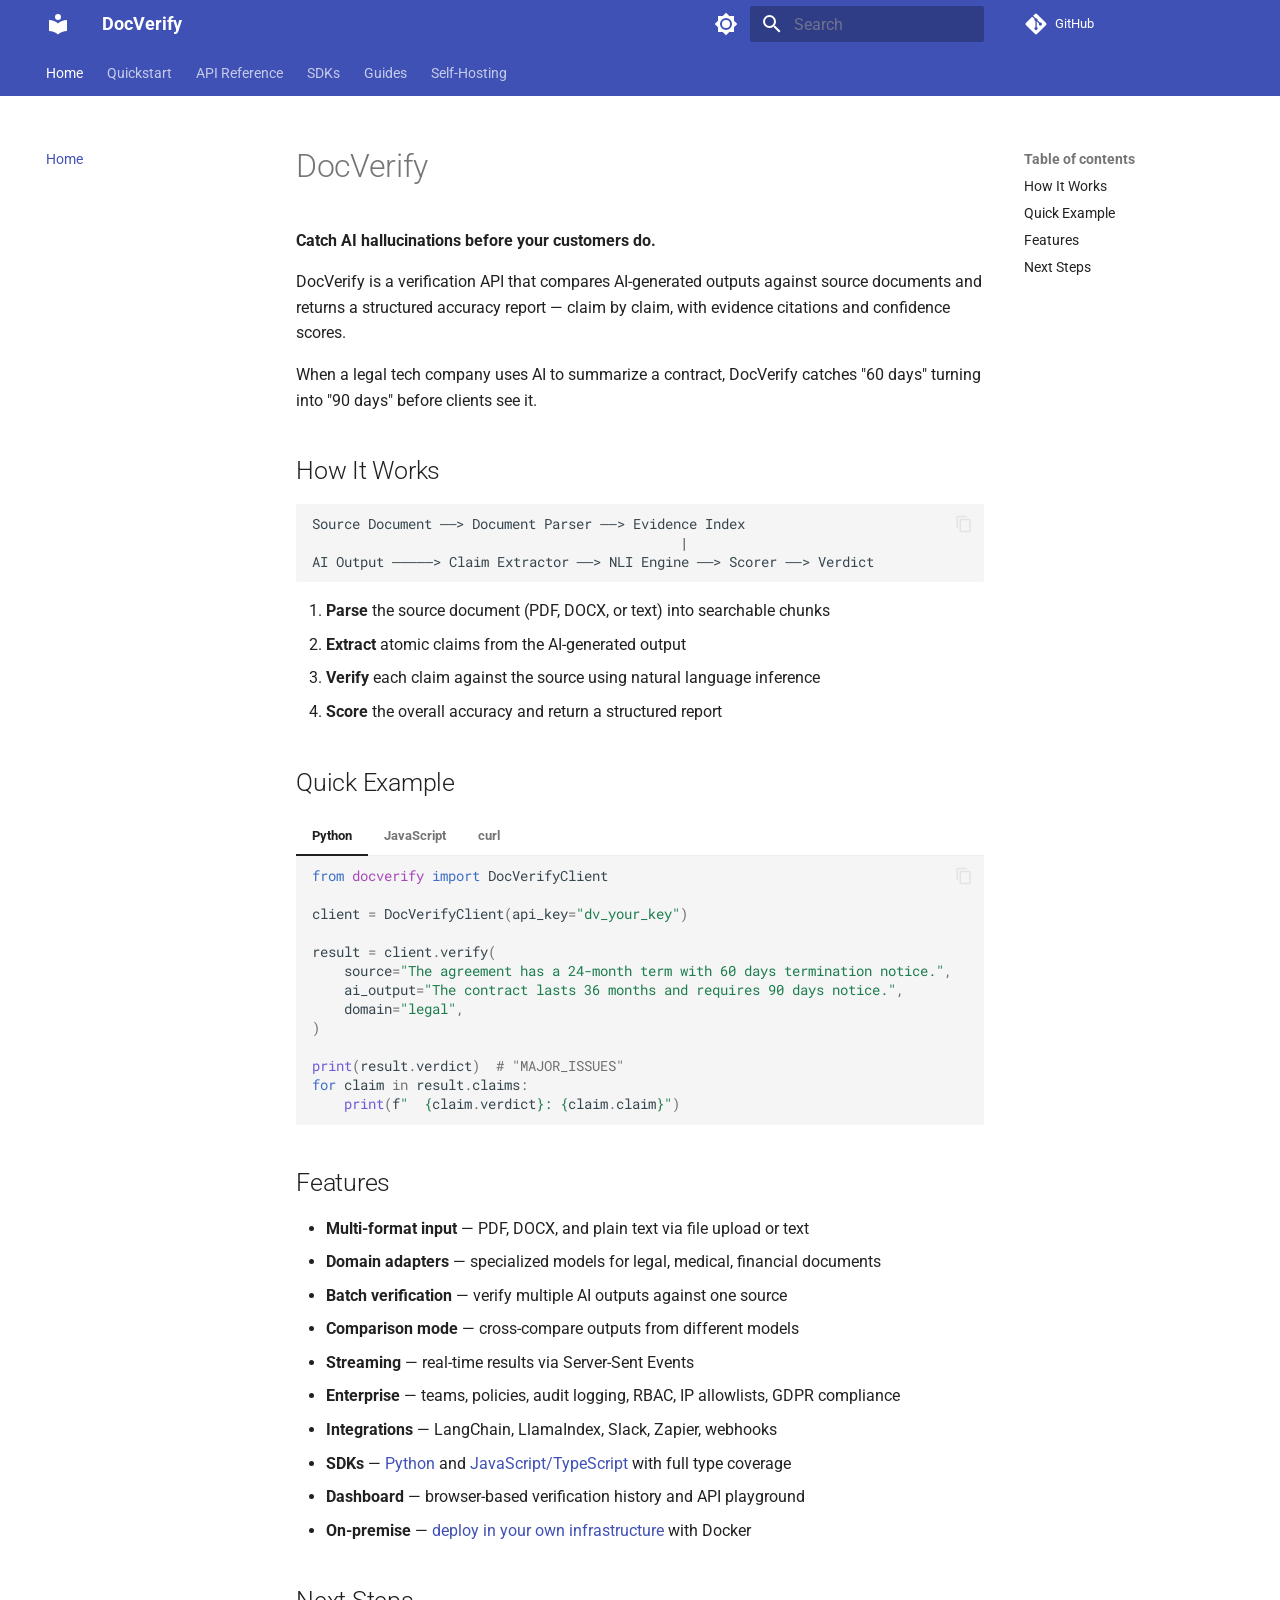
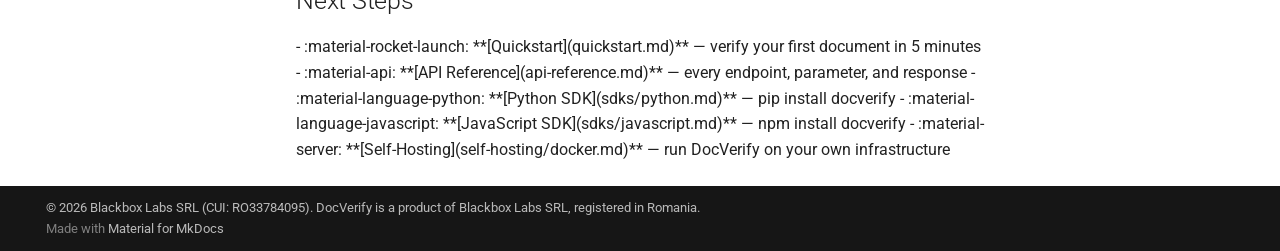
<file: index.html>
<!doctype html>
<html lang="en" class="no-js">
  <head>
    
      <meta charset="utf-8">
      <meta name="viewport" content="width=device-width,initial-scale=1">
      
        <meta name="description" content="Catch AI hallucinations before your customers do">
      
      
      
        <link rel="canonical" href="https://docs.docverify.dev/">
      
      
      
        <link rel="next" href="quickstart/">
      
      
      <link rel="icon" href="assets/images/favicon.png">
      <meta name="generator" content="mkdocs-1.6.1, mkdocs-material-9.6.4">
    
    
      
        <title>DocVerify</title>
      
    
    
      <link rel="stylesheet" href="assets/stylesheets/main.8608ea7d.min.css">
      
        
        <link rel="stylesheet" href="assets/stylesheets/palette.06af60db.min.css">
      
      


    
    
      
    
    
      
        
        
        <link rel="preconnect" href="https://fonts.gstatic.com" crossorigin>
        <link rel="stylesheet" href="https://fonts.googleapis.com/css?family=Roboto:300,300i,400,400i,700,700i%7CRoboto+Mono:400,400i,700,700i&display=fallback">
        <style>:root{--md-text-font:"Roboto";--md-code-font:"Roboto Mono"}</style>
      
    
    
      <link rel="stylesheet" href="assets/stylesheets/extra.css">
    
    <script>__md_scope=new URL(".",location),__md_hash=e=>[...e].reduce(((e,_)=>(e<<5)-e+_.charCodeAt(0)),0),__md_get=(e,_=localStorage,t=__md_scope)=>JSON.parse(_.getItem(t.pathname+"."+e)),__md_set=(e,_,t=localStorage,a=__md_scope)=>{try{t.setItem(a.pathname+"."+e,JSON.stringify(_))}catch(e){}}</script>
    
      

    
    
    
  </head>
  
  
    
    
      
    
    
    
    
    <body dir="ltr" data-md-color-scheme="default" data-md-color-primary="indigo" data-md-color-accent="indigo">
  
    
    <input class="md-toggle" data-md-toggle="drawer" type="checkbox" id="__drawer" autocomplete="off">
    <input class="md-toggle" data-md-toggle="search" type="checkbox" id="__search" autocomplete="off">
    <label class="md-overlay" for="__drawer"></label>
    <div data-md-component="skip">
      
        
        <a href="#docverify" class="md-skip">
          Skip to content
        </a>
      
    </div>
    <div data-md-component="announce">
      
    </div>
    
    
      

<header class="md-header" data-md-component="header">
  <nav class="md-header__inner md-grid" aria-label="Header">
    <a href="." title="DocVerify" class="md-header__button md-logo" aria-label="DocVerify" data-md-component="logo">
      
  
  <svg xmlns="http://www.w3.org/2000/svg" viewBox="0 0 24 24"><path d="M12 8a3 3 0 0 0 3-3 3 3 0 0 0-3-3 3 3 0 0 0-3 3 3 3 0 0 0 3 3m0 3.54C9.64 9.35 6.5 8 3 8v11c3.5 0 6.64 1.35 9 3.54 2.36-2.19 5.5-3.54 9-3.54V8c-3.5 0-6.64 1.35-9 3.54"/></svg>

    </a>
    <label class="md-header__button md-icon" for="__drawer">
      
      <svg xmlns="http://www.w3.org/2000/svg" viewBox="0 0 24 24"><path d="M3 6h18v2H3zm0 5h18v2H3zm0 5h18v2H3z"/></svg>
    </label>
    <div class="md-header__title" data-md-component="header-title">
      <div class="md-header__ellipsis">
        <div class="md-header__topic">
          <span class="md-ellipsis">
            DocVerify
          </span>
        </div>
        <div class="md-header__topic" data-md-component="header-topic">
          <span class="md-ellipsis">
            
              Home
            
          </span>
        </div>
      </div>
    </div>
    
      
        <form class="md-header__option" data-md-component="palette">
  
    
    
    
    <input class="md-option" data-md-color-media="" data-md-color-scheme="default" data-md-color-primary="indigo" data-md-color-accent="indigo"  aria-label="Switch to dark mode"  type="radio" name="__palette" id="__palette_0">
    
      <label class="md-header__button md-icon" title="Switch to dark mode" for="__palette_1" hidden>
        <svg xmlns="http://www.w3.org/2000/svg" viewBox="0 0 24 24"><path d="M12 8a4 4 0 0 0-4 4 4 4 0 0 0 4 4 4 4 0 0 0 4-4 4 4 0 0 0-4-4m0 10a6 6 0 0 1-6-6 6 6 0 0 1 6-6 6 6 0 0 1 6 6 6 6 0 0 1-6 6m8-9.31V4h-4.69L12 .69 8.69 4H4v4.69L.69 12 4 15.31V20h4.69L12 23.31 15.31 20H20v-4.69L23.31 12z"/></svg>
      </label>
    
  
    
    
    
    <input class="md-option" data-md-color-media="" data-md-color-scheme="slate" data-md-color-primary="indigo" data-md-color-accent="indigo"  aria-label="Switch to light mode"  type="radio" name="__palette" id="__palette_1">
    
      <label class="md-header__button md-icon" title="Switch to light mode" for="__palette_0" hidden>
        <svg xmlns="http://www.w3.org/2000/svg" viewBox="0 0 24 24"><path d="M12 18c-.89 0-1.74-.2-2.5-.55C11.56 16.5 13 14.42 13 12s-1.44-4.5-3.5-5.45C10.26 6.2 11.11 6 12 6a6 6 0 0 1 6 6 6 6 0 0 1-6 6m8-9.31V4h-4.69L12 .69 8.69 4H4v4.69L.69 12 4 15.31V20h4.69L12 23.31 15.31 20H20v-4.69L23.31 12z"/></svg>
      </label>
    
  
</form>
      
    
    
      <script>var palette=__md_get("__palette");if(palette&&palette.color){if("(prefers-color-scheme)"===palette.color.media){var media=matchMedia("(prefers-color-scheme: light)"),input=document.querySelector(media.matches?"[data-md-color-media='(prefers-color-scheme: light)']":"[data-md-color-media='(prefers-color-scheme: dark)']");palette.color.media=input.getAttribute("data-md-color-media"),palette.color.scheme=input.getAttribute("data-md-color-scheme"),palette.color.primary=input.getAttribute("data-md-color-primary"),palette.color.accent=input.getAttribute("data-md-color-accent")}for(var[key,value]of Object.entries(palette.color))document.body.setAttribute("data-md-color-"+key,value)}</script>
    
    
    
      <label class="md-header__button md-icon" for="__search">
        
        <svg xmlns="http://www.w3.org/2000/svg" viewBox="0 0 24 24"><path d="M9.5 3A6.5 6.5 0 0 1 16 9.5c0 1.61-.59 3.09-1.56 4.23l.27.27h.79l5 5-1.5 1.5-5-5v-.79l-.27-.27A6.52 6.52 0 0 1 9.5 16 6.5 6.5 0 0 1 3 9.5 6.5 6.5 0 0 1 9.5 3m0 2C7 5 5 7 5 9.5S7 14 9.5 14 14 12 14 9.5 12 5 9.5 5"/></svg>
      </label>
      <div class="md-search" data-md-component="search" role="dialog">
  <label class="md-search__overlay" for="__search"></label>
  <div class="md-search__inner" role="search">
    <form class="md-search__form" name="search">
      <input type="text" class="md-search__input" name="query" aria-label="Search" placeholder="Search" autocapitalize="off" autocorrect="off" autocomplete="off" spellcheck="false" data-md-component="search-query" required>
      <label class="md-search__icon md-icon" for="__search">
        
        <svg xmlns="http://www.w3.org/2000/svg" viewBox="0 0 24 24"><path d="M9.5 3A6.5 6.5 0 0 1 16 9.5c0 1.61-.59 3.09-1.56 4.23l.27.27h.79l5 5-1.5 1.5-5-5v-.79l-.27-.27A6.52 6.52 0 0 1 9.5 16 6.5 6.5 0 0 1 3 9.5 6.5 6.5 0 0 1 9.5 3m0 2C7 5 5 7 5 9.5S7 14 9.5 14 14 12 14 9.5 12 5 9.5 5"/></svg>
        
        <svg xmlns="http://www.w3.org/2000/svg" viewBox="0 0 24 24"><path d="M20 11v2H8l5.5 5.5-1.42 1.42L4.16 12l7.92-7.92L13.5 5.5 8 11z"/></svg>
      </label>
      <nav class="md-search__options" aria-label="Search">
        
        <button type="reset" class="md-search__icon md-icon" title="Clear" aria-label="Clear" tabindex="-1">
          
          <svg xmlns="http://www.w3.org/2000/svg" viewBox="0 0 24 24"><path d="M19 6.41 17.59 5 12 10.59 6.41 5 5 6.41 10.59 12 5 17.59 6.41 19 12 13.41 17.59 19 19 17.59 13.41 12z"/></svg>
        </button>
      </nav>
      
        <div class="md-search__suggest" data-md-component="search-suggest"></div>
      
    </form>
    <div class="md-search__output">
      <div class="md-search__scrollwrap" tabindex="0" data-md-scrollfix>
        <div class="md-search-result" data-md-component="search-result">
          <div class="md-search-result__meta">
            Initializing search
          </div>
          <ol class="md-search-result__list" role="presentation"></ol>
        </div>
      </div>
    </div>
  </div>
</div>
    
    
      <div class="md-header__source">
        <a href="https://github.com/docverifyai/docs" title="Go to repository" class="md-source" data-md-component="source">
  <div class="md-source__icon md-icon">
    
    <svg xmlns="http://www.w3.org/2000/svg" viewBox="0 0 448 512"><!--! Font Awesome Free 6.7.2 by @fontawesome - https://fontawesome.com License - https://fontawesome.com/license/free (Icons: CC BY 4.0, Fonts: SIL OFL 1.1, Code: MIT License) Copyright 2024 Fonticons, Inc.--><path d="M439.55 236.05 244 40.45a28.87 28.87 0 0 0-40.81 0l-40.66 40.63 51.52 51.52c27.06-9.14 52.68 16.77 43.39 43.68l49.66 49.66c34.23-11.8 61.18 31 35.47 56.69-26.49 26.49-70.21-2.87-56-37.34L240.22 199v121.85c25.3 12.54 22.26 41.85 9.08 55a34.34 34.34 0 0 1-48.55 0c-17.57-17.6-11.07-46.91 11.25-56v-123c-20.8-8.51-24.6-30.74-18.64-45L142.57 101 8.45 235.14a28.86 28.86 0 0 0 0 40.81l195.61 195.6a28.86 28.86 0 0 0 40.8 0l194.69-194.69a28.86 28.86 0 0 0 0-40.81"/></svg>
  </div>
  <div class="md-source__repository">
    GitHub
  </div>
</a>
      </div>
    
  </nav>
  
</header>
    
    <div class="md-container" data-md-component="container">
      
      
        
          
            
<nav class="md-tabs" aria-label="Tabs" data-md-component="tabs">
  <div class="md-grid">
    <ul class="md-tabs__list">
      
        
  
  
    
  
  
    <li class="md-tabs__item md-tabs__item--active">
      <a href="." class="md-tabs__link">
        
  
    
  
  Home

      </a>
    </li>
  

      
        
  
  
  
    <li class="md-tabs__item">
      <a href="quickstart/" class="md-tabs__link">
        
  
    
  
  Quickstart

      </a>
    </li>
  

      
        
  
  
  
    <li class="md-tabs__item">
      <a href="api-reference/" class="md-tabs__link">
        
  
    
  
  API Reference

      </a>
    </li>
  

      
        
  
  
  
    
    
      <li class="md-tabs__item">
        <a href="sdks/python/" class="md-tabs__link">
          
  
  SDKs

        </a>
      </li>
    
  

      
        
  
  
  
    
    
      <li class="md-tabs__item">
        <a href="guides/file-upload/" class="md-tabs__link">
          
  
  Guides

        </a>
      </li>
    
  

      
        
  
  
  
    
    
      <li class="md-tabs__item">
        <a href="self-hosting/docker/" class="md-tabs__link">
          
  
  Self-Hosting

        </a>
      </li>
    
  

      
    </ul>
  </div>
</nav>
          
        
      
      <main class="md-main" data-md-component="main">
        <div class="md-main__inner md-grid">
          
            
              
              <div class="md-sidebar md-sidebar--primary" data-md-component="sidebar" data-md-type="navigation" >
                <div class="md-sidebar__scrollwrap">
                  <div class="md-sidebar__inner">
                    


  


<nav class="md-nav md-nav--primary md-nav--lifted" aria-label="Navigation" data-md-level="0">
  <label class="md-nav__title" for="__drawer">
    <a href="." title="DocVerify" class="md-nav__button md-logo" aria-label="DocVerify" data-md-component="logo">
      
  
  <svg xmlns="http://www.w3.org/2000/svg" viewBox="0 0 24 24"><path d="M12 8a3 3 0 0 0 3-3 3 3 0 0 0-3-3 3 3 0 0 0-3 3 3 3 0 0 0 3 3m0 3.54C9.64 9.35 6.5 8 3 8v11c3.5 0 6.64 1.35 9 3.54 2.36-2.19 5.5-3.54 9-3.54V8c-3.5 0-6.64 1.35-9 3.54"/></svg>

    </a>
    DocVerify
  </label>
  
    <div class="md-nav__source">
      <a href="https://github.com/docverifyai/docs" title="Go to repository" class="md-source" data-md-component="source">
  <div class="md-source__icon md-icon">
    
    <svg xmlns="http://www.w3.org/2000/svg" viewBox="0 0 448 512"><!--! Font Awesome Free 6.7.2 by @fontawesome - https://fontawesome.com License - https://fontawesome.com/license/free (Icons: CC BY 4.0, Fonts: SIL OFL 1.1, Code: MIT License) Copyright 2024 Fonticons, Inc.--><path d="M439.55 236.05 244 40.45a28.87 28.87 0 0 0-40.81 0l-40.66 40.63 51.52 51.52c27.06-9.14 52.68 16.77 43.39 43.68l49.66 49.66c34.23-11.8 61.18 31 35.47 56.69-26.49 26.49-70.21-2.87-56-37.34L240.22 199v121.85c25.3 12.54 22.26 41.85 9.08 55a34.34 34.34 0 0 1-48.55 0c-17.57-17.6-11.07-46.91 11.25-56v-123c-20.8-8.51-24.6-30.74-18.64-45L142.57 101 8.45 235.14a28.86 28.86 0 0 0 0 40.81l195.61 195.6a28.86 28.86 0 0 0 40.8 0l194.69-194.69a28.86 28.86 0 0 0 0-40.81"/></svg>
  </div>
  <div class="md-source__repository">
    GitHub
  </div>
</a>
    </div>
  
  <ul class="md-nav__list" data-md-scrollfix>
    
      
      
  
  
    
  
  
  
    <li class="md-nav__item md-nav__item--active">
      
      <input class="md-nav__toggle md-toggle" type="checkbox" id="__toc">
      
      
        
      
      
        <label class="md-nav__link md-nav__link--active" for="__toc">
          
  
  <span class="md-ellipsis">
    Home
    
  </span>
  

          <span class="md-nav__icon md-icon"></span>
        </label>
      
      <a href="." class="md-nav__link md-nav__link--active">
        
  
  <span class="md-ellipsis">
    Home
    
  </span>
  

      </a>
      
        

<nav class="md-nav md-nav--secondary" aria-label="Table of contents">
  
  
  
    
  
  
    <label class="md-nav__title" for="__toc">
      <span class="md-nav__icon md-icon"></span>
      Table of contents
    </label>
    <ul class="md-nav__list" data-md-component="toc" data-md-scrollfix>
      
        <li class="md-nav__item">
  <a href="#how-it-works" class="md-nav__link">
    <span class="md-ellipsis">
      How It Works
    </span>
  </a>
  
</li>
      
        <li class="md-nav__item">
  <a href="#quick-example" class="md-nav__link">
    <span class="md-ellipsis">
      Quick Example
    </span>
  </a>
  
</li>
      
        <li class="md-nav__item">
  <a href="#features" class="md-nav__link">
    <span class="md-ellipsis">
      Features
    </span>
  </a>
  
</li>
      
        <li class="md-nav__item">
  <a href="#next-steps" class="md-nav__link">
    <span class="md-ellipsis">
      Next Steps
    </span>
  </a>
  
</li>
      
    </ul>
  
</nav>
      
    </li>
  

    
      
      
  
  
  
  
    <li class="md-nav__item">
      <a href="quickstart/" class="md-nav__link">
        
  
  <span class="md-ellipsis">
    Quickstart
    
  </span>
  

      </a>
    </li>
  

    
      
      
  
  
  
  
    <li class="md-nav__item">
      <a href="api-reference/" class="md-nav__link">
        
  
  <span class="md-ellipsis">
    API Reference
    
  </span>
  

      </a>
    </li>
  

    
      
      
  
  
  
  
    
    
    
      
      
        
      
    
    
    <li class="md-nav__item md-nav__item--nested">
      
        
        
          
        
        <input class="md-nav__toggle md-toggle md-toggle--indeterminate" type="checkbox" id="__nav_4" >
        
          
          <label class="md-nav__link" for="__nav_4" id="__nav_4_label" tabindex="0">
            
  
  <span class="md-ellipsis">
    SDKs
    
  </span>
  

            <span class="md-nav__icon md-icon"></span>
          </label>
        
        <nav class="md-nav" data-md-level="1" aria-labelledby="__nav_4_label" aria-expanded="false">
          <label class="md-nav__title" for="__nav_4">
            <span class="md-nav__icon md-icon"></span>
            SDKs
          </label>
          <ul class="md-nav__list" data-md-scrollfix>
            
              
                
  
  
  
  
    <li class="md-nav__item">
      <a href="sdks/python/" class="md-nav__link">
        
  
  <span class="md-ellipsis">
    Python
    
  </span>
  

      </a>
    </li>
  

              
            
              
                
  
  
  
  
    <li class="md-nav__item">
      <a href="sdks/javascript/" class="md-nav__link">
        
  
  <span class="md-ellipsis">
    JavaScript
    
  </span>
  

      </a>
    </li>
  

              
            
          </ul>
        </nav>
      
    </li>
  

    
      
      
  
  
  
  
    
    
    
      
      
        
      
    
    
    <li class="md-nav__item md-nav__item--nested">
      
        
        
          
        
        <input class="md-nav__toggle md-toggle md-toggle--indeterminate" type="checkbox" id="__nav_5" >
        
          
          <label class="md-nav__link" for="__nav_5" id="__nav_5_label" tabindex="0">
            
  
  <span class="md-ellipsis">
    Guides
    
  </span>
  

            <span class="md-nav__icon md-icon"></span>
          </label>
        
        <nav class="md-nav" data-md-level="1" aria-labelledby="__nav_5_label" aria-expanded="false">
          <label class="md-nav__title" for="__nav_5">
            <span class="md-nav__icon md-icon"></span>
            Guides
          </label>
          <ul class="md-nav__list" data-md-scrollfix>
            
              
                
  
  
  
  
    <li class="md-nav__item">
      <a href="guides/file-upload/" class="md-nav__link">
        
  
  <span class="md-ellipsis">
    File Upload
    
  </span>
  

      </a>
    </li>
  

              
            
              
                
  
  
  
  
    <li class="md-nav__item">
      <a href="guides/batch-verify/" class="md-nav__link">
        
  
  <span class="md-ellipsis">
    Batch & Compare
    
  </span>
  

      </a>
    </li>
  

              
            
              
                
  
  
  
  
    <li class="md-nav__item">
      <a href="guides/streaming/" class="md-nav__link">
        
  
  <span class="md-ellipsis">
    Streaming
    
  </span>
  

      </a>
    </li>
  

              
            
              
                
  
  
  
  
    <li class="md-nav__item">
      <a href="guides/enterprise/" class="md-nav__link">
        
  
  <span class="md-ellipsis">
    Enterprise
    
  </span>
  

      </a>
    </li>
  

              
            
          </ul>
        </nav>
      
    </li>
  

    
      
      
  
  
  
  
    
    
    
      
      
        
      
    
    
    <li class="md-nav__item md-nav__item--nested">
      
        
        
          
        
        <input class="md-nav__toggle md-toggle md-toggle--indeterminate" type="checkbox" id="__nav_6" >
        
          
          <label class="md-nav__link" for="__nav_6" id="__nav_6_label" tabindex="0">
            
  
  <span class="md-ellipsis">
    Self-Hosting
    
  </span>
  

            <span class="md-nav__icon md-icon"></span>
          </label>
        
        <nav class="md-nav" data-md-level="1" aria-labelledby="__nav_6_label" aria-expanded="false">
          <label class="md-nav__title" for="__nav_6">
            <span class="md-nav__icon md-icon"></span>
            Self-Hosting
          </label>
          <ul class="md-nav__list" data-md-scrollfix>
            
              
                
  
  
  
  
    <li class="md-nav__item">
      <a href="self-hosting/docker/" class="md-nav__link">
        
  
  <span class="md-ellipsis">
    Docker
    
  </span>
  

      </a>
    </li>
  

              
            
              
                
  
  
  
  
    <li class="md-nav__item">
      <a href="self-hosting/on-premise/" class="md-nav__link">
        
  
  <span class="md-ellipsis">
    On-Premise
    
  </span>
  

      </a>
    </li>
  

              
            
              
                
  
  
  
  
    <li class="md-nav__item">
      <a href="self-hosting/operations/" class="md-nav__link">
        
  
  <span class="md-ellipsis">
    Operations
    
  </span>
  

      </a>
    </li>
  

              
            
          </ul>
        </nav>
      
    </li>
  

    
  </ul>
</nav>
                  </div>
                </div>
              </div>
            
            
              
              <div class="md-sidebar md-sidebar--secondary" data-md-component="sidebar" data-md-type="toc" >
                <div class="md-sidebar__scrollwrap">
                  <div class="md-sidebar__inner">
                    

<nav class="md-nav md-nav--secondary" aria-label="Table of contents">
  
  
  
    
  
  
    <label class="md-nav__title" for="__toc">
      <span class="md-nav__icon md-icon"></span>
      Table of contents
    </label>
    <ul class="md-nav__list" data-md-component="toc" data-md-scrollfix>
      
        <li class="md-nav__item">
  <a href="#how-it-works" class="md-nav__link">
    <span class="md-ellipsis">
      How It Works
    </span>
  </a>
  
</li>
      
        <li class="md-nav__item">
  <a href="#quick-example" class="md-nav__link">
    <span class="md-ellipsis">
      Quick Example
    </span>
  </a>
  
</li>
      
        <li class="md-nav__item">
  <a href="#features" class="md-nav__link">
    <span class="md-ellipsis">
      Features
    </span>
  </a>
  
</li>
      
        <li class="md-nav__item">
  <a href="#next-steps" class="md-nav__link">
    <span class="md-ellipsis">
      Next Steps
    </span>
  </a>
  
</li>
      
    </ul>
  
</nav>
                  </div>
                </div>
              </div>
            
          
          
            <div class="md-content" data-md-component="content">
              <article class="md-content__inner md-typeset">
                
                  


  
  


<h1 id="docverify">DocVerify</h1>
<p><strong>Catch AI hallucinations before your customers do.</strong></p>
<p>DocVerify is a verification API that compares AI-generated outputs against source documents and returns a structured accuracy report — claim by claim, with evidence citations and confidence scores.</p>
<p>When a legal tech company uses AI to summarize a contract, DocVerify catches "60 days" turning into "90 days" before clients see it.</p>
<h2 id="how-it-works">How It Works</h2>
<div class="highlight"><pre><span></span><code><a id="__codelineno-0-1" name="__codelineno-0-1" href="#__codelineno-0-1"></a>Source Document ──&gt; Document Parser ──&gt; Evidence Index
<a id="__codelineno-0-2" name="__codelineno-0-2" href="#__codelineno-0-2"></a>                                              |
<a id="__codelineno-0-3" name="__codelineno-0-3" href="#__codelineno-0-3"></a>AI Output ─────&gt; Claim Extractor ──&gt; NLI Engine ──&gt; Scorer ──&gt; Verdict
</code></pre></div>
<ol>
<li><strong>Parse</strong> the source document (PDF, DOCX, or text) into searchable chunks</li>
<li><strong>Extract</strong> atomic claims from the AI-generated output</li>
<li><strong>Verify</strong> each claim against the source using natural language inference</li>
<li><strong>Score</strong> the overall accuracy and return a structured report</li>
</ol>
<h2 id="quick-example">Quick Example</h2>
<div class="tabbed-set tabbed-alternate" data-tabs="1:3"><input checked="checked" id="__tabbed_1_1" name="__tabbed_1" type="radio" /><input id="__tabbed_1_2" name="__tabbed_1" type="radio" /><input id="__tabbed_1_3" name="__tabbed_1" type="radio" /><div class="tabbed-labels"><label for="__tabbed_1_1">Python</label><label for="__tabbed_1_2">JavaScript</label><label for="__tabbed_1_3">curl</label></div>
<div class="tabbed-content">
<div class="tabbed-block">
<div class="highlight"><pre><span></span><code><a id="__codelineno-1-1" name="__codelineno-1-1" href="#__codelineno-1-1"></a><span class="kn">from</span><span class="w"> </span><span class="nn">docverify</span><span class="w"> </span><span class="kn">import</span> <span class="n">DocVerifyClient</span>
<a id="__codelineno-1-2" name="__codelineno-1-2" href="#__codelineno-1-2"></a>
<a id="__codelineno-1-3" name="__codelineno-1-3" href="#__codelineno-1-3"></a><span class="n">client</span> <span class="o">=</span> <span class="n">DocVerifyClient</span><span class="p">(</span><span class="n">api_key</span><span class="o">=</span><span class="s2">&quot;dv_your_key&quot;</span><span class="p">)</span>
<a id="__codelineno-1-4" name="__codelineno-1-4" href="#__codelineno-1-4"></a>
<a id="__codelineno-1-5" name="__codelineno-1-5" href="#__codelineno-1-5"></a><span class="n">result</span> <span class="o">=</span> <span class="n">client</span><span class="o">.</span><span class="n">verify</span><span class="p">(</span>
<a id="__codelineno-1-6" name="__codelineno-1-6" href="#__codelineno-1-6"></a>    <span class="n">source</span><span class="o">=</span><span class="s2">&quot;The agreement has a 24-month term with 60 days termination notice.&quot;</span><span class="p">,</span>
<a id="__codelineno-1-7" name="__codelineno-1-7" href="#__codelineno-1-7"></a>    <span class="n">ai_output</span><span class="o">=</span><span class="s2">&quot;The contract lasts 36 months and requires 90 days notice.&quot;</span><span class="p">,</span>
<a id="__codelineno-1-8" name="__codelineno-1-8" href="#__codelineno-1-8"></a>    <span class="n">domain</span><span class="o">=</span><span class="s2">&quot;legal&quot;</span><span class="p">,</span>
<a id="__codelineno-1-9" name="__codelineno-1-9" href="#__codelineno-1-9"></a><span class="p">)</span>
<a id="__codelineno-1-10" name="__codelineno-1-10" href="#__codelineno-1-10"></a>
<a id="__codelineno-1-11" name="__codelineno-1-11" href="#__codelineno-1-11"></a><span class="nb">print</span><span class="p">(</span><span class="n">result</span><span class="o">.</span><span class="n">verdict</span><span class="p">)</span>  <span class="c1"># &quot;MAJOR_ISSUES&quot;</span>
<a id="__codelineno-1-12" name="__codelineno-1-12" href="#__codelineno-1-12"></a><span class="k">for</span> <span class="n">claim</span> <span class="ow">in</span> <span class="n">result</span><span class="o">.</span><span class="n">claims</span><span class="p">:</span>
<a id="__codelineno-1-13" name="__codelineno-1-13" href="#__codelineno-1-13"></a>    <span class="nb">print</span><span class="p">(</span><span class="sa">f</span><span class="s2">&quot;  </span><span class="si">{</span><span class="n">claim</span><span class="o">.</span><span class="n">verdict</span><span class="si">}</span><span class="s2">: </span><span class="si">{</span><span class="n">claim</span><span class="o">.</span><span class="n">claim</span><span class="si">}</span><span class="s2">&quot;</span><span class="p">)</span>
</code></pre></div>
</div>
<div class="tabbed-block">
<div class="highlight"><pre><span></span><code><a id="__codelineno-2-1" name="__codelineno-2-1" href="#__codelineno-2-1"></a><span class="k">import</span><span class="w"> </span><span class="p">{</span><span class="w"> </span><span class="nx">DocVerifyClient</span><span class="w"> </span><span class="p">}</span><span class="w"> </span><span class="kr">from</span><span class="w"> </span><span class="s2">&quot;docverify&quot;</span><span class="p">;</span>
<a id="__codelineno-2-2" name="__codelineno-2-2" href="#__codelineno-2-2"></a>
<a id="__codelineno-2-3" name="__codelineno-2-3" href="#__codelineno-2-3"></a><span class="kd">const</span><span class="w"> </span><span class="nx">client</span><span class="w"> </span><span class="o">=</span><span class="w"> </span><span class="ow">new</span><span class="w"> </span><span class="nx">DocVerifyClient</span><span class="p">({</span><span class="w"> </span><span class="nx">apiKey</span><span class="o">:</span><span class="w"> </span><span class="s2">&quot;dv_your_key&quot;</span><span class="w"> </span><span class="p">});</span>
<a id="__codelineno-2-4" name="__codelineno-2-4" href="#__codelineno-2-4"></a><span class="kd">const</span><span class="w"> </span><span class="nx">result</span><span class="w"> </span><span class="o">=</span><span class="w"> </span><span class="k">await</span><span class="w"> </span><span class="nx">client</span><span class="p">.</span><span class="nx">verify</span><span class="p">({</span>
<a id="__codelineno-2-5" name="__codelineno-2-5" href="#__codelineno-2-5"></a><span class="w">  </span><span class="nx">source</span><span class="o">:</span><span class="w"> </span><span class="s2">&quot;The agreement has a 24-month term with 60 days termination notice.&quot;</span><span class="p">,</span>
<a id="__codelineno-2-6" name="__codelineno-2-6" href="#__codelineno-2-6"></a><span class="w">  </span><span class="nx">ai_output</span><span class="o">:</span><span class="w"> </span><span class="s2">&quot;The contract lasts 36 months and requires 90 days notice.&quot;</span><span class="p">,</span>
<a id="__codelineno-2-7" name="__codelineno-2-7" href="#__codelineno-2-7"></a><span class="w">  </span><span class="nx">domain</span><span class="o">:</span><span class="w"> </span><span class="s2">&quot;legal&quot;</span><span class="p">,</span>
<a id="__codelineno-2-8" name="__codelineno-2-8" href="#__codelineno-2-8"></a><span class="p">});</span>
<a id="__codelineno-2-9" name="__codelineno-2-9" href="#__codelineno-2-9"></a><span class="nx">console</span><span class="p">.</span><span class="nx">log</span><span class="p">(</span><span class="nx">result</span><span class="p">.</span><span class="nx">verdict</span><span class="p">);</span><span class="w"> </span><span class="c1">// &quot;MAJOR_ISSUES&quot;</span>
</code></pre></div>
</div>
<div class="tabbed-block">
<div class="highlight"><pre><span></span><code><a id="__codelineno-3-1" name="__codelineno-3-1" href="#__codelineno-3-1"></a>curl<span class="w"> </span>-X<span class="w"> </span>POST<span class="w"> </span>https://api.docverify.dev/v1/verify<span class="w"> </span><span class="se">\</span>
<a id="__codelineno-3-2" name="__codelineno-3-2" href="#__codelineno-3-2"></a><span class="w">  </span>-H<span class="w"> </span><span class="s2">&quot;Authorization: Bearer dv_your_key&quot;</span><span class="w"> </span><span class="se">\</span>
<a id="__codelineno-3-3" name="__codelineno-3-3" href="#__codelineno-3-3"></a><span class="w">  </span>-H<span class="w"> </span><span class="s2">&quot;Content-Type: application/json&quot;</span><span class="w"> </span><span class="se">\</span>
<a id="__codelineno-3-4" name="__codelineno-3-4" href="#__codelineno-3-4"></a><span class="w">  </span>-d<span class="w"> </span><span class="s1">&#39;{</span>
<a id="__codelineno-3-5" name="__codelineno-3-5" href="#__codelineno-3-5"></a><span class="s1">    &quot;source&quot;: &quot;The agreement has a 24-month term with 60 days termination notice.&quot;,</span>
<a id="__codelineno-3-6" name="__codelineno-3-6" href="#__codelineno-3-6"></a><span class="s1">    &quot;ai_output&quot;: &quot;The contract lasts 36 months and requires 90 days notice.&quot;,</span>
<a id="__codelineno-3-7" name="__codelineno-3-7" href="#__codelineno-3-7"></a><span class="s1">    &quot;domain&quot;: &quot;legal&quot;</span>
<a id="__codelineno-3-8" name="__codelineno-3-8" href="#__codelineno-3-8"></a><span class="s1">  }&#39;</span>
</code></pre></div>
</div>
</div>
</div>
<h2 id="features">Features</h2>
<ul>
<li><strong>Multi-format input</strong> — PDF, DOCX, and plain text via file upload or text</li>
<li><strong>Domain adapters</strong> — specialized models for legal, medical, financial documents</li>
<li><strong>Batch verification</strong> — verify multiple AI outputs against one source</li>
<li><strong>Comparison mode</strong> — cross-compare outputs from different models</li>
<li><strong>Streaming</strong> — real-time results via Server-Sent Events</li>
<li><strong>Enterprise</strong> — teams, policies, audit logging, RBAC, IP allowlists, GDPR compliance</li>
<li><strong>Integrations</strong> — LangChain, LlamaIndex, Slack, Zapier, webhooks</li>
<li><strong>SDKs</strong> — <a href="sdks/python/">Python</a> and <a href="sdks/javascript/">JavaScript/TypeScript</a> with full type coverage</li>
<li><strong>Dashboard</strong> — browser-based verification history and API playground</li>
<li><strong>On-premise</strong> — <a href="self-hosting/docker/">deploy in your own infrastructure</a> with Docker</li>
</ul>
<h2 id="next-steps">Next Steps</h2>
<div class="grid cards" markdown>

- :material-rocket-launch: **[Quickstart](quickstart.md)** — verify your first document in 5 minutes
- :material-api: **[API Reference](api-reference.md)** — every endpoint, parameter, and response
- :material-language-python: **[Python SDK](sdks/python.md)** — pip install docverify
- :material-language-javascript: **[JavaScript SDK](sdks/javascript.md)** — npm install docverify
- :material-server: **[Self-Hosting](self-hosting/docker.md)** — run DocVerify on your own infrastructure

</div>












                
              </article>
            </div>
          
          
<script>var target=document.getElementById(location.hash.slice(1));target&&target.name&&(target.checked=target.name.startsWith("__tabbed_"))</script>
        </div>
        
      </main>
      
        <footer class="md-footer">
  
  <div class="md-footer-meta md-typeset">
    <div class="md-footer-meta__inner md-grid">
      <div class="md-copyright">
  
    <div class="md-copyright__highlight">
      &copy; 2026 Blackbox Labs SRL (CUI: RO33784095). DocVerify is a product of Blackbox Labs SRL, registered in Romania.
    </div>
  
  
    Made with
    <a href="https://squidfunk.github.io/mkdocs-material/" target="_blank" rel="noopener">
      Material for MkDocs
    </a>
  
</div>
      
    </div>
  </div>
</footer>
      
    </div>
    <div class="md-dialog" data-md-component="dialog">
      <div class="md-dialog__inner md-typeset"></div>
    </div>
    
    
    <script id="__config" type="application/json">{"base": ".", "features": ["navigation.tabs", "navigation.sections", "navigation.expand", "content.code.copy", "search.suggest", "search.highlight"], "search": "assets/javascripts/workers/search.f8cc74c7.min.js", "translations": {"clipboard.copied": "Copied to clipboard", "clipboard.copy": "Copy to clipboard", "search.result.more.one": "1 more on this page", "search.result.more.other": "# more on this page", "search.result.none": "No matching documents", "search.result.one": "1 matching document", "search.result.other": "# matching documents", "search.result.placeholder": "Type to start searching", "search.result.term.missing": "Missing", "select.version": "Select version"}}</script>
    
    
      <script src="assets/javascripts/bundle.f1b6f286.min.js"></script>
      
    
  </body>
</html>
</file>
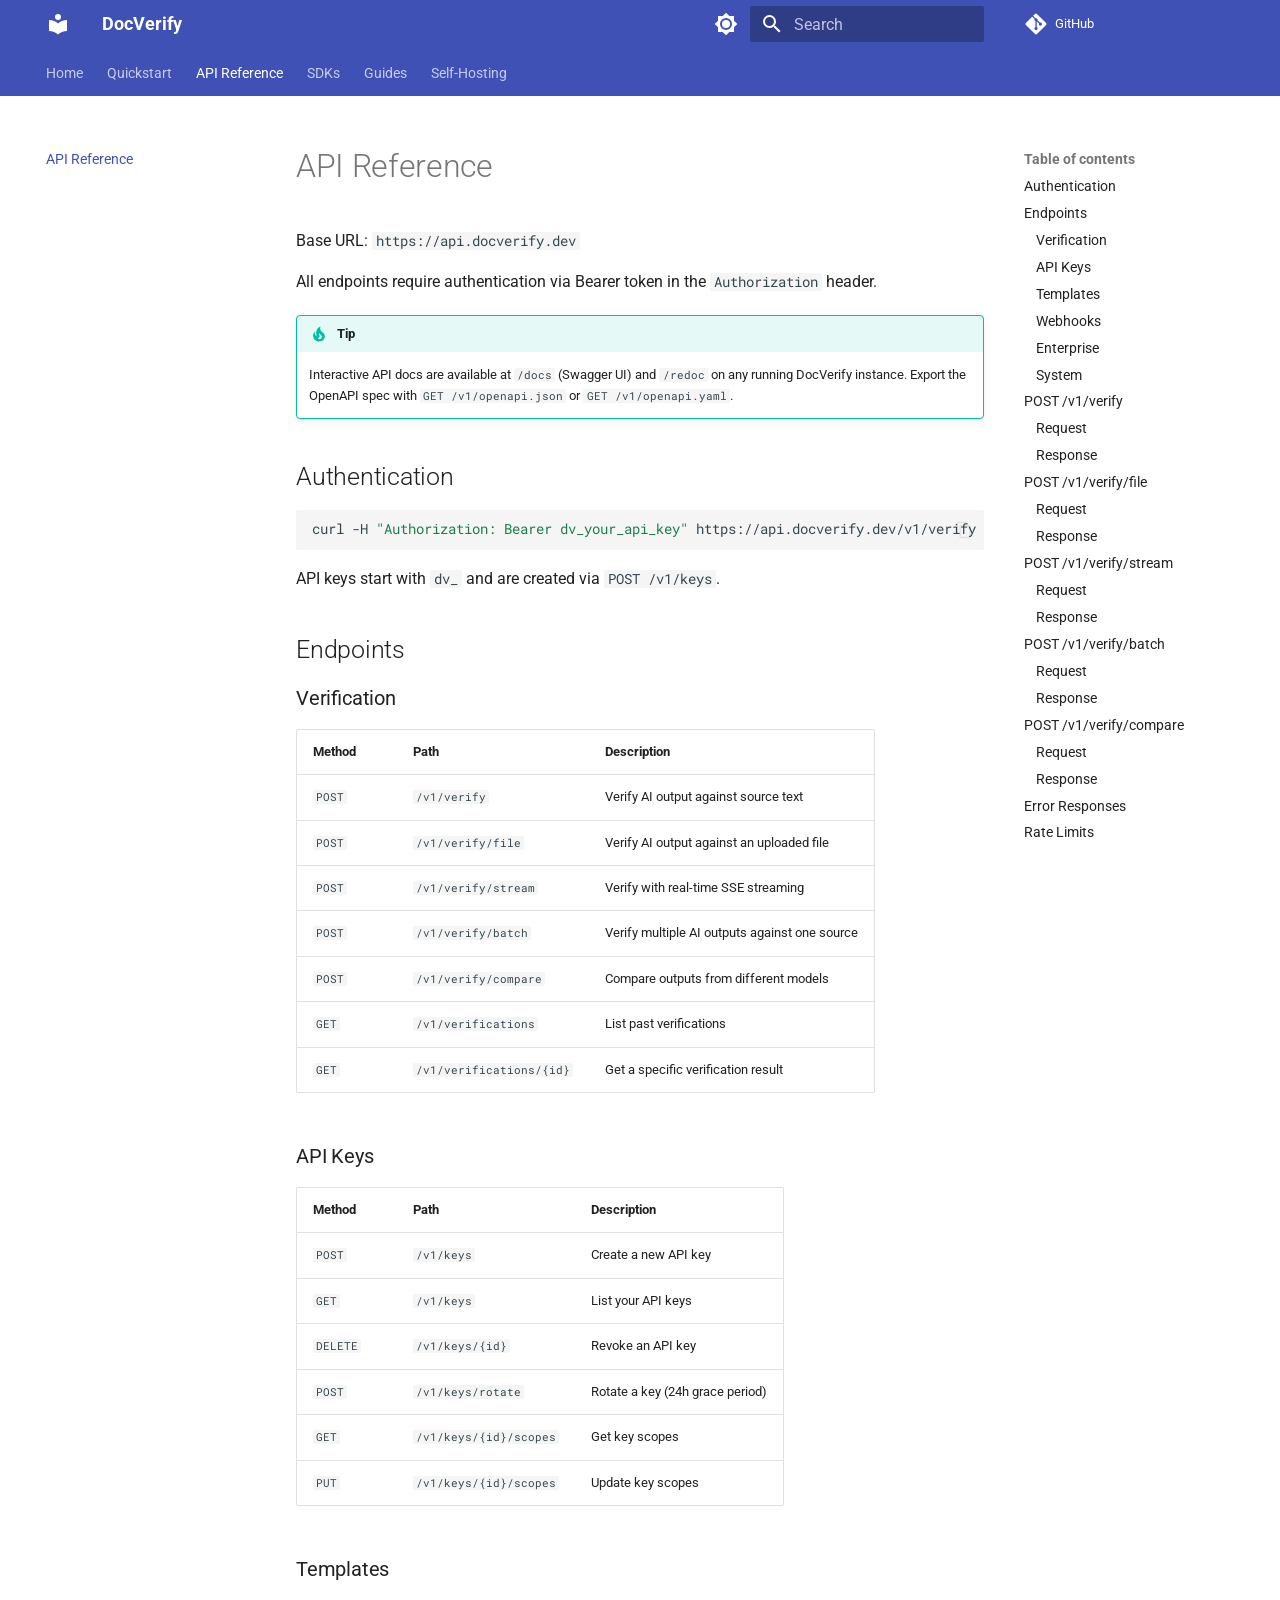
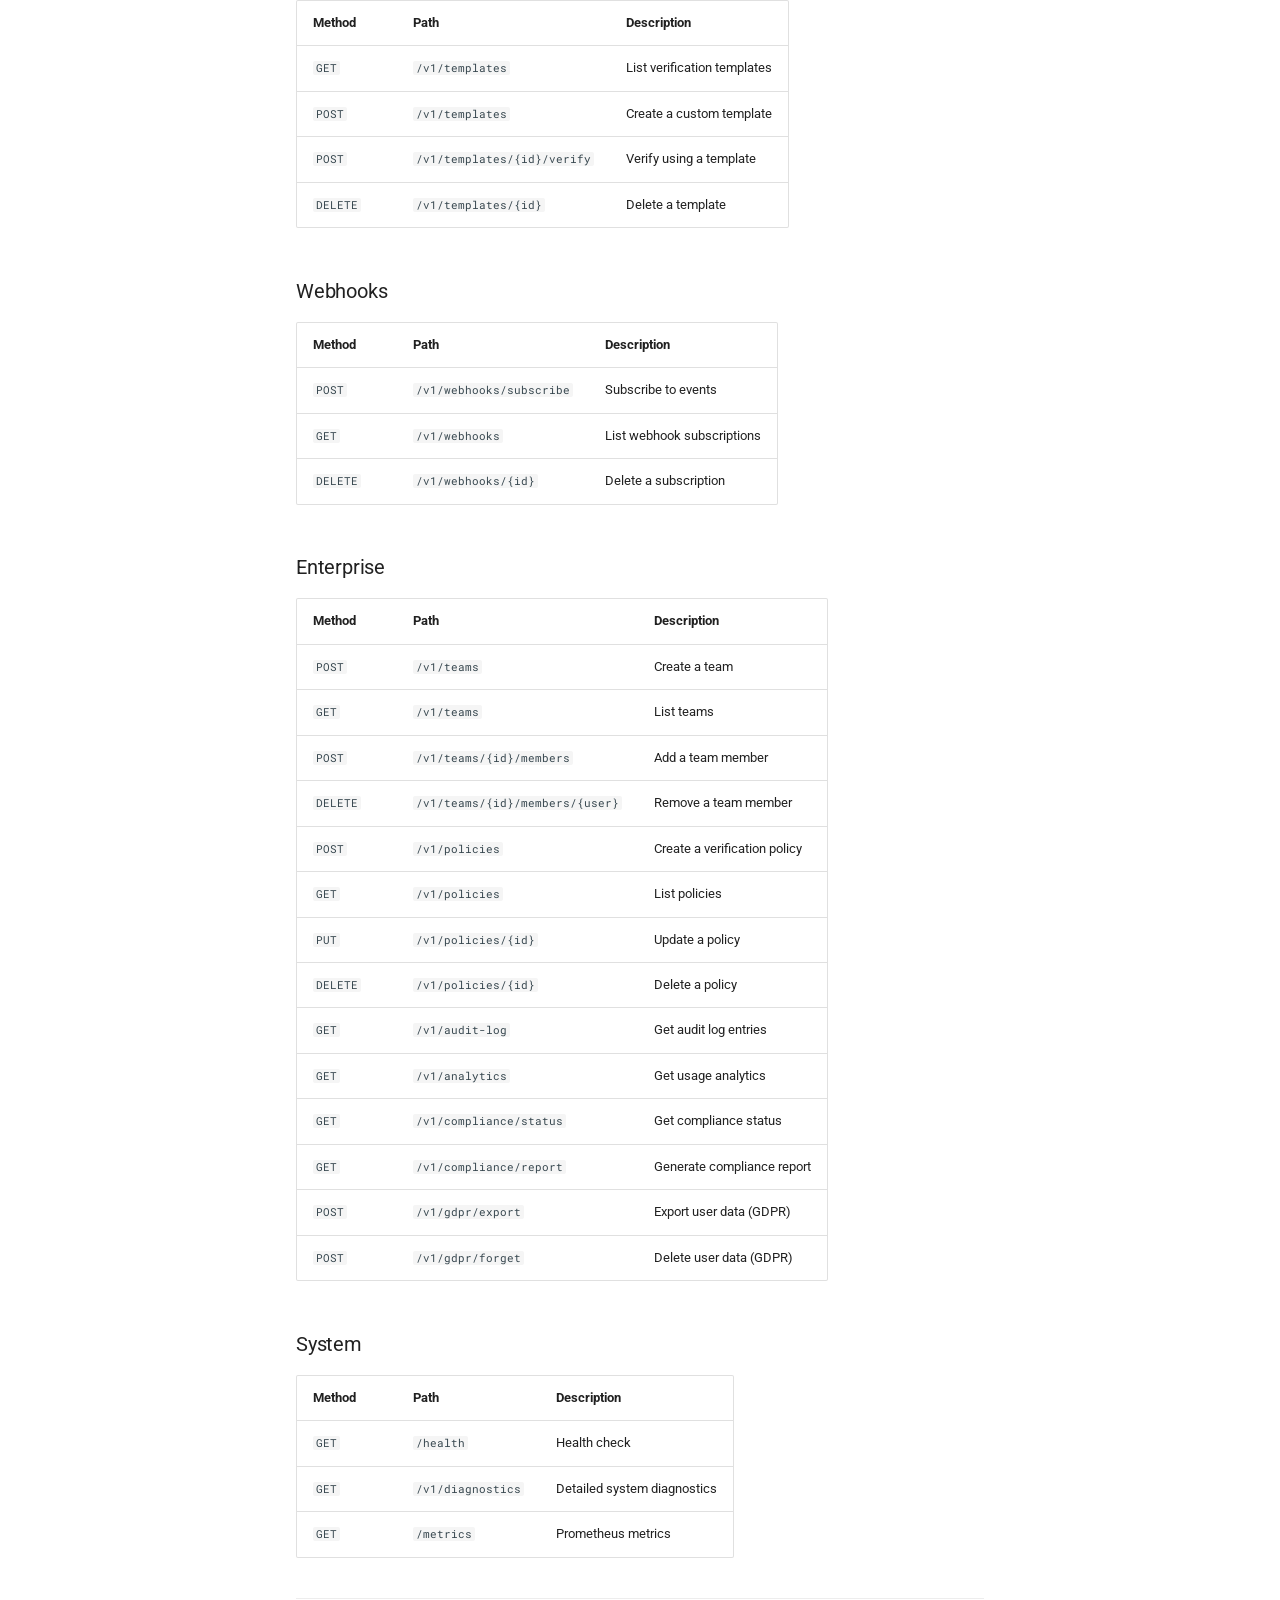
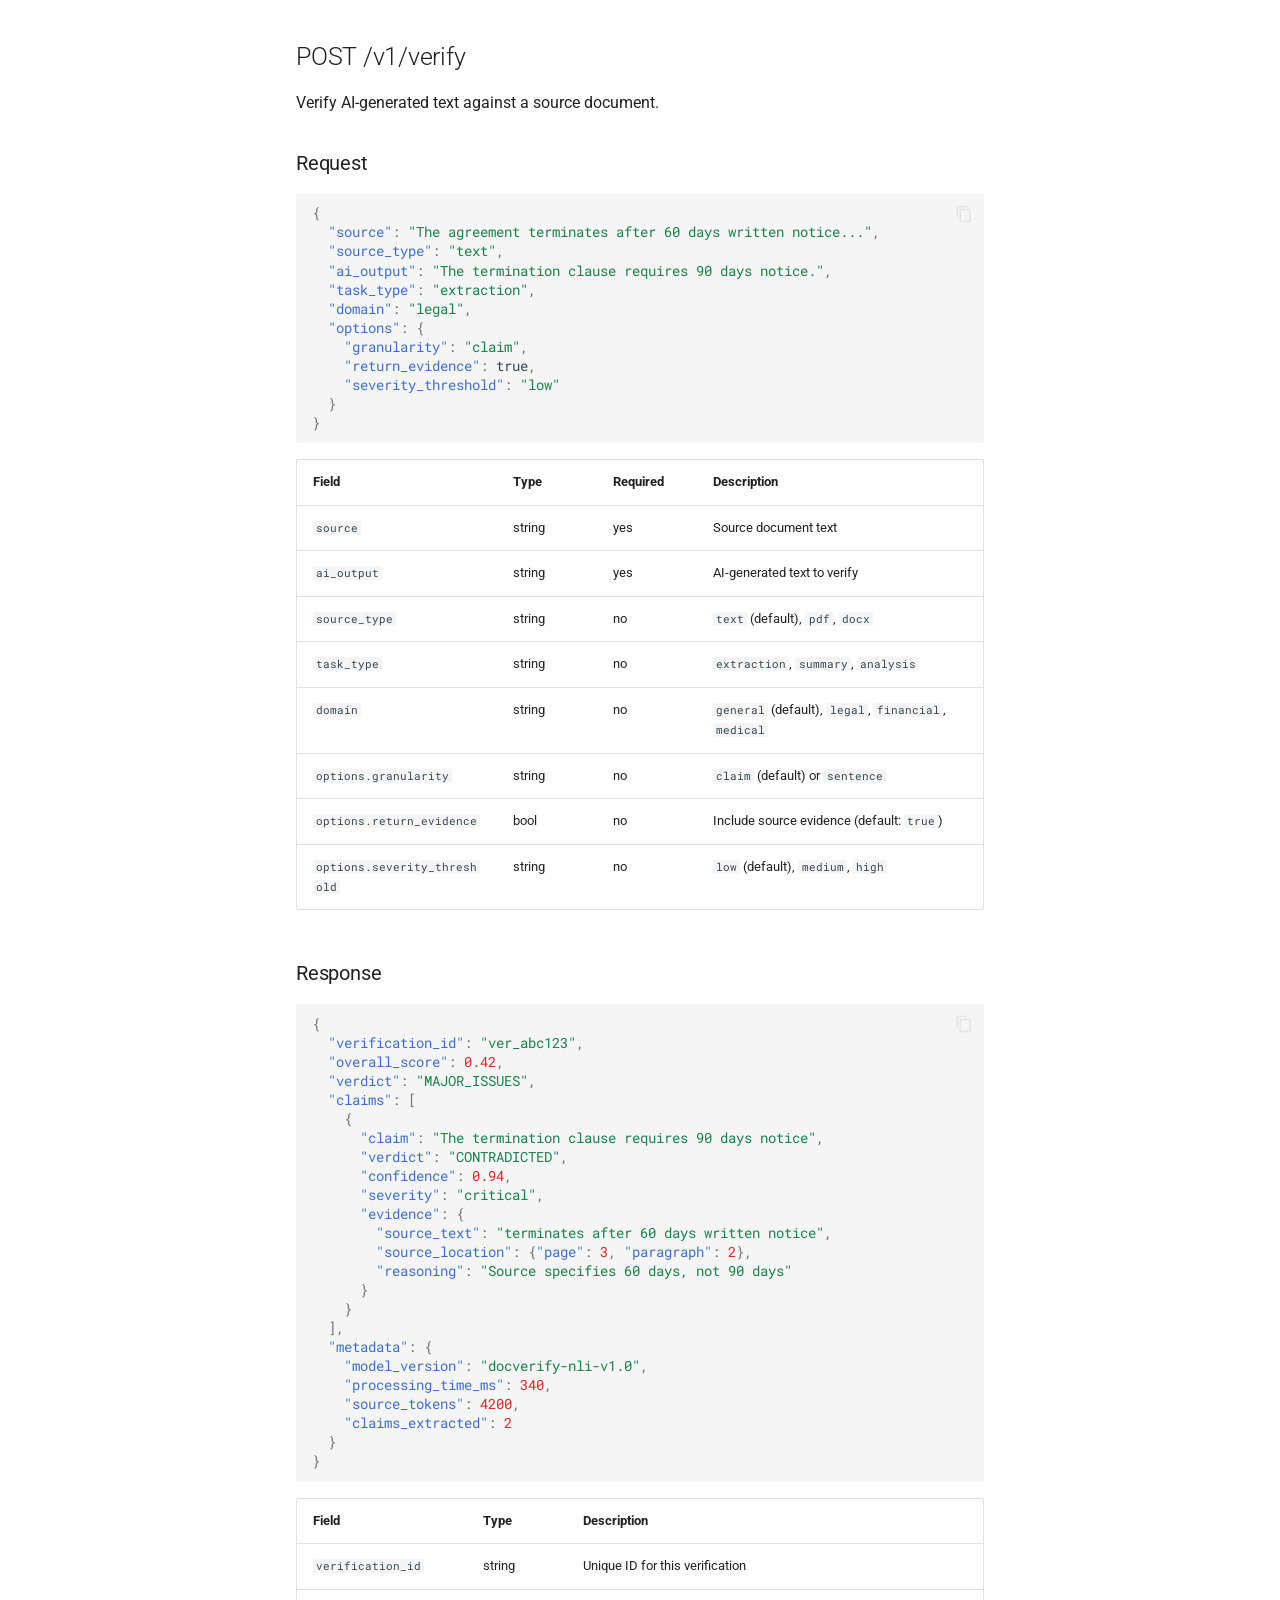
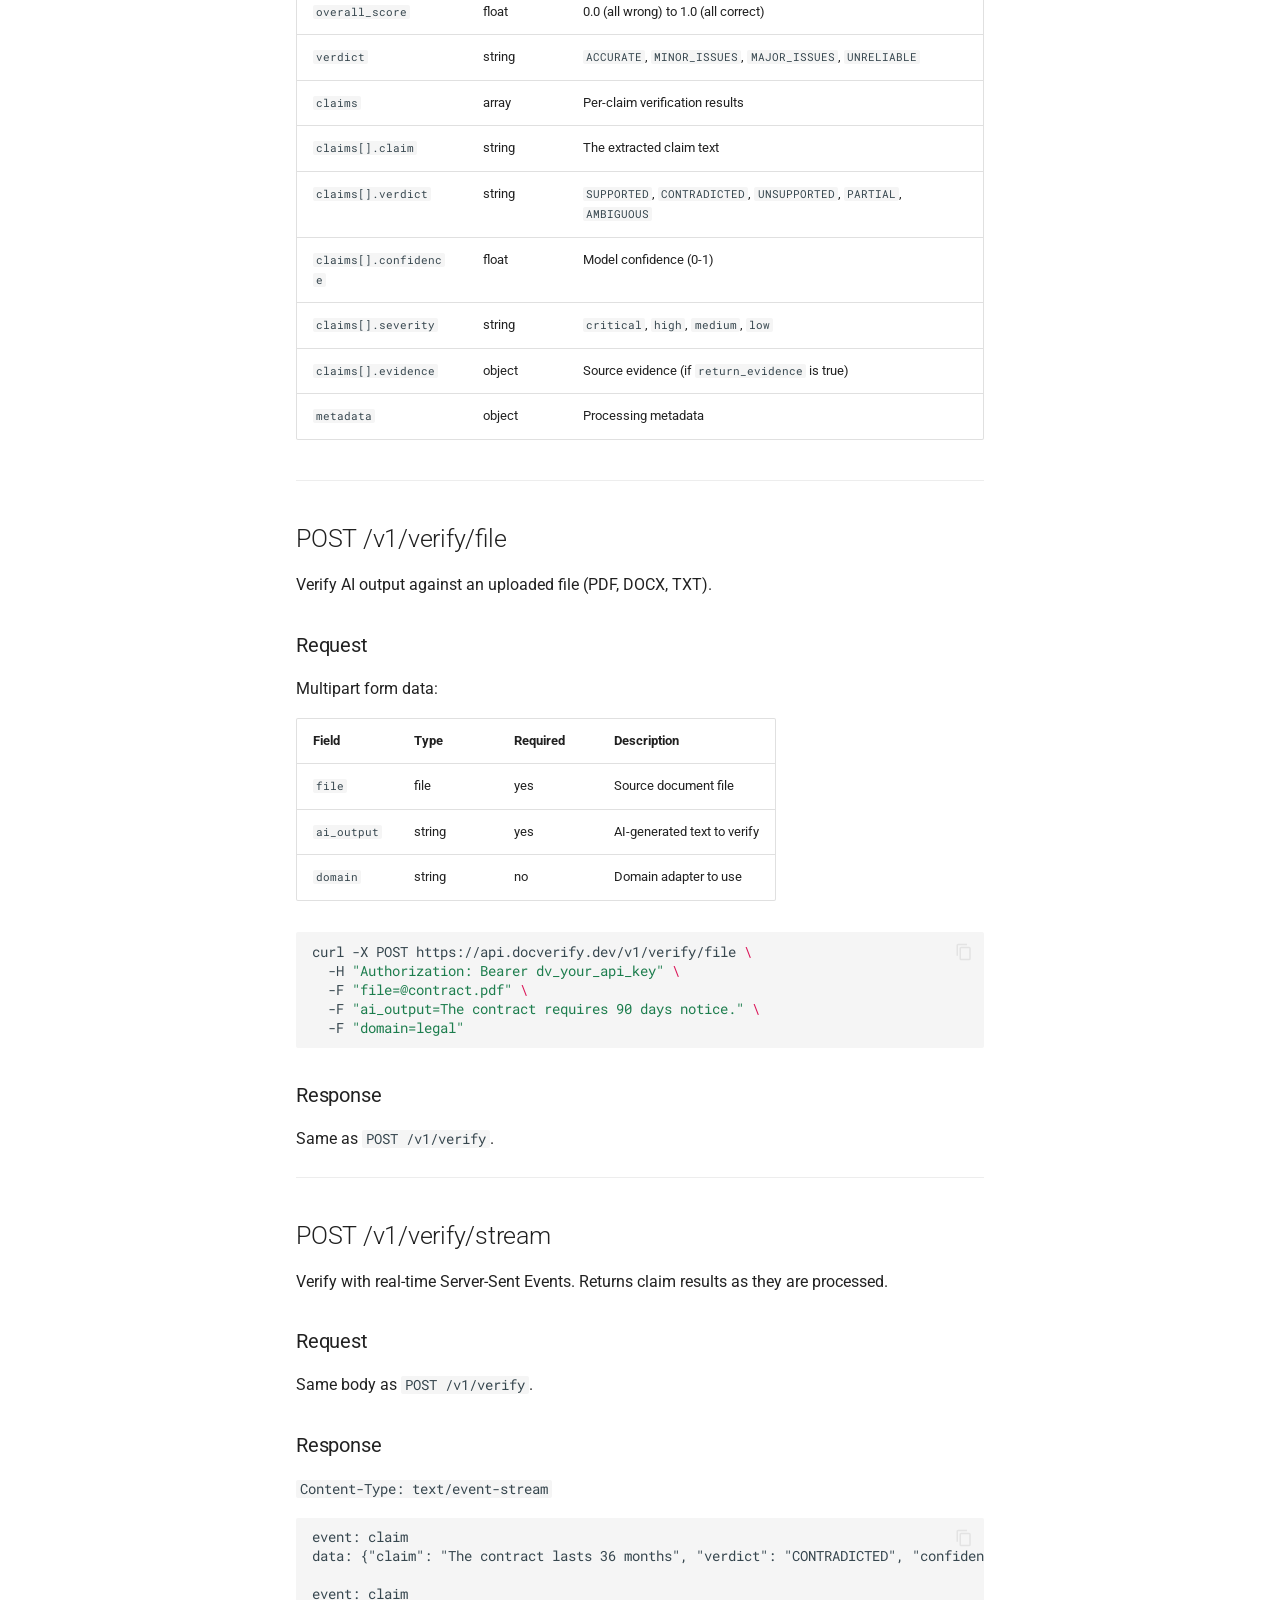
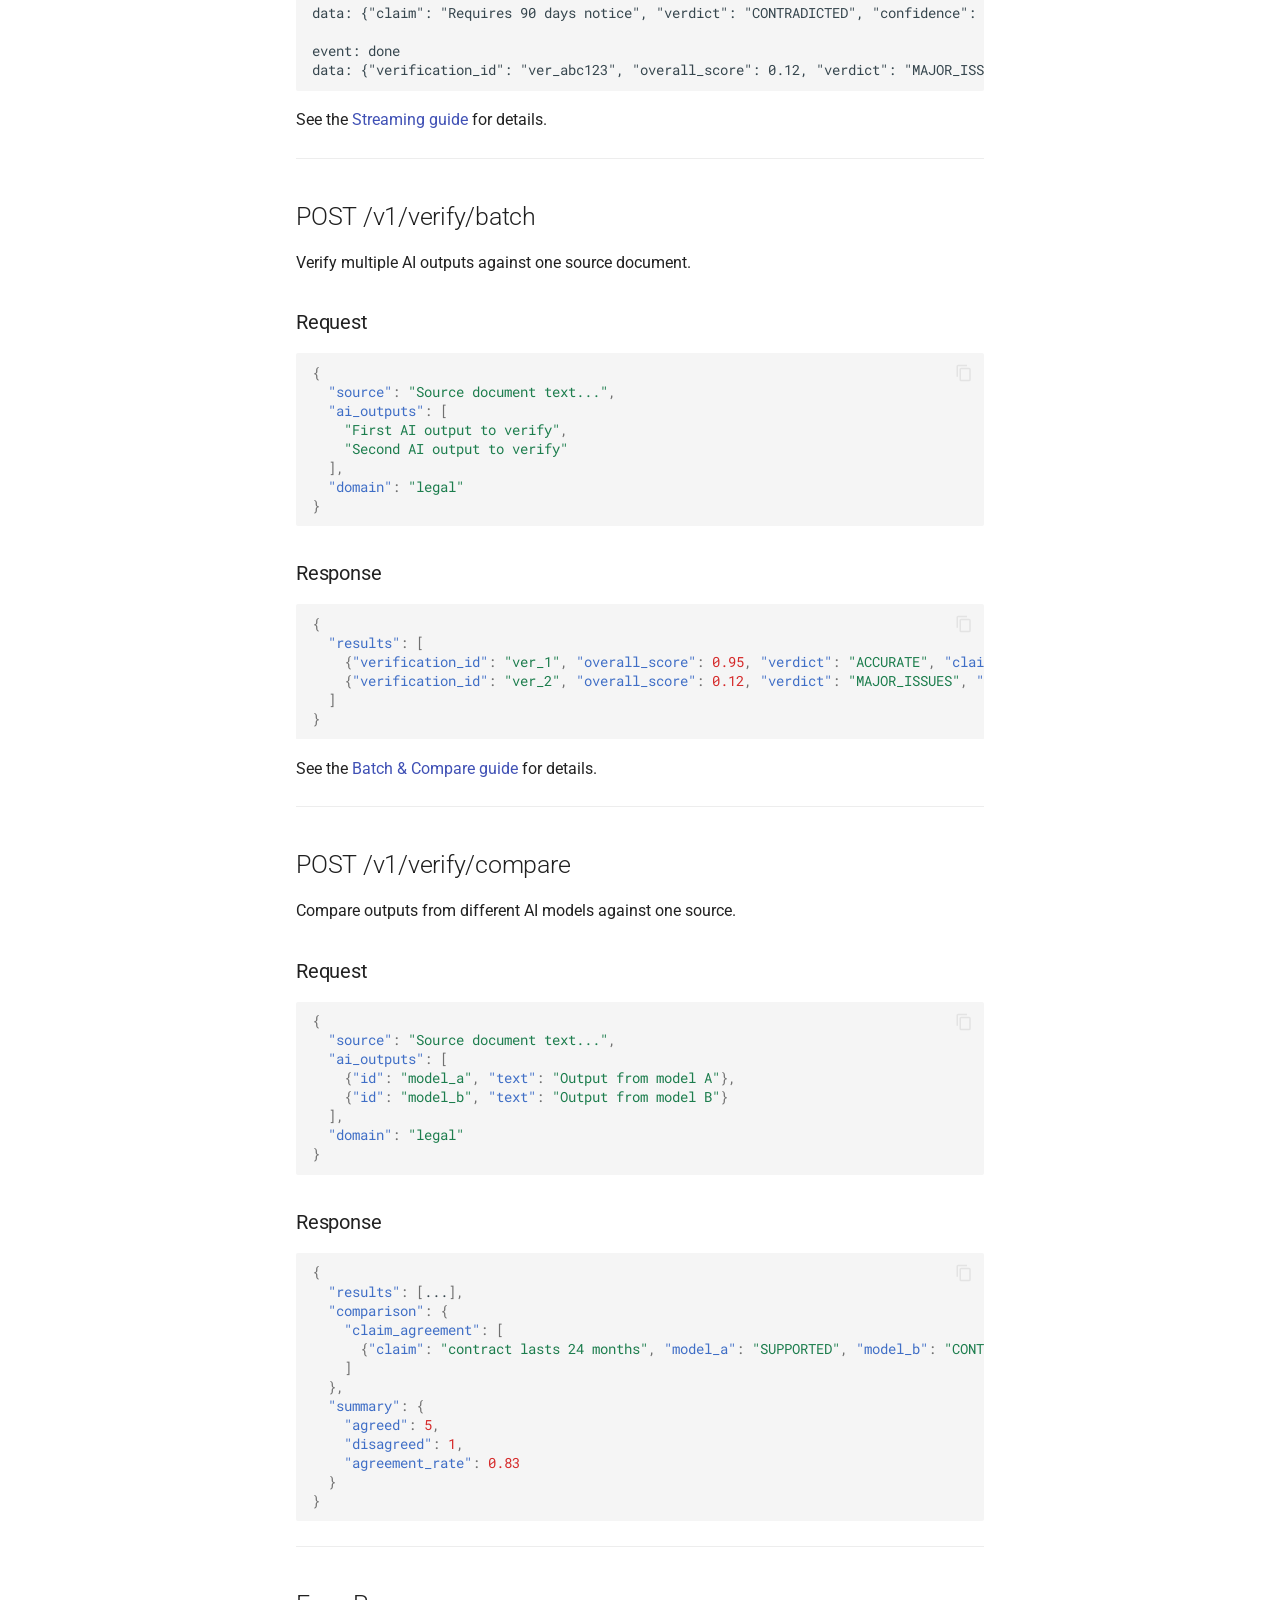
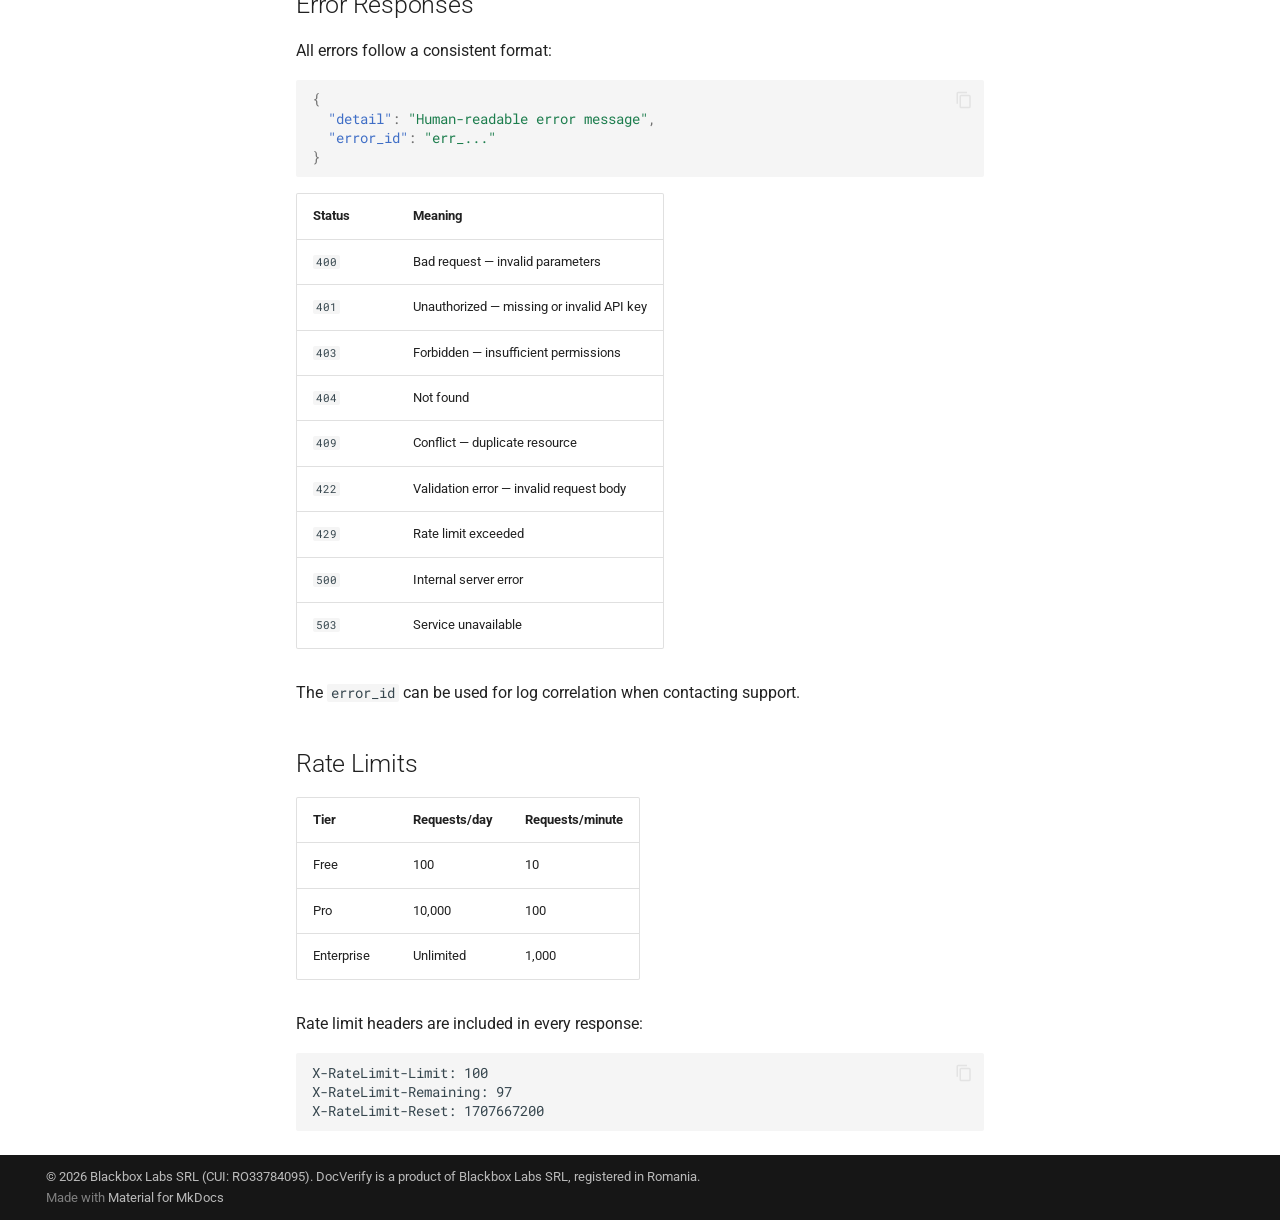
<file: api-reference/index.html>
<!doctype html>
<html lang="en" class="no-js">
  <head>
    
      <meta charset="utf-8">
      <meta name="viewport" content="width=device-width,initial-scale=1">
      
        <meta name="description" content="Catch AI hallucinations before your customers do">
      
      
      
        <link rel="canonical" href="https://docs.docverify.dev/api-reference/">
      
      
        <link rel="prev" href="../quickstart/">
      
      
        <link rel="next" href="../sdks/python/">
      
      
      <link rel="icon" href="../assets/images/favicon.png">
      <meta name="generator" content="mkdocs-1.6.1, mkdocs-material-9.6.4">
    
    
      
        <title>API Reference - DocVerify</title>
      
    
    
      <link rel="stylesheet" href="../assets/stylesheets/main.8608ea7d.min.css">
      
        
        <link rel="stylesheet" href="../assets/stylesheets/palette.06af60db.min.css">
      
      


    
    
      
    
    
      
        
        
        <link rel="preconnect" href="https://fonts.gstatic.com" crossorigin>
        <link rel="stylesheet" href="https://fonts.googleapis.com/css?family=Roboto:300,300i,400,400i,700,700i%7CRoboto+Mono:400,400i,700,700i&display=fallback">
        <style>:root{--md-text-font:"Roboto";--md-code-font:"Roboto Mono"}</style>
      
    
    
      <link rel="stylesheet" href="../assets/stylesheets/extra.css">
    
    <script>__md_scope=new URL("..",location),__md_hash=e=>[...e].reduce(((e,_)=>(e<<5)-e+_.charCodeAt(0)),0),__md_get=(e,_=localStorage,t=__md_scope)=>JSON.parse(_.getItem(t.pathname+"."+e)),__md_set=(e,_,t=localStorage,a=__md_scope)=>{try{t.setItem(a.pathname+"."+e,JSON.stringify(_))}catch(e){}}</script>
    
      

    
    
    
  </head>
  
  
    
    
      
    
    
    
    
    <body dir="ltr" data-md-color-scheme="default" data-md-color-primary="indigo" data-md-color-accent="indigo">
  
    
    <input class="md-toggle" data-md-toggle="drawer" type="checkbox" id="__drawer" autocomplete="off">
    <input class="md-toggle" data-md-toggle="search" type="checkbox" id="__search" autocomplete="off">
    <label class="md-overlay" for="__drawer"></label>
    <div data-md-component="skip">
      
        
        <a href="#api-reference" class="md-skip">
          Skip to content
        </a>
      
    </div>
    <div data-md-component="announce">
      
    </div>
    
    
      

<header class="md-header" data-md-component="header">
  <nav class="md-header__inner md-grid" aria-label="Header">
    <a href=".." title="DocVerify" class="md-header__button md-logo" aria-label="DocVerify" data-md-component="logo">
      
  
  <svg xmlns="http://www.w3.org/2000/svg" viewBox="0 0 24 24"><path d="M12 8a3 3 0 0 0 3-3 3 3 0 0 0-3-3 3 3 0 0 0-3 3 3 3 0 0 0 3 3m0 3.54C9.64 9.35 6.5 8 3 8v11c3.5 0 6.64 1.35 9 3.54 2.36-2.19 5.5-3.54 9-3.54V8c-3.5 0-6.64 1.35-9 3.54"/></svg>

    </a>
    <label class="md-header__button md-icon" for="__drawer">
      
      <svg xmlns="http://www.w3.org/2000/svg" viewBox="0 0 24 24"><path d="M3 6h18v2H3zm0 5h18v2H3zm0 5h18v2H3z"/></svg>
    </label>
    <div class="md-header__title" data-md-component="header-title">
      <div class="md-header__ellipsis">
        <div class="md-header__topic">
          <span class="md-ellipsis">
            DocVerify
          </span>
        </div>
        <div class="md-header__topic" data-md-component="header-topic">
          <span class="md-ellipsis">
            
              API Reference
            
          </span>
        </div>
      </div>
    </div>
    
      
        <form class="md-header__option" data-md-component="palette">
  
    
    
    
    <input class="md-option" data-md-color-media="" data-md-color-scheme="default" data-md-color-primary="indigo" data-md-color-accent="indigo"  aria-label="Switch to dark mode"  type="radio" name="__palette" id="__palette_0">
    
      <label class="md-header__button md-icon" title="Switch to dark mode" for="__palette_1" hidden>
        <svg xmlns="http://www.w3.org/2000/svg" viewBox="0 0 24 24"><path d="M12 8a4 4 0 0 0-4 4 4 4 0 0 0 4 4 4 4 0 0 0 4-4 4 4 0 0 0-4-4m0 10a6 6 0 0 1-6-6 6 6 0 0 1 6-6 6 6 0 0 1 6 6 6 6 0 0 1-6 6m8-9.31V4h-4.69L12 .69 8.69 4H4v4.69L.69 12 4 15.31V20h4.69L12 23.31 15.31 20H20v-4.69L23.31 12z"/></svg>
      </label>
    
  
    
    
    
    <input class="md-option" data-md-color-media="" data-md-color-scheme="slate" data-md-color-primary="indigo" data-md-color-accent="indigo"  aria-label="Switch to light mode"  type="radio" name="__palette" id="__palette_1">
    
      <label class="md-header__button md-icon" title="Switch to light mode" for="__palette_0" hidden>
        <svg xmlns="http://www.w3.org/2000/svg" viewBox="0 0 24 24"><path d="M12 18c-.89 0-1.74-.2-2.5-.55C11.56 16.5 13 14.42 13 12s-1.44-4.5-3.5-5.45C10.26 6.2 11.11 6 12 6a6 6 0 0 1 6 6 6 6 0 0 1-6 6m8-9.31V4h-4.69L12 .69 8.69 4H4v4.69L.69 12 4 15.31V20h4.69L12 23.31 15.31 20H20v-4.69L23.31 12z"/></svg>
      </label>
    
  
</form>
      
    
    
      <script>var palette=__md_get("__palette");if(palette&&palette.color){if("(prefers-color-scheme)"===palette.color.media){var media=matchMedia("(prefers-color-scheme: light)"),input=document.querySelector(media.matches?"[data-md-color-media='(prefers-color-scheme: light)']":"[data-md-color-media='(prefers-color-scheme: dark)']");palette.color.media=input.getAttribute("data-md-color-media"),palette.color.scheme=input.getAttribute("data-md-color-scheme"),palette.color.primary=input.getAttribute("data-md-color-primary"),palette.color.accent=input.getAttribute("data-md-color-accent")}for(var[key,value]of Object.entries(palette.color))document.body.setAttribute("data-md-color-"+key,value)}</script>
    
    
    
      <label class="md-header__button md-icon" for="__search">
        
        <svg xmlns="http://www.w3.org/2000/svg" viewBox="0 0 24 24"><path d="M9.5 3A6.5 6.5 0 0 1 16 9.5c0 1.61-.59 3.09-1.56 4.23l.27.27h.79l5 5-1.5 1.5-5-5v-.79l-.27-.27A6.52 6.52 0 0 1 9.5 16 6.5 6.5 0 0 1 3 9.5 6.5 6.5 0 0 1 9.5 3m0 2C7 5 5 7 5 9.5S7 14 9.5 14 14 12 14 9.5 12 5 9.5 5"/></svg>
      </label>
      <div class="md-search" data-md-component="search" role="dialog">
  <label class="md-search__overlay" for="__search"></label>
  <div class="md-search__inner" role="search">
    <form class="md-search__form" name="search">
      <input type="text" class="md-search__input" name="query" aria-label="Search" placeholder="Search" autocapitalize="off" autocorrect="off" autocomplete="off" spellcheck="false" data-md-component="search-query" required>
      <label class="md-search__icon md-icon" for="__search">
        
        <svg xmlns="http://www.w3.org/2000/svg" viewBox="0 0 24 24"><path d="M9.5 3A6.5 6.5 0 0 1 16 9.5c0 1.61-.59 3.09-1.56 4.23l.27.27h.79l5 5-1.5 1.5-5-5v-.79l-.27-.27A6.52 6.52 0 0 1 9.5 16 6.5 6.5 0 0 1 3 9.5 6.5 6.5 0 0 1 9.5 3m0 2C7 5 5 7 5 9.5S7 14 9.5 14 14 12 14 9.5 12 5 9.5 5"/></svg>
        
        <svg xmlns="http://www.w3.org/2000/svg" viewBox="0 0 24 24"><path d="M20 11v2H8l5.5 5.5-1.42 1.42L4.16 12l7.92-7.92L13.5 5.5 8 11z"/></svg>
      </label>
      <nav class="md-search__options" aria-label="Search">
        
        <button type="reset" class="md-search__icon md-icon" title="Clear" aria-label="Clear" tabindex="-1">
          
          <svg xmlns="http://www.w3.org/2000/svg" viewBox="0 0 24 24"><path d="M19 6.41 17.59 5 12 10.59 6.41 5 5 6.41 10.59 12 5 17.59 6.41 19 12 13.41 17.59 19 19 17.59 13.41 12z"/></svg>
        </button>
      </nav>
      
        <div class="md-search__suggest" data-md-component="search-suggest"></div>
      
    </form>
    <div class="md-search__output">
      <div class="md-search__scrollwrap" tabindex="0" data-md-scrollfix>
        <div class="md-search-result" data-md-component="search-result">
          <div class="md-search-result__meta">
            Initializing search
          </div>
          <ol class="md-search-result__list" role="presentation"></ol>
        </div>
      </div>
    </div>
  </div>
</div>
    
    
      <div class="md-header__source">
        <a href="https://github.com/docverifyai/docs" title="Go to repository" class="md-source" data-md-component="source">
  <div class="md-source__icon md-icon">
    
    <svg xmlns="http://www.w3.org/2000/svg" viewBox="0 0 448 512"><!--! Font Awesome Free 6.7.2 by @fontawesome - https://fontawesome.com License - https://fontawesome.com/license/free (Icons: CC BY 4.0, Fonts: SIL OFL 1.1, Code: MIT License) Copyright 2024 Fonticons, Inc.--><path d="M439.55 236.05 244 40.45a28.87 28.87 0 0 0-40.81 0l-40.66 40.63 51.52 51.52c27.06-9.14 52.68 16.77 43.39 43.68l49.66 49.66c34.23-11.8 61.18 31 35.47 56.69-26.49 26.49-70.21-2.87-56-37.34L240.22 199v121.85c25.3 12.54 22.26 41.85 9.08 55a34.34 34.34 0 0 1-48.55 0c-17.57-17.6-11.07-46.91 11.25-56v-123c-20.8-8.51-24.6-30.74-18.64-45L142.57 101 8.45 235.14a28.86 28.86 0 0 0 0 40.81l195.61 195.6a28.86 28.86 0 0 0 40.8 0l194.69-194.69a28.86 28.86 0 0 0 0-40.81"/></svg>
  </div>
  <div class="md-source__repository">
    GitHub
  </div>
</a>
      </div>
    
  </nav>
  
</header>
    
    <div class="md-container" data-md-component="container">
      
      
        
          
            
<nav class="md-tabs" aria-label="Tabs" data-md-component="tabs">
  <div class="md-grid">
    <ul class="md-tabs__list">
      
        
  
  
  
    <li class="md-tabs__item">
      <a href=".." class="md-tabs__link">
        
  
    
  
  Home

      </a>
    </li>
  

      
        
  
  
  
    <li class="md-tabs__item">
      <a href="../quickstart/" class="md-tabs__link">
        
  
    
  
  Quickstart

      </a>
    </li>
  

      
        
  
  
    
  
  
    <li class="md-tabs__item md-tabs__item--active">
      <a href="./" class="md-tabs__link">
        
  
    
  
  API Reference

      </a>
    </li>
  

      
        
  
  
  
    
    
      <li class="md-tabs__item">
        <a href="../sdks/python/" class="md-tabs__link">
          
  
  SDKs

        </a>
      </li>
    
  

      
        
  
  
  
    
    
      <li class="md-tabs__item">
        <a href="../guides/file-upload/" class="md-tabs__link">
          
  
  Guides

        </a>
      </li>
    
  

      
        
  
  
  
    
    
      <li class="md-tabs__item">
        <a href="../self-hosting/docker/" class="md-tabs__link">
          
  
  Self-Hosting

        </a>
      </li>
    
  

      
    </ul>
  </div>
</nav>
          
        
      
      <main class="md-main" data-md-component="main">
        <div class="md-main__inner md-grid">
          
            
              
              <div class="md-sidebar md-sidebar--primary" data-md-component="sidebar" data-md-type="navigation" >
                <div class="md-sidebar__scrollwrap">
                  <div class="md-sidebar__inner">
                    


  


<nav class="md-nav md-nav--primary md-nav--lifted" aria-label="Navigation" data-md-level="0">
  <label class="md-nav__title" for="__drawer">
    <a href=".." title="DocVerify" class="md-nav__button md-logo" aria-label="DocVerify" data-md-component="logo">
      
  
  <svg xmlns="http://www.w3.org/2000/svg" viewBox="0 0 24 24"><path d="M12 8a3 3 0 0 0 3-3 3 3 0 0 0-3-3 3 3 0 0 0-3 3 3 3 0 0 0 3 3m0 3.54C9.64 9.35 6.5 8 3 8v11c3.5 0 6.64 1.35 9 3.54 2.36-2.19 5.5-3.54 9-3.54V8c-3.5 0-6.64 1.35-9 3.54"/></svg>

    </a>
    DocVerify
  </label>
  
    <div class="md-nav__source">
      <a href="https://github.com/docverifyai/docs" title="Go to repository" class="md-source" data-md-component="source">
  <div class="md-source__icon md-icon">
    
    <svg xmlns="http://www.w3.org/2000/svg" viewBox="0 0 448 512"><!--! Font Awesome Free 6.7.2 by @fontawesome - https://fontawesome.com License - https://fontawesome.com/license/free (Icons: CC BY 4.0, Fonts: SIL OFL 1.1, Code: MIT License) Copyright 2024 Fonticons, Inc.--><path d="M439.55 236.05 244 40.45a28.87 28.87 0 0 0-40.81 0l-40.66 40.63 51.52 51.52c27.06-9.14 52.68 16.77 43.39 43.68l49.66 49.66c34.23-11.8 61.18 31 35.47 56.69-26.49 26.49-70.21-2.87-56-37.34L240.22 199v121.85c25.3 12.54 22.26 41.85 9.08 55a34.34 34.34 0 0 1-48.55 0c-17.57-17.6-11.07-46.91 11.25-56v-123c-20.8-8.51-24.6-30.74-18.64-45L142.57 101 8.45 235.14a28.86 28.86 0 0 0 0 40.81l195.61 195.6a28.86 28.86 0 0 0 40.8 0l194.69-194.69a28.86 28.86 0 0 0 0-40.81"/></svg>
  </div>
  <div class="md-source__repository">
    GitHub
  </div>
</a>
    </div>
  
  <ul class="md-nav__list" data-md-scrollfix>
    
      
      
  
  
  
  
    <li class="md-nav__item">
      <a href=".." class="md-nav__link">
        
  
  <span class="md-ellipsis">
    Home
    
  </span>
  

      </a>
    </li>
  

    
      
      
  
  
  
  
    <li class="md-nav__item">
      <a href="../quickstart/" class="md-nav__link">
        
  
  <span class="md-ellipsis">
    Quickstart
    
  </span>
  

      </a>
    </li>
  

    
      
      
  
  
    
  
  
  
    <li class="md-nav__item md-nav__item--active">
      
      <input class="md-nav__toggle md-toggle" type="checkbox" id="__toc">
      
      
        
      
      
        <label class="md-nav__link md-nav__link--active" for="__toc">
          
  
  <span class="md-ellipsis">
    API Reference
    
  </span>
  

          <span class="md-nav__icon md-icon"></span>
        </label>
      
      <a href="./" class="md-nav__link md-nav__link--active">
        
  
  <span class="md-ellipsis">
    API Reference
    
  </span>
  

      </a>
      
        

<nav class="md-nav md-nav--secondary" aria-label="Table of contents">
  
  
  
    
  
  
    <label class="md-nav__title" for="__toc">
      <span class="md-nav__icon md-icon"></span>
      Table of contents
    </label>
    <ul class="md-nav__list" data-md-component="toc" data-md-scrollfix>
      
        <li class="md-nav__item">
  <a href="#authentication" class="md-nav__link">
    <span class="md-ellipsis">
      Authentication
    </span>
  </a>
  
</li>
      
        <li class="md-nav__item">
  <a href="#endpoints" class="md-nav__link">
    <span class="md-ellipsis">
      Endpoints
    </span>
  </a>
  
    <nav class="md-nav" aria-label="Endpoints">
      <ul class="md-nav__list">
        
          <li class="md-nav__item">
  <a href="#verification" class="md-nav__link">
    <span class="md-ellipsis">
      Verification
    </span>
  </a>
  
</li>
        
          <li class="md-nav__item">
  <a href="#api-keys" class="md-nav__link">
    <span class="md-ellipsis">
      API Keys
    </span>
  </a>
  
</li>
        
          <li class="md-nav__item">
  <a href="#templates" class="md-nav__link">
    <span class="md-ellipsis">
      Templates
    </span>
  </a>
  
</li>
        
          <li class="md-nav__item">
  <a href="#webhooks" class="md-nav__link">
    <span class="md-ellipsis">
      Webhooks
    </span>
  </a>
  
</li>
        
          <li class="md-nav__item">
  <a href="#enterprise" class="md-nav__link">
    <span class="md-ellipsis">
      Enterprise
    </span>
  </a>
  
</li>
        
          <li class="md-nav__item">
  <a href="#system" class="md-nav__link">
    <span class="md-ellipsis">
      System
    </span>
  </a>
  
</li>
        
      </ul>
    </nav>
  
</li>
      
        <li class="md-nav__item">
  <a href="#post-v1verify" class="md-nav__link">
    <span class="md-ellipsis">
      POST /v1/verify
    </span>
  </a>
  
    <nav class="md-nav" aria-label="POST /v1/verify">
      <ul class="md-nav__list">
        
          <li class="md-nav__item">
  <a href="#request" class="md-nav__link">
    <span class="md-ellipsis">
      Request
    </span>
  </a>
  
</li>
        
          <li class="md-nav__item">
  <a href="#response" class="md-nav__link">
    <span class="md-ellipsis">
      Response
    </span>
  </a>
  
</li>
        
      </ul>
    </nav>
  
</li>
      
        <li class="md-nav__item">
  <a href="#post-v1verifyfile" class="md-nav__link">
    <span class="md-ellipsis">
      POST /v1/verify/file
    </span>
  </a>
  
    <nav class="md-nav" aria-label="POST /v1/verify/file">
      <ul class="md-nav__list">
        
          <li class="md-nav__item">
  <a href="#request_1" class="md-nav__link">
    <span class="md-ellipsis">
      Request
    </span>
  </a>
  
</li>
        
          <li class="md-nav__item">
  <a href="#response_1" class="md-nav__link">
    <span class="md-ellipsis">
      Response
    </span>
  </a>
  
</li>
        
      </ul>
    </nav>
  
</li>
      
        <li class="md-nav__item">
  <a href="#post-v1verifystream" class="md-nav__link">
    <span class="md-ellipsis">
      POST /v1/verify/stream
    </span>
  </a>
  
    <nav class="md-nav" aria-label="POST /v1/verify/stream">
      <ul class="md-nav__list">
        
          <li class="md-nav__item">
  <a href="#request_2" class="md-nav__link">
    <span class="md-ellipsis">
      Request
    </span>
  </a>
  
</li>
        
          <li class="md-nav__item">
  <a href="#response_2" class="md-nav__link">
    <span class="md-ellipsis">
      Response
    </span>
  </a>
  
</li>
        
      </ul>
    </nav>
  
</li>
      
        <li class="md-nav__item">
  <a href="#post-v1verifybatch" class="md-nav__link">
    <span class="md-ellipsis">
      POST /v1/verify/batch
    </span>
  </a>
  
    <nav class="md-nav" aria-label="POST /v1/verify/batch">
      <ul class="md-nav__list">
        
          <li class="md-nav__item">
  <a href="#request_3" class="md-nav__link">
    <span class="md-ellipsis">
      Request
    </span>
  </a>
  
</li>
        
          <li class="md-nav__item">
  <a href="#response_3" class="md-nav__link">
    <span class="md-ellipsis">
      Response
    </span>
  </a>
  
</li>
        
      </ul>
    </nav>
  
</li>
      
        <li class="md-nav__item">
  <a href="#post-v1verifycompare" class="md-nav__link">
    <span class="md-ellipsis">
      POST /v1/verify/compare
    </span>
  </a>
  
    <nav class="md-nav" aria-label="POST /v1/verify/compare">
      <ul class="md-nav__list">
        
          <li class="md-nav__item">
  <a href="#request_4" class="md-nav__link">
    <span class="md-ellipsis">
      Request
    </span>
  </a>
  
</li>
        
          <li class="md-nav__item">
  <a href="#response_4" class="md-nav__link">
    <span class="md-ellipsis">
      Response
    </span>
  </a>
  
</li>
        
      </ul>
    </nav>
  
</li>
      
        <li class="md-nav__item">
  <a href="#error-responses" class="md-nav__link">
    <span class="md-ellipsis">
      Error Responses
    </span>
  </a>
  
</li>
      
        <li class="md-nav__item">
  <a href="#rate-limits" class="md-nav__link">
    <span class="md-ellipsis">
      Rate Limits
    </span>
  </a>
  
</li>
      
    </ul>
  
</nav>
      
    </li>
  

    
      
      
  
  
  
  
    
    
    
      
      
        
      
    
    
    <li class="md-nav__item md-nav__item--nested">
      
        
        
          
        
        <input class="md-nav__toggle md-toggle md-toggle--indeterminate" type="checkbox" id="__nav_4" >
        
          
          <label class="md-nav__link" for="__nav_4" id="__nav_4_label" tabindex="0">
            
  
  <span class="md-ellipsis">
    SDKs
    
  </span>
  

            <span class="md-nav__icon md-icon"></span>
          </label>
        
        <nav class="md-nav" data-md-level="1" aria-labelledby="__nav_4_label" aria-expanded="false">
          <label class="md-nav__title" for="__nav_4">
            <span class="md-nav__icon md-icon"></span>
            SDKs
          </label>
          <ul class="md-nav__list" data-md-scrollfix>
            
              
                
  
  
  
  
    <li class="md-nav__item">
      <a href="../sdks/python/" class="md-nav__link">
        
  
  <span class="md-ellipsis">
    Python
    
  </span>
  

      </a>
    </li>
  

              
            
              
                
  
  
  
  
    <li class="md-nav__item">
      <a href="../sdks/javascript/" class="md-nav__link">
        
  
  <span class="md-ellipsis">
    JavaScript
    
  </span>
  

      </a>
    </li>
  

              
            
          </ul>
        </nav>
      
    </li>
  

    
      
      
  
  
  
  
    
    
    
      
      
        
      
    
    
    <li class="md-nav__item md-nav__item--nested">
      
        
        
          
        
        <input class="md-nav__toggle md-toggle md-toggle--indeterminate" type="checkbox" id="__nav_5" >
        
          
          <label class="md-nav__link" for="__nav_5" id="__nav_5_label" tabindex="0">
            
  
  <span class="md-ellipsis">
    Guides
    
  </span>
  

            <span class="md-nav__icon md-icon"></span>
          </label>
        
        <nav class="md-nav" data-md-level="1" aria-labelledby="__nav_5_label" aria-expanded="false">
          <label class="md-nav__title" for="__nav_5">
            <span class="md-nav__icon md-icon"></span>
            Guides
          </label>
          <ul class="md-nav__list" data-md-scrollfix>
            
              
                
  
  
  
  
    <li class="md-nav__item">
      <a href="../guides/file-upload/" class="md-nav__link">
        
  
  <span class="md-ellipsis">
    File Upload
    
  </span>
  

      </a>
    </li>
  

              
            
              
                
  
  
  
  
    <li class="md-nav__item">
      <a href="../guides/batch-verify/" class="md-nav__link">
        
  
  <span class="md-ellipsis">
    Batch & Compare
    
  </span>
  

      </a>
    </li>
  

              
            
              
                
  
  
  
  
    <li class="md-nav__item">
      <a href="../guides/streaming/" class="md-nav__link">
        
  
  <span class="md-ellipsis">
    Streaming
    
  </span>
  

      </a>
    </li>
  

              
            
              
                
  
  
  
  
    <li class="md-nav__item">
      <a href="../guides/enterprise/" class="md-nav__link">
        
  
  <span class="md-ellipsis">
    Enterprise
    
  </span>
  

      </a>
    </li>
  

              
            
          </ul>
        </nav>
      
    </li>
  

    
      
      
  
  
  
  
    
    
    
      
      
        
      
    
    
    <li class="md-nav__item md-nav__item--nested">
      
        
        
          
        
        <input class="md-nav__toggle md-toggle md-toggle--indeterminate" type="checkbox" id="__nav_6" >
        
          
          <label class="md-nav__link" for="__nav_6" id="__nav_6_label" tabindex="0">
            
  
  <span class="md-ellipsis">
    Self-Hosting
    
  </span>
  

            <span class="md-nav__icon md-icon"></span>
          </label>
        
        <nav class="md-nav" data-md-level="1" aria-labelledby="__nav_6_label" aria-expanded="false">
          <label class="md-nav__title" for="__nav_6">
            <span class="md-nav__icon md-icon"></span>
            Self-Hosting
          </label>
          <ul class="md-nav__list" data-md-scrollfix>
            
              
                
  
  
  
  
    <li class="md-nav__item">
      <a href="../self-hosting/docker/" class="md-nav__link">
        
  
  <span class="md-ellipsis">
    Docker
    
  </span>
  

      </a>
    </li>
  

              
            
              
                
  
  
  
  
    <li class="md-nav__item">
      <a href="../self-hosting/on-premise/" class="md-nav__link">
        
  
  <span class="md-ellipsis">
    On-Premise
    
  </span>
  

      </a>
    </li>
  

              
            
              
                
  
  
  
  
    <li class="md-nav__item">
      <a href="../self-hosting/operations/" class="md-nav__link">
        
  
  <span class="md-ellipsis">
    Operations
    
  </span>
  

      </a>
    </li>
  

              
            
          </ul>
        </nav>
      
    </li>
  

    
  </ul>
</nav>
                  </div>
                </div>
              </div>
            
            
              
              <div class="md-sidebar md-sidebar--secondary" data-md-component="sidebar" data-md-type="toc" >
                <div class="md-sidebar__scrollwrap">
                  <div class="md-sidebar__inner">
                    

<nav class="md-nav md-nav--secondary" aria-label="Table of contents">
  
  
  
    
  
  
    <label class="md-nav__title" for="__toc">
      <span class="md-nav__icon md-icon"></span>
      Table of contents
    </label>
    <ul class="md-nav__list" data-md-component="toc" data-md-scrollfix>
      
        <li class="md-nav__item">
  <a href="#authentication" class="md-nav__link">
    <span class="md-ellipsis">
      Authentication
    </span>
  </a>
  
</li>
      
        <li class="md-nav__item">
  <a href="#endpoints" class="md-nav__link">
    <span class="md-ellipsis">
      Endpoints
    </span>
  </a>
  
    <nav class="md-nav" aria-label="Endpoints">
      <ul class="md-nav__list">
        
          <li class="md-nav__item">
  <a href="#verification" class="md-nav__link">
    <span class="md-ellipsis">
      Verification
    </span>
  </a>
  
</li>
        
          <li class="md-nav__item">
  <a href="#api-keys" class="md-nav__link">
    <span class="md-ellipsis">
      API Keys
    </span>
  </a>
  
</li>
        
          <li class="md-nav__item">
  <a href="#templates" class="md-nav__link">
    <span class="md-ellipsis">
      Templates
    </span>
  </a>
  
</li>
        
          <li class="md-nav__item">
  <a href="#webhooks" class="md-nav__link">
    <span class="md-ellipsis">
      Webhooks
    </span>
  </a>
  
</li>
        
          <li class="md-nav__item">
  <a href="#enterprise" class="md-nav__link">
    <span class="md-ellipsis">
      Enterprise
    </span>
  </a>
  
</li>
        
          <li class="md-nav__item">
  <a href="#system" class="md-nav__link">
    <span class="md-ellipsis">
      System
    </span>
  </a>
  
</li>
        
      </ul>
    </nav>
  
</li>
      
        <li class="md-nav__item">
  <a href="#post-v1verify" class="md-nav__link">
    <span class="md-ellipsis">
      POST /v1/verify
    </span>
  </a>
  
    <nav class="md-nav" aria-label="POST /v1/verify">
      <ul class="md-nav__list">
        
          <li class="md-nav__item">
  <a href="#request" class="md-nav__link">
    <span class="md-ellipsis">
      Request
    </span>
  </a>
  
</li>
        
          <li class="md-nav__item">
  <a href="#response" class="md-nav__link">
    <span class="md-ellipsis">
      Response
    </span>
  </a>
  
</li>
        
      </ul>
    </nav>
  
</li>
      
        <li class="md-nav__item">
  <a href="#post-v1verifyfile" class="md-nav__link">
    <span class="md-ellipsis">
      POST /v1/verify/file
    </span>
  </a>
  
    <nav class="md-nav" aria-label="POST /v1/verify/file">
      <ul class="md-nav__list">
        
          <li class="md-nav__item">
  <a href="#request_1" class="md-nav__link">
    <span class="md-ellipsis">
      Request
    </span>
  </a>
  
</li>
        
          <li class="md-nav__item">
  <a href="#response_1" class="md-nav__link">
    <span class="md-ellipsis">
      Response
    </span>
  </a>
  
</li>
        
      </ul>
    </nav>
  
</li>
      
        <li class="md-nav__item">
  <a href="#post-v1verifystream" class="md-nav__link">
    <span class="md-ellipsis">
      POST /v1/verify/stream
    </span>
  </a>
  
    <nav class="md-nav" aria-label="POST /v1/verify/stream">
      <ul class="md-nav__list">
        
          <li class="md-nav__item">
  <a href="#request_2" class="md-nav__link">
    <span class="md-ellipsis">
      Request
    </span>
  </a>
  
</li>
        
          <li class="md-nav__item">
  <a href="#response_2" class="md-nav__link">
    <span class="md-ellipsis">
      Response
    </span>
  </a>
  
</li>
        
      </ul>
    </nav>
  
</li>
      
        <li class="md-nav__item">
  <a href="#post-v1verifybatch" class="md-nav__link">
    <span class="md-ellipsis">
      POST /v1/verify/batch
    </span>
  </a>
  
    <nav class="md-nav" aria-label="POST /v1/verify/batch">
      <ul class="md-nav__list">
        
          <li class="md-nav__item">
  <a href="#request_3" class="md-nav__link">
    <span class="md-ellipsis">
      Request
    </span>
  </a>
  
</li>
        
          <li class="md-nav__item">
  <a href="#response_3" class="md-nav__link">
    <span class="md-ellipsis">
      Response
    </span>
  </a>
  
</li>
        
      </ul>
    </nav>
  
</li>
      
        <li class="md-nav__item">
  <a href="#post-v1verifycompare" class="md-nav__link">
    <span class="md-ellipsis">
      POST /v1/verify/compare
    </span>
  </a>
  
    <nav class="md-nav" aria-label="POST /v1/verify/compare">
      <ul class="md-nav__list">
        
          <li class="md-nav__item">
  <a href="#request_4" class="md-nav__link">
    <span class="md-ellipsis">
      Request
    </span>
  </a>
  
</li>
        
          <li class="md-nav__item">
  <a href="#response_4" class="md-nav__link">
    <span class="md-ellipsis">
      Response
    </span>
  </a>
  
</li>
        
      </ul>
    </nav>
  
</li>
      
        <li class="md-nav__item">
  <a href="#error-responses" class="md-nav__link">
    <span class="md-ellipsis">
      Error Responses
    </span>
  </a>
  
</li>
      
        <li class="md-nav__item">
  <a href="#rate-limits" class="md-nav__link">
    <span class="md-ellipsis">
      Rate Limits
    </span>
  </a>
  
</li>
      
    </ul>
  
</nav>
                  </div>
                </div>
              </div>
            
          
          
            <div class="md-content" data-md-component="content">
              <article class="md-content__inner md-typeset">
                
                  


  
  


<h1 id="api-reference">API Reference</h1>
<p>Base URL: <code>https://api.docverify.dev</code></p>
<p>All endpoints require authentication via Bearer token in the <code>Authorization</code> header.</p>
<div class="admonition tip">
<p class="admonition-title">Tip</p>
<p>Interactive API docs are available at <code>/docs</code> (Swagger UI) and <code>/redoc</code> on any running DocVerify instance. Export the OpenAPI spec with <code>GET /v1/openapi.json</code> or <code>GET /v1/openapi.yaml</code>.</p>
</div>
<h2 id="authentication">Authentication</h2>
<div class="highlight"><pre><span></span><code><a id="__codelineno-0-1" name="__codelineno-0-1" href="#__codelineno-0-1"></a>curl<span class="w"> </span>-H<span class="w"> </span><span class="s2">&quot;Authorization: Bearer dv_your_api_key&quot;</span><span class="w"> </span>https://api.docverify.dev/v1/verify
</code></pre></div>
<p>API keys start with <code>dv_</code> and are created via <code>POST /v1/keys</code>.</p>
<h2 id="endpoints">Endpoints</h2>
<h3 id="verification">Verification</h3>
<table>
<thead>
<tr>
<th>Method</th>
<th>Path</th>
<th>Description</th>
</tr>
</thead>
<tbody>
<tr>
<td><code>POST</code></td>
<td><code>/v1/verify</code></td>
<td>Verify AI output against source text</td>
</tr>
<tr>
<td><code>POST</code></td>
<td><code>/v1/verify/file</code></td>
<td>Verify AI output against an uploaded file</td>
</tr>
<tr>
<td><code>POST</code></td>
<td><code>/v1/verify/stream</code></td>
<td>Verify with real-time SSE streaming</td>
</tr>
<tr>
<td><code>POST</code></td>
<td><code>/v1/verify/batch</code></td>
<td>Verify multiple AI outputs against one source</td>
</tr>
<tr>
<td><code>POST</code></td>
<td><code>/v1/verify/compare</code></td>
<td>Compare outputs from different models</td>
</tr>
<tr>
<td><code>GET</code></td>
<td><code>/v1/verifications</code></td>
<td>List past verifications</td>
</tr>
<tr>
<td><code>GET</code></td>
<td><code>/v1/verifications/{id}</code></td>
<td>Get a specific verification result</td>
</tr>
</tbody>
</table>
<h3 id="api-keys">API Keys</h3>
<table>
<thead>
<tr>
<th>Method</th>
<th>Path</th>
<th>Description</th>
</tr>
</thead>
<tbody>
<tr>
<td><code>POST</code></td>
<td><code>/v1/keys</code></td>
<td>Create a new API key</td>
</tr>
<tr>
<td><code>GET</code></td>
<td><code>/v1/keys</code></td>
<td>List your API keys</td>
</tr>
<tr>
<td><code>DELETE</code></td>
<td><code>/v1/keys/{id}</code></td>
<td>Revoke an API key</td>
</tr>
<tr>
<td><code>POST</code></td>
<td><code>/v1/keys/rotate</code></td>
<td>Rotate a key (24h grace period)</td>
</tr>
<tr>
<td><code>GET</code></td>
<td><code>/v1/keys/{id}/scopes</code></td>
<td>Get key scopes</td>
</tr>
<tr>
<td><code>PUT</code></td>
<td><code>/v1/keys/{id}/scopes</code></td>
<td>Update key scopes</td>
</tr>
</tbody>
</table>
<h3 id="templates">Templates</h3>
<table>
<thead>
<tr>
<th>Method</th>
<th>Path</th>
<th>Description</th>
</tr>
</thead>
<tbody>
<tr>
<td><code>GET</code></td>
<td><code>/v1/templates</code></td>
<td>List verification templates</td>
</tr>
<tr>
<td><code>POST</code></td>
<td><code>/v1/templates</code></td>
<td>Create a custom template</td>
</tr>
<tr>
<td><code>POST</code></td>
<td><code>/v1/templates/{id}/verify</code></td>
<td>Verify using a template</td>
</tr>
<tr>
<td><code>DELETE</code></td>
<td><code>/v1/templates/{id}</code></td>
<td>Delete a template</td>
</tr>
</tbody>
</table>
<h3 id="webhooks">Webhooks</h3>
<table>
<thead>
<tr>
<th>Method</th>
<th>Path</th>
<th>Description</th>
</tr>
</thead>
<tbody>
<tr>
<td><code>POST</code></td>
<td><code>/v1/webhooks/subscribe</code></td>
<td>Subscribe to events</td>
</tr>
<tr>
<td><code>GET</code></td>
<td><code>/v1/webhooks</code></td>
<td>List webhook subscriptions</td>
</tr>
<tr>
<td><code>DELETE</code></td>
<td><code>/v1/webhooks/{id}</code></td>
<td>Delete a subscription</td>
</tr>
</tbody>
</table>
<h3 id="enterprise">Enterprise</h3>
<table>
<thead>
<tr>
<th>Method</th>
<th>Path</th>
<th>Description</th>
</tr>
</thead>
<tbody>
<tr>
<td><code>POST</code></td>
<td><code>/v1/teams</code></td>
<td>Create a team</td>
</tr>
<tr>
<td><code>GET</code></td>
<td><code>/v1/teams</code></td>
<td>List teams</td>
</tr>
<tr>
<td><code>POST</code></td>
<td><code>/v1/teams/{id}/members</code></td>
<td>Add a team member</td>
</tr>
<tr>
<td><code>DELETE</code></td>
<td><code>/v1/teams/{id}/members/{user}</code></td>
<td>Remove a team member</td>
</tr>
<tr>
<td><code>POST</code></td>
<td><code>/v1/policies</code></td>
<td>Create a verification policy</td>
</tr>
<tr>
<td><code>GET</code></td>
<td><code>/v1/policies</code></td>
<td>List policies</td>
</tr>
<tr>
<td><code>PUT</code></td>
<td><code>/v1/policies/{id}</code></td>
<td>Update a policy</td>
</tr>
<tr>
<td><code>DELETE</code></td>
<td><code>/v1/policies/{id}</code></td>
<td>Delete a policy</td>
</tr>
<tr>
<td><code>GET</code></td>
<td><code>/v1/audit-log</code></td>
<td>Get audit log entries</td>
</tr>
<tr>
<td><code>GET</code></td>
<td><code>/v1/analytics</code></td>
<td>Get usage analytics</td>
</tr>
<tr>
<td><code>GET</code></td>
<td><code>/v1/compliance/status</code></td>
<td>Get compliance status</td>
</tr>
<tr>
<td><code>GET</code></td>
<td><code>/v1/compliance/report</code></td>
<td>Generate compliance report</td>
</tr>
<tr>
<td><code>POST</code></td>
<td><code>/v1/gdpr/export</code></td>
<td>Export user data (GDPR)</td>
</tr>
<tr>
<td><code>POST</code></td>
<td><code>/v1/gdpr/forget</code></td>
<td>Delete user data (GDPR)</td>
</tr>
</tbody>
</table>
<h3 id="system">System</h3>
<table>
<thead>
<tr>
<th>Method</th>
<th>Path</th>
<th>Description</th>
</tr>
</thead>
<tbody>
<tr>
<td><code>GET</code></td>
<td><code>/health</code></td>
<td>Health check</td>
</tr>
<tr>
<td><code>GET</code></td>
<td><code>/v1/diagnostics</code></td>
<td>Detailed system diagnostics</td>
</tr>
<tr>
<td><code>GET</code></td>
<td><code>/metrics</code></td>
<td>Prometheus metrics</td>
</tr>
</tbody>
</table>
<hr />
<h2 id="post-v1verify">POST /v1/verify</h2>
<p>Verify AI-generated text against a source document.</p>
<h3 id="request">Request</h3>
<div class="highlight"><pre><span></span><code><a id="__codelineno-1-1" name="__codelineno-1-1" href="#__codelineno-1-1"></a><span class="p">{</span>
<a id="__codelineno-1-2" name="__codelineno-1-2" href="#__codelineno-1-2"></a><span class="w">  </span><span class="nt">&quot;source&quot;</span><span class="p">:</span><span class="w"> </span><span class="s2">&quot;The agreement terminates after 60 days written notice...&quot;</span><span class="p">,</span>
<a id="__codelineno-1-3" name="__codelineno-1-3" href="#__codelineno-1-3"></a><span class="w">  </span><span class="nt">&quot;source_type&quot;</span><span class="p">:</span><span class="w"> </span><span class="s2">&quot;text&quot;</span><span class="p">,</span>
<a id="__codelineno-1-4" name="__codelineno-1-4" href="#__codelineno-1-4"></a><span class="w">  </span><span class="nt">&quot;ai_output&quot;</span><span class="p">:</span><span class="w"> </span><span class="s2">&quot;The termination clause requires 90 days notice.&quot;</span><span class="p">,</span>
<a id="__codelineno-1-5" name="__codelineno-1-5" href="#__codelineno-1-5"></a><span class="w">  </span><span class="nt">&quot;task_type&quot;</span><span class="p">:</span><span class="w"> </span><span class="s2">&quot;extraction&quot;</span><span class="p">,</span>
<a id="__codelineno-1-6" name="__codelineno-1-6" href="#__codelineno-1-6"></a><span class="w">  </span><span class="nt">&quot;domain&quot;</span><span class="p">:</span><span class="w"> </span><span class="s2">&quot;legal&quot;</span><span class="p">,</span>
<a id="__codelineno-1-7" name="__codelineno-1-7" href="#__codelineno-1-7"></a><span class="w">  </span><span class="nt">&quot;options&quot;</span><span class="p">:</span><span class="w"> </span><span class="p">{</span>
<a id="__codelineno-1-8" name="__codelineno-1-8" href="#__codelineno-1-8"></a><span class="w">    </span><span class="nt">&quot;granularity&quot;</span><span class="p">:</span><span class="w"> </span><span class="s2">&quot;claim&quot;</span><span class="p">,</span>
<a id="__codelineno-1-9" name="__codelineno-1-9" href="#__codelineno-1-9"></a><span class="w">    </span><span class="nt">&quot;return_evidence&quot;</span><span class="p">:</span><span class="w"> </span><span class="kc">true</span><span class="p">,</span>
<a id="__codelineno-1-10" name="__codelineno-1-10" href="#__codelineno-1-10"></a><span class="w">    </span><span class="nt">&quot;severity_threshold&quot;</span><span class="p">:</span><span class="w"> </span><span class="s2">&quot;low&quot;</span>
<a id="__codelineno-1-11" name="__codelineno-1-11" href="#__codelineno-1-11"></a><span class="w">  </span><span class="p">}</span>
<a id="__codelineno-1-12" name="__codelineno-1-12" href="#__codelineno-1-12"></a><span class="p">}</span>
</code></pre></div>
<table>
<thead>
<tr>
<th>Field</th>
<th>Type</th>
<th>Required</th>
<th>Description</th>
</tr>
</thead>
<tbody>
<tr>
<td><code>source</code></td>
<td>string</td>
<td>yes</td>
<td>Source document text</td>
</tr>
<tr>
<td><code>ai_output</code></td>
<td>string</td>
<td>yes</td>
<td>AI-generated text to verify</td>
</tr>
<tr>
<td><code>source_type</code></td>
<td>string</td>
<td>no</td>
<td><code>text</code> (default), <code>pdf</code>, <code>docx</code></td>
</tr>
<tr>
<td><code>task_type</code></td>
<td>string</td>
<td>no</td>
<td><code>extraction</code>, <code>summary</code>, <code>analysis</code></td>
</tr>
<tr>
<td><code>domain</code></td>
<td>string</td>
<td>no</td>
<td><code>general</code> (default), <code>legal</code>, <code>financial</code>, <code>medical</code></td>
</tr>
<tr>
<td><code>options.granularity</code></td>
<td>string</td>
<td>no</td>
<td><code>claim</code> (default) or <code>sentence</code></td>
</tr>
<tr>
<td><code>options.return_evidence</code></td>
<td>bool</td>
<td>no</td>
<td>Include source evidence (default: <code>true</code>)</td>
</tr>
<tr>
<td><code>options.severity_threshold</code></td>
<td>string</td>
<td>no</td>
<td><code>low</code> (default), <code>medium</code>, <code>high</code></td>
</tr>
</tbody>
</table>
<h3 id="response">Response</h3>
<div class="highlight"><pre><span></span><code><a id="__codelineno-2-1" name="__codelineno-2-1" href="#__codelineno-2-1"></a><span class="p">{</span>
<a id="__codelineno-2-2" name="__codelineno-2-2" href="#__codelineno-2-2"></a><span class="w">  </span><span class="nt">&quot;verification_id&quot;</span><span class="p">:</span><span class="w"> </span><span class="s2">&quot;ver_abc123&quot;</span><span class="p">,</span>
<a id="__codelineno-2-3" name="__codelineno-2-3" href="#__codelineno-2-3"></a><span class="w">  </span><span class="nt">&quot;overall_score&quot;</span><span class="p">:</span><span class="w"> </span><span class="mf">0.42</span><span class="p">,</span>
<a id="__codelineno-2-4" name="__codelineno-2-4" href="#__codelineno-2-4"></a><span class="w">  </span><span class="nt">&quot;verdict&quot;</span><span class="p">:</span><span class="w"> </span><span class="s2">&quot;MAJOR_ISSUES&quot;</span><span class="p">,</span>
<a id="__codelineno-2-5" name="__codelineno-2-5" href="#__codelineno-2-5"></a><span class="w">  </span><span class="nt">&quot;claims&quot;</span><span class="p">:</span><span class="w"> </span><span class="p">[</span>
<a id="__codelineno-2-6" name="__codelineno-2-6" href="#__codelineno-2-6"></a><span class="w">    </span><span class="p">{</span>
<a id="__codelineno-2-7" name="__codelineno-2-7" href="#__codelineno-2-7"></a><span class="w">      </span><span class="nt">&quot;claim&quot;</span><span class="p">:</span><span class="w"> </span><span class="s2">&quot;The termination clause requires 90 days notice&quot;</span><span class="p">,</span>
<a id="__codelineno-2-8" name="__codelineno-2-8" href="#__codelineno-2-8"></a><span class="w">      </span><span class="nt">&quot;verdict&quot;</span><span class="p">:</span><span class="w"> </span><span class="s2">&quot;CONTRADICTED&quot;</span><span class="p">,</span>
<a id="__codelineno-2-9" name="__codelineno-2-9" href="#__codelineno-2-9"></a><span class="w">      </span><span class="nt">&quot;confidence&quot;</span><span class="p">:</span><span class="w"> </span><span class="mf">0.94</span><span class="p">,</span>
<a id="__codelineno-2-10" name="__codelineno-2-10" href="#__codelineno-2-10"></a><span class="w">      </span><span class="nt">&quot;severity&quot;</span><span class="p">:</span><span class="w"> </span><span class="s2">&quot;critical&quot;</span><span class="p">,</span>
<a id="__codelineno-2-11" name="__codelineno-2-11" href="#__codelineno-2-11"></a><span class="w">      </span><span class="nt">&quot;evidence&quot;</span><span class="p">:</span><span class="w"> </span><span class="p">{</span>
<a id="__codelineno-2-12" name="__codelineno-2-12" href="#__codelineno-2-12"></a><span class="w">        </span><span class="nt">&quot;source_text&quot;</span><span class="p">:</span><span class="w"> </span><span class="s2">&quot;terminates after 60 days written notice&quot;</span><span class="p">,</span>
<a id="__codelineno-2-13" name="__codelineno-2-13" href="#__codelineno-2-13"></a><span class="w">        </span><span class="nt">&quot;source_location&quot;</span><span class="p">:</span><span class="w"> </span><span class="p">{</span><span class="nt">&quot;page&quot;</span><span class="p">:</span><span class="w"> </span><span class="mi">3</span><span class="p">,</span><span class="w"> </span><span class="nt">&quot;paragraph&quot;</span><span class="p">:</span><span class="w"> </span><span class="mi">2</span><span class="p">},</span>
<a id="__codelineno-2-14" name="__codelineno-2-14" href="#__codelineno-2-14"></a><span class="w">        </span><span class="nt">&quot;reasoning&quot;</span><span class="p">:</span><span class="w"> </span><span class="s2">&quot;Source specifies 60 days, not 90 days&quot;</span>
<a id="__codelineno-2-15" name="__codelineno-2-15" href="#__codelineno-2-15"></a><span class="w">      </span><span class="p">}</span>
<a id="__codelineno-2-16" name="__codelineno-2-16" href="#__codelineno-2-16"></a><span class="w">    </span><span class="p">}</span>
<a id="__codelineno-2-17" name="__codelineno-2-17" href="#__codelineno-2-17"></a><span class="w">  </span><span class="p">],</span>
<a id="__codelineno-2-18" name="__codelineno-2-18" href="#__codelineno-2-18"></a><span class="w">  </span><span class="nt">&quot;metadata&quot;</span><span class="p">:</span><span class="w"> </span><span class="p">{</span>
<a id="__codelineno-2-19" name="__codelineno-2-19" href="#__codelineno-2-19"></a><span class="w">    </span><span class="nt">&quot;model_version&quot;</span><span class="p">:</span><span class="w"> </span><span class="s2">&quot;docverify-nli-v1.0&quot;</span><span class="p">,</span>
<a id="__codelineno-2-20" name="__codelineno-2-20" href="#__codelineno-2-20"></a><span class="w">    </span><span class="nt">&quot;processing_time_ms&quot;</span><span class="p">:</span><span class="w"> </span><span class="mi">340</span><span class="p">,</span>
<a id="__codelineno-2-21" name="__codelineno-2-21" href="#__codelineno-2-21"></a><span class="w">    </span><span class="nt">&quot;source_tokens&quot;</span><span class="p">:</span><span class="w"> </span><span class="mi">4200</span><span class="p">,</span>
<a id="__codelineno-2-22" name="__codelineno-2-22" href="#__codelineno-2-22"></a><span class="w">    </span><span class="nt">&quot;claims_extracted&quot;</span><span class="p">:</span><span class="w"> </span><span class="mi">2</span>
<a id="__codelineno-2-23" name="__codelineno-2-23" href="#__codelineno-2-23"></a><span class="w">  </span><span class="p">}</span>
<a id="__codelineno-2-24" name="__codelineno-2-24" href="#__codelineno-2-24"></a><span class="p">}</span>
</code></pre></div>
<table>
<thead>
<tr>
<th>Field</th>
<th>Type</th>
<th>Description</th>
</tr>
</thead>
<tbody>
<tr>
<td><code>verification_id</code></td>
<td>string</td>
<td>Unique ID for this verification</td>
</tr>
<tr>
<td><code>overall_score</code></td>
<td>float</td>
<td>0.0 (all wrong) to 1.0 (all correct)</td>
</tr>
<tr>
<td><code>verdict</code></td>
<td>string</td>
<td><code>ACCURATE</code>, <code>MINOR_ISSUES</code>, <code>MAJOR_ISSUES</code>, <code>UNRELIABLE</code></td>
</tr>
<tr>
<td><code>claims</code></td>
<td>array</td>
<td>Per-claim verification results</td>
</tr>
<tr>
<td><code>claims[].claim</code></td>
<td>string</td>
<td>The extracted claim text</td>
</tr>
<tr>
<td><code>claims[].verdict</code></td>
<td>string</td>
<td><code>SUPPORTED</code>, <code>CONTRADICTED</code>, <code>UNSUPPORTED</code>, <code>PARTIAL</code>, <code>AMBIGUOUS</code></td>
</tr>
<tr>
<td><code>claims[].confidence</code></td>
<td>float</td>
<td>Model confidence (0-1)</td>
</tr>
<tr>
<td><code>claims[].severity</code></td>
<td>string</td>
<td><code>critical</code>, <code>high</code>, <code>medium</code>, <code>low</code></td>
</tr>
<tr>
<td><code>claims[].evidence</code></td>
<td>object</td>
<td>Source evidence (if <code>return_evidence</code> is true)</td>
</tr>
<tr>
<td><code>metadata</code></td>
<td>object</td>
<td>Processing metadata</td>
</tr>
</tbody>
</table>
<hr />
<h2 id="post-v1verifyfile">POST /v1/verify/file</h2>
<p>Verify AI output against an uploaded file (PDF, DOCX, TXT).</p>
<h3 id="request_1">Request</h3>
<p>Multipart form data:</p>
<table>
<thead>
<tr>
<th>Field</th>
<th>Type</th>
<th>Required</th>
<th>Description</th>
</tr>
</thead>
<tbody>
<tr>
<td><code>file</code></td>
<td>file</td>
<td>yes</td>
<td>Source document file</td>
</tr>
<tr>
<td><code>ai_output</code></td>
<td>string</td>
<td>yes</td>
<td>AI-generated text to verify</td>
</tr>
<tr>
<td><code>domain</code></td>
<td>string</td>
<td>no</td>
<td>Domain adapter to use</td>
</tr>
</tbody>
</table>
<div class="highlight"><pre><span></span><code><a id="__codelineno-3-1" name="__codelineno-3-1" href="#__codelineno-3-1"></a>curl<span class="w"> </span>-X<span class="w"> </span>POST<span class="w"> </span>https://api.docverify.dev/v1/verify/file<span class="w"> </span><span class="se">\</span>
<a id="__codelineno-3-2" name="__codelineno-3-2" href="#__codelineno-3-2"></a><span class="w">  </span>-H<span class="w"> </span><span class="s2">&quot;Authorization: Bearer dv_your_api_key&quot;</span><span class="w"> </span><span class="se">\</span>
<a id="__codelineno-3-3" name="__codelineno-3-3" href="#__codelineno-3-3"></a><span class="w">  </span>-F<span class="w"> </span><span class="s2">&quot;file=@contract.pdf&quot;</span><span class="w"> </span><span class="se">\</span>
<a id="__codelineno-3-4" name="__codelineno-3-4" href="#__codelineno-3-4"></a><span class="w">  </span>-F<span class="w"> </span><span class="s2">&quot;ai_output=The contract requires 90 days notice.&quot;</span><span class="w"> </span><span class="se">\</span>
<a id="__codelineno-3-5" name="__codelineno-3-5" href="#__codelineno-3-5"></a><span class="w">  </span>-F<span class="w"> </span><span class="s2">&quot;domain=legal&quot;</span>
</code></pre></div>
<h3 id="response_1">Response</h3>
<p>Same as <code>POST /v1/verify</code>.</p>
<hr />
<h2 id="post-v1verifystream">POST /v1/verify/stream</h2>
<p>Verify with real-time Server-Sent Events. Returns claim results as they are processed.</p>
<h3 id="request_2">Request</h3>
<p>Same body as <code>POST /v1/verify</code>.</p>
<h3 id="response_2">Response</h3>
<p><code>Content-Type: text/event-stream</code></p>
<div class="highlight"><pre><span></span><code><a id="__codelineno-4-1" name="__codelineno-4-1" href="#__codelineno-4-1"></a>event: claim
<a id="__codelineno-4-2" name="__codelineno-4-2" href="#__codelineno-4-2"></a>data: {&quot;claim&quot;: &quot;The contract lasts 36 months&quot;, &quot;verdict&quot;: &quot;CONTRADICTED&quot;, &quot;confidence&quot;: 0.94}
<a id="__codelineno-4-3" name="__codelineno-4-3" href="#__codelineno-4-3"></a>
<a id="__codelineno-4-4" name="__codelineno-4-4" href="#__codelineno-4-4"></a>event: claim
<a id="__codelineno-4-5" name="__codelineno-4-5" href="#__codelineno-4-5"></a>data: {&quot;claim&quot;: &quot;Requires 90 days notice&quot;, &quot;verdict&quot;: &quot;CONTRADICTED&quot;, &quot;confidence&quot;: 0.91}
<a id="__codelineno-4-6" name="__codelineno-4-6" href="#__codelineno-4-6"></a>
<a id="__codelineno-4-7" name="__codelineno-4-7" href="#__codelineno-4-7"></a>event: done
<a id="__codelineno-4-8" name="__codelineno-4-8" href="#__codelineno-4-8"></a>data: {&quot;verification_id&quot;: &quot;ver_abc123&quot;, &quot;overall_score&quot;: 0.12, &quot;verdict&quot;: &quot;MAJOR_ISSUES&quot;}
</code></pre></div>
<p>See the <a href="../guides/streaming/">Streaming guide</a> for details.</p>
<hr />
<h2 id="post-v1verifybatch">POST /v1/verify/batch</h2>
<p>Verify multiple AI outputs against one source document.</p>
<h3 id="request_3">Request</h3>
<div class="highlight"><pre><span></span><code><a id="__codelineno-5-1" name="__codelineno-5-1" href="#__codelineno-5-1"></a><span class="p">{</span>
<a id="__codelineno-5-2" name="__codelineno-5-2" href="#__codelineno-5-2"></a><span class="w">  </span><span class="nt">&quot;source&quot;</span><span class="p">:</span><span class="w"> </span><span class="s2">&quot;Source document text...&quot;</span><span class="p">,</span>
<a id="__codelineno-5-3" name="__codelineno-5-3" href="#__codelineno-5-3"></a><span class="w">  </span><span class="nt">&quot;ai_outputs&quot;</span><span class="p">:</span><span class="w"> </span><span class="p">[</span>
<a id="__codelineno-5-4" name="__codelineno-5-4" href="#__codelineno-5-4"></a><span class="w">    </span><span class="s2">&quot;First AI output to verify&quot;</span><span class="p">,</span>
<a id="__codelineno-5-5" name="__codelineno-5-5" href="#__codelineno-5-5"></a><span class="w">    </span><span class="s2">&quot;Second AI output to verify&quot;</span>
<a id="__codelineno-5-6" name="__codelineno-5-6" href="#__codelineno-5-6"></a><span class="w">  </span><span class="p">],</span>
<a id="__codelineno-5-7" name="__codelineno-5-7" href="#__codelineno-5-7"></a><span class="w">  </span><span class="nt">&quot;domain&quot;</span><span class="p">:</span><span class="w"> </span><span class="s2">&quot;legal&quot;</span>
<a id="__codelineno-5-8" name="__codelineno-5-8" href="#__codelineno-5-8"></a><span class="p">}</span>
</code></pre></div>
<h3 id="response_3">Response</h3>
<div class="highlight"><pre><span></span><code><a id="__codelineno-6-1" name="__codelineno-6-1" href="#__codelineno-6-1"></a><span class="p">{</span>
<a id="__codelineno-6-2" name="__codelineno-6-2" href="#__codelineno-6-2"></a><span class="w">  </span><span class="nt">&quot;results&quot;</span><span class="p">:</span><span class="w"> </span><span class="p">[</span>
<a id="__codelineno-6-3" name="__codelineno-6-3" href="#__codelineno-6-3"></a><span class="w">    </span><span class="p">{</span><span class="nt">&quot;verification_id&quot;</span><span class="p">:</span><span class="w"> </span><span class="s2">&quot;ver_1&quot;</span><span class="p">,</span><span class="w"> </span><span class="nt">&quot;overall_score&quot;</span><span class="p">:</span><span class="w"> </span><span class="mf">0.95</span><span class="p">,</span><span class="w"> </span><span class="nt">&quot;verdict&quot;</span><span class="p">:</span><span class="w"> </span><span class="s2">&quot;ACCURATE&quot;</span><span class="p">,</span><span class="w"> </span><span class="nt">&quot;claims&quot;</span><span class="p">:</span><span class="w"> </span><span class="p">[</span><span class="err">...</span><span class="p">]},</span>
<a id="__codelineno-6-4" name="__codelineno-6-4" href="#__codelineno-6-4"></a><span class="w">    </span><span class="p">{</span><span class="nt">&quot;verification_id&quot;</span><span class="p">:</span><span class="w"> </span><span class="s2">&quot;ver_2&quot;</span><span class="p">,</span><span class="w"> </span><span class="nt">&quot;overall_score&quot;</span><span class="p">:</span><span class="w"> </span><span class="mf">0.12</span><span class="p">,</span><span class="w"> </span><span class="nt">&quot;verdict&quot;</span><span class="p">:</span><span class="w"> </span><span class="s2">&quot;MAJOR_ISSUES&quot;</span><span class="p">,</span><span class="w"> </span><span class="nt">&quot;claims&quot;</span><span class="p">:</span><span class="w"> </span><span class="p">[</span><span class="err">...</span><span class="p">]}</span>
<a id="__codelineno-6-5" name="__codelineno-6-5" href="#__codelineno-6-5"></a><span class="w">  </span><span class="p">]</span>
<a id="__codelineno-6-6" name="__codelineno-6-6" href="#__codelineno-6-6"></a><span class="p">}</span>
</code></pre></div>
<p>See the <a href="../guides/batch-verify/">Batch &amp; Compare guide</a> for details.</p>
<hr />
<h2 id="post-v1verifycompare">POST /v1/verify/compare</h2>
<p>Compare outputs from different AI models against one source.</p>
<h3 id="request_4">Request</h3>
<div class="highlight"><pre><span></span><code><a id="__codelineno-7-1" name="__codelineno-7-1" href="#__codelineno-7-1"></a><span class="p">{</span>
<a id="__codelineno-7-2" name="__codelineno-7-2" href="#__codelineno-7-2"></a><span class="w">  </span><span class="nt">&quot;source&quot;</span><span class="p">:</span><span class="w"> </span><span class="s2">&quot;Source document text...&quot;</span><span class="p">,</span>
<a id="__codelineno-7-3" name="__codelineno-7-3" href="#__codelineno-7-3"></a><span class="w">  </span><span class="nt">&quot;ai_outputs&quot;</span><span class="p">:</span><span class="w"> </span><span class="p">[</span>
<a id="__codelineno-7-4" name="__codelineno-7-4" href="#__codelineno-7-4"></a><span class="w">    </span><span class="p">{</span><span class="nt">&quot;id&quot;</span><span class="p">:</span><span class="w"> </span><span class="s2">&quot;model_a&quot;</span><span class="p">,</span><span class="w"> </span><span class="nt">&quot;text&quot;</span><span class="p">:</span><span class="w"> </span><span class="s2">&quot;Output from model A&quot;</span><span class="p">},</span>
<a id="__codelineno-7-5" name="__codelineno-7-5" href="#__codelineno-7-5"></a><span class="w">    </span><span class="p">{</span><span class="nt">&quot;id&quot;</span><span class="p">:</span><span class="w"> </span><span class="s2">&quot;model_b&quot;</span><span class="p">,</span><span class="w"> </span><span class="nt">&quot;text&quot;</span><span class="p">:</span><span class="w"> </span><span class="s2">&quot;Output from model B&quot;</span><span class="p">}</span>
<a id="__codelineno-7-6" name="__codelineno-7-6" href="#__codelineno-7-6"></a><span class="w">  </span><span class="p">],</span>
<a id="__codelineno-7-7" name="__codelineno-7-7" href="#__codelineno-7-7"></a><span class="w">  </span><span class="nt">&quot;domain&quot;</span><span class="p">:</span><span class="w"> </span><span class="s2">&quot;legal&quot;</span>
<a id="__codelineno-7-8" name="__codelineno-7-8" href="#__codelineno-7-8"></a><span class="p">}</span>
</code></pre></div>
<h3 id="response_4">Response</h3>
<div class="highlight"><pre><span></span><code><a id="__codelineno-8-1" name="__codelineno-8-1" href="#__codelineno-8-1"></a><span class="p">{</span>
<a id="__codelineno-8-2" name="__codelineno-8-2" href="#__codelineno-8-2"></a><span class="w">  </span><span class="nt">&quot;results&quot;</span><span class="p">:</span><span class="w"> </span><span class="p">[</span><span class="err">...</span><span class="p">],</span>
<a id="__codelineno-8-3" name="__codelineno-8-3" href="#__codelineno-8-3"></a><span class="w">  </span><span class="nt">&quot;comparison&quot;</span><span class="p">:</span><span class="w"> </span><span class="p">{</span>
<a id="__codelineno-8-4" name="__codelineno-8-4" href="#__codelineno-8-4"></a><span class="w">    </span><span class="nt">&quot;claim_agreement&quot;</span><span class="p">:</span><span class="w"> </span><span class="p">[</span>
<a id="__codelineno-8-5" name="__codelineno-8-5" href="#__codelineno-8-5"></a><span class="w">      </span><span class="p">{</span><span class="nt">&quot;claim&quot;</span><span class="p">:</span><span class="w"> </span><span class="s2">&quot;contract lasts 24 months&quot;</span><span class="p">,</span><span class="w"> </span><span class="nt">&quot;model_a&quot;</span><span class="p">:</span><span class="w"> </span><span class="s2">&quot;SUPPORTED&quot;</span><span class="p">,</span><span class="w"> </span><span class="nt">&quot;model_b&quot;</span><span class="p">:</span><span class="w"> </span><span class="s2">&quot;CONTRADICTED&quot;</span><span class="p">}</span>
<a id="__codelineno-8-6" name="__codelineno-8-6" href="#__codelineno-8-6"></a><span class="w">    </span><span class="p">]</span>
<a id="__codelineno-8-7" name="__codelineno-8-7" href="#__codelineno-8-7"></a><span class="w">  </span><span class="p">},</span>
<a id="__codelineno-8-8" name="__codelineno-8-8" href="#__codelineno-8-8"></a><span class="w">  </span><span class="nt">&quot;summary&quot;</span><span class="p">:</span><span class="w"> </span><span class="p">{</span>
<a id="__codelineno-8-9" name="__codelineno-8-9" href="#__codelineno-8-9"></a><span class="w">    </span><span class="nt">&quot;agreed&quot;</span><span class="p">:</span><span class="w"> </span><span class="mi">5</span><span class="p">,</span>
<a id="__codelineno-8-10" name="__codelineno-8-10" href="#__codelineno-8-10"></a><span class="w">    </span><span class="nt">&quot;disagreed&quot;</span><span class="p">:</span><span class="w"> </span><span class="mi">1</span><span class="p">,</span>
<a id="__codelineno-8-11" name="__codelineno-8-11" href="#__codelineno-8-11"></a><span class="w">    </span><span class="nt">&quot;agreement_rate&quot;</span><span class="p">:</span><span class="w"> </span><span class="mf">0.83</span>
<a id="__codelineno-8-12" name="__codelineno-8-12" href="#__codelineno-8-12"></a><span class="w">  </span><span class="p">}</span>
<a id="__codelineno-8-13" name="__codelineno-8-13" href="#__codelineno-8-13"></a><span class="p">}</span>
</code></pre></div>
<hr />
<h2 id="error-responses">Error Responses</h2>
<p>All errors follow a consistent format:</p>
<div class="highlight"><pre><span></span><code><a id="__codelineno-9-1" name="__codelineno-9-1" href="#__codelineno-9-1"></a><span class="p">{</span>
<a id="__codelineno-9-2" name="__codelineno-9-2" href="#__codelineno-9-2"></a><span class="w">  </span><span class="nt">&quot;detail&quot;</span><span class="p">:</span><span class="w"> </span><span class="s2">&quot;Human-readable error message&quot;</span><span class="p">,</span>
<a id="__codelineno-9-3" name="__codelineno-9-3" href="#__codelineno-9-3"></a><span class="w">  </span><span class="nt">&quot;error_id&quot;</span><span class="p">:</span><span class="w"> </span><span class="s2">&quot;err_...&quot;</span>
<a id="__codelineno-9-4" name="__codelineno-9-4" href="#__codelineno-9-4"></a><span class="p">}</span>
</code></pre></div>
<table>
<thead>
<tr>
<th>Status</th>
<th>Meaning</th>
</tr>
</thead>
<tbody>
<tr>
<td><code>400</code></td>
<td>Bad request — invalid parameters</td>
</tr>
<tr>
<td><code>401</code></td>
<td>Unauthorized — missing or invalid API key</td>
</tr>
<tr>
<td><code>403</code></td>
<td>Forbidden — insufficient permissions</td>
</tr>
<tr>
<td><code>404</code></td>
<td>Not found</td>
</tr>
<tr>
<td><code>409</code></td>
<td>Conflict — duplicate resource</td>
</tr>
<tr>
<td><code>422</code></td>
<td>Validation error — invalid request body</td>
</tr>
<tr>
<td><code>429</code></td>
<td>Rate limit exceeded</td>
</tr>
<tr>
<td><code>500</code></td>
<td>Internal server error</td>
</tr>
<tr>
<td><code>503</code></td>
<td>Service unavailable</td>
</tr>
</tbody>
</table>
<p>The <code>error_id</code> can be used for log correlation when contacting support.</p>
<h2 id="rate-limits">Rate Limits</h2>
<table>
<thead>
<tr>
<th>Tier</th>
<th>Requests/day</th>
<th>Requests/minute</th>
</tr>
</thead>
<tbody>
<tr>
<td>Free</td>
<td>100</td>
<td>10</td>
</tr>
<tr>
<td>Pro</td>
<td>10,000</td>
<td>100</td>
</tr>
<tr>
<td>Enterprise</td>
<td>Unlimited</td>
<td>1,000</td>
</tr>
</tbody>
</table>
<p>Rate limit headers are included in every response:</p>
<div class="highlight"><pre><span></span><code><a id="__codelineno-10-1" name="__codelineno-10-1" href="#__codelineno-10-1"></a>X-RateLimit-Limit: 100
<a id="__codelineno-10-2" name="__codelineno-10-2" href="#__codelineno-10-2"></a>X-RateLimit-Remaining: 97
<a id="__codelineno-10-3" name="__codelineno-10-3" href="#__codelineno-10-3"></a>X-RateLimit-Reset: 1707667200
</code></pre></div>












                
              </article>
            </div>
          
          
<script>var target=document.getElementById(location.hash.slice(1));target&&target.name&&(target.checked=target.name.startsWith("__tabbed_"))</script>
        </div>
        
      </main>
      
        <footer class="md-footer">
  
  <div class="md-footer-meta md-typeset">
    <div class="md-footer-meta__inner md-grid">
      <div class="md-copyright">
  
    <div class="md-copyright__highlight">
      &copy; 2026 Blackbox Labs SRL (CUI: RO33784095). DocVerify is a product of Blackbox Labs SRL, registered in Romania.
    </div>
  
  
    Made with
    <a href="https://squidfunk.github.io/mkdocs-material/" target="_blank" rel="noopener">
      Material for MkDocs
    </a>
  
</div>
      
    </div>
  </div>
</footer>
      
    </div>
    <div class="md-dialog" data-md-component="dialog">
      <div class="md-dialog__inner md-typeset"></div>
    </div>
    
    
    <script id="__config" type="application/json">{"base": "..", "features": ["navigation.tabs", "navigation.sections", "navigation.expand", "content.code.copy", "search.suggest", "search.highlight"], "search": "../assets/javascripts/workers/search.f8cc74c7.min.js", "translations": {"clipboard.copied": "Copied to clipboard", "clipboard.copy": "Copy to clipboard", "search.result.more.one": "1 more on this page", "search.result.more.other": "# more on this page", "search.result.none": "No matching documents", "search.result.one": "1 matching document", "search.result.other": "# matching documents", "search.result.placeholder": "Type to start searching", "search.result.term.missing": "Missing", "select.version": "Select version"}}</script>
    
    
      <script src="../assets/javascripts/bundle.f1b6f286.min.js"></script>
      
    
  </body>
</html>
</file>
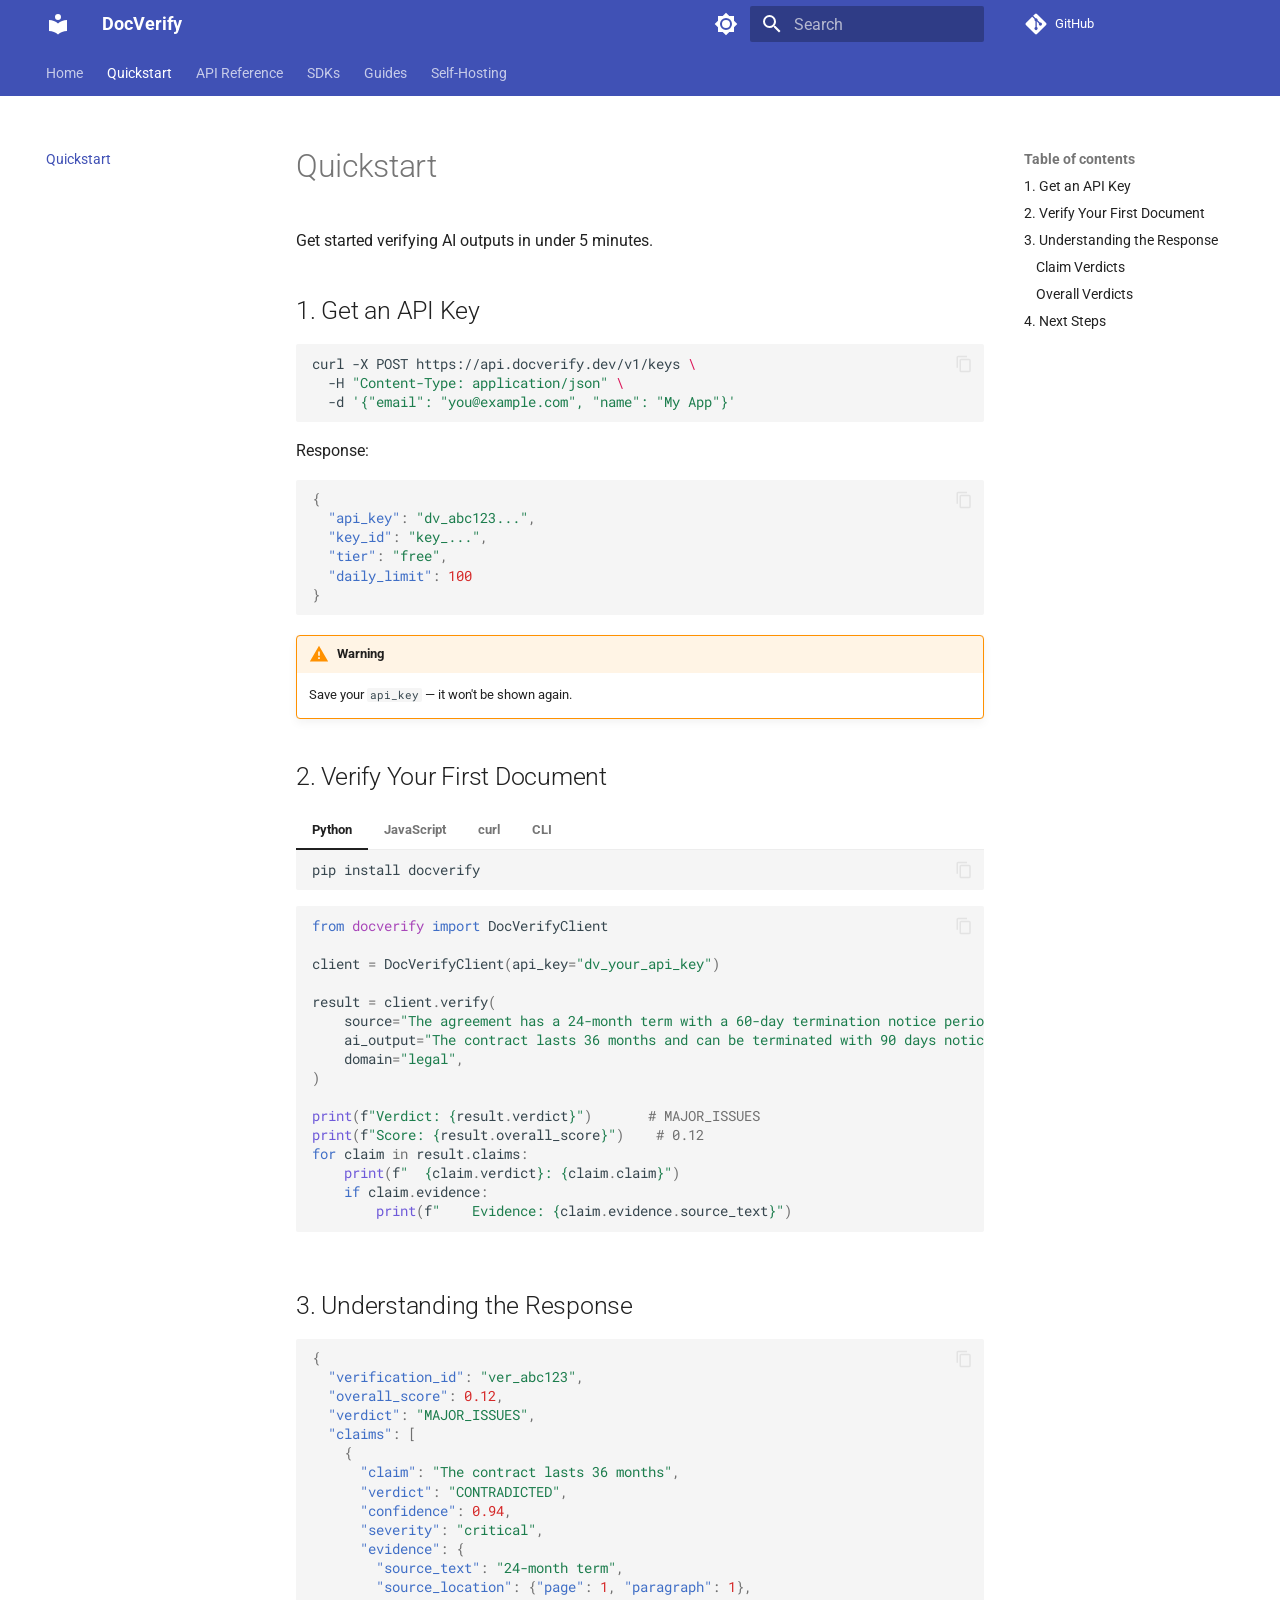
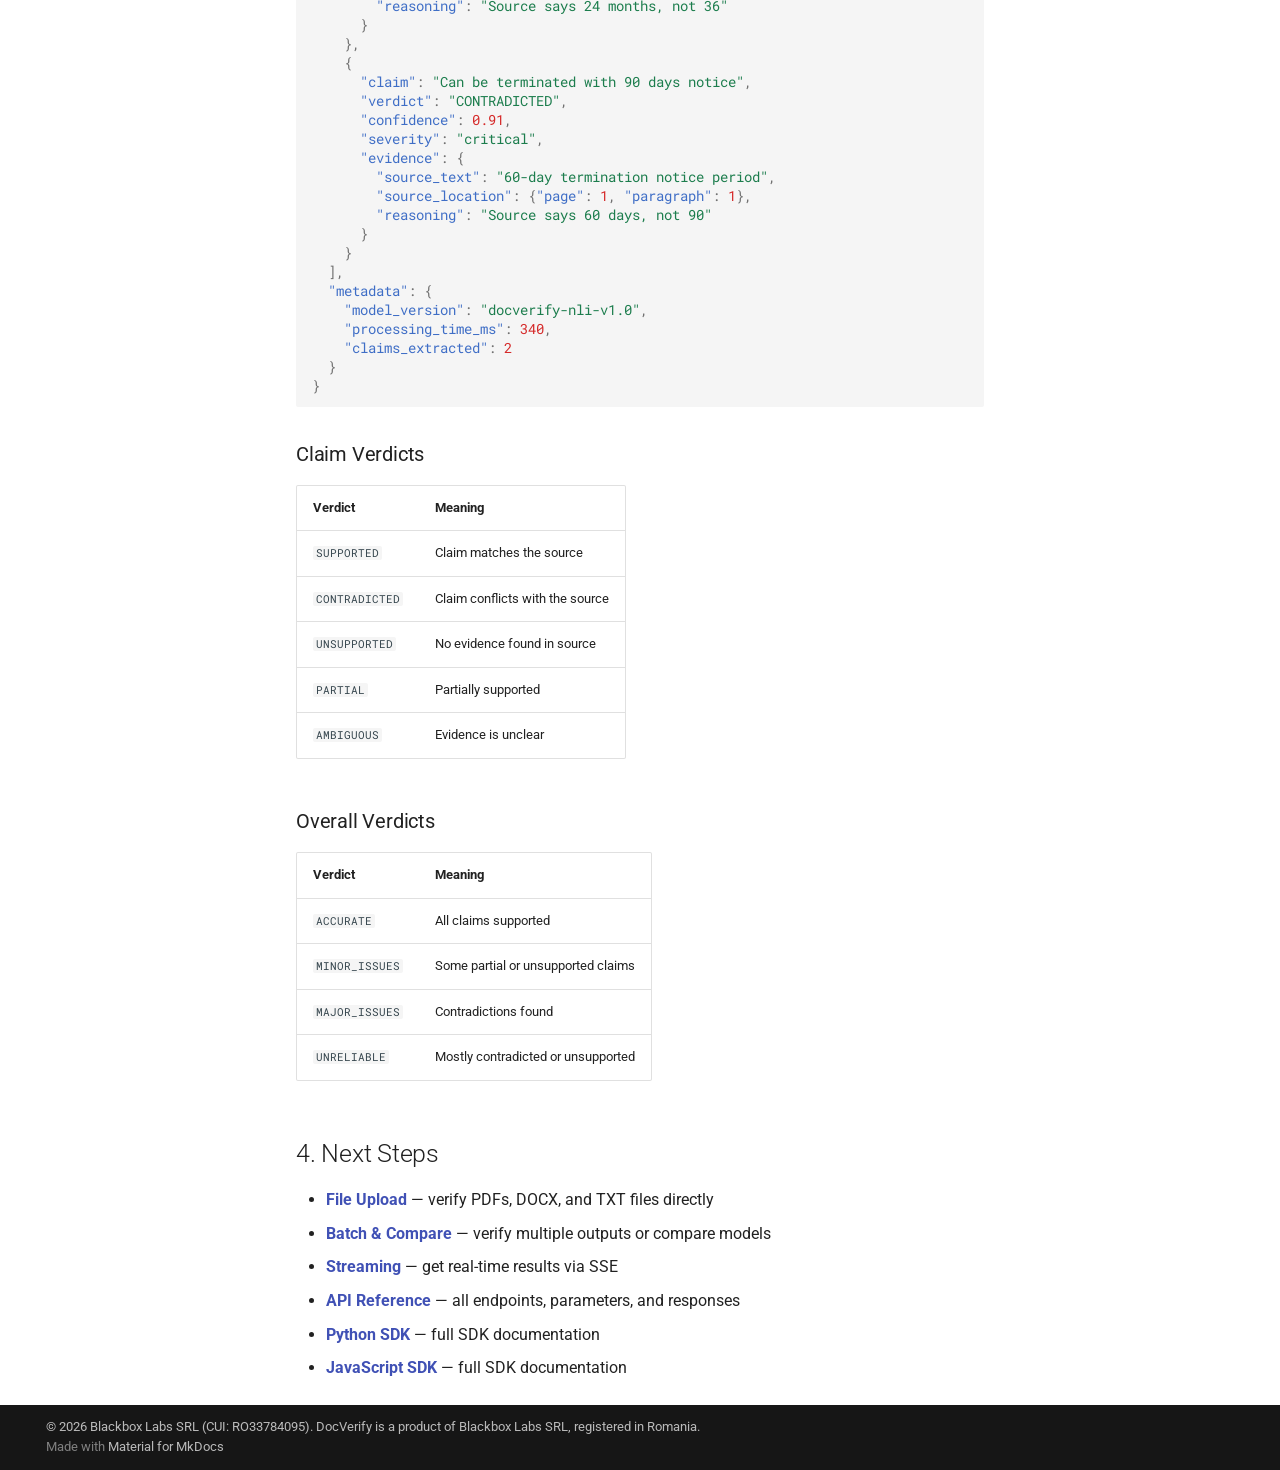
<file: quickstart/index.html>
<!doctype html>
<html lang="en" class="no-js">
  <head>
    
      <meta charset="utf-8">
      <meta name="viewport" content="width=device-width,initial-scale=1">
      
        <meta name="description" content="Catch AI hallucinations before your customers do">
      
      
      
        <link rel="canonical" href="https://docs.docverify.dev/quickstart/">
      
      
        <link rel="prev" href="..">
      
      
        <link rel="next" href="../api-reference/">
      
      
      <link rel="icon" href="../assets/images/favicon.png">
      <meta name="generator" content="mkdocs-1.6.1, mkdocs-material-9.6.4">
    
    
      
        <title>Quickstart - DocVerify</title>
      
    
    
      <link rel="stylesheet" href="../assets/stylesheets/main.8608ea7d.min.css">
      
        
        <link rel="stylesheet" href="../assets/stylesheets/palette.06af60db.min.css">
      
      


    
    
      
    
    
      
        
        
        <link rel="preconnect" href="https://fonts.gstatic.com" crossorigin>
        <link rel="stylesheet" href="https://fonts.googleapis.com/css?family=Roboto:300,300i,400,400i,700,700i%7CRoboto+Mono:400,400i,700,700i&display=fallback">
        <style>:root{--md-text-font:"Roboto";--md-code-font:"Roboto Mono"}</style>
      
    
    
      <link rel="stylesheet" href="../assets/stylesheets/extra.css">
    
    <script>__md_scope=new URL("..",location),__md_hash=e=>[...e].reduce(((e,_)=>(e<<5)-e+_.charCodeAt(0)),0),__md_get=(e,_=localStorage,t=__md_scope)=>JSON.parse(_.getItem(t.pathname+"."+e)),__md_set=(e,_,t=localStorage,a=__md_scope)=>{try{t.setItem(a.pathname+"."+e,JSON.stringify(_))}catch(e){}}</script>
    
      

    
    
    
  </head>
  
  
    
    
      
    
    
    
    
    <body dir="ltr" data-md-color-scheme="default" data-md-color-primary="indigo" data-md-color-accent="indigo">
  
    
    <input class="md-toggle" data-md-toggle="drawer" type="checkbox" id="__drawer" autocomplete="off">
    <input class="md-toggle" data-md-toggle="search" type="checkbox" id="__search" autocomplete="off">
    <label class="md-overlay" for="__drawer"></label>
    <div data-md-component="skip">
      
        
        <a href="#quickstart" class="md-skip">
          Skip to content
        </a>
      
    </div>
    <div data-md-component="announce">
      
    </div>
    
    
      

<header class="md-header" data-md-component="header">
  <nav class="md-header__inner md-grid" aria-label="Header">
    <a href=".." title="DocVerify" class="md-header__button md-logo" aria-label="DocVerify" data-md-component="logo">
      
  
  <svg xmlns="http://www.w3.org/2000/svg" viewBox="0 0 24 24"><path d="M12 8a3 3 0 0 0 3-3 3 3 0 0 0-3-3 3 3 0 0 0-3 3 3 3 0 0 0 3 3m0 3.54C9.64 9.35 6.5 8 3 8v11c3.5 0 6.64 1.35 9 3.54 2.36-2.19 5.5-3.54 9-3.54V8c-3.5 0-6.64 1.35-9 3.54"/></svg>

    </a>
    <label class="md-header__button md-icon" for="__drawer">
      
      <svg xmlns="http://www.w3.org/2000/svg" viewBox="0 0 24 24"><path d="M3 6h18v2H3zm0 5h18v2H3zm0 5h18v2H3z"/></svg>
    </label>
    <div class="md-header__title" data-md-component="header-title">
      <div class="md-header__ellipsis">
        <div class="md-header__topic">
          <span class="md-ellipsis">
            DocVerify
          </span>
        </div>
        <div class="md-header__topic" data-md-component="header-topic">
          <span class="md-ellipsis">
            
              Quickstart
            
          </span>
        </div>
      </div>
    </div>
    
      
        <form class="md-header__option" data-md-component="palette">
  
    
    
    
    <input class="md-option" data-md-color-media="" data-md-color-scheme="default" data-md-color-primary="indigo" data-md-color-accent="indigo"  aria-label="Switch to dark mode"  type="radio" name="__palette" id="__palette_0">
    
      <label class="md-header__button md-icon" title="Switch to dark mode" for="__palette_1" hidden>
        <svg xmlns="http://www.w3.org/2000/svg" viewBox="0 0 24 24"><path d="M12 8a4 4 0 0 0-4 4 4 4 0 0 0 4 4 4 4 0 0 0 4-4 4 4 0 0 0-4-4m0 10a6 6 0 0 1-6-6 6 6 0 0 1 6-6 6 6 0 0 1 6 6 6 6 0 0 1-6 6m8-9.31V4h-4.69L12 .69 8.69 4H4v4.69L.69 12 4 15.31V20h4.69L12 23.31 15.31 20H20v-4.69L23.31 12z"/></svg>
      </label>
    
  
    
    
    
    <input class="md-option" data-md-color-media="" data-md-color-scheme="slate" data-md-color-primary="indigo" data-md-color-accent="indigo"  aria-label="Switch to light mode"  type="radio" name="__palette" id="__palette_1">
    
      <label class="md-header__button md-icon" title="Switch to light mode" for="__palette_0" hidden>
        <svg xmlns="http://www.w3.org/2000/svg" viewBox="0 0 24 24"><path d="M12 18c-.89 0-1.74-.2-2.5-.55C11.56 16.5 13 14.42 13 12s-1.44-4.5-3.5-5.45C10.26 6.2 11.11 6 12 6a6 6 0 0 1 6 6 6 6 0 0 1-6 6m8-9.31V4h-4.69L12 .69 8.69 4H4v4.69L.69 12 4 15.31V20h4.69L12 23.31 15.31 20H20v-4.69L23.31 12z"/></svg>
      </label>
    
  
</form>
      
    
    
      <script>var palette=__md_get("__palette");if(palette&&palette.color){if("(prefers-color-scheme)"===palette.color.media){var media=matchMedia("(prefers-color-scheme: light)"),input=document.querySelector(media.matches?"[data-md-color-media='(prefers-color-scheme: light)']":"[data-md-color-media='(prefers-color-scheme: dark)']");palette.color.media=input.getAttribute("data-md-color-media"),palette.color.scheme=input.getAttribute("data-md-color-scheme"),palette.color.primary=input.getAttribute("data-md-color-primary"),palette.color.accent=input.getAttribute("data-md-color-accent")}for(var[key,value]of Object.entries(palette.color))document.body.setAttribute("data-md-color-"+key,value)}</script>
    
    
    
      <label class="md-header__button md-icon" for="__search">
        
        <svg xmlns="http://www.w3.org/2000/svg" viewBox="0 0 24 24"><path d="M9.5 3A6.5 6.5 0 0 1 16 9.5c0 1.61-.59 3.09-1.56 4.23l.27.27h.79l5 5-1.5 1.5-5-5v-.79l-.27-.27A6.52 6.52 0 0 1 9.5 16 6.5 6.5 0 0 1 3 9.5 6.5 6.5 0 0 1 9.5 3m0 2C7 5 5 7 5 9.5S7 14 9.5 14 14 12 14 9.5 12 5 9.5 5"/></svg>
      </label>
      <div class="md-search" data-md-component="search" role="dialog">
  <label class="md-search__overlay" for="__search"></label>
  <div class="md-search__inner" role="search">
    <form class="md-search__form" name="search">
      <input type="text" class="md-search__input" name="query" aria-label="Search" placeholder="Search" autocapitalize="off" autocorrect="off" autocomplete="off" spellcheck="false" data-md-component="search-query" required>
      <label class="md-search__icon md-icon" for="__search">
        
        <svg xmlns="http://www.w3.org/2000/svg" viewBox="0 0 24 24"><path d="M9.5 3A6.5 6.5 0 0 1 16 9.5c0 1.61-.59 3.09-1.56 4.23l.27.27h.79l5 5-1.5 1.5-5-5v-.79l-.27-.27A6.52 6.52 0 0 1 9.5 16 6.5 6.5 0 0 1 3 9.5 6.5 6.5 0 0 1 9.5 3m0 2C7 5 5 7 5 9.5S7 14 9.5 14 14 12 14 9.5 12 5 9.5 5"/></svg>
        
        <svg xmlns="http://www.w3.org/2000/svg" viewBox="0 0 24 24"><path d="M20 11v2H8l5.5 5.5-1.42 1.42L4.16 12l7.92-7.92L13.5 5.5 8 11z"/></svg>
      </label>
      <nav class="md-search__options" aria-label="Search">
        
        <button type="reset" class="md-search__icon md-icon" title="Clear" aria-label="Clear" tabindex="-1">
          
          <svg xmlns="http://www.w3.org/2000/svg" viewBox="0 0 24 24"><path d="M19 6.41 17.59 5 12 10.59 6.41 5 5 6.41 10.59 12 5 17.59 6.41 19 12 13.41 17.59 19 19 17.59 13.41 12z"/></svg>
        </button>
      </nav>
      
        <div class="md-search__suggest" data-md-component="search-suggest"></div>
      
    </form>
    <div class="md-search__output">
      <div class="md-search__scrollwrap" tabindex="0" data-md-scrollfix>
        <div class="md-search-result" data-md-component="search-result">
          <div class="md-search-result__meta">
            Initializing search
          </div>
          <ol class="md-search-result__list" role="presentation"></ol>
        </div>
      </div>
    </div>
  </div>
</div>
    
    
      <div class="md-header__source">
        <a href="https://github.com/docverifyai/docs" title="Go to repository" class="md-source" data-md-component="source">
  <div class="md-source__icon md-icon">
    
    <svg xmlns="http://www.w3.org/2000/svg" viewBox="0 0 448 512"><!--! Font Awesome Free 6.7.2 by @fontawesome - https://fontawesome.com License - https://fontawesome.com/license/free (Icons: CC BY 4.0, Fonts: SIL OFL 1.1, Code: MIT License) Copyright 2024 Fonticons, Inc.--><path d="M439.55 236.05 244 40.45a28.87 28.87 0 0 0-40.81 0l-40.66 40.63 51.52 51.52c27.06-9.14 52.68 16.77 43.39 43.68l49.66 49.66c34.23-11.8 61.18 31 35.47 56.69-26.49 26.49-70.21-2.87-56-37.34L240.22 199v121.85c25.3 12.54 22.26 41.85 9.08 55a34.34 34.34 0 0 1-48.55 0c-17.57-17.6-11.07-46.91 11.25-56v-123c-20.8-8.51-24.6-30.74-18.64-45L142.57 101 8.45 235.14a28.86 28.86 0 0 0 0 40.81l195.61 195.6a28.86 28.86 0 0 0 40.8 0l194.69-194.69a28.86 28.86 0 0 0 0-40.81"/></svg>
  </div>
  <div class="md-source__repository">
    GitHub
  </div>
</a>
      </div>
    
  </nav>
  
</header>
    
    <div class="md-container" data-md-component="container">
      
      
        
          
            
<nav class="md-tabs" aria-label="Tabs" data-md-component="tabs">
  <div class="md-grid">
    <ul class="md-tabs__list">
      
        
  
  
  
    <li class="md-tabs__item">
      <a href=".." class="md-tabs__link">
        
  
    
  
  Home

      </a>
    </li>
  

      
        
  
  
    
  
  
    <li class="md-tabs__item md-tabs__item--active">
      <a href="./" class="md-tabs__link">
        
  
    
  
  Quickstart

      </a>
    </li>
  

      
        
  
  
  
    <li class="md-tabs__item">
      <a href="../api-reference/" class="md-tabs__link">
        
  
    
  
  API Reference

      </a>
    </li>
  

      
        
  
  
  
    
    
      <li class="md-tabs__item">
        <a href="../sdks/python/" class="md-tabs__link">
          
  
  SDKs

        </a>
      </li>
    
  

      
        
  
  
  
    
    
      <li class="md-tabs__item">
        <a href="../guides/file-upload/" class="md-tabs__link">
          
  
  Guides

        </a>
      </li>
    
  

      
        
  
  
  
    
    
      <li class="md-tabs__item">
        <a href="../self-hosting/docker/" class="md-tabs__link">
          
  
  Self-Hosting

        </a>
      </li>
    
  

      
    </ul>
  </div>
</nav>
          
        
      
      <main class="md-main" data-md-component="main">
        <div class="md-main__inner md-grid">
          
            
              
              <div class="md-sidebar md-sidebar--primary" data-md-component="sidebar" data-md-type="navigation" >
                <div class="md-sidebar__scrollwrap">
                  <div class="md-sidebar__inner">
                    


  


<nav class="md-nav md-nav--primary md-nav--lifted" aria-label="Navigation" data-md-level="0">
  <label class="md-nav__title" for="__drawer">
    <a href=".." title="DocVerify" class="md-nav__button md-logo" aria-label="DocVerify" data-md-component="logo">
      
  
  <svg xmlns="http://www.w3.org/2000/svg" viewBox="0 0 24 24"><path d="M12 8a3 3 0 0 0 3-3 3 3 0 0 0-3-3 3 3 0 0 0-3 3 3 3 0 0 0 3 3m0 3.54C9.64 9.35 6.5 8 3 8v11c3.5 0 6.64 1.35 9 3.54 2.36-2.19 5.5-3.54 9-3.54V8c-3.5 0-6.64 1.35-9 3.54"/></svg>

    </a>
    DocVerify
  </label>
  
    <div class="md-nav__source">
      <a href="https://github.com/docverifyai/docs" title="Go to repository" class="md-source" data-md-component="source">
  <div class="md-source__icon md-icon">
    
    <svg xmlns="http://www.w3.org/2000/svg" viewBox="0 0 448 512"><!--! Font Awesome Free 6.7.2 by @fontawesome - https://fontawesome.com License - https://fontawesome.com/license/free (Icons: CC BY 4.0, Fonts: SIL OFL 1.1, Code: MIT License) Copyright 2024 Fonticons, Inc.--><path d="M439.55 236.05 244 40.45a28.87 28.87 0 0 0-40.81 0l-40.66 40.63 51.52 51.52c27.06-9.14 52.68 16.77 43.39 43.68l49.66 49.66c34.23-11.8 61.18 31 35.47 56.69-26.49 26.49-70.21-2.87-56-37.34L240.22 199v121.85c25.3 12.54 22.26 41.85 9.08 55a34.34 34.34 0 0 1-48.55 0c-17.57-17.6-11.07-46.91 11.25-56v-123c-20.8-8.51-24.6-30.74-18.64-45L142.57 101 8.45 235.14a28.86 28.86 0 0 0 0 40.81l195.61 195.6a28.86 28.86 0 0 0 40.8 0l194.69-194.69a28.86 28.86 0 0 0 0-40.81"/></svg>
  </div>
  <div class="md-source__repository">
    GitHub
  </div>
</a>
    </div>
  
  <ul class="md-nav__list" data-md-scrollfix>
    
      
      
  
  
  
  
    <li class="md-nav__item">
      <a href=".." class="md-nav__link">
        
  
  <span class="md-ellipsis">
    Home
    
  </span>
  

      </a>
    </li>
  

    
      
      
  
  
    
  
  
  
    <li class="md-nav__item md-nav__item--active">
      
      <input class="md-nav__toggle md-toggle" type="checkbox" id="__toc">
      
      
        
      
      
        <label class="md-nav__link md-nav__link--active" for="__toc">
          
  
  <span class="md-ellipsis">
    Quickstart
    
  </span>
  

          <span class="md-nav__icon md-icon"></span>
        </label>
      
      <a href="./" class="md-nav__link md-nav__link--active">
        
  
  <span class="md-ellipsis">
    Quickstart
    
  </span>
  

      </a>
      
        

<nav class="md-nav md-nav--secondary" aria-label="Table of contents">
  
  
  
    
  
  
    <label class="md-nav__title" for="__toc">
      <span class="md-nav__icon md-icon"></span>
      Table of contents
    </label>
    <ul class="md-nav__list" data-md-component="toc" data-md-scrollfix>
      
        <li class="md-nav__item">
  <a href="#1-get-an-api-key" class="md-nav__link">
    <span class="md-ellipsis">
      1. Get an API Key
    </span>
  </a>
  
</li>
      
        <li class="md-nav__item">
  <a href="#2-verify-your-first-document" class="md-nav__link">
    <span class="md-ellipsis">
      2. Verify Your First Document
    </span>
  </a>
  
</li>
      
        <li class="md-nav__item">
  <a href="#3-understanding-the-response" class="md-nav__link">
    <span class="md-ellipsis">
      3. Understanding the Response
    </span>
  </a>
  
    <nav class="md-nav" aria-label="3. Understanding the Response">
      <ul class="md-nav__list">
        
          <li class="md-nav__item">
  <a href="#claim-verdicts" class="md-nav__link">
    <span class="md-ellipsis">
      Claim Verdicts
    </span>
  </a>
  
</li>
        
          <li class="md-nav__item">
  <a href="#overall-verdicts" class="md-nav__link">
    <span class="md-ellipsis">
      Overall Verdicts
    </span>
  </a>
  
</li>
        
      </ul>
    </nav>
  
</li>
      
        <li class="md-nav__item">
  <a href="#4-next-steps" class="md-nav__link">
    <span class="md-ellipsis">
      4. Next Steps
    </span>
  </a>
  
</li>
      
    </ul>
  
</nav>
      
    </li>
  

    
      
      
  
  
  
  
    <li class="md-nav__item">
      <a href="../api-reference/" class="md-nav__link">
        
  
  <span class="md-ellipsis">
    API Reference
    
  </span>
  

      </a>
    </li>
  

    
      
      
  
  
  
  
    
    
    
      
      
        
      
    
    
    <li class="md-nav__item md-nav__item--nested">
      
        
        
          
        
        <input class="md-nav__toggle md-toggle md-toggle--indeterminate" type="checkbox" id="__nav_4" >
        
          
          <label class="md-nav__link" for="__nav_4" id="__nav_4_label" tabindex="0">
            
  
  <span class="md-ellipsis">
    SDKs
    
  </span>
  

            <span class="md-nav__icon md-icon"></span>
          </label>
        
        <nav class="md-nav" data-md-level="1" aria-labelledby="__nav_4_label" aria-expanded="false">
          <label class="md-nav__title" for="__nav_4">
            <span class="md-nav__icon md-icon"></span>
            SDKs
          </label>
          <ul class="md-nav__list" data-md-scrollfix>
            
              
                
  
  
  
  
    <li class="md-nav__item">
      <a href="../sdks/python/" class="md-nav__link">
        
  
  <span class="md-ellipsis">
    Python
    
  </span>
  

      </a>
    </li>
  

              
            
              
                
  
  
  
  
    <li class="md-nav__item">
      <a href="../sdks/javascript/" class="md-nav__link">
        
  
  <span class="md-ellipsis">
    JavaScript
    
  </span>
  

      </a>
    </li>
  

              
            
          </ul>
        </nav>
      
    </li>
  

    
      
      
  
  
  
  
    
    
    
      
      
        
      
    
    
    <li class="md-nav__item md-nav__item--nested">
      
        
        
          
        
        <input class="md-nav__toggle md-toggle md-toggle--indeterminate" type="checkbox" id="__nav_5" >
        
          
          <label class="md-nav__link" for="__nav_5" id="__nav_5_label" tabindex="0">
            
  
  <span class="md-ellipsis">
    Guides
    
  </span>
  

            <span class="md-nav__icon md-icon"></span>
          </label>
        
        <nav class="md-nav" data-md-level="1" aria-labelledby="__nav_5_label" aria-expanded="false">
          <label class="md-nav__title" for="__nav_5">
            <span class="md-nav__icon md-icon"></span>
            Guides
          </label>
          <ul class="md-nav__list" data-md-scrollfix>
            
              
                
  
  
  
  
    <li class="md-nav__item">
      <a href="../guides/file-upload/" class="md-nav__link">
        
  
  <span class="md-ellipsis">
    File Upload
    
  </span>
  

      </a>
    </li>
  

              
            
              
                
  
  
  
  
    <li class="md-nav__item">
      <a href="../guides/batch-verify/" class="md-nav__link">
        
  
  <span class="md-ellipsis">
    Batch & Compare
    
  </span>
  

      </a>
    </li>
  

              
            
              
                
  
  
  
  
    <li class="md-nav__item">
      <a href="../guides/streaming/" class="md-nav__link">
        
  
  <span class="md-ellipsis">
    Streaming
    
  </span>
  

      </a>
    </li>
  

              
            
              
                
  
  
  
  
    <li class="md-nav__item">
      <a href="../guides/enterprise/" class="md-nav__link">
        
  
  <span class="md-ellipsis">
    Enterprise
    
  </span>
  

      </a>
    </li>
  

              
            
          </ul>
        </nav>
      
    </li>
  

    
      
      
  
  
  
  
    
    
    
      
      
        
      
    
    
    <li class="md-nav__item md-nav__item--nested">
      
        
        
          
        
        <input class="md-nav__toggle md-toggle md-toggle--indeterminate" type="checkbox" id="__nav_6" >
        
          
          <label class="md-nav__link" for="__nav_6" id="__nav_6_label" tabindex="0">
            
  
  <span class="md-ellipsis">
    Self-Hosting
    
  </span>
  

            <span class="md-nav__icon md-icon"></span>
          </label>
        
        <nav class="md-nav" data-md-level="1" aria-labelledby="__nav_6_label" aria-expanded="false">
          <label class="md-nav__title" for="__nav_6">
            <span class="md-nav__icon md-icon"></span>
            Self-Hosting
          </label>
          <ul class="md-nav__list" data-md-scrollfix>
            
              
                
  
  
  
  
    <li class="md-nav__item">
      <a href="../self-hosting/docker/" class="md-nav__link">
        
  
  <span class="md-ellipsis">
    Docker
    
  </span>
  

      </a>
    </li>
  

              
            
              
                
  
  
  
  
    <li class="md-nav__item">
      <a href="../self-hosting/on-premise/" class="md-nav__link">
        
  
  <span class="md-ellipsis">
    On-Premise
    
  </span>
  

      </a>
    </li>
  

              
            
              
                
  
  
  
  
    <li class="md-nav__item">
      <a href="../self-hosting/operations/" class="md-nav__link">
        
  
  <span class="md-ellipsis">
    Operations
    
  </span>
  

      </a>
    </li>
  

              
            
          </ul>
        </nav>
      
    </li>
  

    
  </ul>
</nav>
                  </div>
                </div>
              </div>
            
            
              
              <div class="md-sidebar md-sidebar--secondary" data-md-component="sidebar" data-md-type="toc" >
                <div class="md-sidebar__scrollwrap">
                  <div class="md-sidebar__inner">
                    

<nav class="md-nav md-nav--secondary" aria-label="Table of contents">
  
  
  
    
  
  
    <label class="md-nav__title" for="__toc">
      <span class="md-nav__icon md-icon"></span>
      Table of contents
    </label>
    <ul class="md-nav__list" data-md-component="toc" data-md-scrollfix>
      
        <li class="md-nav__item">
  <a href="#1-get-an-api-key" class="md-nav__link">
    <span class="md-ellipsis">
      1. Get an API Key
    </span>
  </a>
  
</li>
      
        <li class="md-nav__item">
  <a href="#2-verify-your-first-document" class="md-nav__link">
    <span class="md-ellipsis">
      2. Verify Your First Document
    </span>
  </a>
  
</li>
      
        <li class="md-nav__item">
  <a href="#3-understanding-the-response" class="md-nav__link">
    <span class="md-ellipsis">
      3. Understanding the Response
    </span>
  </a>
  
    <nav class="md-nav" aria-label="3. Understanding the Response">
      <ul class="md-nav__list">
        
          <li class="md-nav__item">
  <a href="#claim-verdicts" class="md-nav__link">
    <span class="md-ellipsis">
      Claim Verdicts
    </span>
  </a>
  
</li>
        
          <li class="md-nav__item">
  <a href="#overall-verdicts" class="md-nav__link">
    <span class="md-ellipsis">
      Overall Verdicts
    </span>
  </a>
  
</li>
        
      </ul>
    </nav>
  
</li>
      
        <li class="md-nav__item">
  <a href="#4-next-steps" class="md-nav__link">
    <span class="md-ellipsis">
      4. Next Steps
    </span>
  </a>
  
</li>
      
    </ul>
  
</nav>
                  </div>
                </div>
              </div>
            
          
          
            <div class="md-content" data-md-component="content">
              <article class="md-content__inner md-typeset">
                
                  


  
  


<h1 id="quickstart">Quickstart</h1>
<p>Get started verifying AI outputs in under 5 minutes.</p>
<h2 id="1-get-an-api-key">1. Get an API Key</h2>
<div class="highlight"><pre><span></span><code><a id="__codelineno-0-1" name="__codelineno-0-1" href="#__codelineno-0-1"></a>curl<span class="w"> </span>-X<span class="w"> </span>POST<span class="w"> </span>https://api.docverify.dev/v1/keys<span class="w"> </span><span class="se">\</span>
<a id="__codelineno-0-2" name="__codelineno-0-2" href="#__codelineno-0-2"></a><span class="w">  </span>-H<span class="w"> </span><span class="s2">&quot;Content-Type: application/json&quot;</span><span class="w"> </span><span class="se">\</span>
<a id="__codelineno-0-3" name="__codelineno-0-3" href="#__codelineno-0-3"></a><span class="w">  </span>-d<span class="w"> </span><span class="s1">&#39;{&quot;email&quot;: &quot;you@example.com&quot;, &quot;name&quot;: &quot;My App&quot;}&#39;</span>
</code></pre></div>
<p>Response:
<div class="highlight"><pre><span></span><code><a id="__codelineno-1-1" name="__codelineno-1-1" href="#__codelineno-1-1"></a><span class="p">{</span>
<a id="__codelineno-1-2" name="__codelineno-1-2" href="#__codelineno-1-2"></a><span class="w">  </span><span class="nt">&quot;api_key&quot;</span><span class="p">:</span><span class="w"> </span><span class="s2">&quot;dv_abc123...&quot;</span><span class="p">,</span>
<a id="__codelineno-1-3" name="__codelineno-1-3" href="#__codelineno-1-3"></a><span class="w">  </span><span class="nt">&quot;key_id&quot;</span><span class="p">:</span><span class="w"> </span><span class="s2">&quot;key_...&quot;</span><span class="p">,</span>
<a id="__codelineno-1-4" name="__codelineno-1-4" href="#__codelineno-1-4"></a><span class="w">  </span><span class="nt">&quot;tier&quot;</span><span class="p">:</span><span class="w"> </span><span class="s2">&quot;free&quot;</span><span class="p">,</span>
<a id="__codelineno-1-5" name="__codelineno-1-5" href="#__codelineno-1-5"></a><span class="w">  </span><span class="nt">&quot;daily_limit&quot;</span><span class="p">:</span><span class="w"> </span><span class="mi">100</span>
<a id="__codelineno-1-6" name="__codelineno-1-6" href="#__codelineno-1-6"></a><span class="p">}</span>
</code></pre></div></p>
<div class="admonition warning">
<p class="admonition-title">Warning</p>
<p>Save your <code>api_key</code> — it won't be shown again.</p>
</div>
<h2 id="2-verify-your-first-document">2. Verify Your First Document</h2>
<div class="tabbed-set tabbed-alternate" data-tabs="1:4"><input checked="checked" id="__tabbed_1_1" name="__tabbed_1" type="radio" /><input id="__tabbed_1_2" name="__tabbed_1" type="radio" /><input id="__tabbed_1_3" name="__tabbed_1" type="radio" /><input id="__tabbed_1_4" name="__tabbed_1" type="radio" /><div class="tabbed-labels"><label for="__tabbed_1_1">Python</label><label for="__tabbed_1_2">JavaScript</label><label for="__tabbed_1_3">curl</label><label for="__tabbed_1_4">CLI</label></div>
<div class="tabbed-content">
<div class="tabbed-block">
<div class="highlight"><pre><span></span><code><a id="__codelineno-2-1" name="__codelineno-2-1" href="#__codelineno-2-1"></a>pip<span class="w"> </span>install<span class="w"> </span>docverify
</code></pre></div>
<div class="highlight"><pre><span></span><code><a id="__codelineno-3-1" name="__codelineno-3-1" href="#__codelineno-3-1"></a><span class="kn">from</span><span class="w"> </span><span class="nn">docverify</span><span class="w"> </span><span class="kn">import</span> <span class="n">DocVerifyClient</span>
<a id="__codelineno-3-2" name="__codelineno-3-2" href="#__codelineno-3-2"></a>
<a id="__codelineno-3-3" name="__codelineno-3-3" href="#__codelineno-3-3"></a><span class="n">client</span> <span class="o">=</span> <span class="n">DocVerifyClient</span><span class="p">(</span><span class="n">api_key</span><span class="o">=</span><span class="s2">&quot;dv_your_api_key&quot;</span><span class="p">)</span>
<a id="__codelineno-3-4" name="__codelineno-3-4" href="#__codelineno-3-4"></a>
<a id="__codelineno-3-5" name="__codelineno-3-5" href="#__codelineno-3-5"></a><span class="n">result</span> <span class="o">=</span> <span class="n">client</span><span class="o">.</span><span class="n">verify</span><span class="p">(</span>
<a id="__codelineno-3-6" name="__codelineno-3-6" href="#__codelineno-3-6"></a>    <span class="n">source</span><span class="o">=</span><span class="s2">&quot;The agreement has a 24-month term with a 60-day termination notice period.&quot;</span><span class="p">,</span>
<a id="__codelineno-3-7" name="__codelineno-3-7" href="#__codelineno-3-7"></a>    <span class="n">ai_output</span><span class="o">=</span><span class="s2">&quot;The contract lasts 36 months and can be terminated with 90 days notice.&quot;</span><span class="p">,</span>
<a id="__codelineno-3-8" name="__codelineno-3-8" href="#__codelineno-3-8"></a>    <span class="n">domain</span><span class="o">=</span><span class="s2">&quot;legal&quot;</span><span class="p">,</span>
<a id="__codelineno-3-9" name="__codelineno-3-9" href="#__codelineno-3-9"></a><span class="p">)</span>
<a id="__codelineno-3-10" name="__codelineno-3-10" href="#__codelineno-3-10"></a>
<a id="__codelineno-3-11" name="__codelineno-3-11" href="#__codelineno-3-11"></a><span class="nb">print</span><span class="p">(</span><span class="sa">f</span><span class="s2">&quot;Verdict: </span><span class="si">{</span><span class="n">result</span><span class="o">.</span><span class="n">verdict</span><span class="si">}</span><span class="s2">&quot;</span><span class="p">)</span>       <span class="c1"># MAJOR_ISSUES</span>
<a id="__codelineno-3-12" name="__codelineno-3-12" href="#__codelineno-3-12"></a><span class="nb">print</span><span class="p">(</span><span class="sa">f</span><span class="s2">&quot;Score: </span><span class="si">{</span><span class="n">result</span><span class="o">.</span><span class="n">overall_score</span><span class="si">}</span><span class="s2">&quot;</span><span class="p">)</span>    <span class="c1"># 0.12</span>
<a id="__codelineno-3-13" name="__codelineno-3-13" href="#__codelineno-3-13"></a><span class="k">for</span> <span class="n">claim</span> <span class="ow">in</span> <span class="n">result</span><span class="o">.</span><span class="n">claims</span><span class="p">:</span>
<a id="__codelineno-3-14" name="__codelineno-3-14" href="#__codelineno-3-14"></a>    <span class="nb">print</span><span class="p">(</span><span class="sa">f</span><span class="s2">&quot;  </span><span class="si">{</span><span class="n">claim</span><span class="o">.</span><span class="n">verdict</span><span class="si">}</span><span class="s2">: </span><span class="si">{</span><span class="n">claim</span><span class="o">.</span><span class="n">claim</span><span class="si">}</span><span class="s2">&quot;</span><span class="p">)</span>
<a id="__codelineno-3-15" name="__codelineno-3-15" href="#__codelineno-3-15"></a>    <span class="k">if</span> <span class="n">claim</span><span class="o">.</span><span class="n">evidence</span><span class="p">:</span>
<a id="__codelineno-3-16" name="__codelineno-3-16" href="#__codelineno-3-16"></a>        <span class="nb">print</span><span class="p">(</span><span class="sa">f</span><span class="s2">&quot;    Evidence: </span><span class="si">{</span><span class="n">claim</span><span class="o">.</span><span class="n">evidence</span><span class="o">.</span><span class="n">source_text</span><span class="si">}</span><span class="s2">&quot;</span><span class="p">)</span>
</code></pre></div>
</div>
<div class="tabbed-block">
<div class="highlight"><pre><span></span><code><a id="__codelineno-4-1" name="__codelineno-4-1" href="#__codelineno-4-1"></a>npm<span class="w"> </span>install<span class="w"> </span>docverify
</code></pre></div>
<div class="highlight"><pre><span></span><code><a id="__codelineno-5-1" name="__codelineno-5-1" href="#__codelineno-5-1"></a><span class="k">import</span><span class="w"> </span><span class="p">{</span><span class="w"> </span><span class="nx">DocVerifyClient</span><span class="w"> </span><span class="p">}</span><span class="w"> </span><span class="kr">from</span><span class="w"> </span><span class="s2">&quot;docverify&quot;</span><span class="p">;</span>
<a id="__codelineno-5-2" name="__codelineno-5-2" href="#__codelineno-5-2"></a>
<a id="__codelineno-5-3" name="__codelineno-5-3" href="#__codelineno-5-3"></a><span class="kd">const</span><span class="w"> </span><span class="nx">client</span><span class="w"> </span><span class="o">=</span><span class="w"> </span><span class="ow">new</span><span class="w"> </span><span class="nx">DocVerifyClient</span><span class="p">({</span>
<a id="__codelineno-5-4" name="__codelineno-5-4" href="#__codelineno-5-4"></a><span class="w">  </span><span class="nx">apiKey</span><span class="o">:</span><span class="w"> </span><span class="s2">&quot;dv_your_api_key&quot;</span><span class="p">,</span>
<a id="__codelineno-5-5" name="__codelineno-5-5" href="#__codelineno-5-5"></a><span class="p">});</span>
<a id="__codelineno-5-6" name="__codelineno-5-6" href="#__codelineno-5-6"></a>
<a id="__codelineno-5-7" name="__codelineno-5-7" href="#__codelineno-5-7"></a><span class="kd">const</span><span class="w"> </span><span class="nx">result</span><span class="w"> </span><span class="o">=</span><span class="w"> </span><span class="k">await</span><span class="w"> </span><span class="nx">client</span><span class="p">.</span><span class="nx">verify</span><span class="p">({</span>
<a id="__codelineno-5-8" name="__codelineno-5-8" href="#__codelineno-5-8"></a><span class="w">  </span><span class="nx">source</span><span class="o">:</span><span class="w"> </span><span class="s2">&quot;The agreement has a 24-month term with a 60-day termination notice period.&quot;</span><span class="p">,</span>
<a id="__codelineno-5-9" name="__codelineno-5-9" href="#__codelineno-5-9"></a><span class="w">  </span><span class="nx">ai_output</span><span class="o">:</span><span class="w"> </span><span class="s2">&quot;The contract lasts 36 months and can be terminated with 90 days notice.&quot;</span><span class="p">,</span>
<a id="__codelineno-5-10" name="__codelineno-5-10" href="#__codelineno-5-10"></a><span class="w">  </span><span class="nx">domain</span><span class="o">:</span><span class="w"> </span><span class="s2">&quot;legal&quot;</span><span class="p">,</span>
<a id="__codelineno-5-11" name="__codelineno-5-11" href="#__codelineno-5-11"></a><span class="p">});</span>
<a id="__codelineno-5-12" name="__codelineno-5-12" href="#__codelineno-5-12"></a>
<a id="__codelineno-5-13" name="__codelineno-5-13" href="#__codelineno-5-13"></a><span class="nx">console</span><span class="p">.</span><span class="nx">log</span><span class="p">(</span><span class="sb">`Verdict: </span><span class="si">${</span><span class="nx">result</span><span class="p">.</span><span class="nx">verdict</span><span class="si">}</span><span class="sb">`</span><span class="p">);</span>
<a id="__codelineno-5-14" name="__codelineno-5-14" href="#__codelineno-5-14"></a><span class="k">for</span><span class="w"> </span><span class="p">(</span><span class="kd">const</span><span class="w"> </span><span class="nx">claim</span><span class="w"> </span><span class="k">of</span><span class="w"> </span><span class="nx">result</span><span class="p">.</span><span class="nx">claims</span><span class="p">)</span><span class="w"> </span><span class="p">{</span>
<a id="__codelineno-5-15" name="__codelineno-5-15" href="#__codelineno-5-15"></a><span class="w">  </span><span class="nx">console</span><span class="p">.</span><span class="nx">log</span><span class="p">(</span><span class="sb">`  </span><span class="si">${</span><span class="nx">claim</span><span class="p">.</span><span class="nx">verdict</span><span class="si">}</span><span class="sb">: </span><span class="si">${</span><span class="nx">claim</span><span class="p">.</span><span class="nx">claim</span><span class="si">}</span><span class="sb">`</span><span class="p">);</span>
<a id="__codelineno-5-16" name="__codelineno-5-16" href="#__codelineno-5-16"></a><span class="p">}</span>
</code></pre></div>
</div>
<div class="tabbed-block">
<div class="highlight"><pre><span></span><code><a id="__codelineno-6-1" name="__codelineno-6-1" href="#__codelineno-6-1"></a>curl<span class="w"> </span>-X<span class="w"> </span>POST<span class="w"> </span>https://api.docverify.dev/v1/verify<span class="w"> </span><span class="se">\</span>
<a id="__codelineno-6-2" name="__codelineno-6-2" href="#__codelineno-6-2"></a><span class="w">  </span>-H<span class="w"> </span><span class="s2">&quot;Authorization: Bearer dv_your_api_key&quot;</span><span class="w"> </span><span class="se">\</span>
<a id="__codelineno-6-3" name="__codelineno-6-3" href="#__codelineno-6-3"></a><span class="w">  </span>-H<span class="w"> </span><span class="s2">&quot;Content-Type: application/json&quot;</span><span class="w"> </span><span class="se">\</span>
<a id="__codelineno-6-4" name="__codelineno-6-4" href="#__codelineno-6-4"></a><span class="w">  </span>-d<span class="w"> </span><span class="s1">&#39;{</span>
<a id="__codelineno-6-5" name="__codelineno-6-5" href="#__codelineno-6-5"></a><span class="s1">    &quot;source&quot;: &quot;The agreement has a 24-month term with a 60-day termination notice period.&quot;,</span>
<a id="__codelineno-6-6" name="__codelineno-6-6" href="#__codelineno-6-6"></a><span class="s1">    &quot;ai_output&quot;: &quot;The contract lasts 36 months and can be terminated with 90 days notice.&quot;,</span>
<a id="__codelineno-6-7" name="__codelineno-6-7" href="#__codelineno-6-7"></a><span class="s1">    &quot;domain&quot;: &quot;legal&quot;</span>
<a id="__codelineno-6-8" name="__codelineno-6-8" href="#__codelineno-6-8"></a><span class="s1">  }&#39;</span>
</code></pre></div>
</div>
<div class="tabbed-block">
<div class="highlight"><pre><span></span><code><a id="__codelineno-7-1" name="__codelineno-7-1" href="#__codelineno-7-1"></a>pip<span class="w"> </span>install<span class="w"> </span>docverify
<a id="__codelineno-7-2" name="__codelineno-7-2" href="#__codelineno-7-2"></a><span class="nb">export</span><span class="w"> </span><span class="nv">DOCVERIFY_API_KEY</span><span class="o">=</span>dv_your_api_key
<a id="__codelineno-7-3" name="__codelineno-7-3" href="#__codelineno-7-3"></a>
<a id="__codelineno-7-4" name="__codelineno-7-4" href="#__codelineno-7-4"></a>docverify<span class="w"> </span>verify<span class="w"> </span><span class="se">\</span>
<a id="__codelineno-7-5" name="__codelineno-7-5" href="#__codelineno-7-5"></a><span class="w">  </span>--source<span class="w"> </span><span class="s2">&quot;The agreement has a 24-month term.&quot;</span><span class="w"> </span><span class="se">\</span>
<a id="__codelineno-7-6" name="__codelineno-7-6" href="#__codelineno-7-6"></a><span class="w">  </span>--ai-output<span class="w"> </span><span class="s2">&quot;The contract lasts 36 months.&quot;</span>
</code></pre></div>
</div>
</div>
</div>
<h2 id="3-understanding-the-response">3. Understanding the Response</h2>
<div class="highlight"><pre><span></span><code><a id="__codelineno-8-1" name="__codelineno-8-1" href="#__codelineno-8-1"></a><span class="p">{</span>
<a id="__codelineno-8-2" name="__codelineno-8-2" href="#__codelineno-8-2"></a><span class="w">  </span><span class="nt">&quot;verification_id&quot;</span><span class="p">:</span><span class="w"> </span><span class="s2">&quot;ver_abc123&quot;</span><span class="p">,</span>
<a id="__codelineno-8-3" name="__codelineno-8-3" href="#__codelineno-8-3"></a><span class="w">  </span><span class="nt">&quot;overall_score&quot;</span><span class="p">:</span><span class="w"> </span><span class="mf">0.12</span><span class="p">,</span>
<a id="__codelineno-8-4" name="__codelineno-8-4" href="#__codelineno-8-4"></a><span class="w">  </span><span class="nt">&quot;verdict&quot;</span><span class="p">:</span><span class="w"> </span><span class="s2">&quot;MAJOR_ISSUES&quot;</span><span class="p">,</span>
<a id="__codelineno-8-5" name="__codelineno-8-5" href="#__codelineno-8-5"></a><span class="w">  </span><span class="nt">&quot;claims&quot;</span><span class="p">:</span><span class="w"> </span><span class="p">[</span>
<a id="__codelineno-8-6" name="__codelineno-8-6" href="#__codelineno-8-6"></a><span class="w">    </span><span class="p">{</span>
<a id="__codelineno-8-7" name="__codelineno-8-7" href="#__codelineno-8-7"></a><span class="w">      </span><span class="nt">&quot;claim&quot;</span><span class="p">:</span><span class="w"> </span><span class="s2">&quot;The contract lasts 36 months&quot;</span><span class="p">,</span>
<a id="__codelineno-8-8" name="__codelineno-8-8" href="#__codelineno-8-8"></a><span class="w">      </span><span class="nt">&quot;verdict&quot;</span><span class="p">:</span><span class="w"> </span><span class="s2">&quot;CONTRADICTED&quot;</span><span class="p">,</span>
<a id="__codelineno-8-9" name="__codelineno-8-9" href="#__codelineno-8-9"></a><span class="w">      </span><span class="nt">&quot;confidence&quot;</span><span class="p">:</span><span class="w"> </span><span class="mf">0.94</span><span class="p">,</span>
<a id="__codelineno-8-10" name="__codelineno-8-10" href="#__codelineno-8-10"></a><span class="w">      </span><span class="nt">&quot;severity&quot;</span><span class="p">:</span><span class="w"> </span><span class="s2">&quot;critical&quot;</span><span class="p">,</span>
<a id="__codelineno-8-11" name="__codelineno-8-11" href="#__codelineno-8-11"></a><span class="w">      </span><span class="nt">&quot;evidence&quot;</span><span class="p">:</span><span class="w"> </span><span class="p">{</span>
<a id="__codelineno-8-12" name="__codelineno-8-12" href="#__codelineno-8-12"></a><span class="w">        </span><span class="nt">&quot;source_text&quot;</span><span class="p">:</span><span class="w"> </span><span class="s2">&quot;24-month term&quot;</span><span class="p">,</span>
<a id="__codelineno-8-13" name="__codelineno-8-13" href="#__codelineno-8-13"></a><span class="w">        </span><span class="nt">&quot;source_location&quot;</span><span class="p">:</span><span class="w"> </span><span class="p">{</span><span class="nt">&quot;page&quot;</span><span class="p">:</span><span class="w"> </span><span class="mi">1</span><span class="p">,</span><span class="w"> </span><span class="nt">&quot;paragraph&quot;</span><span class="p">:</span><span class="w"> </span><span class="mi">1</span><span class="p">},</span>
<a id="__codelineno-8-14" name="__codelineno-8-14" href="#__codelineno-8-14"></a><span class="w">        </span><span class="nt">&quot;reasoning&quot;</span><span class="p">:</span><span class="w"> </span><span class="s2">&quot;Source says 24 months, not 36&quot;</span>
<a id="__codelineno-8-15" name="__codelineno-8-15" href="#__codelineno-8-15"></a><span class="w">      </span><span class="p">}</span>
<a id="__codelineno-8-16" name="__codelineno-8-16" href="#__codelineno-8-16"></a><span class="w">    </span><span class="p">},</span>
<a id="__codelineno-8-17" name="__codelineno-8-17" href="#__codelineno-8-17"></a><span class="w">    </span><span class="p">{</span>
<a id="__codelineno-8-18" name="__codelineno-8-18" href="#__codelineno-8-18"></a><span class="w">      </span><span class="nt">&quot;claim&quot;</span><span class="p">:</span><span class="w"> </span><span class="s2">&quot;Can be terminated with 90 days notice&quot;</span><span class="p">,</span>
<a id="__codelineno-8-19" name="__codelineno-8-19" href="#__codelineno-8-19"></a><span class="w">      </span><span class="nt">&quot;verdict&quot;</span><span class="p">:</span><span class="w"> </span><span class="s2">&quot;CONTRADICTED&quot;</span><span class="p">,</span>
<a id="__codelineno-8-20" name="__codelineno-8-20" href="#__codelineno-8-20"></a><span class="w">      </span><span class="nt">&quot;confidence&quot;</span><span class="p">:</span><span class="w"> </span><span class="mf">0.91</span><span class="p">,</span>
<a id="__codelineno-8-21" name="__codelineno-8-21" href="#__codelineno-8-21"></a><span class="w">      </span><span class="nt">&quot;severity&quot;</span><span class="p">:</span><span class="w"> </span><span class="s2">&quot;critical&quot;</span><span class="p">,</span>
<a id="__codelineno-8-22" name="__codelineno-8-22" href="#__codelineno-8-22"></a><span class="w">      </span><span class="nt">&quot;evidence&quot;</span><span class="p">:</span><span class="w"> </span><span class="p">{</span>
<a id="__codelineno-8-23" name="__codelineno-8-23" href="#__codelineno-8-23"></a><span class="w">        </span><span class="nt">&quot;source_text&quot;</span><span class="p">:</span><span class="w"> </span><span class="s2">&quot;60-day termination notice period&quot;</span><span class="p">,</span>
<a id="__codelineno-8-24" name="__codelineno-8-24" href="#__codelineno-8-24"></a><span class="w">        </span><span class="nt">&quot;source_location&quot;</span><span class="p">:</span><span class="w"> </span><span class="p">{</span><span class="nt">&quot;page&quot;</span><span class="p">:</span><span class="w"> </span><span class="mi">1</span><span class="p">,</span><span class="w"> </span><span class="nt">&quot;paragraph&quot;</span><span class="p">:</span><span class="w"> </span><span class="mi">1</span><span class="p">},</span>
<a id="__codelineno-8-25" name="__codelineno-8-25" href="#__codelineno-8-25"></a><span class="w">        </span><span class="nt">&quot;reasoning&quot;</span><span class="p">:</span><span class="w"> </span><span class="s2">&quot;Source says 60 days, not 90&quot;</span>
<a id="__codelineno-8-26" name="__codelineno-8-26" href="#__codelineno-8-26"></a><span class="w">      </span><span class="p">}</span>
<a id="__codelineno-8-27" name="__codelineno-8-27" href="#__codelineno-8-27"></a><span class="w">    </span><span class="p">}</span>
<a id="__codelineno-8-28" name="__codelineno-8-28" href="#__codelineno-8-28"></a><span class="w">  </span><span class="p">],</span>
<a id="__codelineno-8-29" name="__codelineno-8-29" href="#__codelineno-8-29"></a><span class="w">  </span><span class="nt">&quot;metadata&quot;</span><span class="p">:</span><span class="w"> </span><span class="p">{</span>
<a id="__codelineno-8-30" name="__codelineno-8-30" href="#__codelineno-8-30"></a><span class="w">    </span><span class="nt">&quot;model_version&quot;</span><span class="p">:</span><span class="w"> </span><span class="s2">&quot;docverify-nli-v1.0&quot;</span><span class="p">,</span>
<a id="__codelineno-8-31" name="__codelineno-8-31" href="#__codelineno-8-31"></a><span class="w">    </span><span class="nt">&quot;processing_time_ms&quot;</span><span class="p">:</span><span class="w"> </span><span class="mi">340</span><span class="p">,</span>
<a id="__codelineno-8-32" name="__codelineno-8-32" href="#__codelineno-8-32"></a><span class="w">    </span><span class="nt">&quot;claims_extracted&quot;</span><span class="p">:</span><span class="w"> </span><span class="mi">2</span>
<a id="__codelineno-8-33" name="__codelineno-8-33" href="#__codelineno-8-33"></a><span class="w">  </span><span class="p">}</span>
<a id="__codelineno-8-34" name="__codelineno-8-34" href="#__codelineno-8-34"></a><span class="p">}</span>
</code></pre></div>
<h3 id="claim-verdicts">Claim Verdicts</h3>
<table>
<thead>
<tr>
<th>Verdict</th>
<th>Meaning</th>
</tr>
</thead>
<tbody>
<tr>
<td><code>SUPPORTED</code></td>
<td>Claim matches the source</td>
</tr>
<tr>
<td><code>CONTRADICTED</code></td>
<td>Claim conflicts with the source</td>
</tr>
<tr>
<td><code>UNSUPPORTED</code></td>
<td>No evidence found in source</td>
</tr>
<tr>
<td><code>PARTIAL</code></td>
<td>Partially supported</td>
</tr>
<tr>
<td><code>AMBIGUOUS</code></td>
<td>Evidence is unclear</td>
</tr>
</tbody>
</table>
<h3 id="overall-verdicts">Overall Verdicts</h3>
<table>
<thead>
<tr>
<th>Verdict</th>
<th>Meaning</th>
</tr>
</thead>
<tbody>
<tr>
<td><code>ACCURATE</code></td>
<td>All claims supported</td>
</tr>
<tr>
<td><code>MINOR_ISSUES</code></td>
<td>Some partial or unsupported claims</td>
</tr>
<tr>
<td><code>MAJOR_ISSUES</code></td>
<td>Contradictions found</td>
</tr>
<tr>
<td><code>UNRELIABLE</code></td>
<td>Mostly contradicted or unsupported</td>
</tr>
</tbody>
</table>
<h2 id="4-next-steps">4. Next Steps</h2>
<ul>
<li><strong><a href="../guides/file-upload/">File Upload</a></strong> — verify PDFs, DOCX, and TXT files directly</li>
<li><strong><a href="../guides/batch-verify/">Batch &amp; Compare</a></strong> — verify multiple outputs or compare models</li>
<li><strong><a href="../guides/streaming/">Streaming</a></strong> — get real-time results via SSE</li>
<li><strong><a href="../api-reference/">API Reference</a></strong> — all endpoints, parameters, and responses</li>
<li><strong><a href="../sdks/python/">Python SDK</a></strong> — full SDK documentation</li>
<li><strong><a href="../sdks/javascript/">JavaScript SDK</a></strong> — full SDK documentation</li>
</ul>












                
              </article>
            </div>
          
          
<script>var target=document.getElementById(location.hash.slice(1));target&&target.name&&(target.checked=target.name.startsWith("__tabbed_"))</script>
        </div>
        
      </main>
      
        <footer class="md-footer">
  
  <div class="md-footer-meta md-typeset">
    <div class="md-footer-meta__inner md-grid">
      <div class="md-copyright">
  
    <div class="md-copyright__highlight">
      &copy; 2026 Blackbox Labs SRL (CUI: RO33784095). DocVerify is a product of Blackbox Labs SRL, registered in Romania.
    </div>
  
  
    Made with
    <a href="https://squidfunk.github.io/mkdocs-material/" target="_blank" rel="noopener">
      Material for MkDocs
    </a>
  
</div>
      
    </div>
  </div>
</footer>
      
    </div>
    <div class="md-dialog" data-md-component="dialog">
      <div class="md-dialog__inner md-typeset"></div>
    </div>
    
    
    <script id="__config" type="application/json">{"base": "..", "features": ["navigation.tabs", "navigation.sections", "navigation.expand", "content.code.copy", "search.suggest", "search.highlight"], "search": "../assets/javascripts/workers/search.f8cc74c7.min.js", "translations": {"clipboard.copied": "Copied to clipboard", "clipboard.copy": "Copy to clipboard", "search.result.more.one": "1 more on this page", "search.result.more.other": "# more on this page", "search.result.none": "No matching documents", "search.result.one": "1 matching document", "search.result.other": "# matching documents", "search.result.placeholder": "Type to start searching", "search.result.term.missing": "Missing", "select.version": "Select version"}}</script>
    
    
      <script src="../assets/javascripts/bundle.f1b6f286.min.js"></script>
      
    
  </body>
</html>
</file>
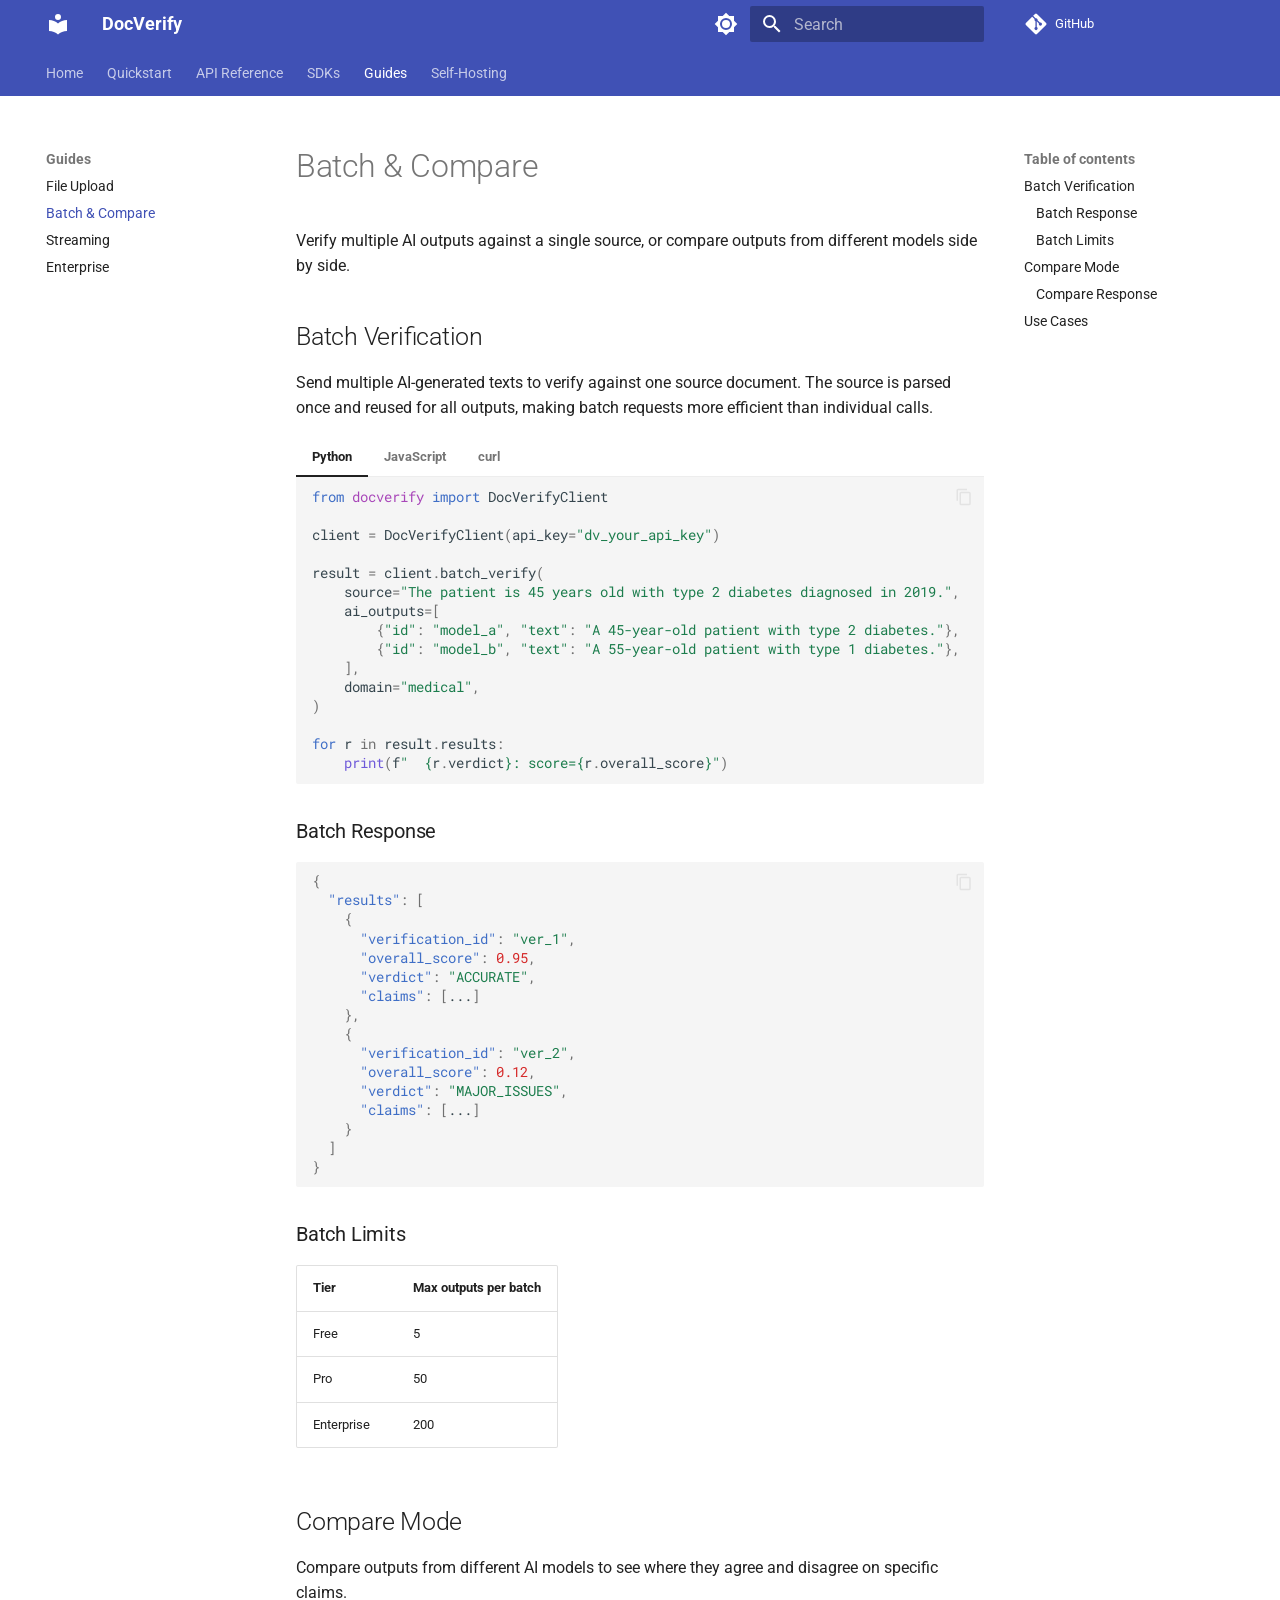
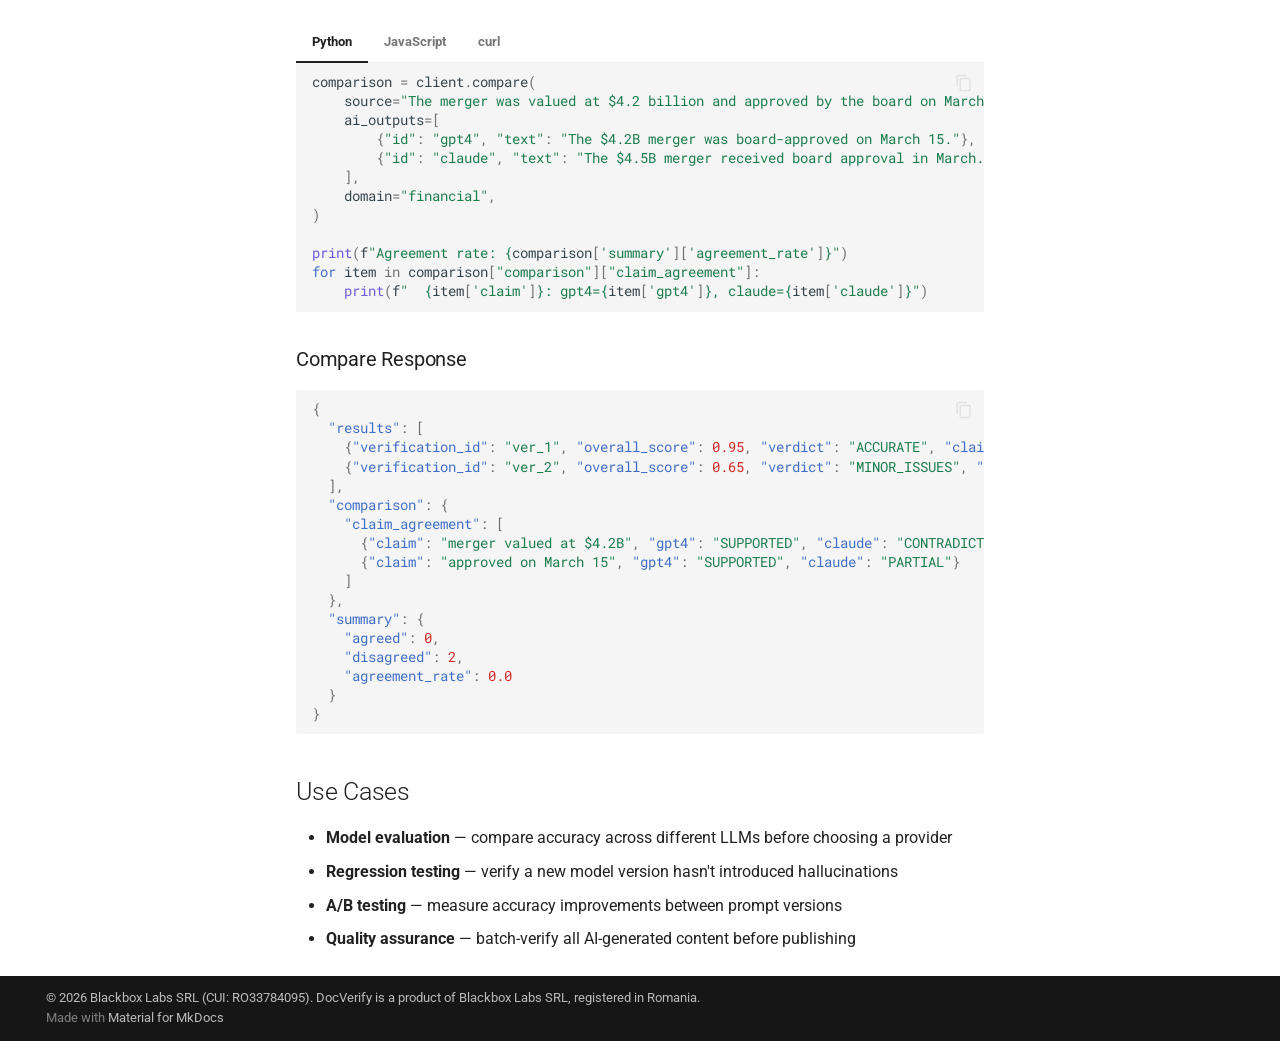
<file: guides/batch-verify/index.html>
<!doctype html>
<html lang="en" class="no-js">
  <head>
    
      <meta charset="utf-8">
      <meta name="viewport" content="width=device-width,initial-scale=1">
      
        <meta name="description" content="Catch AI hallucinations before your customers do">
      
      
      
        <link rel="canonical" href="https://docs.docverify.dev/guides/batch-verify/">
      
      
        <link rel="prev" href="../file-upload/">
      
      
        <link rel="next" href="../streaming/">
      
      
      <link rel="icon" href="../../assets/images/favicon.png">
      <meta name="generator" content="mkdocs-1.6.1, mkdocs-material-9.6.4">
    
    
      
        <title>Batch & Compare - DocVerify</title>
      
    
    
      <link rel="stylesheet" href="../../assets/stylesheets/main.8608ea7d.min.css">
      
        
        <link rel="stylesheet" href="../../assets/stylesheets/palette.06af60db.min.css">
      
      


    
    
      
    
    
      
        
        
        <link rel="preconnect" href="https://fonts.gstatic.com" crossorigin>
        <link rel="stylesheet" href="https://fonts.googleapis.com/css?family=Roboto:300,300i,400,400i,700,700i%7CRoboto+Mono:400,400i,700,700i&display=fallback">
        <style>:root{--md-text-font:"Roboto";--md-code-font:"Roboto Mono"}</style>
      
    
    
      <link rel="stylesheet" href="../../assets/stylesheets/extra.css">
    
    <script>__md_scope=new URL("../..",location),__md_hash=e=>[...e].reduce(((e,_)=>(e<<5)-e+_.charCodeAt(0)),0),__md_get=(e,_=localStorage,t=__md_scope)=>JSON.parse(_.getItem(t.pathname+"."+e)),__md_set=(e,_,t=localStorage,a=__md_scope)=>{try{t.setItem(a.pathname+"."+e,JSON.stringify(_))}catch(e){}}</script>
    
      

    
    
    
  </head>
  
  
    
    
      
    
    
    
    
    <body dir="ltr" data-md-color-scheme="default" data-md-color-primary="indigo" data-md-color-accent="indigo">
  
    
    <input class="md-toggle" data-md-toggle="drawer" type="checkbox" id="__drawer" autocomplete="off">
    <input class="md-toggle" data-md-toggle="search" type="checkbox" id="__search" autocomplete="off">
    <label class="md-overlay" for="__drawer"></label>
    <div data-md-component="skip">
      
        
        <a href="#batch-compare" class="md-skip">
          Skip to content
        </a>
      
    </div>
    <div data-md-component="announce">
      
    </div>
    
    
      

<header class="md-header" data-md-component="header">
  <nav class="md-header__inner md-grid" aria-label="Header">
    <a href="../.." title="DocVerify" class="md-header__button md-logo" aria-label="DocVerify" data-md-component="logo">
      
  
  <svg xmlns="http://www.w3.org/2000/svg" viewBox="0 0 24 24"><path d="M12 8a3 3 0 0 0 3-3 3 3 0 0 0-3-3 3 3 0 0 0-3 3 3 3 0 0 0 3 3m0 3.54C9.64 9.35 6.5 8 3 8v11c3.5 0 6.64 1.35 9 3.54 2.36-2.19 5.5-3.54 9-3.54V8c-3.5 0-6.64 1.35-9 3.54"/></svg>

    </a>
    <label class="md-header__button md-icon" for="__drawer">
      
      <svg xmlns="http://www.w3.org/2000/svg" viewBox="0 0 24 24"><path d="M3 6h18v2H3zm0 5h18v2H3zm0 5h18v2H3z"/></svg>
    </label>
    <div class="md-header__title" data-md-component="header-title">
      <div class="md-header__ellipsis">
        <div class="md-header__topic">
          <span class="md-ellipsis">
            DocVerify
          </span>
        </div>
        <div class="md-header__topic" data-md-component="header-topic">
          <span class="md-ellipsis">
            
              Batch & Compare
            
          </span>
        </div>
      </div>
    </div>
    
      
        <form class="md-header__option" data-md-component="palette">
  
    
    
    
    <input class="md-option" data-md-color-media="" data-md-color-scheme="default" data-md-color-primary="indigo" data-md-color-accent="indigo"  aria-label="Switch to dark mode"  type="radio" name="__palette" id="__palette_0">
    
      <label class="md-header__button md-icon" title="Switch to dark mode" for="__palette_1" hidden>
        <svg xmlns="http://www.w3.org/2000/svg" viewBox="0 0 24 24"><path d="M12 8a4 4 0 0 0-4 4 4 4 0 0 0 4 4 4 4 0 0 0 4-4 4 4 0 0 0-4-4m0 10a6 6 0 0 1-6-6 6 6 0 0 1 6-6 6 6 0 0 1 6 6 6 6 0 0 1-6 6m8-9.31V4h-4.69L12 .69 8.69 4H4v4.69L.69 12 4 15.31V20h4.69L12 23.31 15.31 20H20v-4.69L23.31 12z"/></svg>
      </label>
    
  
    
    
    
    <input class="md-option" data-md-color-media="" data-md-color-scheme="slate" data-md-color-primary="indigo" data-md-color-accent="indigo"  aria-label="Switch to light mode"  type="radio" name="__palette" id="__palette_1">
    
      <label class="md-header__button md-icon" title="Switch to light mode" for="__palette_0" hidden>
        <svg xmlns="http://www.w3.org/2000/svg" viewBox="0 0 24 24"><path d="M12 18c-.89 0-1.74-.2-2.5-.55C11.56 16.5 13 14.42 13 12s-1.44-4.5-3.5-5.45C10.26 6.2 11.11 6 12 6a6 6 0 0 1 6 6 6 6 0 0 1-6 6m8-9.31V4h-4.69L12 .69 8.69 4H4v4.69L.69 12 4 15.31V20h4.69L12 23.31 15.31 20H20v-4.69L23.31 12z"/></svg>
      </label>
    
  
</form>
      
    
    
      <script>var palette=__md_get("__palette");if(palette&&palette.color){if("(prefers-color-scheme)"===palette.color.media){var media=matchMedia("(prefers-color-scheme: light)"),input=document.querySelector(media.matches?"[data-md-color-media='(prefers-color-scheme: light)']":"[data-md-color-media='(prefers-color-scheme: dark)']");palette.color.media=input.getAttribute("data-md-color-media"),palette.color.scheme=input.getAttribute("data-md-color-scheme"),palette.color.primary=input.getAttribute("data-md-color-primary"),palette.color.accent=input.getAttribute("data-md-color-accent")}for(var[key,value]of Object.entries(palette.color))document.body.setAttribute("data-md-color-"+key,value)}</script>
    
    
    
      <label class="md-header__button md-icon" for="__search">
        
        <svg xmlns="http://www.w3.org/2000/svg" viewBox="0 0 24 24"><path d="M9.5 3A6.5 6.5 0 0 1 16 9.5c0 1.61-.59 3.09-1.56 4.23l.27.27h.79l5 5-1.5 1.5-5-5v-.79l-.27-.27A6.52 6.52 0 0 1 9.5 16 6.5 6.5 0 0 1 3 9.5 6.5 6.5 0 0 1 9.5 3m0 2C7 5 5 7 5 9.5S7 14 9.5 14 14 12 14 9.5 12 5 9.5 5"/></svg>
      </label>
      <div class="md-search" data-md-component="search" role="dialog">
  <label class="md-search__overlay" for="__search"></label>
  <div class="md-search__inner" role="search">
    <form class="md-search__form" name="search">
      <input type="text" class="md-search__input" name="query" aria-label="Search" placeholder="Search" autocapitalize="off" autocorrect="off" autocomplete="off" spellcheck="false" data-md-component="search-query" required>
      <label class="md-search__icon md-icon" for="__search">
        
        <svg xmlns="http://www.w3.org/2000/svg" viewBox="0 0 24 24"><path d="M9.5 3A6.5 6.5 0 0 1 16 9.5c0 1.61-.59 3.09-1.56 4.23l.27.27h.79l5 5-1.5 1.5-5-5v-.79l-.27-.27A6.52 6.52 0 0 1 9.5 16 6.5 6.5 0 0 1 3 9.5 6.5 6.5 0 0 1 9.5 3m0 2C7 5 5 7 5 9.5S7 14 9.5 14 14 12 14 9.5 12 5 9.5 5"/></svg>
        
        <svg xmlns="http://www.w3.org/2000/svg" viewBox="0 0 24 24"><path d="M20 11v2H8l5.5 5.5-1.42 1.42L4.16 12l7.92-7.92L13.5 5.5 8 11z"/></svg>
      </label>
      <nav class="md-search__options" aria-label="Search">
        
        <button type="reset" class="md-search__icon md-icon" title="Clear" aria-label="Clear" tabindex="-1">
          
          <svg xmlns="http://www.w3.org/2000/svg" viewBox="0 0 24 24"><path d="M19 6.41 17.59 5 12 10.59 6.41 5 5 6.41 10.59 12 5 17.59 6.41 19 12 13.41 17.59 19 19 17.59 13.41 12z"/></svg>
        </button>
      </nav>
      
        <div class="md-search__suggest" data-md-component="search-suggest"></div>
      
    </form>
    <div class="md-search__output">
      <div class="md-search__scrollwrap" tabindex="0" data-md-scrollfix>
        <div class="md-search-result" data-md-component="search-result">
          <div class="md-search-result__meta">
            Initializing search
          </div>
          <ol class="md-search-result__list" role="presentation"></ol>
        </div>
      </div>
    </div>
  </div>
</div>
    
    
      <div class="md-header__source">
        <a href="https://github.com/docverifyai/docs" title="Go to repository" class="md-source" data-md-component="source">
  <div class="md-source__icon md-icon">
    
    <svg xmlns="http://www.w3.org/2000/svg" viewBox="0 0 448 512"><!--! Font Awesome Free 6.7.2 by @fontawesome - https://fontawesome.com License - https://fontawesome.com/license/free (Icons: CC BY 4.0, Fonts: SIL OFL 1.1, Code: MIT License) Copyright 2024 Fonticons, Inc.--><path d="M439.55 236.05 244 40.45a28.87 28.87 0 0 0-40.81 0l-40.66 40.63 51.52 51.52c27.06-9.14 52.68 16.77 43.39 43.68l49.66 49.66c34.23-11.8 61.18 31 35.47 56.69-26.49 26.49-70.21-2.87-56-37.34L240.22 199v121.85c25.3 12.54 22.26 41.85 9.08 55a34.34 34.34 0 0 1-48.55 0c-17.57-17.6-11.07-46.91 11.25-56v-123c-20.8-8.51-24.6-30.74-18.64-45L142.57 101 8.45 235.14a28.86 28.86 0 0 0 0 40.81l195.61 195.6a28.86 28.86 0 0 0 40.8 0l194.69-194.69a28.86 28.86 0 0 0 0-40.81"/></svg>
  </div>
  <div class="md-source__repository">
    GitHub
  </div>
</a>
      </div>
    
  </nav>
  
</header>
    
    <div class="md-container" data-md-component="container">
      
      
        
          
            
<nav class="md-tabs" aria-label="Tabs" data-md-component="tabs">
  <div class="md-grid">
    <ul class="md-tabs__list">
      
        
  
  
  
    <li class="md-tabs__item">
      <a href="../.." class="md-tabs__link">
        
  
    
  
  Home

      </a>
    </li>
  

      
        
  
  
  
    <li class="md-tabs__item">
      <a href="../../quickstart/" class="md-tabs__link">
        
  
    
  
  Quickstart

      </a>
    </li>
  

      
        
  
  
  
    <li class="md-tabs__item">
      <a href="../../api-reference/" class="md-tabs__link">
        
  
    
  
  API Reference

      </a>
    </li>
  

      
        
  
  
  
    
    
      <li class="md-tabs__item">
        <a href="../../sdks/python/" class="md-tabs__link">
          
  
  SDKs

        </a>
      </li>
    
  

      
        
  
  
    
  
  
    
    
      <li class="md-tabs__item md-tabs__item--active">
        <a href="../file-upload/" class="md-tabs__link">
          
  
  Guides

        </a>
      </li>
    
  

      
        
  
  
  
    
    
      <li class="md-tabs__item">
        <a href="../../self-hosting/docker/" class="md-tabs__link">
          
  
  Self-Hosting

        </a>
      </li>
    
  

      
    </ul>
  </div>
</nav>
          
        
      
      <main class="md-main" data-md-component="main">
        <div class="md-main__inner md-grid">
          
            
              
              <div class="md-sidebar md-sidebar--primary" data-md-component="sidebar" data-md-type="navigation" >
                <div class="md-sidebar__scrollwrap">
                  <div class="md-sidebar__inner">
                    


  


<nav class="md-nav md-nav--primary md-nav--lifted" aria-label="Navigation" data-md-level="0">
  <label class="md-nav__title" for="__drawer">
    <a href="../.." title="DocVerify" class="md-nav__button md-logo" aria-label="DocVerify" data-md-component="logo">
      
  
  <svg xmlns="http://www.w3.org/2000/svg" viewBox="0 0 24 24"><path d="M12 8a3 3 0 0 0 3-3 3 3 0 0 0-3-3 3 3 0 0 0-3 3 3 3 0 0 0 3 3m0 3.54C9.64 9.35 6.5 8 3 8v11c3.5 0 6.64 1.35 9 3.54 2.36-2.19 5.5-3.54 9-3.54V8c-3.5 0-6.64 1.35-9 3.54"/></svg>

    </a>
    DocVerify
  </label>
  
    <div class="md-nav__source">
      <a href="https://github.com/docverifyai/docs" title="Go to repository" class="md-source" data-md-component="source">
  <div class="md-source__icon md-icon">
    
    <svg xmlns="http://www.w3.org/2000/svg" viewBox="0 0 448 512"><!--! Font Awesome Free 6.7.2 by @fontawesome - https://fontawesome.com License - https://fontawesome.com/license/free (Icons: CC BY 4.0, Fonts: SIL OFL 1.1, Code: MIT License) Copyright 2024 Fonticons, Inc.--><path d="M439.55 236.05 244 40.45a28.87 28.87 0 0 0-40.81 0l-40.66 40.63 51.52 51.52c27.06-9.14 52.68 16.77 43.39 43.68l49.66 49.66c34.23-11.8 61.18 31 35.47 56.69-26.49 26.49-70.21-2.87-56-37.34L240.22 199v121.85c25.3 12.54 22.26 41.85 9.08 55a34.34 34.34 0 0 1-48.55 0c-17.57-17.6-11.07-46.91 11.25-56v-123c-20.8-8.51-24.6-30.74-18.64-45L142.57 101 8.45 235.14a28.86 28.86 0 0 0 0 40.81l195.61 195.6a28.86 28.86 0 0 0 40.8 0l194.69-194.69a28.86 28.86 0 0 0 0-40.81"/></svg>
  </div>
  <div class="md-source__repository">
    GitHub
  </div>
</a>
    </div>
  
  <ul class="md-nav__list" data-md-scrollfix>
    
      
      
  
  
  
  
    <li class="md-nav__item">
      <a href="../.." class="md-nav__link">
        
  
  <span class="md-ellipsis">
    Home
    
  </span>
  

      </a>
    </li>
  

    
      
      
  
  
  
  
    <li class="md-nav__item">
      <a href="../../quickstart/" class="md-nav__link">
        
  
  <span class="md-ellipsis">
    Quickstart
    
  </span>
  

      </a>
    </li>
  

    
      
      
  
  
  
  
    <li class="md-nav__item">
      <a href="../../api-reference/" class="md-nav__link">
        
  
  <span class="md-ellipsis">
    API Reference
    
  </span>
  

      </a>
    </li>
  

    
      
      
  
  
  
  
    
    
    
      
      
        
      
    
    
    <li class="md-nav__item md-nav__item--nested">
      
        
        
          
        
        <input class="md-nav__toggle md-toggle md-toggle--indeterminate" type="checkbox" id="__nav_4" >
        
          
          <label class="md-nav__link" for="__nav_4" id="__nav_4_label" tabindex="0">
            
  
  <span class="md-ellipsis">
    SDKs
    
  </span>
  

            <span class="md-nav__icon md-icon"></span>
          </label>
        
        <nav class="md-nav" data-md-level="1" aria-labelledby="__nav_4_label" aria-expanded="false">
          <label class="md-nav__title" for="__nav_4">
            <span class="md-nav__icon md-icon"></span>
            SDKs
          </label>
          <ul class="md-nav__list" data-md-scrollfix>
            
              
                
  
  
  
  
    <li class="md-nav__item">
      <a href="../../sdks/python/" class="md-nav__link">
        
  
  <span class="md-ellipsis">
    Python
    
  </span>
  

      </a>
    </li>
  

              
            
              
                
  
  
  
  
    <li class="md-nav__item">
      <a href="../../sdks/javascript/" class="md-nav__link">
        
  
  <span class="md-ellipsis">
    JavaScript
    
  </span>
  

      </a>
    </li>
  

              
            
          </ul>
        </nav>
      
    </li>
  

    
      
      
  
  
    
  
  
  
    
    
    
      
        
        
      
      
        
      
    
    
    <li class="md-nav__item md-nav__item--active md-nav__item--section md-nav__item--nested">
      
        
        
        <input class="md-nav__toggle md-toggle " type="checkbox" id="__nav_5" checked>
        
          
          <label class="md-nav__link" for="__nav_5" id="__nav_5_label" tabindex="">
            
  
  <span class="md-ellipsis">
    Guides
    
  </span>
  

            <span class="md-nav__icon md-icon"></span>
          </label>
        
        <nav class="md-nav" data-md-level="1" aria-labelledby="__nav_5_label" aria-expanded="true">
          <label class="md-nav__title" for="__nav_5">
            <span class="md-nav__icon md-icon"></span>
            Guides
          </label>
          <ul class="md-nav__list" data-md-scrollfix>
            
              
                
  
  
  
  
    <li class="md-nav__item">
      <a href="../file-upload/" class="md-nav__link">
        
  
  <span class="md-ellipsis">
    File Upload
    
  </span>
  

      </a>
    </li>
  

              
            
              
                
  
  
    
  
  
  
    <li class="md-nav__item md-nav__item--active">
      
      <input class="md-nav__toggle md-toggle" type="checkbox" id="__toc">
      
      
        
      
      
        <label class="md-nav__link md-nav__link--active" for="__toc">
          
  
  <span class="md-ellipsis">
    Batch & Compare
    
  </span>
  

          <span class="md-nav__icon md-icon"></span>
        </label>
      
      <a href="./" class="md-nav__link md-nav__link--active">
        
  
  <span class="md-ellipsis">
    Batch & Compare
    
  </span>
  

      </a>
      
        

<nav class="md-nav md-nav--secondary" aria-label="Table of contents">
  
  
  
    
  
  
    <label class="md-nav__title" for="__toc">
      <span class="md-nav__icon md-icon"></span>
      Table of contents
    </label>
    <ul class="md-nav__list" data-md-component="toc" data-md-scrollfix>
      
        <li class="md-nav__item">
  <a href="#batch-verification" class="md-nav__link">
    <span class="md-ellipsis">
      Batch Verification
    </span>
  </a>
  
    <nav class="md-nav" aria-label="Batch Verification">
      <ul class="md-nav__list">
        
          <li class="md-nav__item">
  <a href="#batch-response" class="md-nav__link">
    <span class="md-ellipsis">
      Batch Response
    </span>
  </a>
  
</li>
        
          <li class="md-nav__item">
  <a href="#batch-limits" class="md-nav__link">
    <span class="md-ellipsis">
      Batch Limits
    </span>
  </a>
  
</li>
        
      </ul>
    </nav>
  
</li>
      
        <li class="md-nav__item">
  <a href="#compare-mode" class="md-nav__link">
    <span class="md-ellipsis">
      Compare Mode
    </span>
  </a>
  
    <nav class="md-nav" aria-label="Compare Mode">
      <ul class="md-nav__list">
        
          <li class="md-nav__item">
  <a href="#compare-response" class="md-nav__link">
    <span class="md-ellipsis">
      Compare Response
    </span>
  </a>
  
</li>
        
      </ul>
    </nav>
  
</li>
      
        <li class="md-nav__item">
  <a href="#use-cases" class="md-nav__link">
    <span class="md-ellipsis">
      Use Cases
    </span>
  </a>
  
</li>
      
    </ul>
  
</nav>
      
    </li>
  

              
            
              
                
  
  
  
  
    <li class="md-nav__item">
      <a href="../streaming/" class="md-nav__link">
        
  
  <span class="md-ellipsis">
    Streaming
    
  </span>
  

      </a>
    </li>
  

              
            
              
                
  
  
  
  
    <li class="md-nav__item">
      <a href="../enterprise/" class="md-nav__link">
        
  
  <span class="md-ellipsis">
    Enterprise
    
  </span>
  

      </a>
    </li>
  

              
            
          </ul>
        </nav>
      
    </li>
  

    
      
      
  
  
  
  
    
    
    
      
      
        
      
    
    
    <li class="md-nav__item md-nav__item--nested">
      
        
        
          
        
        <input class="md-nav__toggle md-toggle md-toggle--indeterminate" type="checkbox" id="__nav_6" >
        
          
          <label class="md-nav__link" for="__nav_6" id="__nav_6_label" tabindex="0">
            
  
  <span class="md-ellipsis">
    Self-Hosting
    
  </span>
  

            <span class="md-nav__icon md-icon"></span>
          </label>
        
        <nav class="md-nav" data-md-level="1" aria-labelledby="__nav_6_label" aria-expanded="false">
          <label class="md-nav__title" for="__nav_6">
            <span class="md-nav__icon md-icon"></span>
            Self-Hosting
          </label>
          <ul class="md-nav__list" data-md-scrollfix>
            
              
                
  
  
  
  
    <li class="md-nav__item">
      <a href="../../self-hosting/docker/" class="md-nav__link">
        
  
  <span class="md-ellipsis">
    Docker
    
  </span>
  

      </a>
    </li>
  

              
            
              
                
  
  
  
  
    <li class="md-nav__item">
      <a href="../../self-hosting/on-premise/" class="md-nav__link">
        
  
  <span class="md-ellipsis">
    On-Premise
    
  </span>
  

      </a>
    </li>
  

              
            
              
                
  
  
  
  
    <li class="md-nav__item">
      <a href="../../self-hosting/operations/" class="md-nav__link">
        
  
  <span class="md-ellipsis">
    Operations
    
  </span>
  

      </a>
    </li>
  

              
            
          </ul>
        </nav>
      
    </li>
  

    
  </ul>
</nav>
                  </div>
                </div>
              </div>
            
            
              
              <div class="md-sidebar md-sidebar--secondary" data-md-component="sidebar" data-md-type="toc" >
                <div class="md-sidebar__scrollwrap">
                  <div class="md-sidebar__inner">
                    

<nav class="md-nav md-nav--secondary" aria-label="Table of contents">
  
  
  
    
  
  
    <label class="md-nav__title" for="__toc">
      <span class="md-nav__icon md-icon"></span>
      Table of contents
    </label>
    <ul class="md-nav__list" data-md-component="toc" data-md-scrollfix>
      
        <li class="md-nav__item">
  <a href="#batch-verification" class="md-nav__link">
    <span class="md-ellipsis">
      Batch Verification
    </span>
  </a>
  
    <nav class="md-nav" aria-label="Batch Verification">
      <ul class="md-nav__list">
        
          <li class="md-nav__item">
  <a href="#batch-response" class="md-nav__link">
    <span class="md-ellipsis">
      Batch Response
    </span>
  </a>
  
</li>
        
          <li class="md-nav__item">
  <a href="#batch-limits" class="md-nav__link">
    <span class="md-ellipsis">
      Batch Limits
    </span>
  </a>
  
</li>
        
      </ul>
    </nav>
  
</li>
      
        <li class="md-nav__item">
  <a href="#compare-mode" class="md-nav__link">
    <span class="md-ellipsis">
      Compare Mode
    </span>
  </a>
  
    <nav class="md-nav" aria-label="Compare Mode">
      <ul class="md-nav__list">
        
          <li class="md-nav__item">
  <a href="#compare-response" class="md-nav__link">
    <span class="md-ellipsis">
      Compare Response
    </span>
  </a>
  
</li>
        
      </ul>
    </nav>
  
</li>
      
        <li class="md-nav__item">
  <a href="#use-cases" class="md-nav__link">
    <span class="md-ellipsis">
      Use Cases
    </span>
  </a>
  
</li>
      
    </ul>
  
</nav>
                  </div>
                </div>
              </div>
            
          
          
            <div class="md-content" data-md-component="content">
              <article class="md-content__inner md-typeset">
                
                  


  
  


<h1 id="batch-compare">Batch &amp; Compare</h1>
<p>Verify multiple AI outputs against a single source, or compare outputs from different models side by side.</p>
<h2 id="batch-verification">Batch Verification</h2>
<p>Send multiple AI-generated texts to verify against one source document. The source is parsed once and reused for all outputs, making batch requests more efficient than individual calls.</p>
<div class="tabbed-set tabbed-alternate" data-tabs="1:3"><input checked="checked" id="__tabbed_1_1" name="__tabbed_1" type="radio" /><input id="__tabbed_1_2" name="__tabbed_1" type="radio" /><input id="__tabbed_1_3" name="__tabbed_1" type="radio" /><div class="tabbed-labels"><label for="__tabbed_1_1">Python</label><label for="__tabbed_1_2">JavaScript</label><label for="__tabbed_1_3">curl</label></div>
<div class="tabbed-content">
<div class="tabbed-block">
<div class="highlight"><pre><span></span><code><a id="__codelineno-0-1" name="__codelineno-0-1" href="#__codelineno-0-1"></a><span class="kn">from</span><span class="w"> </span><span class="nn">docverify</span><span class="w"> </span><span class="kn">import</span> <span class="n">DocVerifyClient</span>
<a id="__codelineno-0-2" name="__codelineno-0-2" href="#__codelineno-0-2"></a>
<a id="__codelineno-0-3" name="__codelineno-0-3" href="#__codelineno-0-3"></a><span class="n">client</span> <span class="o">=</span> <span class="n">DocVerifyClient</span><span class="p">(</span><span class="n">api_key</span><span class="o">=</span><span class="s2">&quot;dv_your_api_key&quot;</span><span class="p">)</span>
<a id="__codelineno-0-4" name="__codelineno-0-4" href="#__codelineno-0-4"></a>
<a id="__codelineno-0-5" name="__codelineno-0-5" href="#__codelineno-0-5"></a><span class="n">result</span> <span class="o">=</span> <span class="n">client</span><span class="o">.</span><span class="n">batch_verify</span><span class="p">(</span>
<a id="__codelineno-0-6" name="__codelineno-0-6" href="#__codelineno-0-6"></a>    <span class="n">source</span><span class="o">=</span><span class="s2">&quot;The patient is 45 years old with type 2 diabetes diagnosed in 2019.&quot;</span><span class="p">,</span>
<a id="__codelineno-0-7" name="__codelineno-0-7" href="#__codelineno-0-7"></a>    <span class="n">ai_outputs</span><span class="o">=</span><span class="p">[</span>
<a id="__codelineno-0-8" name="__codelineno-0-8" href="#__codelineno-0-8"></a>        <span class="p">{</span><span class="s2">&quot;id&quot;</span><span class="p">:</span> <span class="s2">&quot;model_a&quot;</span><span class="p">,</span> <span class="s2">&quot;text&quot;</span><span class="p">:</span> <span class="s2">&quot;A 45-year-old patient with type 2 diabetes.&quot;</span><span class="p">},</span>
<a id="__codelineno-0-9" name="__codelineno-0-9" href="#__codelineno-0-9"></a>        <span class="p">{</span><span class="s2">&quot;id&quot;</span><span class="p">:</span> <span class="s2">&quot;model_b&quot;</span><span class="p">,</span> <span class="s2">&quot;text&quot;</span><span class="p">:</span> <span class="s2">&quot;A 55-year-old patient with type 1 diabetes.&quot;</span><span class="p">},</span>
<a id="__codelineno-0-10" name="__codelineno-0-10" href="#__codelineno-0-10"></a>    <span class="p">],</span>
<a id="__codelineno-0-11" name="__codelineno-0-11" href="#__codelineno-0-11"></a>    <span class="n">domain</span><span class="o">=</span><span class="s2">&quot;medical&quot;</span><span class="p">,</span>
<a id="__codelineno-0-12" name="__codelineno-0-12" href="#__codelineno-0-12"></a><span class="p">)</span>
<a id="__codelineno-0-13" name="__codelineno-0-13" href="#__codelineno-0-13"></a>
<a id="__codelineno-0-14" name="__codelineno-0-14" href="#__codelineno-0-14"></a><span class="k">for</span> <span class="n">r</span> <span class="ow">in</span> <span class="n">result</span><span class="o">.</span><span class="n">results</span><span class="p">:</span>
<a id="__codelineno-0-15" name="__codelineno-0-15" href="#__codelineno-0-15"></a>    <span class="nb">print</span><span class="p">(</span><span class="sa">f</span><span class="s2">&quot;  </span><span class="si">{</span><span class="n">r</span><span class="o">.</span><span class="n">verdict</span><span class="si">}</span><span class="s2">: score=</span><span class="si">{</span><span class="n">r</span><span class="o">.</span><span class="n">overall_score</span><span class="si">}</span><span class="s2">&quot;</span><span class="p">)</span>
</code></pre></div>
</div>
<div class="tabbed-block">
<div class="highlight"><pre><span></span><code><a id="__codelineno-1-1" name="__codelineno-1-1" href="#__codelineno-1-1"></a><span class="k">import</span><span class="w"> </span><span class="p">{</span><span class="w"> </span><span class="nx">DocVerifyClient</span><span class="w"> </span><span class="p">}</span><span class="w"> </span><span class="kr">from</span><span class="w"> </span><span class="s2">&quot;docverify&quot;</span><span class="p">;</span>
<a id="__codelineno-1-2" name="__codelineno-1-2" href="#__codelineno-1-2"></a>
<a id="__codelineno-1-3" name="__codelineno-1-3" href="#__codelineno-1-3"></a><span class="kd">const</span><span class="w"> </span><span class="nx">client</span><span class="w"> </span><span class="o">=</span><span class="w"> </span><span class="ow">new</span><span class="w"> </span><span class="nx">DocVerifyClient</span><span class="p">({</span><span class="w"> </span><span class="nx">apiKey</span><span class="o">:</span><span class="w"> </span><span class="s2">&quot;dv_your_api_key&quot;</span><span class="w"> </span><span class="p">});</span>
<a id="__codelineno-1-4" name="__codelineno-1-4" href="#__codelineno-1-4"></a>
<a id="__codelineno-1-5" name="__codelineno-1-5" href="#__codelineno-1-5"></a><span class="kd">const</span><span class="w"> </span><span class="nx">result</span><span class="w"> </span><span class="o">=</span><span class="w"> </span><span class="k">await</span><span class="w"> </span><span class="nx">client</span><span class="p">.</span><span class="nx">batchVerify</span><span class="p">({</span>
<a id="__codelineno-1-6" name="__codelineno-1-6" href="#__codelineno-1-6"></a><span class="w">  </span><span class="nx">source</span><span class="o">:</span><span class="w"> </span><span class="s2">&quot;The patient is 45 years old with type 2 diabetes diagnosed in 2019.&quot;</span><span class="p">,</span>
<a id="__codelineno-1-7" name="__codelineno-1-7" href="#__codelineno-1-7"></a><span class="w">  </span><span class="nx">ai_outputs</span><span class="o">:</span><span class="w"> </span><span class="p">[</span><span class="s2">&quot;A 45-year-old with type 2 diabetes.&quot;</span><span class="p">,</span><span class="w"> </span><span class="s2">&quot;A 55-year-old with type 1 diabetes.&quot;</span><span class="p">],</span>
<a id="__codelineno-1-8" name="__codelineno-1-8" href="#__codelineno-1-8"></a><span class="p">});</span>
<a id="__codelineno-1-9" name="__codelineno-1-9" href="#__codelineno-1-9"></a>
<a id="__codelineno-1-10" name="__codelineno-1-10" href="#__codelineno-1-10"></a><span class="k">for</span><span class="w"> </span><span class="p">(</span><span class="kd">const</span><span class="w"> </span><span class="nx">r</span><span class="w"> </span><span class="k">of</span><span class="w"> </span><span class="nx">result</span><span class="p">.</span><span class="nx">results</span><span class="p">)</span><span class="w"> </span><span class="p">{</span>
<a id="__codelineno-1-11" name="__codelineno-1-11" href="#__codelineno-1-11"></a><span class="w">  </span><span class="nx">console</span><span class="p">.</span><span class="nx">log</span><span class="p">(</span><span class="sb">`</span><span class="si">${</span><span class="nx">r</span><span class="p">.</span><span class="nx">verdict</span><span class="si">}</span><span class="sb">: score=</span><span class="si">${</span><span class="nx">r</span><span class="p">.</span><span class="nx">overall_score</span><span class="si">}</span><span class="sb">`</span><span class="p">);</span>
<a id="__codelineno-1-12" name="__codelineno-1-12" href="#__codelineno-1-12"></a><span class="p">}</span>
</code></pre></div>
</div>
<div class="tabbed-block">
<div class="highlight"><pre><span></span><code><a id="__codelineno-2-1" name="__codelineno-2-1" href="#__codelineno-2-1"></a>curl<span class="w"> </span>-X<span class="w"> </span>POST<span class="w"> </span>https://api.docverify.dev/v1/verify/batch<span class="w"> </span><span class="se">\</span>
<a id="__codelineno-2-2" name="__codelineno-2-2" href="#__codelineno-2-2"></a><span class="w">  </span>-H<span class="w"> </span><span class="s2">&quot;Authorization: Bearer dv_your_api_key&quot;</span><span class="w"> </span><span class="se">\</span>
<a id="__codelineno-2-3" name="__codelineno-2-3" href="#__codelineno-2-3"></a><span class="w">  </span>-H<span class="w"> </span><span class="s2">&quot;Content-Type: application/json&quot;</span><span class="w"> </span><span class="se">\</span>
<a id="__codelineno-2-4" name="__codelineno-2-4" href="#__codelineno-2-4"></a><span class="w">  </span>-d<span class="w"> </span><span class="s1">&#39;{</span>
<a id="__codelineno-2-5" name="__codelineno-2-5" href="#__codelineno-2-5"></a><span class="s1">    &quot;source&quot;: &quot;The patient is 45 years old with type 2 diabetes diagnosed in 2019.&quot;,</span>
<a id="__codelineno-2-6" name="__codelineno-2-6" href="#__codelineno-2-6"></a><span class="s1">    &quot;ai_outputs&quot;: [</span>
<a id="__codelineno-2-7" name="__codelineno-2-7" href="#__codelineno-2-7"></a><span class="s1">      &quot;A 45-year-old patient with type 2 diabetes.&quot;,</span>
<a id="__codelineno-2-8" name="__codelineno-2-8" href="#__codelineno-2-8"></a><span class="s1">      &quot;A 55-year-old patient with type 1 diabetes.&quot;</span>
<a id="__codelineno-2-9" name="__codelineno-2-9" href="#__codelineno-2-9"></a><span class="s1">    ],</span>
<a id="__codelineno-2-10" name="__codelineno-2-10" href="#__codelineno-2-10"></a><span class="s1">    &quot;domain&quot;: &quot;medical&quot;</span>
<a id="__codelineno-2-11" name="__codelineno-2-11" href="#__codelineno-2-11"></a><span class="s1">  }&#39;</span>
</code></pre></div>
</div>
</div>
</div>
<h3 id="batch-response">Batch Response</h3>
<div class="highlight"><pre><span></span><code><a id="__codelineno-3-1" name="__codelineno-3-1" href="#__codelineno-3-1"></a><span class="p">{</span>
<a id="__codelineno-3-2" name="__codelineno-3-2" href="#__codelineno-3-2"></a><span class="w">  </span><span class="nt">&quot;results&quot;</span><span class="p">:</span><span class="w"> </span><span class="p">[</span>
<a id="__codelineno-3-3" name="__codelineno-3-3" href="#__codelineno-3-3"></a><span class="w">    </span><span class="p">{</span>
<a id="__codelineno-3-4" name="__codelineno-3-4" href="#__codelineno-3-4"></a><span class="w">      </span><span class="nt">&quot;verification_id&quot;</span><span class="p">:</span><span class="w"> </span><span class="s2">&quot;ver_1&quot;</span><span class="p">,</span>
<a id="__codelineno-3-5" name="__codelineno-3-5" href="#__codelineno-3-5"></a><span class="w">      </span><span class="nt">&quot;overall_score&quot;</span><span class="p">:</span><span class="w"> </span><span class="mf">0.95</span><span class="p">,</span>
<a id="__codelineno-3-6" name="__codelineno-3-6" href="#__codelineno-3-6"></a><span class="w">      </span><span class="nt">&quot;verdict&quot;</span><span class="p">:</span><span class="w"> </span><span class="s2">&quot;ACCURATE&quot;</span><span class="p">,</span>
<a id="__codelineno-3-7" name="__codelineno-3-7" href="#__codelineno-3-7"></a><span class="w">      </span><span class="nt">&quot;claims&quot;</span><span class="p">:</span><span class="w"> </span><span class="p">[</span><span class="err">...</span><span class="p">]</span>
<a id="__codelineno-3-8" name="__codelineno-3-8" href="#__codelineno-3-8"></a><span class="w">    </span><span class="p">},</span>
<a id="__codelineno-3-9" name="__codelineno-3-9" href="#__codelineno-3-9"></a><span class="w">    </span><span class="p">{</span>
<a id="__codelineno-3-10" name="__codelineno-3-10" href="#__codelineno-3-10"></a><span class="w">      </span><span class="nt">&quot;verification_id&quot;</span><span class="p">:</span><span class="w"> </span><span class="s2">&quot;ver_2&quot;</span><span class="p">,</span>
<a id="__codelineno-3-11" name="__codelineno-3-11" href="#__codelineno-3-11"></a><span class="w">      </span><span class="nt">&quot;overall_score&quot;</span><span class="p">:</span><span class="w"> </span><span class="mf">0.12</span><span class="p">,</span>
<a id="__codelineno-3-12" name="__codelineno-3-12" href="#__codelineno-3-12"></a><span class="w">      </span><span class="nt">&quot;verdict&quot;</span><span class="p">:</span><span class="w"> </span><span class="s2">&quot;MAJOR_ISSUES&quot;</span><span class="p">,</span>
<a id="__codelineno-3-13" name="__codelineno-3-13" href="#__codelineno-3-13"></a><span class="w">      </span><span class="nt">&quot;claims&quot;</span><span class="p">:</span><span class="w"> </span><span class="p">[</span><span class="err">...</span><span class="p">]</span>
<a id="__codelineno-3-14" name="__codelineno-3-14" href="#__codelineno-3-14"></a><span class="w">    </span><span class="p">}</span>
<a id="__codelineno-3-15" name="__codelineno-3-15" href="#__codelineno-3-15"></a><span class="w">  </span><span class="p">]</span>
<a id="__codelineno-3-16" name="__codelineno-3-16" href="#__codelineno-3-16"></a><span class="p">}</span>
</code></pre></div>
<h3 id="batch-limits">Batch Limits</h3>
<table>
<thead>
<tr>
<th>Tier</th>
<th>Max outputs per batch</th>
</tr>
</thead>
<tbody>
<tr>
<td>Free</td>
<td>5</td>
</tr>
<tr>
<td>Pro</td>
<td>50</td>
</tr>
<tr>
<td>Enterprise</td>
<td>200</td>
</tr>
</tbody>
</table>
<h2 id="compare-mode">Compare Mode</h2>
<p>Compare outputs from different AI models to see where they agree and disagree on specific claims.</p>
<div class="tabbed-set tabbed-alternate" data-tabs="2:3"><input checked="checked" id="__tabbed_2_1" name="__tabbed_2" type="radio" /><input id="__tabbed_2_2" name="__tabbed_2" type="radio" /><input id="__tabbed_2_3" name="__tabbed_2" type="radio" /><div class="tabbed-labels"><label for="__tabbed_2_1">Python</label><label for="__tabbed_2_2">JavaScript</label><label for="__tabbed_2_3">curl</label></div>
<div class="tabbed-content">
<div class="tabbed-block">
<div class="highlight"><pre><span></span><code><a id="__codelineno-4-1" name="__codelineno-4-1" href="#__codelineno-4-1"></a><span class="n">comparison</span> <span class="o">=</span> <span class="n">client</span><span class="o">.</span><span class="n">compare</span><span class="p">(</span>
<a id="__codelineno-4-2" name="__codelineno-4-2" href="#__codelineno-4-2"></a>    <span class="n">source</span><span class="o">=</span><span class="s2">&quot;The merger was valued at $4.2 billion and approved by the board on March 15.&quot;</span><span class="p">,</span>
<a id="__codelineno-4-3" name="__codelineno-4-3" href="#__codelineno-4-3"></a>    <span class="n">ai_outputs</span><span class="o">=</span><span class="p">[</span>
<a id="__codelineno-4-4" name="__codelineno-4-4" href="#__codelineno-4-4"></a>        <span class="p">{</span><span class="s2">&quot;id&quot;</span><span class="p">:</span> <span class="s2">&quot;gpt4&quot;</span><span class="p">,</span> <span class="s2">&quot;text&quot;</span><span class="p">:</span> <span class="s2">&quot;The $4.2B merger was board-approved on March 15.&quot;</span><span class="p">},</span>
<a id="__codelineno-4-5" name="__codelineno-4-5" href="#__codelineno-4-5"></a>        <span class="p">{</span><span class="s2">&quot;id&quot;</span><span class="p">:</span> <span class="s2">&quot;claude&quot;</span><span class="p">,</span> <span class="s2">&quot;text&quot;</span><span class="p">:</span> <span class="s2">&quot;The $4.5B merger received board approval in March.&quot;</span><span class="p">},</span>
<a id="__codelineno-4-6" name="__codelineno-4-6" href="#__codelineno-4-6"></a>    <span class="p">],</span>
<a id="__codelineno-4-7" name="__codelineno-4-7" href="#__codelineno-4-7"></a>    <span class="n">domain</span><span class="o">=</span><span class="s2">&quot;financial&quot;</span><span class="p">,</span>
<a id="__codelineno-4-8" name="__codelineno-4-8" href="#__codelineno-4-8"></a><span class="p">)</span>
<a id="__codelineno-4-9" name="__codelineno-4-9" href="#__codelineno-4-9"></a>
<a id="__codelineno-4-10" name="__codelineno-4-10" href="#__codelineno-4-10"></a><span class="nb">print</span><span class="p">(</span><span class="sa">f</span><span class="s2">&quot;Agreement rate: </span><span class="si">{</span><span class="n">comparison</span><span class="p">[</span><span class="s1">&#39;summary&#39;</span><span class="p">][</span><span class="s1">&#39;agreement_rate&#39;</span><span class="p">]</span><span class="si">}</span><span class="s2">&quot;</span><span class="p">)</span>
<a id="__codelineno-4-11" name="__codelineno-4-11" href="#__codelineno-4-11"></a><span class="k">for</span> <span class="n">item</span> <span class="ow">in</span> <span class="n">comparison</span><span class="p">[</span><span class="s2">&quot;comparison&quot;</span><span class="p">][</span><span class="s2">&quot;claim_agreement&quot;</span><span class="p">]:</span>
<a id="__codelineno-4-12" name="__codelineno-4-12" href="#__codelineno-4-12"></a>    <span class="nb">print</span><span class="p">(</span><span class="sa">f</span><span class="s2">&quot;  </span><span class="si">{</span><span class="n">item</span><span class="p">[</span><span class="s1">&#39;claim&#39;</span><span class="p">]</span><span class="si">}</span><span class="s2">: gpt4=</span><span class="si">{</span><span class="n">item</span><span class="p">[</span><span class="s1">&#39;gpt4&#39;</span><span class="p">]</span><span class="si">}</span><span class="s2">, claude=</span><span class="si">{</span><span class="n">item</span><span class="p">[</span><span class="s1">&#39;claude&#39;</span><span class="p">]</span><span class="si">}</span><span class="s2">&quot;</span><span class="p">)</span>
</code></pre></div>
</div>
<div class="tabbed-block">
<div class="highlight"><pre><span></span><code><a id="__codelineno-5-1" name="__codelineno-5-1" href="#__codelineno-5-1"></a><span class="kd">const</span><span class="w"> </span><span class="nx">comparison</span><span class="w"> </span><span class="o">=</span><span class="w"> </span><span class="k">await</span><span class="w"> </span><span class="nx">client</span><span class="p">.</span><span class="nx">compare</span><span class="p">({</span>
<a id="__codelineno-5-2" name="__codelineno-5-2" href="#__codelineno-5-2"></a><span class="w">  </span><span class="nx">source</span><span class="o">:</span><span class="w"> </span><span class="s2">&quot;The merger was valued at $4.2 billion and approved by the board on March 15.&quot;</span><span class="p">,</span>
<a id="__codelineno-5-3" name="__codelineno-5-3" href="#__codelineno-5-3"></a><span class="w">  </span><span class="nx">ai_outputs</span><span class="o">:</span><span class="w"> </span><span class="p">[</span>
<a id="__codelineno-5-4" name="__codelineno-5-4" href="#__codelineno-5-4"></a><span class="w">    </span><span class="p">{</span><span class="w"> </span><span class="nx">id</span><span class="o">:</span><span class="w"> </span><span class="s2">&quot;gpt4&quot;</span><span class="p">,</span><span class="w"> </span><span class="nx">text</span><span class="o">:</span><span class="w"> </span><span class="s2">&quot;The $4.2B merger was board-approved on March 15.&quot;</span><span class="w"> </span><span class="p">},</span>
<a id="__codelineno-5-5" name="__codelineno-5-5" href="#__codelineno-5-5"></a><span class="w">    </span><span class="p">{</span><span class="w"> </span><span class="nx">id</span><span class="o">:</span><span class="w"> </span><span class="s2">&quot;claude&quot;</span><span class="p">,</span><span class="w"> </span><span class="nx">text</span><span class="o">:</span><span class="w"> </span><span class="s2">&quot;The $4.5B merger received board approval in March.&quot;</span><span class="w"> </span><span class="p">},</span>
<a id="__codelineno-5-6" name="__codelineno-5-6" href="#__codelineno-5-6"></a><span class="w">  </span><span class="p">],</span>
<a id="__codelineno-5-7" name="__codelineno-5-7" href="#__codelineno-5-7"></a><span class="w">  </span><span class="nx">domain</span><span class="o">:</span><span class="w"> </span><span class="s2">&quot;financial&quot;</span><span class="p">,</span>
<a id="__codelineno-5-8" name="__codelineno-5-8" href="#__codelineno-5-8"></a><span class="p">});</span>
<a id="__codelineno-5-9" name="__codelineno-5-9" href="#__codelineno-5-9"></a>
<a id="__codelineno-5-10" name="__codelineno-5-10" href="#__codelineno-5-10"></a><span class="nx">console</span><span class="p">.</span><span class="nx">log</span><span class="p">(</span><span class="sb">`Agreement rate: </span><span class="si">${</span><span class="nx">comparison</span><span class="p">.</span><span class="nx">summary</span><span class="p">.</span><span class="nx">agreement_rate</span><span class="si">}</span><span class="sb">`</span><span class="p">);</span>
</code></pre></div>
</div>
<div class="tabbed-block">
<div class="highlight"><pre><span></span><code><a id="__codelineno-6-1" name="__codelineno-6-1" href="#__codelineno-6-1"></a>curl<span class="w"> </span>-X<span class="w"> </span>POST<span class="w"> </span>https://api.docverify.dev/v1/verify/compare<span class="w"> </span><span class="se">\</span>
<a id="__codelineno-6-2" name="__codelineno-6-2" href="#__codelineno-6-2"></a><span class="w">  </span>-H<span class="w"> </span><span class="s2">&quot;Authorization: Bearer dv_your_api_key&quot;</span><span class="w"> </span><span class="se">\</span>
<a id="__codelineno-6-3" name="__codelineno-6-3" href="#__codelineno-6-3"></a><span class="w">  </span>-H<span class="w"> </span><span class="s2">&quot;Content-Type: application/json&quot;</span><span class="w"> </span><span class="se">\</span>
<a id="__codelineno-6-4" name="__codelineno-6-4" href="#__codelineno-6-4"></a><span class="w">  </span>-d<span class="w"> </span><span class="s1">&#39;{</span>
<a id="__codelineno-6-5" name="__codelineno-6-5" href="#__codelineno-6-5"></a><span class="s1">    &quot;source&quot;: &quot;The merger was valued at $4.2 billion and approved by the board on March 15.&quot;,</span>
<a id="__codelineno-6-6" name="__codelineno-6-6" href="#__codelineno-6-6"></a><span class="s1">    &quot;ai_outputs&quot;: [</span>
<a id="__codelineno-6-7" name="__codelineno-6-7" href="#__codelineno-6-7"></a><span class="s1">      {&quot;id&quot;: &quot;gpt4&quot;, &quot;text&quot;: &quot;The $4.2B merger was board-approved on March 15.&quot;},</span>
<a id="__codelineno-6-8" name="__codelineno-6-8" href="#__codelineno-6-8"></a><span class="s1">      {&quot;id&quot;: &quot;claude&quot;, &quot;text&quot;: &quot;The $4.5B merger received board approval in March.&quot;}</span>
<a id="__codelineno-6-9" name="__codelineno-6-9" href="#__codelineno-6-9"></a><span class="s1">    ],</span>
<a id="__codelineno-6-10" name="__codelineno-6-10" href="#__codelineno-6-10"></a><span class="s1">    &quot;domain&quot;: &quot;financial&quot;</span>
<a id="__codelineno-6-11" name="__codelineno-6-11" href="#__codelineno-6-11"></a><span class="s1">  }&#39;</span>
</code></pre></div>
</div>
</div>
</div>
<h3 id="compare-response">Compare Response</h3>
<div class="highlight"><pre><span></span><code><a id="__codelineno-7-1" name="__codelineno-7-1" href="#__codelineno-7-1"></a><span class="p">{</span>
<a id="__codelineno-7-2" name="__codelineno-7-2" href="#__codelineno-7-2"></a><span class="w">  </span><span class="nt">&quot;results&quot;</span><span class="p">:</span><span class="w"> </span><span class="p">[</span>
<a id="__codelineno-7-3" name="__codelineno-7-3" href="#__codelineno-7-3"></a><span class="w">    </span><span class="p">{</span><span class="nt">&quot;verification_id&quot;</span><span class="p">:</span><span class="w"> </span><span class="s2">&quot;ver_1&quot;</span><span class="p">,</span><span class="w"> </span><span class="nt">&quot;overall_score&quot;</span><span class="p">:</span><span class="w"> </span><span class="mf">0.95</span><span class="p">,</span><span class="w"> </span><span class="nt">&quot;verdict&quot;</span><span class="p">:</span><span class="w"> </span><span class="s2">&quot;ACCURATE&quot;</span><span class="p">,</span><span class="w"> </span><span class="nt">&quot;claims&quot;</span><span class="p">:</span><span class="w"> </span><span class="p">[</span><span class="err">...</span><span class="p">]},</span>
<a id="__codelineno-7-4" name="__codelineno-7-4" href="#__codelineno-7-4"></a><span class="w">    </span><span class="p">{</span><span class="nt">&quot;verification_id&quot;</span><span class="p">:</span><span class="w"> </span><span class="s2">&quot;ver_2&quot;</span><span class="p">,</span><span class="w"> </span><span class="nt">&quot;overall_score&quot;</span><span class="p">:</span><span class="w"> </span><span class="mf">0.65</span><span class="p">,</span><span class="w"> </span><span class="nt">&quot;verdict&quot;</span><span class="p">:</span><span class="w"> </span><span class="s2">&quot;MINOR_ISSUES&quot;</span><span class="p">,</span><span class="w"> </span><span class="nt">&quot;claims&quot;</span><span class="p">:</span><span class="w"> </span><span class="p">[</span><span class="err">...</span><span class="p">]}</span>
<a id="__codelineno-7-5" name="__codelineno-7-5" href="#__codelineno-7-5"></a><span class="w">  </span><span class="p">],</span>
<a id="__codelineno-7-6" name="__codelineno-7-6" href="#__codelineno-7-6"></a><span class="w">  </span><span class="nt">&quot;comparison&quot;</span><span class="p">:</span><span class="w"> </span><span class="p">{</span>
<a id="__codelineno-7-7" name="__codelineno-7-7" href="#__codelineno-7-7"></a><span class="w">    </span><span class="nt">&quot;claim_agreement&quot;</span><span class="p">:</span><span class="w"> </span><span class="p">[</span>
<a id="__codelineno-7-8" name="__codelineno-7-8" href="#__codelineno-7-8"></a><span class="w">      </span><span class="p">{</span><span class="nt">&quot;claim&quot;</span><span class="p">:</span><span class="w"> </span><span class="s2">&quot;merger valued at $4.2B&quot;</span><span class="p">,</span><span class="w"> </span><span class="nt">&quot;gpt4&quot;</span><span class="p">:</span><span class="w"> </span><span class="s2">&quot;SUPPORTED&quot;</span><span class="p">,</span><span class="w"> </span><span class="nt">&quot;claude&quot;</span><span class="p">:</span><span class="w"> </span><span class="s2">&quot;CONTRADICTED&quot;</span><span class="p">},</span>
<a id="__codelineno-7-9" name="__codelineno-7-9" href="#__codelineno-7-9"></a><span class="w">      </span><span class="p">{</span><span class="nt">&quot;claim&quot;</span><span class="p">:</span><span class="w"> </span><span class="s2">&quot;approved on March 15&quot;</span><span class="p">,</span><span class="w"> </span><span class="nt">&quot;gpt4&quot;</span><span class="p">:</span><span class="w"> </span><span class="s2">&quot;SUPPORTED&quot;</span><span class="p">,</span><span class="w"> </span><span class="nt">&quot;claude&quot;</span><span class="p">:</span><span class="w"> </span><span class="s2">&quot;PARTIAL&quot;</span><span class="p">}</span>
<a id="__codelineno-7-10" name="__codelineno-7-10" href="#__codelineno-7-10"></a><span class="w">    </span><span class="p">]</span>
<a id="__codelineno-7-11" name="__codelineno-7-11" href="#__codelineno-7-11"></a><span class="w">  </span><span class="p">},</span>
<a id="__codelineno-7-12" name="__codelineno-7-12" href="#__codelineno-7-12"></a><span class="w">  </span><span class="nt">&quot;summary&quot;</span><span class="p">:</span><span class="w"> </span><span class="p">{</span>
<a id="__codelineno-7-13" name="__codelineno-7-13" href="#__codelineno-7-13"></a><span class="w">    </span><span class="nt">&quot;agreed&quot;</span><span class="p">:</span><span class="w"> </span><span class="mi">0</span><span class="p">,</span>
<a id="__codelineno-7-14" name="__codelineno-7-14" href="#__codelineno-7-14"></a><span class="w">    </span><span class="nt">&quot;disagreed&quot;</span><span class="p">:</span><span class="w"> </span><span class="mi">2</span><span class="p">,</span>
<a id="__codelineno-7-15" name="__codelineno-7-15" href="#__codelineno-7-15"></a><span class="w">    </span><span class="nt">&quot;agreement_rate&quot;</span><span class="p">:</span><span class="w"> </span><span class="mf">0.0</span>
<a id="__codelineno-7-16" name="__codelineno-7-16" href="#__codelineno-7-16"></a><span class="w">  </span><span class="p">}</span>
<a id="__codelineno-7-17" name="__codelineno-7-17" href="#__codelineno-7-17"></a><span class="p">}</span>
</code></pre></div>
<h2 id="use-cases">Use Cases</h2>
<ul>
<li><strong>Model evaluation</strong> — compare accuracy across different LLMs before choosing a provider</li>
<li><strong>Regression testing</strong> — verify a new model version hasn't introduced hallucinations</li>
<li><strong>A/B testing</strong> — measure accuracy improvements between prompt versions</li>
<li><strong>Quality assurance</strong> — batch-verify all AI-generated content before publishing</li>
</ul>












                
              </article>
            </div>
          
          
<script>var target=document.getElementById(location.hash.slice(1));target&&target.name&&(target.checked=target.name.startsWith("__tabbed_"))</script>
        </div>
        
      </main>
      
        <footer class="md-footer">
  
  <div class="md-footer-meta md-typeset">
    <div class="md-footer-meta__inner md-grid">
      <div class="md-copyright">
  
    <div class="md-copyright__highlight">
      &copy; 2026 Blackbox Labs SRL (CUI: RO33784095). DocVerify is a product of Blackbox Labs SRL, registered in Romania.
    </div>
  
  
    Made with
    <a href="https://squidfunk.github.io/mkdocs-material/" target="_blank" rel="noopener">
      Material for MkDocs
    </a>
  
</div>
      
    </div>
  </div>
</footer>
      
    </div>
    <div class="md-dialog" data-md-component="dialog">
      <div class="md-dialog__inner md-typeset"></div>
    </div>
    
    
    <script id="__config" type="application/json">{"base": "../..", "features": ["navigation.tabs", "navigation.sections", "navigation.expand", "content.code.copy", "search.suggest", "search.highlight"], "search": "../../assets/javascripts/workers/search.f8cc74c7.min.js", "translations": {"clipboard.copied": "Copied to clipboard", "clipboard.copy": "Copy to clipboard", "search.result.more.one": "1 more on this page", "search.result.more.other": "# more on this page", "search.result.none": "No matching documents", "search.result.one": "1 matching document", "search.result.other": "# matching documents", "search.result.placeholder": "Type to start searching", "search.result.term.missing": "Missing", "select.version": "Select version"}}</script>
    
    
      <script src="../../assets/javascripts/bundle.f1b6f286.min.js"></script>
      
    
  </body>
</html>
</file>
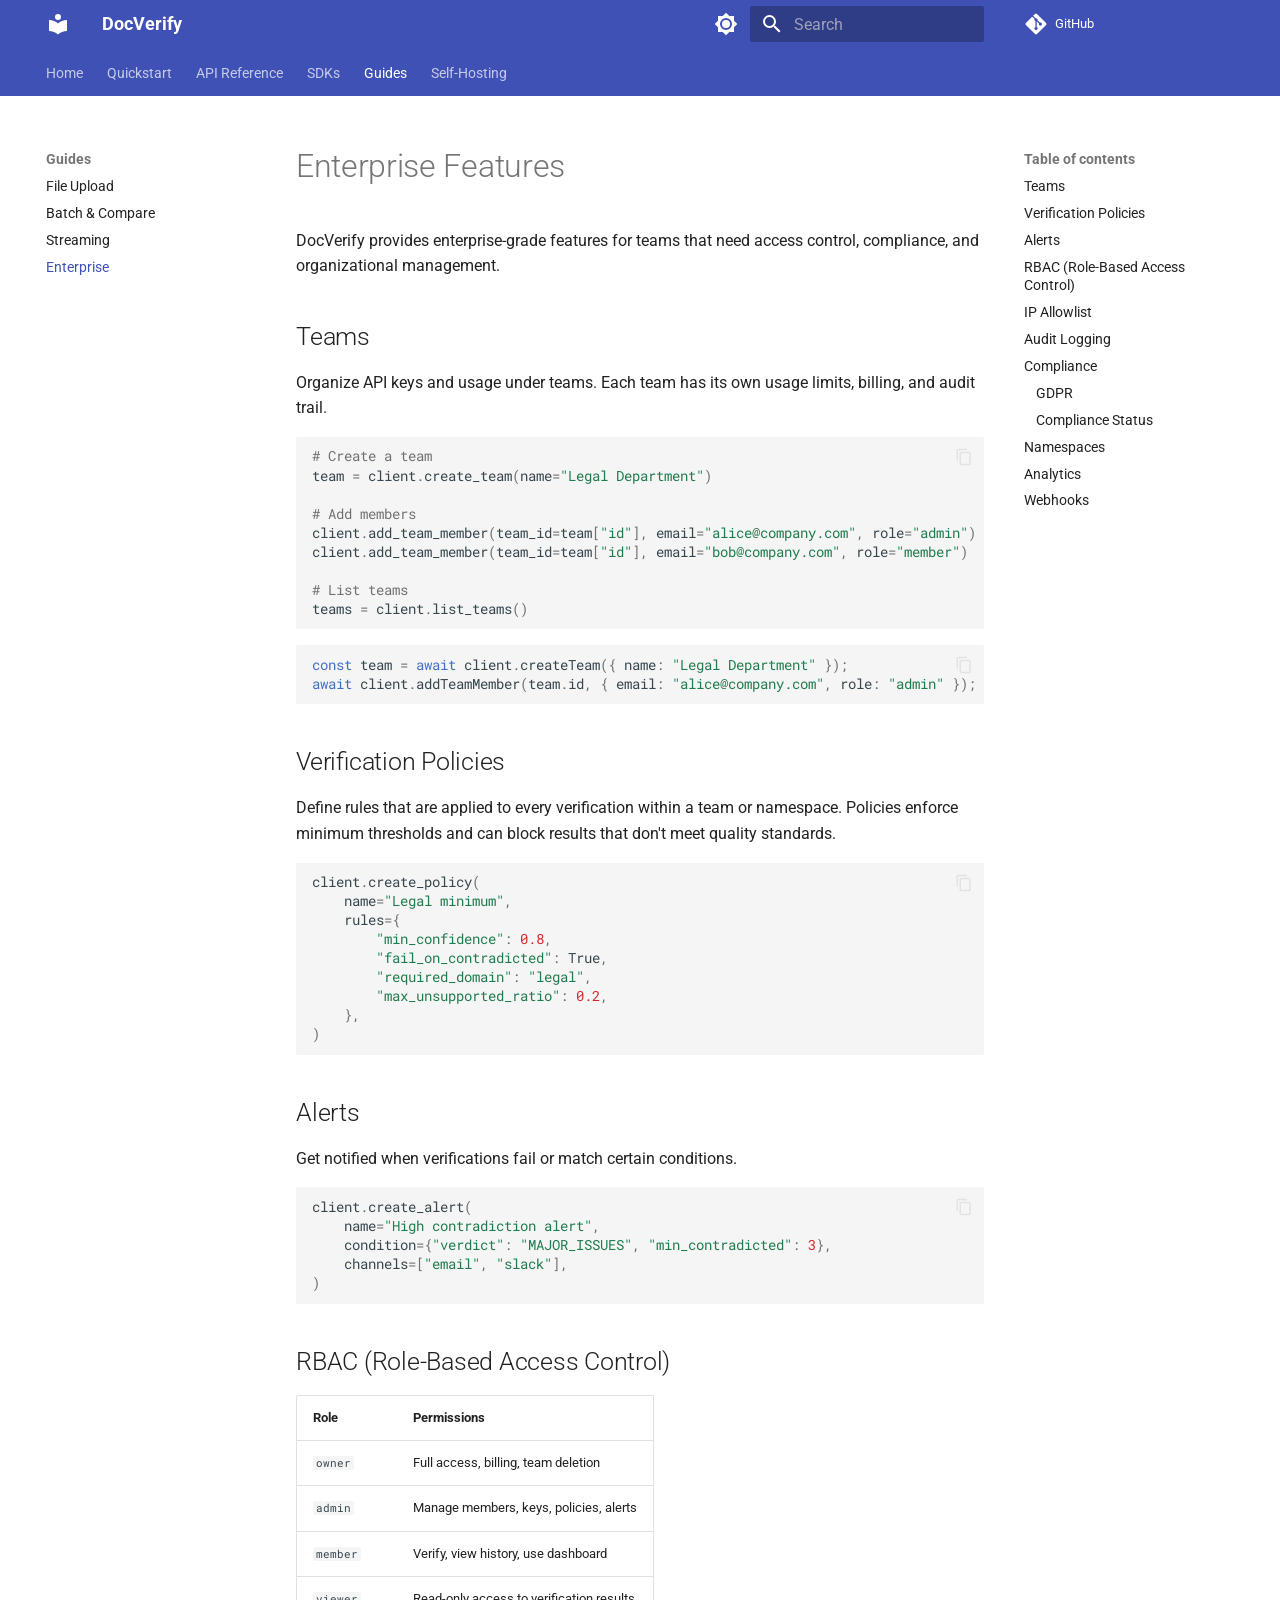
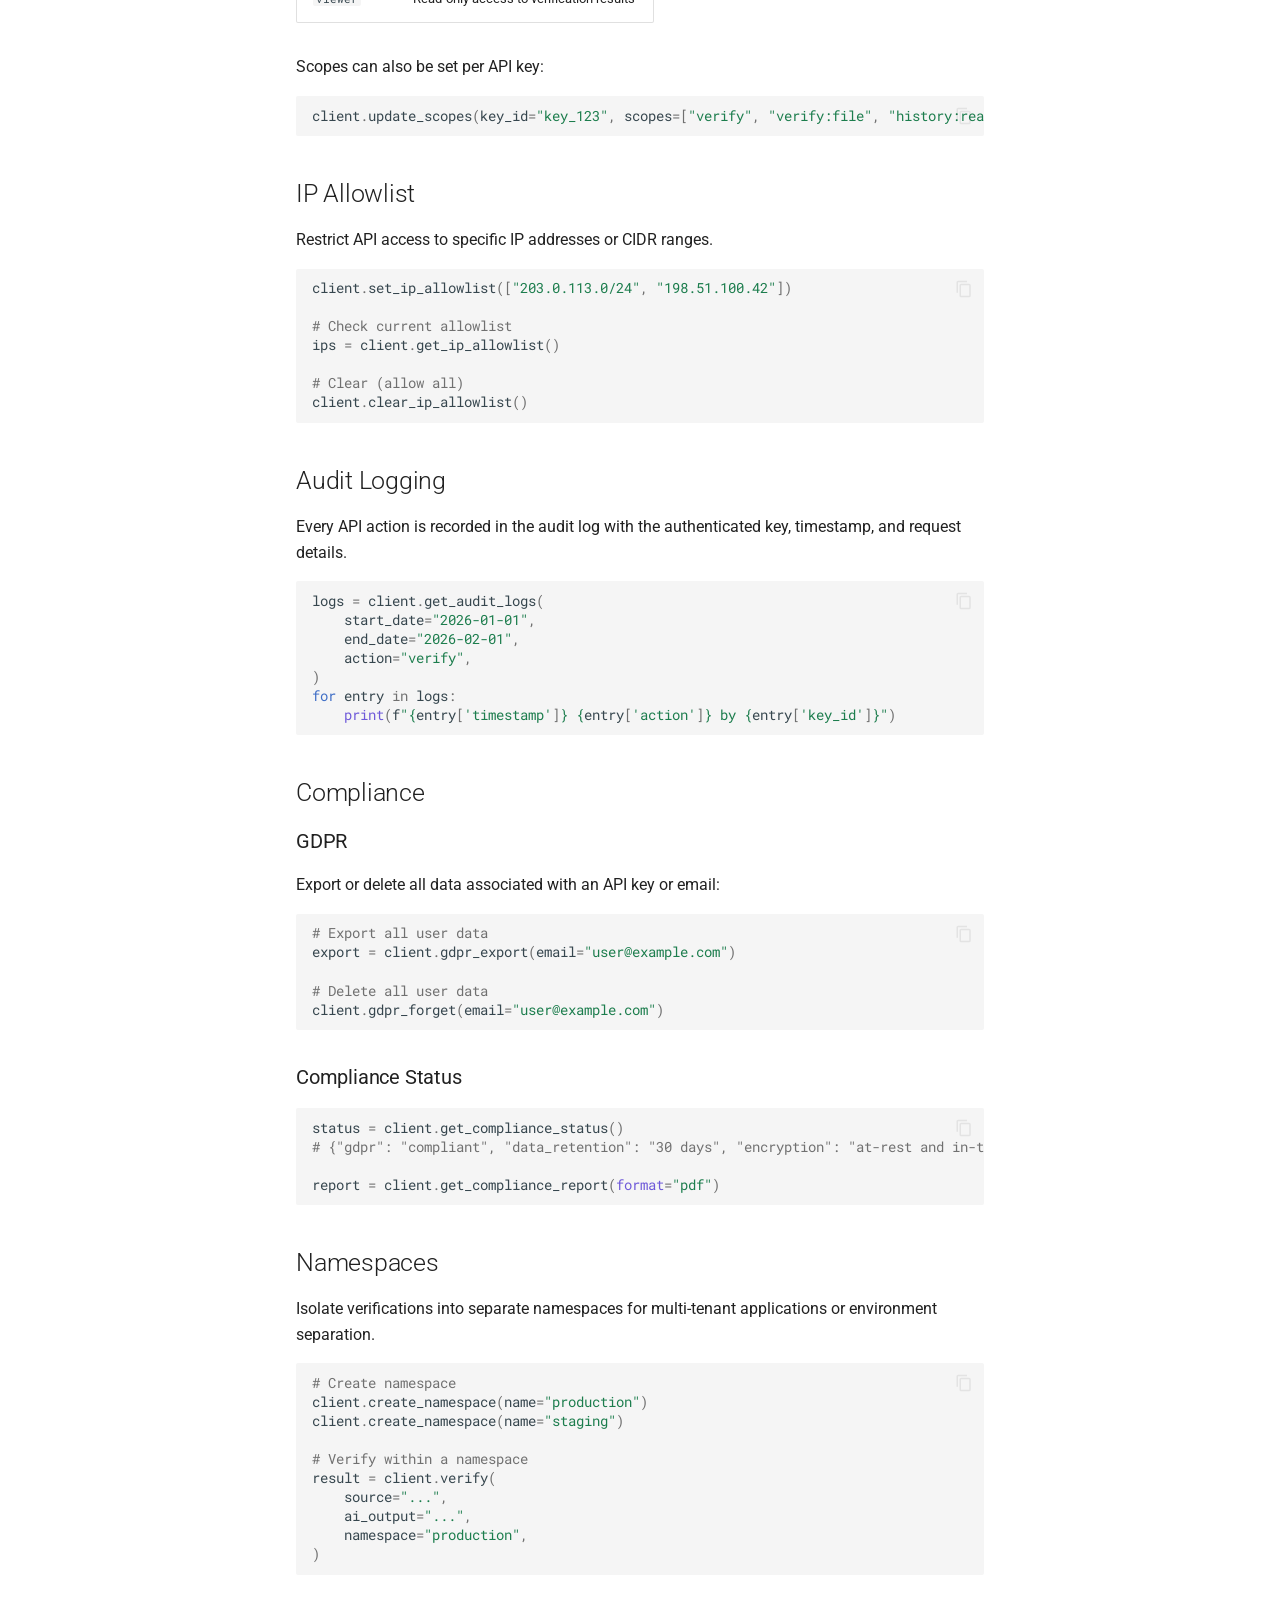
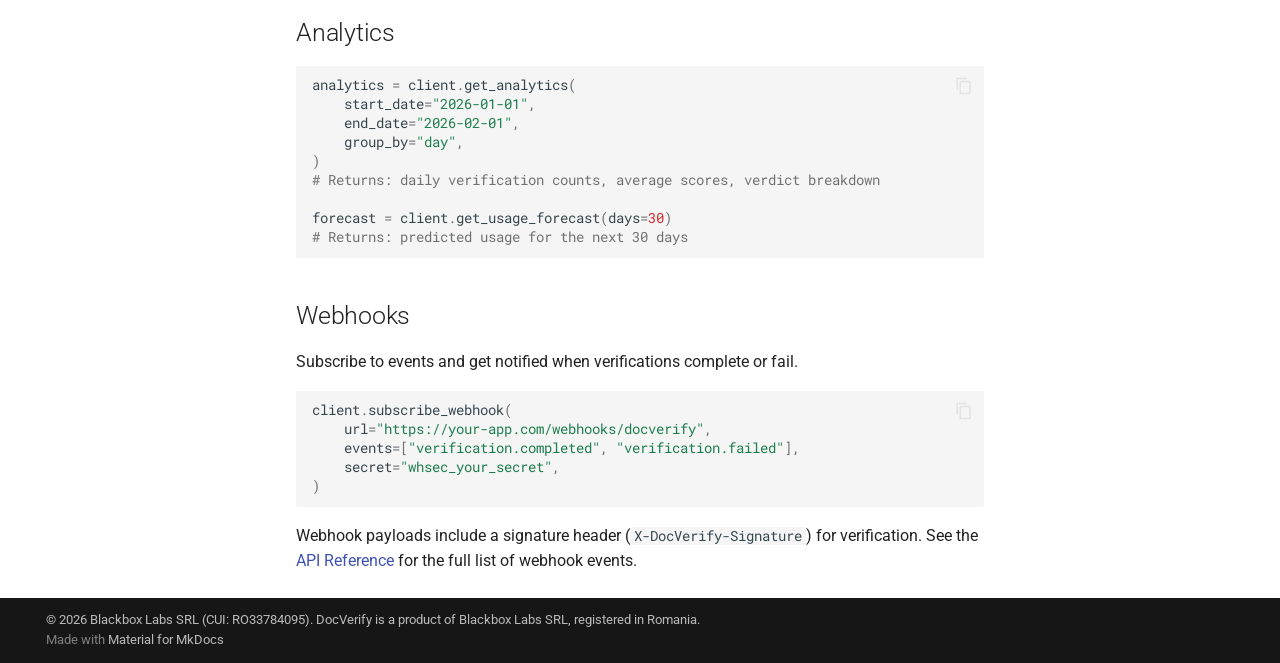
<file: guides/enterprise/index.html>
<!doctype html>
<html lang="en" class="no-js">
  <head>
    
      <meta charset="utf-8">
      <meta name="viewport" content="width=device-width,initial-scale=1">
      
        <meta name="description" content="Catch AI hallucinations before your customers do">
      
      
      
        <link rel="canonical" href="https://docs.docverify.dev/guides/enterprise/">
      
      
        <link rel="prev" href="../streaming/">
      
      
        <link rel="next" href="../../self-hosting/docker/">
      
      
      <link rel="icon" href="../../assets/images/favicon.png">
      <meta name="generator" content="mkdocs-1.6.1, mkdocs-material-9.6.4">
    
    
      
        <title>Enterprise - DocVerify</title>
      
    
    
      <link rel="stylesheet" href="../../assets/stylesheets/main.8608ea7d.min.css">
      
        
        <link rel="stylesheet" href="../../assets/stylesheets/palette.06af60db.min.css">
      
      


    
    
      
    
    
      
        
        
        <link rel="preconnect" href="https://fonts.gstatic.com" crossorigin>
        <link rel="stylesheet" href="https://fonts.googleapis.com/css?family=Roboto:300,300i,400,400i,700,700i%7CRoboto+Mono:400,400i,700,700i&display=fallback">
        <style>:root{--md-text-font:"Roboto";--md-code-font:"Roboto Mono"}</style>
      
    
    
      <link rel="stylesheet" href="../../assets/stylesheets/extra.css">
    
    <script>__md_scope=new URL("../..",location),__md_hash=e=>[...e].reduce(((e,_)=>(e<<5)-e+_.charCodeAt(0)),0),__md_get=(e,_=localStorage,t=__md_scope)=>JSON.parse(_.getItem(t.pathname+"."+e)),__md_set=(e,_,t=localStorage,a=__md_scope)=>{try{t.setItem(a.pathname+"."+e,JSON.stringify(_))}catch(e){}}</script>
    
      

    
    
    
  </head>
  
  
    
    
      
    
    
    
    
    <body dir="ltr" data-md-color-scheme="default" data-md-color-primary="indigo" data-md-color-accent="indigo">
  
    
    <input class="md-toggle" data-md-toggle="drawer" type="checkbox" id="__drawer" autocomplete="off">
    <input class="md-toggle" data-md-toggle="search" type="checkbox" id="__search" autocomplete="off">
    <label class="md-overlay" for="__drawer"></label>
    <div data-md-component="skip">
      
        
        <a href="#enterprise-features" class="md-skip">
          Skip to content
        </a>
      
    </div>
    <div data-md-component="announce">
      
    </div>
    
    
      

<header class="md-header" data-md-component="header">
  <nav class="md-header__inner md-grid" aria-label="Header">
    <a href="../.." title="DocVerify" class="md-header__button md-logo" aria-label="DocVerify" data-md-component="logo">
      
  
  <svg xmlns="http://www.w3.org/2000/svg" viewBox="0 0 24 24"><path d="M12 8a3 3 0 0 0 3-3 3 3 0 0 0-3-3 3 3 0 0 0-3 3 3 3 0 0 0 3 3m0 3.54C9.64 9.35 6.5 8 3 8v11c3.5 0 6.64 1.35 9 3.54 2.36-2.19 5.5-3.54 9-3.54V8c-3.5 0-6.64 1.35-9 3.54"/></svg>

    </a>
    <label class="md-header__button md-icon" for="__drawer">
      
      <svg xmlns="http://www.w3.org/2000/svg" viewBox="0 0 24 24"><path d="M3 6h18v2H3zm0 5h18v2H3zm0 5h18v2H3z"/></svg>
    </label>
    <div class="md-header__title" data-md-component="header-title">
      <div class="md-header__ellipsis">
        <div class="md-header__topic">
          <span class="md-ellipsis">
            DocVerify
          </span>
        </div>
        <div class="md-header__topic" data-md-component="header-topic">
          <span class="md-ellipsis">
            
              Enterprise
            
          </span>
        </div>
      </div>
    </div>
    
      
        <form class="md-header__option" data-md-component="palette">
  
    
    
    
    <input class="md-option" data-md-color-media="" data-md-color-scheme="default" data-md-color-primary="indigo" data-md-color-accent="indigo"  aria-label="Switch to dark mode"  type="radio" name="__palette" id="__palette_0">
    
      <label class="md-header__button md-icon" title="Switch to dark mode" for="__palette_1" hidden>
        <svg xmlns="http://www.w3.org/2000/svg" viewBox="0 0 24 24"><path d="M12 8a4 4 0 0 0-4 4 4 4 0 0 0 4 4 4 4 0 0 0 4-4 4 4 0 0 0-4-4m0 10a6 6 0 0 1-6-6 6 6 0 0 1 6-6 6 6 0 0 1 6 6 6 6 0 0 1-6 6m8-9.31V4h-4.69L12 .69 8.69 4H4v4.69L.69 12 4 15.31V20h4.69L12 23.31 15.31 20H20v-4.69L23.31 12z"/></svg>
      </label>
    
  
    
    
    
    <input class="md-option" data-md-color-media="" data-md-color-scheme="slate" data-md-color-primary="indigo" data-md-color-accent="indigo"  aria-label="Switch to light mode"  type="radio" name="__palette" id="__palette_1">
    
      <label class="md-header__button md-icon" title="Switch to light mode" for="__palette_0" hidden>
        <svg xmlns="http://www.w3.org/2000/svg" viewBox="0 0 24 24"><path d="M12 18c-.89 0-1.74-.2-2.5-.55C11.56 16.5 13 14.42 13 12s-1.44-4.5-3.5-5.45C10.26 6.2 11.11 6 12 6a6 6 0 0 1 6 6 6 6 0 0 1-6 6m8-9.31V4h-4.69L12 .69 8.69 4H4v4.69L.69 12 4 15.31V20h4.69L12 23.31 15.31 20H20v-4.69L23.31 12z"/></svg>
      </label>
    
  
</form>
      
    
    
      <script>var palette=__md_get("__palette");if(palette&&palette.color){if("(prefers-color-scheme)"===palette.color.media){var media=matchMedia("(prefers-color-scheme: light)"),input=document.querySelector(media.matches?"[data-md-color-media='(prefers-color-scheme: light)']":"[data-md-color-media='(prefers-color-scheme: dark)']");palette.color.media=input.getAttribute("data-md-color-media"),palette.color.scheme=input.getAttribute("data-md-color-scheme"),palette.color.primary=input.getAttribute("data-md-color-primary"),palette.color.accent=input.getAttribute("data-md-color-accent")}for(var[key,value]of Object.entries(palette.color))document.body.setAttribute("data-md-color-"+key,value)}</script>
    
    
    
      <label class="md-header__button md-icon" for="__search">
        
        <svg xmlns="http://www.w3.org/2000/svg" viewBox="0 0 24 24"><path d="M9.5 3A6.5 6.5 0 0 1 16 9.5c0 1.61-.59 3.09-1.56 4.23l.27.27h.79l5 5-1.5 1.5-5-5v-.79l-.27-.27A6.52 6.52 0 0 1 9.5 16 6.5 6.5 0 0 1 3 9.5 6.5 6.5 0 0 1 9.5 3m0 2C7 5 5 7 5 9.5S7 14 9.5 14 14 12 14 9.5 12 5 9.5 5"/></svg>
      </label>
      <div class="md-search" data-md-component="search" role="dialog">
  <label class="md-search__overlay" for="__search"></label>
  <div class="md-search__inner" role="search">
    <form class="md-search__form" name="search">
      <input type="text" class="md-search__input" name="query" aria-label="Search" placeholder="Search" autocapitalize="off" autocorrect="off" autocomplete="off" spellcheck="false" data-md-component="search-query" required>
      <label class="md-search__icon md-icon" for="__search">
        
        <svg xmlns="http://www.w3.org/2000/svg" viewBox="0 0 24 24"><path d="M9.5 3A6.5 6.5 0 0 1 16 9.5c0 1.61-.59 3.09-1.56 4.23l.27.27h.79l5 5-1.5 1.5-5-5v-.79l-.27-.27A6.52 6.52 0 0 1 9.5 16 6.5 6.5 0 0 1 3 9.5 6.5 6.5 0 0 1 9.5 3m0 2C7 5 5 7 5 9.5S7 14 9.5 14 14 12 14 9.5 12 5 9.5 5"/></svg>
        
        <svg xmlns="http://www.w3.org/2000/svg" viewBox="0 0 24 24"><path d="M20 11v2H8l5.5 5.5-1.42 1.42L4.16 12l7.92-7.92L13.5 5.5 8 11z"/></svg>
      </label>
      <nav class="md-search__options" aria-label="Search">
        
        <button type="reset" class="md-search__icon md-icon" title="Clear" aria-label="Clear" tabindex="-1">
          
          <svg xmlns="http://www.w3.org/2000/svg" viewBox="0 0 24 24"><path d="M19 6.41 17.59 5 12 10.59 6.41 5 5 6.41 10.59 12 5 17.59 6.41 19 12 13.41 17.59 19 19 17.59 13.41 12z"/></svg>
        </button>
      </nav>
      
        <div class="md-search__suggest" data-md-component="search-suggest"></div>
      
    </form>
    <div class="md-search__output">
      <div class="md-search__scrollwrap" tabindex="0" data-md-scrollfix>
        <div class="md-search-result" data-md-component="search-result">
          <div class="md-search-result__meta">
            Initializing search
          </div>
          <ol class="md-search-result__list" role="presentation"></ol>
        </div>
      </div>
    </div>
  </div>
</div>
    
    
      <div class="md-header__source">
        <a href="https://github.com/docverifyai/docs" title="Go to repository" class="md-source" data-md-component="source">
  <div class="md-source__icon md-icon">
    
    <svg xmlns="http://www.w3.org/2000/svg" viewBox="0 0 448 512"><!--! Font Awesome Free 6.7.2 by @fontawesome - https://fontawesome.com License - https://fontawesome.com/license/free (Icons: CC BY 4.0, Fonts: SIL OFL 1.1, Code: MIT License) Copyright 2024 Fonticons, Inc.--><path d="M439.55 236.05 244 40.45a28.87 28.87 0 0 0-40.81 0l-40.66 40.63 51.52 51.52c27.06-9.14 52.68 16.77 43.39 43.68l49.66 49.66c34.23-11.8 61.18 31 35.47 56.69-26.49 26.49-70.21-2.87-56-37.34L240.22 199v121.85c25.3 12.54 22.26 41.85 9.08 55a34.34 34.34 0 0 1-48.55 0c-17.57-17.6-11.07-46.91 11.25-56v-123c-20.8-8.51-24.6-30.74-18.64-45L142.57 101 8.45 235.14a28.86 28.86 0 0 0 0 40.81l195.61 195.6a28.86 28.86 0 0 0 40.8 0l194.69-194.69a28.86 28.86 0 0 0 0-40.81"/></svg>
  </div>
  <div class="md-source__repository">
    GitHub
  </div>
</a>
      </div>
    
  </nav>
  
</header>
    
    <div class="md-container" data-md-component="container">
      
      
        
          
            
<nav class="md-tabs" aria-label="Tabs" data-md-component="tabs">
  <div class="md-grid">
    <ul class="md-tabs__list">
      
        
  
  
  
    <li class="md-tabs__item">
      <a href="../.." class="md-tabs__link">
        
  
    
  
  Home

      </a>
    </li>
  

      
        
  
  
  
    <li class="md-tabs__item">
      <a href="../../quickstart/" class="md-tabs__link">
        
  
    
  
  Quickstart

      </a>
    </li>
  

      
        
  
  
  
    <li class="md-tabs__item">
      <a href="../../api-reference/" class="md-tabs__link">
        
  
    
  
  API Reference

      </a>
    </li>
  

      
        
  
  
  
    
    
      <li class="md-tabs__item">
        <a href="../../sdks/python/" class="md-tabs__link">
          
  
  SDKs

        </a>
      </li>
    
  

      
        
  
  
    
  
  
    
    
      <li class="md-tabs__item md-tabs__item--active">
        <a href="../file-upload/" class="md-tabs__link">
          
  
  Guides

        </a>
      </li>
    
  

      
        
  
  
  
    
    
      <li class="md-tabs__item">
        <a href="../../self-hosting/docker/" class="md-tabs__link">
          
  
  Self-Hosting

        </a>
      </li>
    
  

      
    </ul>
  </div>
</nav>
          
        
      
      <main class="md-main" data-md-component="main">
        <div class="md-main__inner md-grid">
          
            
              
              <div class="md-sidebar md-sidebar--primary" data-md-component="sidebar" data-md-type="navigation" >
                <div class="md-sidebar__scrollwrap">
                  <div class="md-sidebar__inner">
                    


  


<nav class="md-nav md-nav--primary md-nav--lifted" aria-label="Navigation" data-md-level="0">
  <label class="md-nav__title" for="__drawer">
    <a href="../.." title="DocVerify" class="md-nav__button md-logo" aria-label="DocVerify" data-md-component="logo">
      
  
  <svg xmlns="http://www.w3.org/2000/svg" viewBox="0 0 24 24"><path d="M12 8a3 3 0 0 0 3-3 3 3 0 0 0-3-3 3 3 0 0 0-3 3 3 3 0 0 0 3 3m0 3.54C9.64 9.35 6.5 8 3 8v11c3.5 0 6.64 1.35 9 3.54 2.36-2.19 5.5-3.54 9-3.54V8c-3.5 0-6.64 1.35-9 3.54"/></svg>

    </a>
    DocVerify
  </label>
  
    <div class="md-nav__source">
      <a href="https://github.com/docverifyai/docs" title="Go to repository" class="md-source" data-md-component="source">
  <div class="md-source__icon md-icon">
    
    <svg xmlns="http://www.w3.org/2000/svg" viewBox="0 0 448 512"><!--! Font Awesome Free 6.7.2 by @fontawesome - https://fontawesome.com License - https://fontawesome.com/license/free (Icons: CC BY 4.0, Fonts: SIL OFL 1.1, Code: MIT License) Copyright 2024 Fonticons, Inc.--><path d="M439.55 236.05 244 40.45a28.87 28.87 0 0 0-40.81 0l-40.66 40.63 51.52 51.52c27.06-9.14 52.68 16.77 43.39 43.68l49.66 49.66c34.23-11.8 61.18 31 35.47 56.69-26.49 26.49-70.21-2.87-56-37.34L240.22 199v121.85c25.3 12.54 22.26 41.85 9.08 55a34.34 34.34 0 0 1-48.55 0c-17.57-17.6-11.07-46.91 11.25-56v-123c-20.8-8.51-24.6-30.74-18.64-45L142.57 101 8.45 235.14a28.86 28.86 0 0 0 0 40.81l195.61 195.6a28.86 28.86 0 0 0 40.8 0l194.69-194.69a28.86 28.86 0 0 0 0-40.81"/></svg>
  </div>
  <div class="md-source__repository">
    GitHub
  </div>
</a>
    </div>
  
  <ul class="md-nav__list" data-md-scrollfix>
    
      
      
  
  
  
  
    <li class="md-nav__item">
      <a href="../.." class="md-nav__link">
        
  
  <span class="md-ellipsis">
    Home
    
  </span>
  

      </a>
    </li>
  

    
      
      
  
  
  
  
    <li class="md-nav__item">
      <a href="../../quickstart/" class="md-nav__link">
        
  
  <span class="md-ellipsis">
    Quickstart
    
  </span>
  

      </a>
    </li>
  

    
      
      
  
  
  
  
    <li class="md-nav__item">
      <a href="../../api-reference/" class="md-nav__link">
        
  
  <span class="md-ellipsis">
    API Reference
    
  </span>
  

      </a>
    </li>
  

    
      
      
  
  
  
  
    
    
    
      
      
        
      
    
    
    <li class="md-nav__item md-nav__item--nested">
      
        
        
          
        
        <input class="md-nav__toggle md-toggle md-toggle--indeterminate" type="checkbox" id="__nav_4" >
        
          
          <label class="md-nav__link" for="__nav_4" id="__nav_4_label" tabindex="0">
            
  
  <span class="md-ellipsis">
    SDKs
    
  </span>
  

            <span class="md-nav__icon md-icon"></span>
          </label>
        
        <nav class="md-nav" data-md-level="1" aria-labelledby="__nav_4_label" aria-expanded="false">
          <label class="md-nav__title" for="__nav_4">
            <span class="md-nav__icon md-icon"></span>
            SDKs
          </label>
          <ul class="md-nav__list" data-md-scrollfix>
            
              
                
  
  
  
  
    <li class="md-nav__item">
      <a href="../../sdks/python/" class="md-nav__link">
        
  
  <span class="md-ellipsis">
    Python
    
  </span>
  

      </a>
    </li>
  

              
            
              
                
  
  
  
  
    <li class="md-nav__item">
      <a href="../../sdks/javascript/" class="md-nav__link">
        
  
  <span class="md-ellipsis">
    JavaScript
    
  </span>
  

      </a>
    </li>
  

              
            
          </ul>
        </nav>
      
    </li>
  

    
      
      
  
  
    
  
  
  
    
    
    
      
        
        
      
      
        
      
    
    
    <li class="md-nav__item md-nav__item--active md-nav__item--section md-nav__item--nested">
      
        
        
        <input class="md-nav__toggle md-toggle " type="checkbox" id="__nav_5" checked>
        
          
          <label class="md-nav__link" for="__nav_5" id="__nav_5_label" tabindex="">
            
  
  <span class="md-ellipsis">
    Guides
    
  </span>
  

            <span class="md-nav__icon md-icon"></span>
          </label>
        
        <nav class="md-nav" data-md-level="1" aria-labelledby="__nav_5_label" aria-expanded="true">
          <label class="md-nav__title" for="__nav_5">
            <span class="md-nav__icon md-icon"></span>
            Guides
          </label>
          <ul class="md-nav__list" data-md-scrollfix>
            
              
                
  
  
  
  
    <li class="md-nav__item">
      <a href="../file-upload/" class="md-nav__link">
        
  
  <span class="md-ellipsis">
    File Upload
    
  </span>
  

      </a>
    </li>
  

              
            
              
                
  
  
  
  
    <li class="md-nav__item">
      <a href="../batch-verify/" class="md-nav__link">
        
  
  <span class="md-ellipsis">
    Batch & Compare
    
  </span>
  

      </a>
    </li>
  

              
            
              
                
  
  
  
  
    <li class="md-nav__item">
      <a href="../streaming/" class="md-nav__link">
        
  
  <span class="md-ellipsis">
    Streaming
    
  </span>
  

      </a>
    </li>
  

              
            
              
                
  
  
    
  
  
  
    <li class="md-nav__item md-nav__item--active">
      
      <input class="md-nav__toggle md-toggle" type="checkbox" id="__toc">
      
      
        
      
      
        <label class="md-nav__link md-nav__link--active" for="__toc">
          
  
  <span class="md-ellipsis">
    Enterprise
    
  </span>
  

          <span class="md-nav__icon md-icon"></span>
        </label>
      
      <a href="./" class="md-nav__link md-nav__link--active">
        
  
  <span class="md-ellipsis">
    Enterprise
    
  </span>
  

      </a>
      
        

<nav class="md-nav md-nav--secondary" aria-label="Table of contents">
  
  
  
    
  
  
    <label class="md-nav__title" for="__toc">
      <span class="md-nav__icon md-icon"></span>
      Table of contents
    </label>
    <ul class="md-nav__list" data-md-component="toc" data-md-scrollfix>
      
        <li class="md-nav__item">
  <a href="#teams" class="md-nav__link">
    <span class="md-ellipsis">
      Teams
    </span>
  </a>
  
</li>
      
        <li class="md-nav__item">
  <a href="#verification-policies" class="md-nav__link">
    <span class="md-ellipsis">
      Verification Policies
    </span>
  </a>
  
</li>
      
        <li class="md-nav__item">
  <a href="#alerts" class="md-nav__link">
    <span class="md-ellipsis">
      Alerts
    </span>
  </a>
  
</li>
      
        <li class="md-nav__item">
  <a href="#rbac-role-based-access-control" class="md-nav__link">
    <span class="md-ellipsis">
      RBAC (Role-Based Access Control)
    </span>
  </a>
  
</li>
      
        <li class="md-nav__item">
  <a href="#ip-allowlist" class="md-nav__link">
    <span class="md-ellipsis">
      IP Allowlist
    </span>
  </a>
  
</li>
      
        <li class="md-nav__item">
  <a href="#audit-logging" class="md-nav__link">
    <span class="md-ellipsis">
      Audit Logging
    </span>
  </a>
  
</li>
      
        <li class="md-nav__item">
  <a href="#compliance" class="md-nav__link">
    <span class="md-ellipsis">
      Compliance
    </span>
  </a>
  
    <nav class="md-nav" aria-label="Compliance">
      <ul class="md-nav__list">
        
          <li class="md-nav__item">
  <a href="#gdpr" class="md-nav__link">
    <span class="md-ellipsis">
      GDPR
    </span>
  </a>
  
</li>
        
          <li class="md-nav__item">
  <a href="#compliance-status" class="md-nav__link">
    <span class="md-ellipsis">
      Compliance Status
    </span>
  </a>
  
</li>
        
      </ul>
    </nav>
  
</li>
      
        <li class="md-nav__item">
  <a href="#namespaces" class="md-nav__link">
    <span class="md-ellipsis">
      Namespaces
    </span>
  </a>
  
</li>
      
        <li class="md-nav__item">
  <a href="#analytics" class="md-nav__link">
    <span class="md-ellipsis">
      Analytics
    </span>
  </a>
  
</li>
      
        <li class="md-nav__item">
  <a href="#webhooks" class="md-nav__link">
    <span class="md-ellipsis">
      Webhooks
    </span>
  </a>
  
</li>
      
    </ul>
  
</nav>
      
    </li>
  

              
            
          </ul>
        </nav>
      
    </li>
  

    
      
      
  
  
  
  
    
    
    
      
      
        
      
    
    
    <li class="md-nav__item md-nav__item--nested">
      
        
        
          
        
        <input class="md-nav__toggle md-toggle md-toggle--indeterminate" type="checkbox" id="__nav_6" >
        
          
          <label class="md-nav__link" for="__nav_6" id="__nav_6_label" tabindex="0">
            
  
  <span class="md-ellipsis">
    Self-Hosting
    
  </span>
  

            <span class="md-nav__icon md-icon"></span>
          </label>
        
        <nav class="md-nav" data-md-level="1" aria-labelledby="__nav_6_label" aria-expanded="false">
          <label class="md-nav__title" for="__nav_6">
            <span class="md-nav__icon md-icon"></span>
            Self-Hosting
          </label>
          <ul class="md-nav__list" data-md-scrollfix>
            
              
                
  
  
  
  
    <li class="md-nav__item">
      <a href="../../self-hosting/docker/" class="md-nav__link">
        
  
  <span class="md-ellipsis">
    Docker
    
  </span>
  

      </a>
    </li>
  

              
            
              
                
  
  
  
  
    <li class="md-nav__item">
      <a href="../../self-hosting/on-premise/" class="md-nav__link">
        
  
  <span class="md-ellipsis">
    On-Premise
    
  </span>
  

      </a>
    </li>
  

              
            
              
                
  
  
  
  
    <li class="md-nav__item">
      <a href="../../self-hosting/operations/" class="md-nav__link">
        
  
  <span class="md-ellipsis">
    Operations
    
  </span>
  

      </a>
    </li>
  

              
            
          </ul>
        </nav>
      
    </li>
  

    
  </ul>
</nav>
                  </div>
                </div>
              </div>
            
            
              
              <div class="md-sidebar md-sidebar--secondary" data-md-component="sidebar" data-md-type="toc" >
                <div class="md-sidebar__scrollwrap">
                  <div class="md-sidebar__inner">
                    

<nav class="md-nav md-nav--secondary" aria-label="Table of contents">
  
  
  
    
  
  
    <label class="md-nav__title" for="__toc">
      <span class="md-nav__icon md-icon"></span>
      Table of contents
    </label>
    <ul class="md-nav__list" data-md-component="toc" data-md-scrollfix>
      
        <li class="md-nav__item">
  <a href="#teams" class="md-nav__link">
    <span class="md-ellipsis">
      Teams
    </span>
  </a>
  
</li>
      
        <li class="md-nav__item">
  <a href="#verification-policies" class="md-nav__link">
    <span class="md-ellipsis">
      Verification Policies
    </span>
  </a>
  
</li>
      
        <li class="md-nav__item">
  <a href="#alerts" class="md-nav__link">
    <span class="md-ellipsis">
      Alerts
    </span>
  </a>
  
</li>
      
        <li class="md-nav__item">
  <a href="#rbac-role-based-access-control" class="md-nav__link">
    <span class="md-ellipsis">
      RBAC (Role-Based Access Control)
    </span>
  </a>
  
</li>
      
        <li class="md-nav__item">
  <a href="#ip-allowlist" class="md-nav__link">
    <span class="md-ellipsis">
      IP Allowlist
    </span>
  </a>
  
</li>
      
        <li class="md-nav__item">
  <a href="#audit-logging" class="md-nav__link">
    <span class="md-ellipsis">
      Audit Logging
    </span>
  </a>
  
</li>
      
        <li class="md-nav__item">
  <a href="#compliance" class="md-nav__link">
    <span class="md-ellipsis">
      Compliance
    </span>
  </a>
  
    <nav class="md-nav" aria-label="Compliance">
      <ul class="md-nav__list">
        
          <li class="md-nav__item">
  <a href="#gdpr" class="md-nav__link">
    <span class="md-ellipsis">
      GDPR
    </span>
  </a>
  
</li>
        
          <li class="md-nav__item">
  <a href="#compliance-status" class="md-nav__link">
    <span class="md-ellipsis">
      Compliance Status
    </span>
  </a>
  
</li>
        
      </ul>
    </nav>
  
</li>
      
        <li class="md-nav__item">
  <a href="#namespaces" class="md-nav__link">
    <span class="md-ellipsis">
      Namespaces
    </span>
  </a>
  
</li>
      
        <li class="md-nav__item">
  <a href="#analytics" class="md-nav__link">
    <span class="md-ellipsis">
      Analytics
    </span>
  </a>
  
</li>
      
        <li class="md-nav__item">
  <a href="#webhooks" class="md-nav__link">
    <span class="md-ellipsis">
      Webhooks
    </span>
  </a>
  
</li>
      
    </ul>
  
</nav>
                  </div>
                </div>
              </div>
            
          
          
            <div class="md-content" data-md-component="content">
              <article class="md-content__inner md-typeset">
                
                  


  
  


<h1 id="enterprise-features">Enterprise Features</h1>
<p>DocVerify provides enterprise-grade features for teams that need access control, compliance, and organizational management.</p>
<h2 id="teams">Teams</h2>
<p>Organize API keys and usage under teams. Each team has its own usage limits, billing, and audit trail.</p>
<div class="highlight"><pre><span></span><code><a id="__codelineno-0-1" name="__codelineno-0-1" href="#__codelineno-0-1"></a><span class="c1"># Create a team</span>
<a id="__codelineno-0-2" name="__codelineno-0-2" href="#__codelineno-0-2"></a><span class="n">team</span> <span class="o">=</span> <span class="n">client</span><span class="o">.</span><span class="n">create_team</span><span class="p">(</span><span class="n">name</span><span class="o">=</span><span class="s2">&quot;Legal Department&quot;</span><span class="p">)</span>
<a id="__codelineno-0-3" name="__codelineno-0-3" href="#__codelineno-0-3"></a>
<a id="__codelineno-0-4" name="__codelineno-0-4" href="#__codelineno-0-4"></a><span class="c1"># Add members</span>
<a id="__codelineno-0-5" name="__codelineno-0-5" href="#__codelineno-0-5"></a><span class="n">client</span><span class="o">.</span><span class="n">add_team_member</span><span class="p">(</span><span class="n">team_id</span><span class="o">=</span><span class="n">team</span><span class="p">[</span><span class="s2">&quot;id&quot;</span><span class="p">],</span> <span class="n">email</span><span class="o">=</span><span class="s2">&quot;alice@company.com&quot;</span><span class="p">,</span> <span class="n">role</span><span class="o">=</span><span class="s2">&quot;admin&quot;</span><span class="p">)</span>
<a id="__codelineno-0-6" name="__codelineno-0-6" href="#__codelineno-0-6"></a><span class="n">client</span><span class="o">.</span><span class="n">add_team_member</span><span class="p">(</span><span class="n">team_id</span><span class="o">=</span><span class="n">team</span><span class="p">[</span><span class="s2">&quot;id&quot;</span><span class="p">],</span> <span class="n">email</span><span class="o">=</span><span class="s2">&quot;bob@company.com&quot;</span><span class="p">,</span> <span class="n">role</span><span class="o">=</span><span class="s2">&quot;member&quot;</span><span class="p">)</span>
<a id="__codelineno-0-7" name="__codelineno-0-7" href="#__codelineno-0-7"></a>
<a id="__codelineno-0-8" name="__codelineno-0-8" href="#__codelineno-0-8"></a><span class="c1"># List teams</span>
<a id="__codelineno-0-9" name="__codelineno-0-9" href="#__codelineno-0-9"></a><span class="n">teams</span> <span class="o">=</span> <span class="n">client</span><span class="o">.</span><span class="n">list_teams</span><span class="p">()</span>
</code></pre></div>
<div class="highlight"><pre><span></span><code><a id="__codelineno-1-1" name="__codelineno-1-1" href="#__codelineno-1-1"></a><span class="kd">const</span><span class="w"> </span><span class="nx">team</span><span class="w"> </span><span class="o">=</span><span class="w"> </span><span class="k">await</span><span class="w"> </span><span class="nx">client</span><span class="p">.</span><span class="nx">createTeam</span><span class="p">({</span><span class="w"> </span><span class="nx">name</span><span class="o">:</span><span class="w"> </span><span class="s2">&quot;Legal Department&quot;</span><span class="w"> </span><span class="p">});</span>
<a id="__codelineno-1-2" name="__codelineno-1-2" href="#__codelineno-1-2"></a><span class="k">await</span><span class="w"> </span><span class="nx">client</span><span class="p">.</span><span class="nx">addTeamMember</span><span class="p">(</span><span class="nx">team</span><span class="p">.</span><span class="nx">id</span><span class="p">,</span><span class="w"> </span><span class="p">{</span><span class="w"> </span><span class="nx">email</span><span class="o">:</span><span class="w"> </span><span class="s2">&quot;alice@company.com&quot;</span><span class="p">,</span><span class="w"> </span><span class="nx">role</span><span class="o">:</span><span class="w"> </span><span class="s2">&quot;admin&quot;</span><span class="w"> </span><span class="p">});</span>
</code></pre></div>
<h2 id="verification-policies">Verification Policies</h2>
<p>Define rules that are applied to every verification within a team or namespace. Policies enforce minimum thresholds and can block results that don't meet quality standards.</p>
<div class="highlight"><pre><span></span><code><a id="__codelineno-2-1" name="__codelineno-2-1" href="#__codelineno-2-1"></a><span class="n">client</span><span class="o">.</span><span class="n">create_policy</span><span class="p">(</span>
<a id="__codelineno-2-2" name="__codelineno-2-2" href="#__codelineno-2-2"></a>    <span class="n">name</span><span class="o">=</span><span class="s2">&quot;Legal minimum&quot;</span><span class="p">,</span>
<a id="__codelineno-2-3" name="__codelineno-2-3" href="#__codelineno-2-3"></a>    <span class="n">rules</span><span class="o">=</span><span class="p">{</span>
<a id="__codelineno-2-4" name="__codelineno-2-4" href="#__codelineno-2-4"></a>        <span class="s2">&quot;min_confidence&quot;</span><span class="p">:</span> <span class="mf">0.8</span><span class="p">,</span>
<a id="__codelineno-2-5" name="__codelineno-2-5" href="#__codelineno-2-5"></a>        <span class="s2">&quot;fail_on_contradicted&quot;</span><span class="p">:</span> <span class="kc">True</span><span class="p">,</span>
<a id="__codelineno-2-6" name="__codelineno-2-6" href="#__codelineno-2-6"></a>        <span class="s2">&quot;required_domain&quot;</span><span class="p">:</span> <span class="s2">&quot;legal&quot;</span><span class="p">,</span>
<a id="__codelineno-2-7" name="__codelineno-2-7" href="#__codelineno-2-7"></a>        <span class="s2">&quot;max_unsupported_ratio&quot;</span><span class="p">:</span> <span class="mf">0.2</span><span class="p">,</span>
<a id="__codelineno-2-8" name="__codelineno-2-8" href="#__codelineno-2-8"></a>    <span class="p">},</span>
<a id="__codelineno-2-9" name="__codelineno-2-9" href="#__codelineno-2-9"></a><span class="p">)</span>
</code></pre></div>
<h2 id="alerts">Alerts</h2>
<p>Get notified when verifications fail or match certain conditions.</p>
<div class="highlight"><pre><span></span><code><a id="__codelineno-3-1" name="__codelineno-3-1" href="#__codelineno-3-1"></a><span class="n">client</span><span class="o">.</span><span class="n">create_alert</span><span class="p">(</span>
<a id="__codelineno-3-2" name="__codelineno-3-2" href="#__codelineno-3-2"></a>    <span class="n">name</span><span class="o">=</span><span class="s2">&quot;High contradiction alert&quot;</span><span class="p">,</span>
<a id="__codelineno-3-3" name="__codelineno-3-3" href="#__codelineno-3-3"></a>    <span class="n">condition</span><span class="o">=</span><span class="p">{</span><span class="s2">&quot;verdict&quot;</span><span class="p">:</span> <span class="s2">&quot;MAJOR_ISSUES&quot;</span><span class="p">,</span> <span class="s2">&quot;min_contradicted&quot;</span><span class="p">:</span> <span class="mi">3</span><span class="p">},</span>
<a id="__codelineno-3-4" name="__codelineno-3-4" href="#__codelineno-3-4"></a>    <span class="n">channels</span><span class="o">=</span><span class="p">[</span><span class="s2">&quot;email&quot;</span><span class="p">,</span> <span class="s2">&quot;slack&quot;</span><span class="p">],</span>
<a id="__codelineno-3-5" name="__codelineno-3-5" href="#__codelineno-3-5"></a><span class="p">)</span>
</code></pre></div>
<h2 id="rbac-role-based-access-control">RBAC (Role-Based Access Control)</h2>
<table>
<thead>
<tr>
<th>Role</th>
<th>Permissions</th>
</tr>
</thead>
<tbody>
<tr>
<td><code>owner</code></td>
<td>Full access, billing, team deletion</td>
</tr>
<tr>
<td><code>admin</code></td>
<td>Manage members, keys, policies, alerts</td>
</tr>
<tr>
<td><code>member</code></td>
<td>Verify, view history, use dashboard</td>
</tr>
<tr>
<td><code>viewer</code></td>
<td>Read-only access to verification results</td>
</tr>
</tbody>
</table>
<p>Scopes can also be set per API key:</p>
<div class="highlight"><pre><span></span><code><a id="__codelineno-4-1" name="__codelineno-4-1" href="#__codelineno-4-1"></a><span class="n">client</span><span class="o">.</span><span class="n">update_scopes</span><span class="p">(</span><span class="n">key_id</span><span class="o">=</span><span class="s2">&quot;key_123&quot;</span><span class="p">,</span> <span class="n">scopes</span><span class="o">=</span><span class="p">[</span><span class="s2">&quot;verify&quot;</span><span class="p">,</span> <span class="s2">&quot;verify:file&quot;</span><span class="p">,</span> <span class="s2">&quot;history:read&quot;</span><span class="p">])</span>
</code></pre></div>
<h2 id="ip-allowlist">IP Allowlist</h2>
<p>Restrict API access to specific IP addresses or CIDR ranges.</p>
<div class="highlight"><pre><span></span><code><a id="__codelineno-5-1" name="__codelineno-5-1" href="#__codelineno-5-1"></a><span class="n">client</span><span class="o">.</span><span class="n">set_ip_allowlist</span><span class="p">([</span><span class="s2">&quot;203.0.113.0/24&quot;</span><span class="p">,</span> <span class="s2">&quot;198.51.100.42&quot;</span><span class="p">])</span>
<a id="__codelineno-5-2" name="__codelineno-5-2" href="#__codelineno-5-2"></a>
<a id="__codelineno-5-3" name="__codelineno-5-3" href="#__codelineno-5-3"></a><span class="c1"># Check current allowlist</span>
<a id="__codelineno-5-4" name="__codelineno-5-4" href="#__codelineno-5-4"></a><span class="n">ips</span> <span class="o">=</span> <span class="n">client</span><span class="o">.</span><span class="n">get_ip_allowlist</span><span class="p">()</span>
<a id="__codelineno-5-5" name="__codelineno-5-5" href="#__codelineno-5-5"></a>
<a id="__codelineno-5-6" name="__codelineno-5-6" href="#__codelineno-5-6"></a><span class="c1"># Clear (allow all)</span>
<a id="__codelineno-5-7" name="__codelineno-5-7" href="#__codelineno-5-7"></a><span class="n">client</span><span class="o">.</span><span class="n">clear_ip_allowlist</span><span class="p">()</span>
</code></pre></div>
<h2 id="audit-logging">Audit Logging</h2>
<p>Every API action is recorded in the audit log with the authenticated key, timestamp, and request details.</p>
<div class="highlight"><pre><span></span><code><a id="__codelineno-6-1" name="__codelineno-6-1" href="#__codelineno-6-1"></a><span class="n">logs</span> <span class="o">=</span> <span class="n">client</span><span class="o">.</span><span class="n">get_audit_logs</span><span class="p">(</span>
<a id="__codelineno-6-2" name="__codelineno-6-2" href="#__codelineno-6-2"></a>    <span class="n">start_date</span><span class="o">=</span><span class="s2">&quot;2026-01-01&quot;</span><span class="p">,</span>
<a id="__codelineno-6-3" name="__codelineno-6-3" href="#__codelineno-6-3"></a>    <span class="n">end_date</span><span class="o">=</span><span class="s2">&quot;2026-02-01&quot;</span><span class="p">,</span>
<a id="__codelineno-6-4" name="__codelineno-6-4" href="#__codelineno-6-4"></a>    <span class="n">action</span><span class="o">=</span><span class="s2">&quot;verify&quot;</span><span class="p">,</span>
<a id="__codelineno-6-5" name="__codelineno-6-5" href="#__codelineno-6-5"></a><span class="p">)</span>
<a id="__codelineno-6-6" name="__codelineno-6-6" href="#__codelineno-6-6"></a><span class="k">for</span> <span class="n">entry</span> <span class="ow">in</span> <span class="n">logs</span><span class="p">:</span>
<a id="__codelineno-6-7" name="__codelineno-6-7" href="#__codelineno-6-7"></a>    <span class="nb">print</span><span class="p">(</span><span class="sa">f</span><span class="s2">&quot;</span><span class="si">{</span><span class="n">entry</span><span class="p">[</span><span class="s1">&#39;timestamp&#39;</span><span class="p">]</span><span class="si">}</span><span class="s2"> </span><span class="si">{</span><span class="n">entry</span><span class="p">[</span><span class="s1">&#39;action&#39;</span><span class="p">]</span><span class="si">}</span><span class="s2"> by </span><span class="si">{</span><span class="n">entry</span><span class="p">[</span><span class="s1">&#39;key_id&#39;</span><span class="p">]</span><span class="si">}</span><span class="s2">&quot;</span><span class="p">)</span>
</code></pre></div>
<h2 id="compliance">Compliance</h2>
<h3 id="gdpr">GDPR</h3>
<p>Export or delete all data associated with an API key or email:</p>
<div class="highlight"><pre><span></span><code><a id="__codelineno-7-1" name="__codelineno-7-1" href="#__codelineno-7-1"></a><span class="c1"># Export all user data</span>
<a id="__codelineno-7-2" name="__codelineno-7-2" href="#__codelineno-7-2"></a><span class="n">export</span> <span class="o">=</span> <span class="n">client</span><span class="o">.</span><span class="n">gdpr_export</span><span class="p">(</span><span class="n">email</span><span class="o">=</span><span class="s2">&quot;user@example.com&quot;</span><span class="p">)</span>
<a id="__codelineno-7-3" name="__codelineno-7-3" href="#__codelineno-7-3"></a>
<a id="__codelineno-7-4" name="__codelineno-7-4" href="#__codelineno-7-4"></a><span class="c1"># Delete all user data</span>
<a id="__codelineno-7-5" name="__codelineno-7-5" href="#__codelineno-7-5"></a><span class="n">client</span><span class="o">.</span><span class="n">gdpr_forget</span><span class="p">(</span><span class="n">email</span><span class="o">=</span><span class="s2">&quot;user@example.com&quot;</span><span class="p">)</span>
</code></pre></div>
<h3 id="compliance-status">Compliance Status</h3>
<div class="highlight"><pre><span></span><code><a id="__codelineno-8-1" name="__codelineno-8-1" href="#__codelineno-8-1"></a><span class="n">status</span> <span class="o">=</span> <span class="n">client</span><span class="o">.</span><span class="n">get_compliance_status</span><span class="p">()</span>
<a id="__codelineno-8-2" name="__codelineno-8-2" href="#__codelineno-8-2"></a><span class="c1"># {&quot;gdpr&quot;: &quot;compliant&quot;, &quot;data_retention&quot;: &quot;30 days&quot;, &quot;encryption&quot;: &quot;at-rest and in-transit&quot;}</span>
<a id="__codelineno-8-3" name="__codelineno-8-3" href="#__codelineno-8-3"></a>
<a id="__codelineno-8-4" name="__codelineno-8-4" href="#__codelineno-8-4"></a><span class="n">report</span> <span class="o">=</span> <span class="n">client</span><span class="o">.</span><span class="n">get_compliance_report</span><span class="p">(</span><span class="nb">format</span><span class="o">=</span><span class="s2">&quot;pdf&quot;</span><span class="p">)</span>
</code></pre></div>
<h2 id="namespaces">Namespaces</h2>
<p>Isolate verifications into separate namespaces for multi-tenant applications or environment separation.</p>
<div class="highlight"><pre><span></span><code><a id="__codelineno-9-1" name="__codelineno-9-1" href="#__codelineno-9-1"></a><span class="c1"># Create namespace</span>
<a id="__codelineno-9-2" name="__codelineno-9-2" href="#__codelineno-9-2"></a><span class="n">client</span><span class="o">.</span><span class="n">create_namespace</span><span class="p">(</span><span class="n">name</span><span class="o">=</span><span class="s2">&quot;production&quot;</span><span class="p">)</span>
<a id="__codelineno-9-3" name="__codelineno-9-3" href="#__codelineno-9-3"></a><span class="n">client</span><span class="o">.</span><span class="n">create_namespace</span><span class="p">(</span><span class="n">name</span><span class="o">=</span><span class="s2">&quot;staging&quot;</span><span class="p">)</span>
<a id="__codelineno-9-4" name="__codelineno-9-4" href="#__codelineno-9-4"></a>
<a id="__codelineno-9-5" name="__codelineno-9-5" href="#__codelineno-9-5"></a><span class="c1"># Verify within a namespace</span>
<a id="__codelineno-9-6" name="__codelineno-9-6" href="#__codelineno-9-6"></a><span class="n">result</span> <span class="o">=</span> <span class="n">client</span><span class="o">.</span><span class="n">verify</span><span class="p">(</span>
<a id="__codelineno-9-7" name="__codelineno-9-7" href="#__codelineno-9-7"></a>    <span class="n">source</span><span class="o">=</span><span class="s2">&quot;...&quot;</span><span class="p">,</span>
<a id="__codelineno-9-8" name="__codelineno-9-8" href="#__codelineno-9-8"></a>    <span class="n">ai_output</span><span class="o">=</span><span class="s2">&quot;...&quot;</span><span class="p">,</span>
<a id="__codelineno-9-9" name="__codelineno-9-9" href="#__codelineno-9-9"></a>    <span class="n">namespace</span><span class="o">=</span><span class="s2">&quot;production&quot;</span><span class="p">,</span>
<a id="__codelineno-9-10" name="__codelineno-9-10" href="#__codelineno-9-10"></a><span class="p">)</span>
</code></pre></div>
<h2 id="analytics">Analytics</h2>
<div class="highlight"><pre><span></span><code><a id="__codelineno-10-1" name="__codelineno-10-1" href="#__codelineno-10-1"></a><span class="n">analytics</span> <span class="o">=</span> <span class="n">client</span><span class="o">.</span><span class="n">get_analytics</span><span class="p">(</span>
<a id="__codelineno-10-2" name="__codelineno-10-2" href="#__codelineno-10-2"></a>    <span class="n">start_date</span><span class="o">=</span><span class="s2">&quot;2026-01-01&quot;</span><span class="p">,</span>
<a id="__codelineno-10-3" name="__codelineno-10-3" href="#__codelineno-10-3"></a>    <span class="n">end_date</span><span class="o">=</span><span class="s2">&quot;2026-02-01&quot;</span><span class="p">,</span>
<a id="__codelineno-10-4" name="__codelineno-10-4" href="#__codelineno-10-4"></a>    <span class="n">group_by</span><span class="o">=</span><span class="s2">&quot;day&quot;</span><span class="p">,</span>
<a id="__codelineno-10-5" name="__codelineno-10-5" href="#__codelineno-10-5"></a><span class="p">)</span>
<a id="__codelineno-10-6" name="__codelineno-10-6" href="#__codelineno-10-6"></a><span class="c1"># Returns: daily verification counts, average scores, verdict breakdown</span>
<a id="__codelineno-10-7" name="__codelineno-10-7" href="#__codelineno-10-7"></a>
<a id="__codelineno-10-8" name="__codelineno-10-8" href="#__codelineno-10-8"></a><span class="n">forecast</span> <span class="o">=</span> <span class="n">client</span><span class="o">.</span><span class="n">get_usage_forecast</span><span class="p">(</span><span class="n">days</span><span class="o">=</span><span class="mi">30</span><span class="p">)</span>
<a id="__codelineno-10-9" name="__codelineno-10-9" href="#__codelineno-10-9"></a><span class="c1"># Returns: predicted usage for the next 30 days</span>
</code></pre></div>
<h2 id="webhooks">Webhooks</h2>
<p>Subscribe to events and get notified when verifications complete or fail.</p>
<div class="highlight"><pre><span></span><code><a id="__codelineno-11-1" name="__codelineno-11-1" href="#__codelineno-11-1"></a><span class="n">client</span><span class="o">.</span><span class="n">subscribe_webhook</span><span class="p">(</span>
<a id="__codelineno-11-2" name="__codelineno-11-2" href="#__codelineno-11-2"></a>    <span class="n">url</span><span class="o">=</span><span class="s2">&quot;https://your-app.com/webhooks/docverify&quot;</span><span class="p">,</span>
<a id="__codelineno-11-3" name="__codelineno-11-3" href="#__codelineno-11-3"></a>    <span class="n">events</span><span class="o">=</span><span class="p">[</span><span class="s2">&quot;verification.completed&quot;</span><span class="p">,</span> <span class="s2">&quot;verification.failed&quot;</span><span class="p">],</span>
<a id="__codelineno-11-4" name="__codelineno-11-4" href="#__codelineno-11-4"></a>    <span class="n">secret</span><span class="o">=</span><span class="s2">&quot;whsec_your_secret&quot;</span><span class="p">,</span>
<a id="__codelineno-11-5" name="__codelineno-11-5" href="#__codelineno-11-5"></a><span class="p">)</span>
</code></pre></div>
<p>Webhook payloads include a signature header (<code>X-DocVerify-Signature</code>) for verification. See the <a href="../../api-reference/">API Reference</a> for the full list of webhook events.</p>












                
              </article>
            </div>
          
          
<script>var target=document.getElementById(location.hash.slice(1));target&&target.name&&(target.checked=target.name.startsWith("__tabbed_"))</script>
        </div>
        
      </main>
      
        <footer class="md-footer">
  
  <div class="md-footer-meta md-typeset">
    <div class="md-footer-meta__inner md-grid">
      <div class="md-copyright">
  
    <div class="md-copyright__highlight">
      &copy; 2026 Blackbox Labs SRL (CUI: RO33784095). DocVerify is a product of Blackbox Labs SRL, registered in Romania.
    </div>
  
  
    Made with
    <a href="https://squidfunk.github.io/mkdocs-material/" target="_blank" rel="noopener">
      Material for MkDocs
    </a>
  
</div>
      
    </div>
  </div>
</footer>
      
    </div>
    <div class="md-dialog" data-md-component="dialog">
      <div class="md-dialog__inner md-typeset"></div>
    </div>
    
    
    <script id="__config" type="application/json">{"base": "../..", "features": ["navigation.tabs", "navigation.sections", "navigation.expand", "content.code.copy", "search.suggest", "search.highlight"], "search": "../../assets/javascripts/workers/search.f8cc74c7.min.js", "translations": {"clipboard.copied": "Copied to clipboard", "clipboard.copy": "Copy to clipboard", "search.result.more.one": "1 more on this page", "search.result.more.other": "# more on this page", "search.result.none": "No matching documents", "search.result.one": "1 matching document", "search.result.other": "# matching documents", "search.result.placeholder": "Type to start searching", "search.result.term.missing": "Missing", "select.version": "Select version"}}</script>
    
    
      <script src="../../assets/javascripts/bundle.f1b6f286.min.js"></script>
      
    
  </body>
</html>
</file>
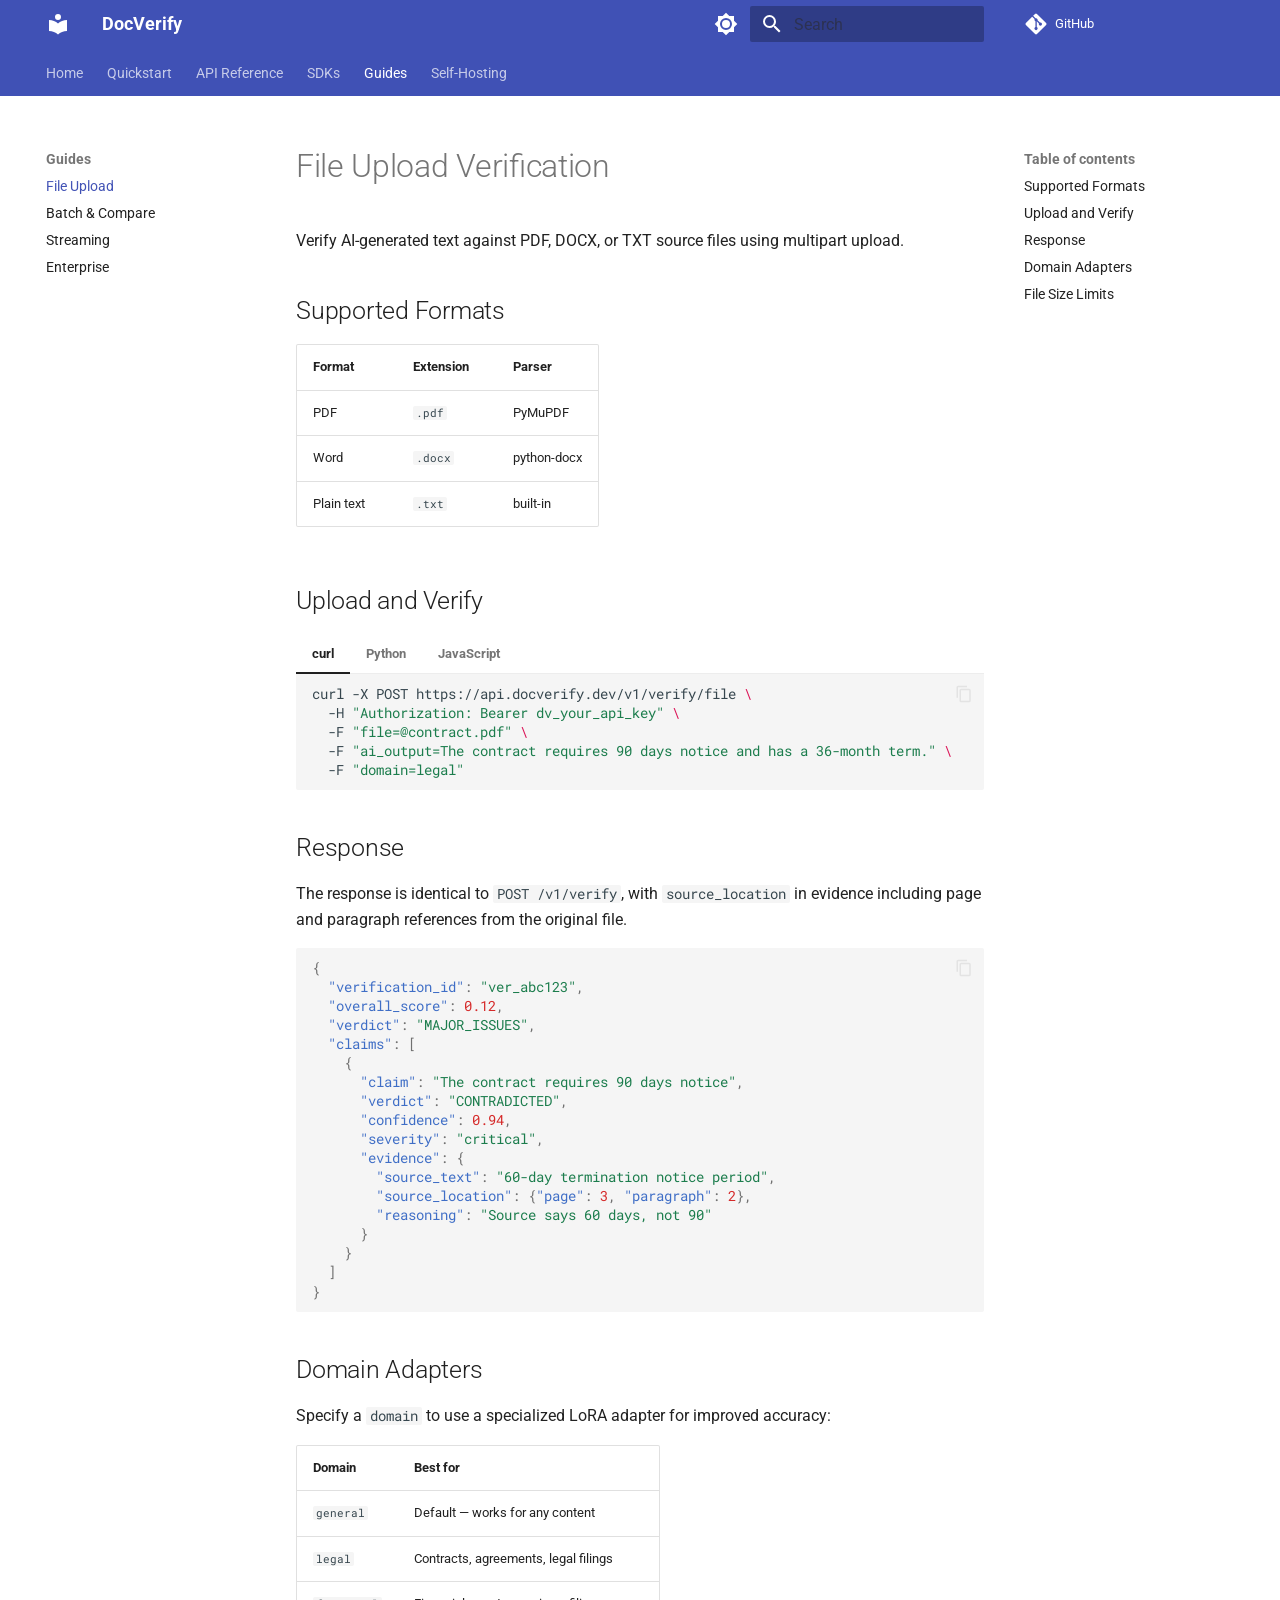
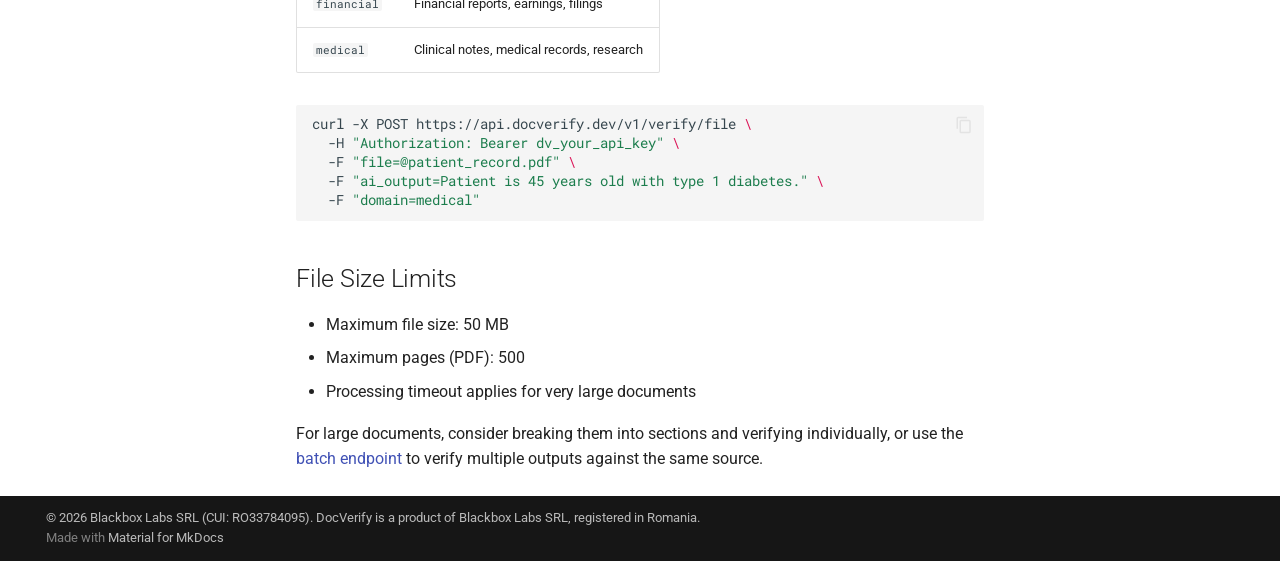
<file: guides/file-upload/index.html>
<!doctype html>
<html lang="en" class="no-js">
  <head>
    
      <meta charset="utf-8">
      <meta name="viewport" content="width=device-width,initial-scale=1">
      
        <meta name="description" content="Catch AI hallucinations before your customers do">
      
      
      
        <link rel="canonical" href="https://docs.docverify.dev/guides/file-upload/">
      
      
        <link rel="prev" href="../../sdks/javascript/">
      
      
        <link rel="next" href="../batch-verify/">
      
      
      <link rel="icon" href="../../assets/images/favicon.png">
      <meta name="generator" content="mkdocs-1.6.1, mkdocs-material-9.6.4">
    
    
      
        <title>File Upload - DocVerify</title>
      
    
    
      <link rel="stylesheet" href="../../assets/stylesheets/main.8608ea7d.min.css">
      
        
        <link rel="stylesheet" href="../../assets/stylesheets/palette.06af60db.min.css">
      
      


    
    
      
    
    
      
        
        
        <link rel="preconnect" href="https://fonts.gstatic.com" crossorigin>
        <link rel="stylesheet" href="https://fonts.googleapis.com/css?family=Roboto:300,300i,400,400i,700,700i%7CRoboto+Mono:400,400i,700,700i&display=fallback">
        <style>:root{--md-text-font:"Roboto";--md-code-font:"Roboto Mono"}</style>
      
    
    
      <link rel="stylesheet" href="../../assets/stylesheets/extra.css">
    
    <script>__md_scope=new URL("../..",location),__md_hash=e=>[...e].reduce(((e,_)=>(e<<5)-e+_.charCodeAt(0)),0),__md_get=(e,_=localStorage,t=__md_scope)=>JSON.parse(_.getItem(t.pathname+"."+e)),__md_set=(e,_,t=localStorage,a=__md_scope)=>{try{t.setItem(a.pathname+"."+e,JSON.stringify(_))}catch(e){}}</script>
    
      

    
    
    
  </head>
  
  
    
    
      
    
    
    
    
    <body dir="ltr" data-md-color-scheme="default" data-md-color-primary="indigo" data-md-color-accent="indigo">
  
    
    <input class="md-toggle" data-md-toggle="drawer" type="checkbox" id="__drawer" autocomplete="off">
    <input class="md-toggle" data-md-toggle="search" type="checkbox" id="__search" autocomplete="off">
    <label class="md-overlay" for="__drawer"></label>
    <div data-md-component="skip">
      
        
        <a href="#file-upload-verification" class="md-skip">
          Skip to content
        </a>
      
    </div>
    <div data-md-component="announce">
      
    </div>
    
    
      

<header class="md-header" data-md-component="header">
  <nav class="md-header__inner md-grid" aria-label="Header">
    <a href="../.." title="DocVerify" class="md-header__button md-logo" aria-label="DocVerify" data-md-component="logo">
      
  
  <svg xmlns="http://www.w3.org/2000/svg" viewBox="0 0 24 24"><path d="M12 8a3 3 0 0 0 3-3 3 3 0 0 0-3-3 3 3 0 0 0-3 3 3 3 0 0 0 3 3m0 3.54C9.64 9.35 6.5 8 3 8v11c3.5 0 6.64 1.35 9 3.54 2.36-2.19 5.5-3.54 9-3.54V8c-3.5 0-6.64 1.35-9 3.54"/></svg>

    </a>
    <label class="md-header__button md-icon" for="__drawer">
      
      <svg xmlns="http://www.w3.org/2000/svg" viewBox="0 0 24 24"><path d="M3 6h18v2H3zm0 5h18v2H3zm0 5h18v2H3z"/></svg>
    </label>
    <div class="md-header__title" data-md-component="header-title">
      <div class="md-header__ellipsis">
        <div class="md-header__topic">
          <span class="md-ellipsis">
            DocVerify
          </span>
        </div>
        <div class="md-header__topic" data-md-component="header-topic">
          <span class="md-ellipsis">
            
              File Upload
            
          </span>
        </div>
      </div>
    </div>
    
      
        <form class="md-header__option" data-md-component="palette">
  
    
    
    
    <input class="md-option" data-md-color-media="" data-md-color-scheme="default" data-md-color-primary="indigo" data-md-color-accent="indigo"  aria-label="Switch to dark mode"  type="radio" name="__palette" id="__palette_0">
    
      <label class="md-header__button md-icon" title="Switch to dark mode" for="__palette_1" hidden>
        <svg xmlns="http://www.w3.org/2000/svg" viewBox="0 0 24 24"><path d="M12 8a4 4 0 0 0-4 4 4 4 0 0 0 4 4 4 4 0 0 0 4-4 4 4 0 0 0-4-4m0 10a6 6 0 0 1-6-6 6 6 0 0 1 6-6 6 6 0 0 1 6 6 6 6 0 0 1-6 6m8-9.31V4h-4.69L12 .69 8.69 4H4v4.69L.69 12 4 15.31V20h4.69L12 23.31 15.31 20H20v-4.69L23.31 12z"/></svg>
      </label>
    
  
    
    
    
    <input class="md-option" data-md-color-media="" data-md-color-scheme="slate" data-md-color-primary="indigo" data-md-color-accent="indigo"  aria-label="Switch to light mode"  type="radio" name="__palette" id="__palette_1">
    
      <label class="md-header__button md-icon" title="Switch to light mode" for="__palette_0" hidden>
        <svg xmlns="http://www.w3.org/2000/svg" viewBox="0 0 24 24"><path d="M12 18c-.89 0-1.74-.2-2.5-.55C11.56 16.5 13 14.42 13 12s-1.44-4.5-3.5-5.45C10.26 6.2 11.11 6 12 6a6 6 0 0 1 6 6 6 6 0 0 1-6 6m8-9.31V4h-4.69L12 .69 8.69 4H4v4.69L.69 12 4 15.31V20h4.69L12 23.31 15.31 20H20v-4.69L23.31 12z"/></svg>
      </label>
    
  
</form>
      
    
    
      <script>var palette=__md_get("__palette");if(palette&&palette.color){if("(prefers-color-scheme)"===palette.color.media){var media=matchMedia("(prefers-color-scheme: light)"),input=document.querySelector(media.matches?"[data-md-color-media='(prefers-color-scheme: light)']":"[data-md-color-media='(prefers-color-scheme: dark)']");palette.color.media=input.getAttribute("data-md-color-media"),palette.color.scheme=input.getAttribute("data-md-color-scheme"),palette.color.primary=input.getAttribute("data-md-color-primary"),palette.color.accent=input.getAttribute("data-md-color-accent")}for(var[key,value]of Object.entries(palette.color))document.body.setAttribute("data-md-color-"+key,value)}</script>
    
    
    
      <label class="md-header__button md-icon" for="__search">
        
        <svg xmlns="http://www.w3.org/2000/svg" viewBox="0 0 24 24"><path d="M9.5 3A6.5 6.5 0 0 1 16 9.5c0 1.61-.59 3.09-1.56 4.23l.27.27h.79l5 5-1.5 1.5-5-5v-.79l-.27-.27A6.52 6.52 0 0 1 9.5 16 6.5 6.5 0 0 1 3 9.5 6.5 6.5 0 0 1 9.5 3m0 2C7 5 5 7 5 9.5S7 14 9.5 14 14 12 14 9.5 12 5 9.5 5"/></svg>
      </label>
      <div class="md-search" data-md-component="search" role="dialog">
  <label class="md-search__overlay" for="__search"></label>
  <div class="md-search__inner" role="search">
    <form class="md-search__form" name="search">
      <input type="text" class="md-search__input" name="query" aria-label="Search" placeholder="Search" autocapitalize="off" autocorrect="off" autocomplete="off" spellcheck="false" data-md-component="search-query" required>
      <label class="md-search__icon md-icon" for="__search">
        
        <svg xmlns="http://www.w3.org/2000/svg" viewBox="0 0 24 24"><path d="M9.5 3A6.5 6.5 0 0 1 16 9.5c0 1.61-.59 3.09-1.56 4.23l.27.27h.79l5 5-1.5 1.5-5-5v-.79l-.27-.27A6.52 6.52 0 0 1 9.5 16 6.5 6.5 0 0 1 3 9.5 6.5 6.5 0 0 1 9.5 3m0 2C7 5 5 7 5 9.5S7 14 9.5 14 14 12 14 9.5 12 5 9.5 5"/></svg>
        
        <svg xmlns="http://www.w3.org/2000/svg" viewBox="0 0 24 24"><path d="M20 11v2H8l5.5 5.5-1.42 1.42L4.16 12l7.92-7.92L13.5 5.5 8 11z"/></svg>
      </label>
      <nav class="md-search__options" aria-label="Search">
        
        <button type="reset" class="md-search__icon md-icon" title="Clear" aria-label="Clear" tabindex="-1">
          
          <svg xmlns="http://www.w3.org/2000/svg" viewBox="0 0 24 24"><path d="M19 6.41 17.59 5 12 10.59 6.41 5 5 6.41 10.59 12 5 17.59 6.41 19 12 13.41 17.59 19 19 17.59 13.41 12z"/></svg>
        </button>
      </nav>
      
        <div class="md-search__suggest" data-md-component="search-suggest"></div>
      
    </form>
    <div class="md-search__output">
      <div class="md-search__scrollwrap" tabindex="0" data-md-scrollfix>
        <div class="md-search-result" data-md-component="search-result">
          <div class="md-search-result__meta">
            Initializing search
          </div>
          <ol class="md-search-result__list" role="presentation"></ol>
        </div>
      </div>
    </div>
  </div>
</div>
    
    
      <div class="md-header__source">
        <a href="https://github.com/docverifyai/docs" title="Go to repository" class="md-source" data-md-component="source">
  <div class="md-source__icon md-icon">
    
    <svg xmlns="http://www.w3.org/2000/svg" viewBox="0 0 448 512"><!--! Font Awesome Free 6.7.2 by @fontawesome - https://fontawesome.com License - https://fontawesome.com/license/free (Icons: CC BY 4.0, Fonts: SIL OFL 1.1, Code: MIT License) Copyright 2024 Fonticons, Inc.--><path d="M439.55 236.05 244 40.45a28.87 28.87 0 0 0-40.81 0l-40.66 40.63 51.52 51.52c27.06-9.14 52.68 16.77 43.39 43.68l49.66 49.66c34.23-11.8 61.18 31 35.47 56.69-26.49 26.49-70.21-2.87-56-37.34L240.22 199v121.85c25.3 12.54 22.26 41.85 9.08 55a34.34 34.34 0 0 1-48.55 0c-17.57-17.6-11.07-46.91 11.25-56v-123c-20.8-8.51-24.6-30.74-18.64-45L142.57 101 8.45 235.14a28.86 28.86 0 0 0 0 40.81l195.61 195.6a28.86 28.86 0 0 0 40.8 0l194.69-194.69a28.86 28.86 0 0 0 0-40.81"/></svg>
  </div>
  <div class="md-source__repository">
    GitHub
  </div>
</a>
      </div>
    
  </nav>
  
</header>
    
    <div class="md-container" data-md-component="container">
      
      
        
          
            
<nav class="md-tabs" aria-label="Tabs" data-md-component="tabs">
  <div class="md-grid">
    <ul class="md-tabs__list">
      
        
  
  
  
    <li class="md-tabs__item">
      <a href="../.." class="md-tabs__link">
        
  
    
  
  Home

      </a>
    </li>
  

      
        
  
  
  
    <li class="md-tabs__item">
      <a href="../../quickstart/" class="md-tabs__link">
        
  
    
  
  Quickstart

      </a>
    </li>
  

      
        
  
  
  
    <li class="md-tabs__item">
      <a href="../../api-reference/" class="md-tabs__link">
        
  
    
  
  API Reference

      </a>
    </li>
  

      
        
  
  
  
    
    
      <li class="md-tabs__item">
        <a href="../../sdks/python/" class="md-tabs__link">
          
  
  SDKs

        </a>
      </li>
    
  

      
        
  
  
    
  
  
    
    
      <li class="md-tabs__item md-tabs__item--active">
        <a href="./" class="md-tabs__link">
          
  
  Guides

        </a>
      </li>
    
  

      
        
  
  
  
    
    
      <li class="md-tabs__item">
        <a href="../../self-hosting/docker/" class="md-tabs__link">
          
  
  Self-Hosting

        </a>
      </li>
    
  

      
    </ul>
  </div>
</nav>
          
        
      
      <main class="md-main" data-md-component="main">
        <div class="md-main__inner md-grid">
          
            
              
              <div class="md-sidebar md-sidebar--primary" data-md-component="sidebar" data-md-type="navigation" >
                <div class="md-sidebar__scrollwrap">
                  <div class="md-sidebar__inner">
                    


  


<nav class="md-nav md-nav--primary md-nav--lifted" aria-label="Navigation" data-md-level="0">
  <label class="md-nav__title" for="__drawer">
    <a href="../.." title="DocVerify" class="md-nav__button md-logo" aria-label="DocVerify" data-md-component="logo">
      
  
  <svg xmlns="http://www.w3.org/2000/svg" viewBox="0 0 24 24"><path d="M12 8a3 3 0 0 0 3-3 3 3 0 0 0-3-3 3 3 0 0 0-3 3 3 3 0 0 0 3 3m0 3.54C9.64 9.35 6.5 8 3 8v11c3.5 0 6.64 1.35 9 3.54 2.36-2.19 5.5-3.54 9-3.54V8c-3.5 0-6.64 1.35-9 3.54"/></svg>

    </a>
    DocVerify
  </label>
  
    <div class="md-nav__source">
      <a href="https://github.com/docverifyai/docs" title="Go to repository" class="md-source" data-md-component="source">
  <div class="md-source__icon md-icon">
    
    <svg xmlns="http://www.w3.org/2000/svg" viewBox="0 0 448 512"><!--! Font Awesome Free 6.7.2 by @fontawesome - https://fontawesome.com License - https://fontawesome.com/license/free (Icons: CC BY 4.0, Fonts: SIL OFL 1.1, Code: MIT License) Copyright 2024 Fonticons, Inc.--><path d="M439.55 236.05 244 40.45a28.87 28.87 0 0 0-40.81 0l-40.66 40.63 51.52 51.52c27.06-9.14 52.68 16.77 43.39 43.68l49.66 49.66c34.23-11.8 61.18 31 35.47 56.69-26.49 26.49-70.21-2.87-56-37.34L240.22 199v121.85c25.3 12.54 22.26 41.85 9.08 55a34.34 34.34 0 0 1-48.55 0c-17.57-17.6-11.07-46.91 11.25-56v-123c-20.8-8.51-24.6-30.74-18.64-45L142.57 101 8.45 235.14a28.86 28.86 0 0 0 0 40.81l195.61 195.6a28.86 28.86 0 0 0 40.8 0l194.69-194.69a28.86 28.86 0 0 0 0-40.81"/></svg>
  </div>
  <div class="md-source__repository">
    GitHub
  </div>
</a>
    </div>
  
  <ul class="md-nav__list" data-md-scrollfix>
    
      
      
  
  
  
  
    <li class="md-nav__item">
      <a href="../.." class="md-nav__link">
        
  
  <span class="md-ellipsis">
    Home
    
  </span>
  

      </a>
    </li>
  

    
      
      
  
  
  
  
    <li class="md-nav__item">
      <a href="../../quickstart/" class="md-nav__link">
        
  
  <span class="md-ellipsis">
    Quickstart
    
  </span>
  

      </a>
    </li>
  

    
      
      
  
  
  
  
    <li class="md-nav__item">
      <a href="../../api-reference/" class="md-nav__link">
        
  
  <span class="md-ellipsis">
    API Reference
    
  </span>
  

      </a>
    </li>
  

    
      
      
  
  
  
  
    
    
    
      
      
        
      
    
    
    <li class="md-nav__item md-nav__item--nested">
      
        
        
          
        
        <input class="md-nav__toggle md-toggle md-toggle--indeterminate" type="checkbox" id="__nav_4" >
        
          
          <label class="md-nav__link" for="__nav_4" id="__nav_4_label" tabindex="0">
            
  
  <span class="md-ellipsis">
    SDKs
    
  </span>
  

            <span class="md-nav__icon md-icon"></span>
          </label>
        
        <nav class="md-nav" data-md-level="1" aria-labelledby="__nav_4_label" aria-expanded="false">
          <label class="md-nav__title" for="__nav_4">
            <span class="md-nav__icon md-icon"></span>
            SDKs
          </label>
          <ul class="md-nav__list" data-md-scrollfix>
            
              
                
  
  
  
  
    <li class="md-nav__item">
      <a href="../../sdks/python/" class="md-nav__link">
        
  
  <span class="md-ellipsis">
    Python
    
  </span>
  

      </a>
    </li>
  

              
            
              
                
  
  
  
  
    <li class="md-nav__item">
      <a href="../../sdks/javascript/" class="md-nav__link">
        
  
  <span class="md-ellipsis">
    JavaScript
    
  </span>
  

      </a>
    </li>
  

              
            
          </ul>
        </nav>
      
    </li>
  

    
      
      
  
  
    
  
  
  
    
    
    
      
        
        
      
      
        
      
    
    
    <li class="md-nav__item md-nav__item--active md-nav__item--section md-nav__item--nested">
      
        
        
        <input class="md-nav__toggle md-toggle " type="checkbox" id="__nav_5" checked>
        
          
          <label class="md-nav__link" for="__nav_5" id="__nav_5_label" tabindex="">
            
  
  <span class="md-ellipsis">
    Guides
    
  </span>
  

            <span class="md-nav__icon md-icon"></span>
          </label>
        
        <nav class="md-nav" data-md-level="1" aria-labelledby="__nav_5_label" aria-expanded="true">
          <label class="md-nav__title" for="__nav_5">
            <span class="md-nav__icon md-icon"></span>
            Guides
          </label>
          <ul class="md-nav__list" data-md-scrollfix>
            
              
                
  
  
    
  
  
  
    <li class="md-nav__item md-nav__item--active">
      
      <input class="md-nav__toggle md-toggle" type="checkbox" id="__toc">
      
      
        
      
      
        <label class="md-nav__link md-nav__link--active" for="__toc">
          
  
  <span class="md-ellipsis">
    File Upload
    
  </span>
  

          <span class="md-nav__icon md-icon"></span>
        </label>
      
      <a href="./" class="md-nav__link md-nav__link--active">
        
  
  <span class="md-ellipsis">
    File Upload
    
  </span>
  

      </a>
      
        

<nav class="md-nav md-nav--secondary" aria-label="Table of contents">
  
  
  
    
  
  
    <label class="md-nav__title" for="__toc">
      <span class="md-nav__icon md-icon"></span>
      Table of contents
    </label>
    <ul class="md-nav__list" data-md-component="toc" data-md-scrollfix>
      
        <li class="md-nav__item">
  <a href="#supported-formats" class="md-nav__link">
    <span class="md-ellipsis">
      Supported Formats
    </span>
  </a>
  
</li>
      
        <li class="md-nav__item">
  <a href="#upload-and-verify" class="md-nav__link">
    <span class="md-ellipsis">
      Upload and Verify
    </span>
  </a>
  
</li>
      
        <li class="md-nav__item">
  <a href="#response" class="md-nav__link">
    <span class="md-ellipsis">
      Response
    </span>
  </a>
  
</li>
      
        <li class="md-nav__item">
  <a href="#domain-adapters" class="md-nav__link">
    <span class="md-ellipsis">
      Domain Adapters
    </span>
  </a>
  
</li>
      
        <li class="md-nav__item">
  <a href="#file-size-limits" class="md-nav__link">
    <span class="md-ellipsis">
      File Size Limits
    </span>
  </a>
  
</li>
      
    </ul>
  
</nav>
      
    </li>
  

              
            
              
                
  
  
  
  
    <li class="md-nav__item">
      <a href="../batch-verify/" class="md-nav__link">
        
  
  <span class="md-ellipsis">
    Batch & Compare
    
  </span>
  

      </a>
    </li>
  

              
            
              
                
  
  
  
  
    <li class="md-nav__item">
      <a href="../streaming/" class="md-nav__link">
        
  
  <span class="md-ellipsis">
    Streaming
    
  </span>
  

      </a>
    </li>
  

              
            
              
                
  
  
  
  
    <li class="md-nav__item">
      <a href="../enterprise/" class="md-nav__link">
        
  
  <span class="md-ellipsis">
    Enterprise
    
  </span>
  

      </a>
    </li>
  

              
            
          </ul>
        </nav>
      
    </li>
  

    
      
      
  
  
  
  
    
    
    
      
      
        
      
    
    
    <li class="md-nav__item md-nav__item--nested">
      
        
        
          
        
        <input class="md-nav__toggle md-toggle md-toggle--indeterminate" type="checkbox" id="__nav_6" >
        
          
          <label class="md-nav__link" for="__nav_6" id="__nav_6_label" tabindex="0">
            
  
  <span class="md-ellipsis">
    Self-Hosting
    
  </span>
  

            <span class="md-nav__icon md-icon"></span>
          </label>
        
        <nav class="md-nav" data-md-level="1" aria-labelledby="__nav_6_label" aria-expanded="false">
          <label class="md-nav__title" for="__nav_6">
            <span class="md-nav__icon md-icon"></span>
            Self-Hosting
          </label>
          <ul class="md-nav__list" data-md-scrollfix>
            
              
                
  
  
  
  
    <li class="md-nav__item">
      <a href="../../self-hosting/docker/" class="md-nav__link">
        
  
  <span class="md-ellipsis">
    Docker
    
  </span>
  

      </a>
    </li>
  

              
            
              
                
  
  
  
  
    <li class="md-nav__item">
      <a href="../../self-hosting/on-premise/" class="md-nav__link">
        
  
  <span class="md-ellipsis">
    On-Premise
    
  </span>
  

      </a>
    </li>
  

              
            
              
                
  
  
  
  
    <li class="md-nav__item">
      <a href="../../self-hosting/operations/" class="md-nav__link">
        
  
  <span class="md-ellipsis">
    Operations
    
  </span>
  

      </a>
    </li>
  

              
            
          </ul>
        </nav>
      
    </li>
  

    
  </ul>
</nav>
                  </div>
                </div>
              </div>
            
            
              
              <div class="md-sidebar md-sidebar--secondary" data-md-component="sidebar" data-md-type="toc" >
                <div class="md-sidebar__scrollwrap">
                  <div class="md-sidebar__inner">
                    

<nav class="md-nav md-nav--secondary" aria-label="Table of contents">
  
  
  
    
  
  
    <label class="md-nav__title" for="__toc">
      <span class="md-nav__icon md-icon"></span>
      Table of contents
    </label>
    <ul class="md-nav__list" data-md-component="toc" data-md-scrollfix>
      
        <li class="md-nav__item">
  <a href="#supported-formats" class="md-nav__link">
    <span class="md-ellipsis">
      Supported Formats
    </span>
  </a>
  
</li>
      
        <li class="md-nav__item">
  <a href="#upload-and-verify" class="md-nav__link">
    <span class="md-ellipsis">
      Upload and Verify
    </span>
  </a>
  
</li>
      
        <li class="md-nav__item">
  <a href="#response" class="md-nav__link">
    <span class="md-ellipsis">
      Response
    </span>
  </a>
  
</li>
      
        <li class="md-nav__item">
  <a href="#domain-adapters" class="md-nav__link">
    <span class="md-ellipsis">
      Domain Adapters
    </span>
  </a>
  
</li>
      
        <li class="md-nav__item">
  <a href="#file-size-limits" class="md-nav__link">
    <span class="md-ellipsis">
      File Size Limits
    </span>
  </a>
  
</li>
      
    </ul>
  
</nav>
                  </div>
                </div>
              </div>
            
          
          
            <div class="md-content" data-md-component="content">
              <article class="md-content__inner md-typeset">
                
                  


  
  


<h1 id="file-upload-verification">File Upload Verification</h1>
<p>Verify AI-generated text against PDF, DOCX, or TXT source files using multipart upload.</p>
<h2 id="supported-formats">Supported Formats</h2>
<table>
<thead>
<tr>
<th>Format</th>
<th>Extension</th>
<th>Parser</th>
</tr>
</thead>
<tbody>
<tr>
<td>PDF</td>
<td><code>.pdf</code></td>
<td>PyMuPDF</td>
</tr>
<tr>
<td>Word</td>
<td><code>.docx</code></td>
<td>python-docx</td>
</tr>
<tr>
<td>Plain text</td>
<td><code>.txt</code></td>
<td>built-in</td>
</tr>
</tbody>
</table>
<h2 id="upload-and-verify">Upload and Verify</h2>
<div class="tabbed-set tabbed-alternate" data-tabs="1:3"><input checked="checked" id="__tabbed_1_1" name="__tabbed_1" type="radio" /><input id="__tabbed_1_2" name="__tabbed_1" type="radio" /><input id="__tabbed_1_3" name="__tabbed_1" type="radio" /><div class="tabbed-labels"><label for="__tabbed_1_1">curl</label><label for="__tabbed_1_2">Python</label><label for="__tabbed_1_3">JavaScript</label></div>
<div class="tabbed-content">
<div class="tabbed-block">
<div class="highlight"><pre><span></span><code><a id="__codelineno-0-1" name="__codelineno-0-1" href="#__codelineno-0-1"></a>curl<span class="w"> </span>-X<span class="w"> </span>POST<span class="w"> </span>https://api.docverify.dev/v1/verify/file<span class="w"> </span><span class="se">\</span>
<a id="__codelineno-0-2" name="__codelineno-0-2" href="#__codelineno-0-2"></a><span class="w">  </span>-H<span class="w"> </span><span class="s2">&quot;Authorization: Bearer dv_your_api_key&quot;</span><span class="w"> </span><span class="se">\</span>
<a id="__codelineno-0-3" name="__codelineno-0-3" href="#__codelineno-0-3"></a><span class="w">  </span>-F<span class="w"> </span><span class="s2">&quot;file=@contract.pdf&quot;</span><span class="w"> </span><span class="se">\</span>
<a id="__codelineno-0-4" name="__codelineno-0-4" href="#__codelineno-0-4"></a><span class="w">  </span>-F<span class="w"> </span><span class="s2">&quot;ai_output=The contract requires 90 days notice and has a 36-month term.&quot;</span><span class="w"> </span><span class="se">\</span>
<a id="__codelineno-0-5" name="__codelineno-0-5" href="#__codelineno-0-5"></a><span class="w">  </span>-F<span class="w"> </span><span class="s2">&quot;domain=legal&quot;</span>
</code></pre></div>
</div>
<div class="tabbed-block">
<div class="highlight"><pre><span></span><code><a id="__codelineno-1-1" name="__codelineno-1-1" href="#__codelineno-1-1"></a><span class="kn">from</span><span class="w"> </span><span class="nn">docverify</span><span class="w"> </span><span class="kn">import</span> <span class="n">DocVerifyClient</span>
<a id="__codelineno-1-2" name="__codelineno-1-2" href="#__codelineno-1-2"></a>
<a id="__codelineno-1-3" name="__codelineno-1-3" href="#__codelineno-1-3"></a><span class="n">client</span> <span class="o">=</span> <span class="n">DocVerifyClient</span><span class="p">(</span><span class="n">api_key</span><span class="o">=</span><span class="s2">&quot;dv_your_api_key&quot;</span><span class="p">)</span>
<a id="__codelineno-1-4" name="__codelineno-1-4" href="#__codelineno-1-4"></a>
<a id="__codelineno-1-5" name="__codelineno-1-5" href="#__codelineno-1-5"></a><span class="n">result</span> <span class="o">=</span> <span class="n">client</span><span class="o">.</span><span class="n">verify_file</span><span class="p">(</span>
<a id="__codelineno-1-6" name="__codelineno-1-6" href="#__codelineno-1-6"></a>    <span class="n">file_path</span><span class="o">=</span><span class="s2">&quot;contract.pdf&quot;</span><span class="p">,</span>
<a id="__codelineno-1-7" name="__codelineno-1-7" href="#__codelineno-1-7"></a>    <span class="n">ai_output</span><span class="o">=</span><span class="s2">&quot;The contract requires 90 days notice and has a 36-month term.&quot;</span><span class="p">,</span>
<a id="__codelineno-1-8" name="__codelineno-1-8" href="#__codelineno-1-8"></a>    <span class="n">domain</span><span class="o">=</span><span class="s2">&quot;legal&quot;</span><span class="p">,</span>
<a id="__codelineno-1-9" name="__codelineno-1-9" href="#__codelineno-1-9"></a><span class="p">)</span>
<a id="__codelineno-1-10" name="__codelineno-1-10" href="#__codelineno-1-10"></a>
<a id="__codelineno-1-11" name="__codelineno-1-11" href="#__codelineno-1-11"></a><span class="nb">print</span><span class="p">(</span><span class="sa">f</span><span class="s2">&quot;Verdict: </span><span class="si">{</span><span class="n">result</span><span class="o">.</span><span class="n">verdict</span><span class="si">}</span><span class="s2">&quot;</span><span class="p">)</span>
<a id="__codelineno-1-12" name="__codelineno-1-12" href="#__codelineno-1-12"></a><span class="k">for</span> <span class="n">claim</span> <span class="ow">in</span> <span class="n">result</span><span class="o">.</span><span class="n">claims</span><span class="p">:</span>
<a id="__codelineno-1-13" name="__codelineno-1-13" href="#__codelineno-1-13"></a>    <span class="nb">print</span><span class="p">(</span><span class="sa">f</span><span class="s2">&quot;  </span><span class="si">{</span><span class="n">claim</span><span class="o">.</span><span class="n">verdict</span><span class="si">}</span><span class="s2">: </span><span class="si">{</span><span class="n">claim</span><span class="o">.</span><span class="n">claim</span><span class="si">}</span><span class="s2">&quot;</span><span class="p">)</span>
<a id="__codelineno-1-14" name="__codelineno-1-14" href="#__codelineno-1-14"></a>    <span class="k">if</span> <span class="n">claim</span><span class="o">.</span><span class="n">evidence</span><span class="p">:</span>
<a id="__codelineno-1-15" name="__codelineno-1-15" href="#__codelineno-1-15"></a>        <span class="nb">print</span><span class="p">(</span><span class="sa">f</span><span class="s2">&quot;    Page </span><span class="si">{</span><span class="n">claim</span><span class="o">.</span><span class="n">evidence</span><span class="o">.</span><span class="n">source_location</span><span class="p">[</span><span class="s1">&#39;page&#39;</span><span class="p">]</span><span class="si">}</span><span class="s2">: </span><span class="si">{</span><span class="n">claim</span><span class="o">.</span><span class="n">evidence</span><span class="o">.</span><span class="n">source_text</span><span class="si">}</span><span class="s2">&quot;</span><span class="p">)</span>
</code></pre></div>
</div>
<div class="tabbed-block">
<div class="highlight"><pre><span></span><code><a id="__codelineno-2-1" name="__codelineno-2-1" href="#__codelineno-2-1"></a><span class="k">import</span><span class="w"> </span><span class="p">{</span><span class="w"> </span><span class="nx">DocVerifyClient</span><span class="w"> </span><span class="p">}</span><span class="w"> </span><span class="kr">from</span><span class="w"> </span><span class="s2">&quot;docverify&quot;</span><span class="p">;</span>
<a id="__codelineno-2-2" name="__codelineno-2-2" href="#__codelineno-2-2"></a><span class="k">import</span><span class="w"> </span><span class="nx">fs</span><span class="w"> </span><span class="kr">from</span><span class="w"> </span><span class="s2">&quot;fs&quot;</span><span class="p">;</span>
<a id="__codelineno-2-3" name="__codelineno-2-3" href="#__codelineno-2-3"></a>
<a id="__codelineno-2-4" name="__codelineno-2-4" href="#__codelineno-2-4"></a><span class="kd">const</span><span class="w"> </span><span class="nx">client</span><span class="w"> </span><span class="o">=</span><span class="w"> </span><span class="ow">new</span><span class="w"> </span><span class="nx">DocVerifyClient</span><span class="p">({</span><span class="w"> </span><span class="nx">apiKey</span><span class="o">:</span><span class="w"> </span><span class="s2">&quot;dv_your_api_key&quot;</span><span class="w"> </span><span class="p">});</span>
<a id="__codelineno-2-5" name="__codelineno-2-5" href="#__codelineno-2-5"></a>
<a id="__codelineno-2-6" name="__codelineno-2-6" href="#__codelineno-2-6"></a><span class="kd">const</span><span class="w"> </span><span class="nx">fileBuffer</span><span class="w"> </span><span class="o">=</span><span class="w"> </span><span class="nx">fs</span><span class="p">.</span><span class="nx">readFileSync</span><span class="p">(</span><span class="s2">&quot;contract.pdf&quot;</span><span class="p">);</span>
<a id="__codelineno-2-7" name="__codelineno-2-7" href="#__codelineno-2-7"></a><span class="kd">const</span><span class="w"> </span><span class="nx">result</span><span class="w"> </span><span class="o">=</span><span class="w"> </span><span class="k">await</span><span class="w"> </span><span class="nx">client</span><span class="p">.</span><span class="nx">verifyFile</span><span class="p">(</span>
<a id="__codelineno-2-8" name="__codelineno-2-8" href="#__codelineno-2-8"></a><span class="w">  </span><span class="nx">fileBuffer</span><span class="p">,</span>
<a id="__codelineno-2-9" name="__codelineno-2-9" href="#__codelineno-2-9"></a><span class="w">  </span><span class="s2">&quot;contract.pdf&quot;</span><span class="p">,</span>
<a id="__codelineno-2-10" name="__codelineno-2-10" href="#__codelineno-2-10"></a><span class="w">  </span><span class="s2">&quot;The contract requires 90 days notice and has a 36-month term.&quot;</span><span class="p">,</span>
<a id="__codelineno-2-11" name="__codelineno-2-11" href="#__codelineno-2-11"></a><span class="w">  </span><span class="p">{</span><span class="w"> </span><span class="nx">domain</span><span class="o">:</span><span class="w"> </span><span class="s2">&quot;legal&quot;</span><span class="w"> </span><span class="p">},</span>
<a id="__codelineno-2-12" name="__codelineno-2-12" href="#__codelineno-2-12"></a><span class="p">);</span>
<a id="__codelineno-2-13" name="__codelineno-2-13" href="#__codelineno-2-13"></a>
<a id="__codelineno-2-14" name="__codelineno-2-14" href="#__codelineno-2-14"></a><span class="nx">console</span><span class="p">.</span><span class="nx">log</span><span class="p">(</span><span class="nx">result</span><span class="p">.</span><span class="nx">verdict</span><span class="p">);</span>
</code></pre></div>
</div>
</div>
</div>
<h2 id="response">Response</h2>
<p>The response is identical to <code>POST /v1/verify</code>, with <code>source_location</code> in evidence including page and paragraph references from the original file.</p>
<div class="highlight"><pre><span></span><code><a id="__codelineno-3-1" name="__codelineno-3-1" href="#__codelineno-3-1"></a><span class="p">{</span>
<a id="__codelineno-3-2" name="__codelineno-3-2" href="#__codelineno-3-2"></a><span class="w">  </span><span class="nt">&quot;verification_id&quot;</span><span class="p">:</span><span class="w"> </span><span class="s2">&quot;ver_abc123&quot;</span><span class="p">,</span>
<a id="__codelineno-3-3" name="__codelineno-3-3" href="#__codelineno-3-3"></a><span class="w">  </span><span class="nt">&quot;overall_score&quot;</span><span class="p">:</span><span class="w"> </span><span class="mf">0.12</span><span class="p">,</span>
<a id="__codelineno-3-4" name="__codelineno-3-4" href="#__codelineno-3-4"></a><span class="w">  </span><span class="nt">&quot;verdict&quot;</span><span class="p">:</span><span class="w"> </span><span class="s2">&quot;MAJOR_ISSUES&quot;</span><span class="p">,</span>
<a id="__codelineno-3-5" name="__codelineno-3-5" href="#__codelineno-3-5"></a><span class="w">  </span><span class="nt">&quot;claims&quot;</span><span class="p">:</span><span class="w"> </span><span class="p">[</span>
<a id="__codelineno-3-6" name="__codelineno-3-6" href="#__codelineno-3-6"></a><span class="w">    </span><span class="p">{</span>
<a id="__codelineno-3-7" name="__codelineno-3-7" href="#__codelineno-3-7"></a><span class="w">      </span><span class="nt">&quot;claim&quot;</span><span class="p">:</span><span class="w"> </span><span class="s2">&quot;The contract requires 90 days notice&quot;</span><span class="p">,</span>
<a id="__codelineno-3-8" name="__codelineno-3-8" href="#__codelineno-3-8"></a><span class="w">      </span><span class="nt">&quot;verdict&quot;</span><span class="p">:</span><span class="w"> </span><span class="s2">&quot;CONTRADICTED&quot;</span><span class="p">,</span>
<a id="__codelineno-3-9" name="__codelineno-3-9" href="#__codelineno-3-9"></a><span class="w">      </span><span class="nt">&quot;confidence&quot;</span><span class="p">:</span><span class="w"> </span><span class="mf">0.94</span><span class="p">,</span>
<a id="__codelineno-3-10" name="__codelineno-3-10" href="#__codelineno-3-10"></a><span class="w">      </span><span class="nt">&quot;severity&quot;</span><span class="p">:</span><span class="w"> </span><span class="s2">&quot;critical&quot;</span><span class="p">,</span>
<a id="__codelineno-3-11" name="__codelineno-3-11" href="#__codelineno-3-11"></a><span class="w">      </span><span class="nt">&quot;evidence&quot;</span><span class="p">:</span><span class="w"> </span><span class="p">{</span>
<a id="__codelineno-3-12" name="__codelineno-3-12" href="#__codelineno-3-12"></a><span class="w">        </span><span class="nt">&quot;source_text&quot;</span><span class="p">:</span><span class="w"> </span><span class="s2">&quot;60-day termination notice period&quot;</span><span class="p">,</span>
<a id="__codelineno-3-13" name="__codelineno-3-13" href="#__codelineno-3-13"></a><span class="w">        </span><span class="nt">&quot;source_location&quot;</span><span class="p">:</span><span class="w"> </span><span class="p">{</span><span class="nt">&quot;page&quot;</span><span class="p">:</span><span class="w"> </span><span class="mi">3</span><span class="p">,</span><span class="w"> </span><span class="nt">&quot;paragraph&quot;</span><span class="p">:</span><span class="w"> </span><span class="mi">2</span><span class="p">},</span>
<a id="__codelineno-3-14" name="__codelineno-3-14" href="#__codelineno-3-14"></a><span class="w">        </span><span class="nt">&quot;reasoning&quot;</span><span class="p">:</span><span class="w"> </span><span class="s2">&quot;Source says 60 days, not 90&quot;</span>
<a id="__codelineno-3-15" name="__codelineno-3-15" href="#__codelineno-3-15"></a><span class="w">      </span><span class="p">}</span>
<a id="__codelineno-3-16" name="__codelineno-3-16" href="#__codelineno-3-16"></a><span class="w">    </span><span class="p">}</span>
<a id="__codelineno-3-17" name="__codelineno-3-17" href="#__codelineno-3-17"></a><span class="w">  </span><span class="p">]</span>
<a id="__codelineno-3-18" name="__codelineno-3-18" href="#__codelineno-3-18"></a><span class="p">}</span>
</code></pre></div>
<h2 id="domain-adapters">Domain Adapters</h2>
<p>Specify a <code>domain</code> to use a specialized LoRA adapter for improved accuracy:</p>
<table>
<thead>
<tr>
<th>Domain</th>
<th>Best for</th>
</tr>
</thead>
<tbody>
<tr>
<td><code>general</code></td>
<td>Default — works for any content</td>
</tr>
<tr>
<td><code>legal</code></td>
<td>Contracts, agreements, legal filings</td>
</tr>
<tr>
<td><code>financial</code></td>
<td>Financial reports, earnings, filings</td>
</tr>
<tr>
<td><code>medical</code></td>
<td>Clinical notes, medical records, research</td>
</tr>
</tbody>
</table>
<div class="highlight"><pre><span></span><code><a id="__codelineno-4-1" name="__codelineno-4-1" href="#__codelineno-4-1"></a>curl<span class="w"> </span>-X<span class="w"> </span>POST<span class="w"> </span>https://api.docverify.dev/v1/verify/file<span class="w"> </span><span class="se">\</span>
<a id="__codelineno-4-2" name="__codelineno-4-2" href="#__codelineno-4-2"></a><span class="w">  </span>-H<span class="w"> </span><span class="s2">&quot;Authorization: Bearer dv_your_api_key&quot;</span><span class="w"> </span><span class="se">\</span>
<a id="__codelineno-4-3" name="__codelineno-4-3" href="#__codelineno-4-3"></a><span class="w">  </span>-F<span class="w"> </span><span class="s2">&quot;file=@patient_record.pdf&quot;</span><span class="w"> </span><span class="se">\</span>
<a id="__codelineno-4-4" name="__codelineno-4-4" href="#__codelineno-4-4"></a><span class="w">  </span>-F<span class="w"> </span><span class="s2">&quot;ai_output=Patient is 45 years old with type 1 diabetes.&quot;</span><span class="w"> </span><span class="se">\</span>
<a id="__codelineno-4-5" name="__codelineno-4-5" href="#__codelineno-4-5"></a><span class="w">  </span>-F<span class="w"> </span><span class="s2">&quot;domain=medical&quot;</span>
</code></pre></div>
<h2 id="file-size-limits">File Size Limits</h2>
<ul>
<li>Maximum file size: 50 MB</li>
<li>Maximum pages (PDF): 500</li>
<li>Processing timeout applies for very large documents</li>
</ul>
<p>For large documents, consider breaking them into sections and verifying individually, or use the <a href="../batch-verify/">batch endpoint</a> to verify multiple outputs against the same source.</p>












                
              </article>
            </div>
          
          
<script>var target=document.getElementById(location.hash.slice(1));target&&target.name&&(target.checked=target.name.startsWith("__tabbed_"))</script>
        </div>
        
      </main>
      
        <footer class="md-footer">
  
  <div class="md-footer-meta md-typeset">
    <div class="md-footer-meta__inner md-grid">
      <div class="md-copyright">
  
    <div class="md-copyright__highlight">
      &copy; 2026 Blackbox Labs SRL (CUI: RO33784095). DocVerify is a product of Blackbox Labs SRL, registered in Romania.
    </div>
  
  
    Made with
    <a href="https://squidfunk.github.io/mkdocs-material/" target="_blank" rel="noopener">
      Material for MkDocs
    </a>
  
</div>
      
    </div>
  </div>
</footer>
      
    </div>
    <div class="md-dialog" data-md-component="dialog">
      <div class="md-dialog__inner md-typeset"></div>
    </div>
    
    
    <script id="__config" type="application/json">{"base": "../..", "features": ["navigation.tabs", "navigation.sections", "navigation.expand", "content.code.copy", "search.suggest", "search.highlight"], "search": "../../assets/javascripts/workers/search.f8cc74c7.min.js", "translations": {"clipboard.copied": "Copied to clipboard", "clipboard.copy": "Copy to clipboard", "search.result.more.one": "1 more on this page", "search.result.more.other": "# more on this page", "search.result.none": "No matching documents", "search.result.one": "1 matching document", "search.result.other": "# matching documents", "search.result.placeholder": "Type to start searching", "search.result.term.missing": "Missing", "select.version": "Select version"}}</script>
    
    
      <script src="../../assets/javascripts/bundle.f1b6f286.min.js"></script>
      
    
  </body>
</html>
</file>
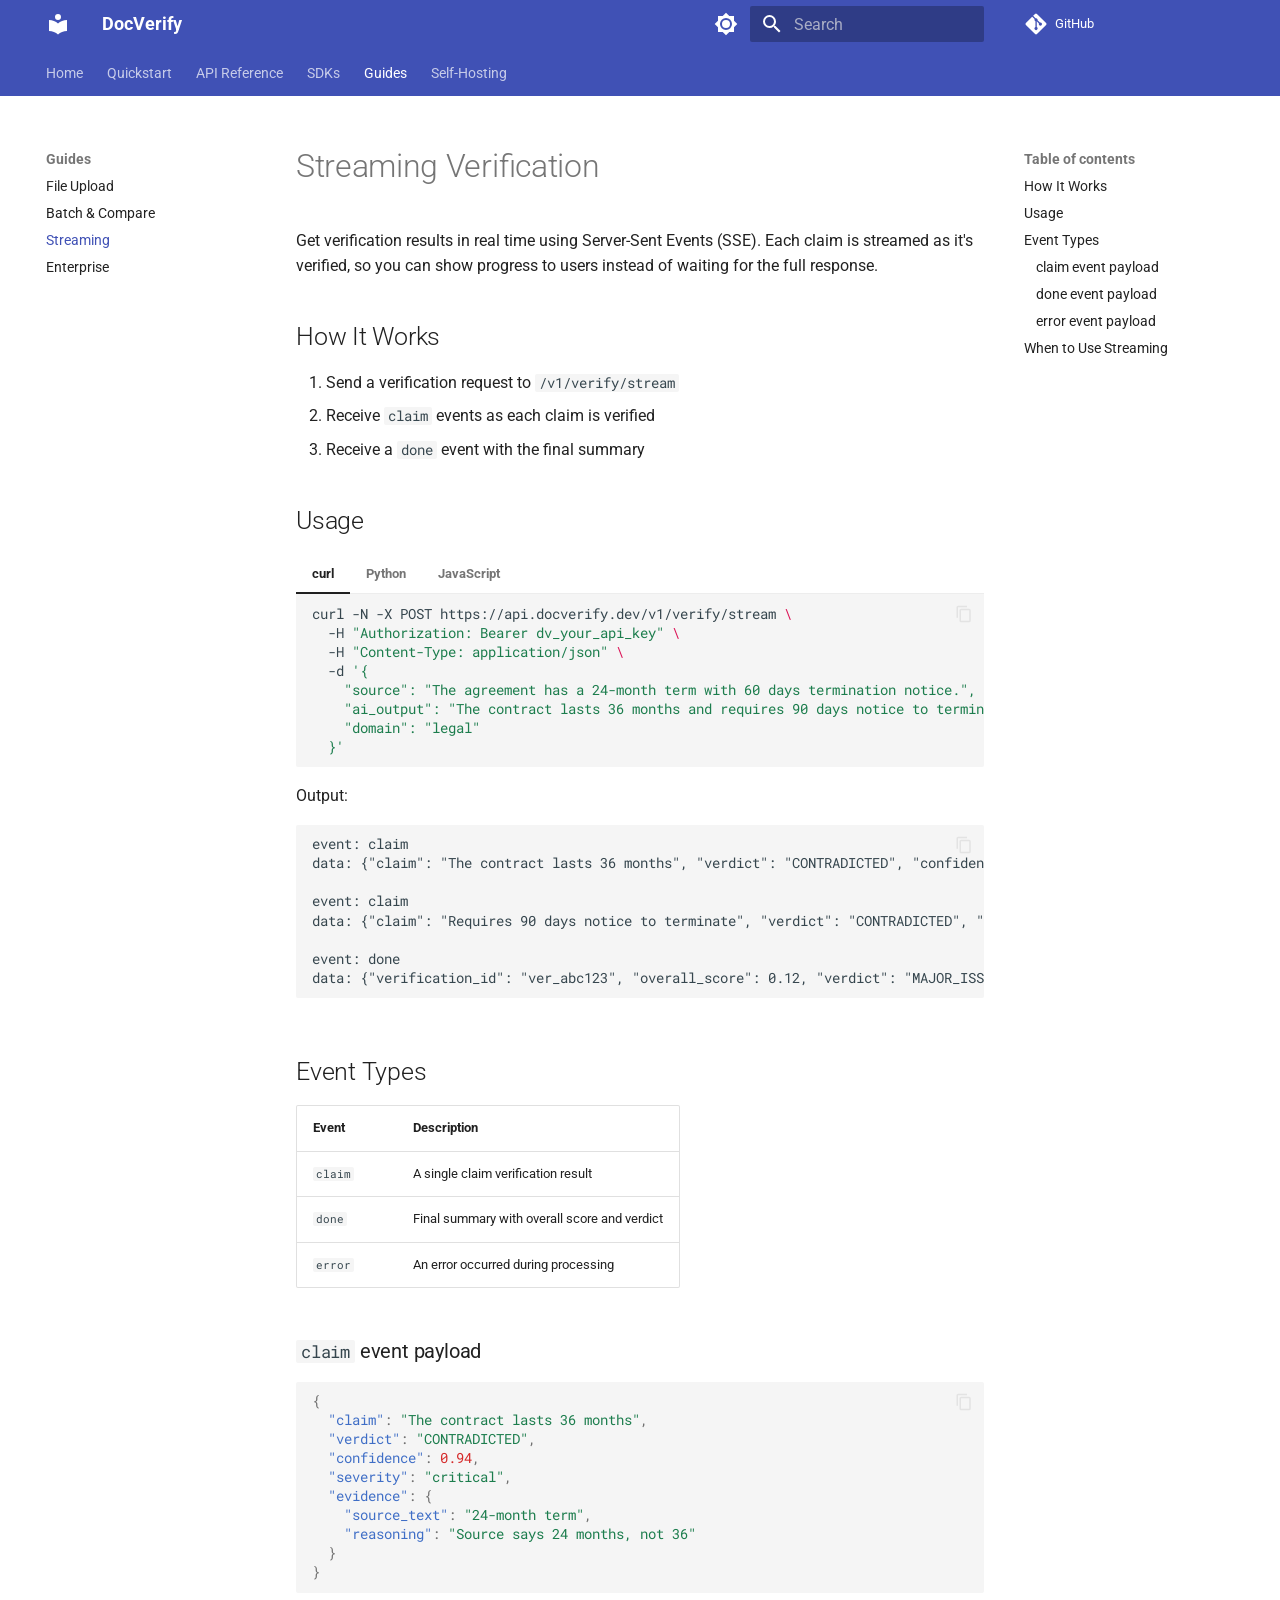
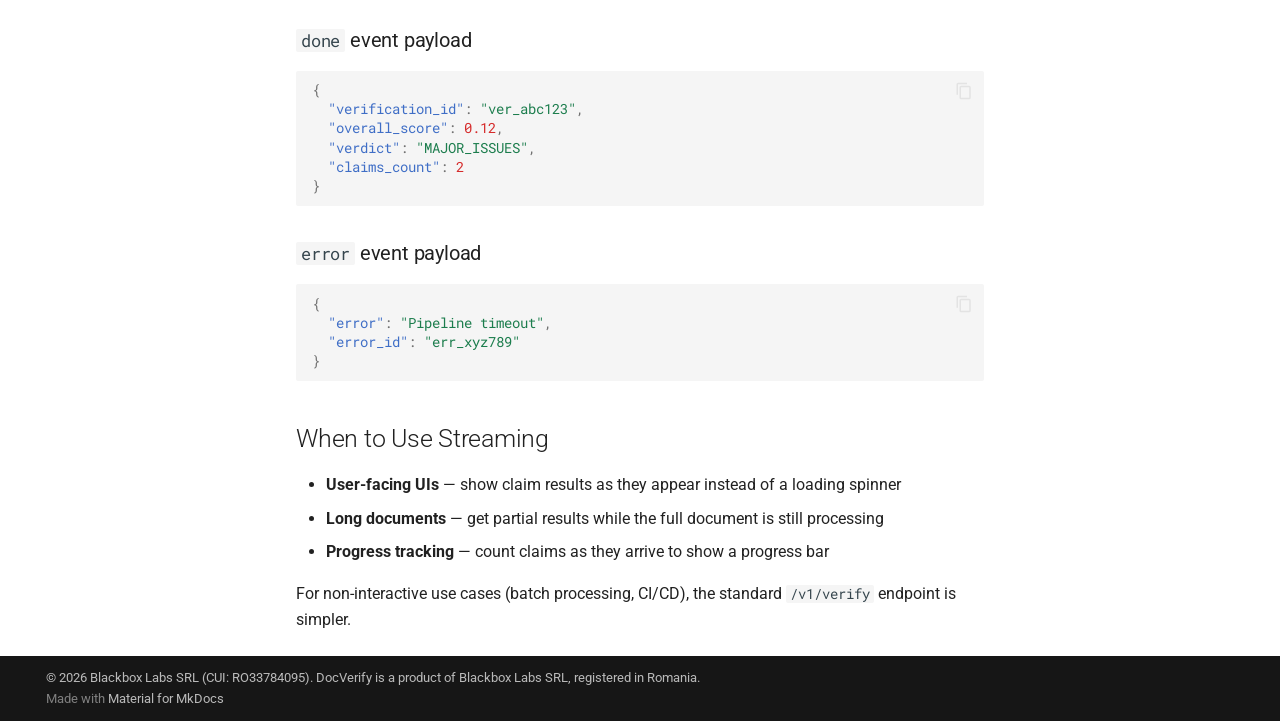
<file: guides/streaming/index.html>
<!doctype html>
<html lang="en" class="no-js">
  <head>
    
      <meta charset="utf-8">
      <meta name="viewport" content="width=device-width,initial-scale=1">
      
        <meta name="description" content="Catch AI hallucinations before your customers do">
      
      
      
        <link rel="canonical" href="https://docs.docverify.dev/guides/streaming/">
      
      
        <link rel="prev" href="../batch-verify/">
      
      
        <link rel="next" href="../enterprise/">
      
      
      <link rel="icon" href="../../assets/images/favicon.png">
      <meta name="generator" content="mkdocs-1.6.1, mkdocs-material-9.6.4">
    
    
      
        <title>Streaming - DocVerify</title>
      
    
    
      <link rel="stylesheet" href="../../assets/stylesheets/main.8608ea7d.min.css">
      
        
        <link rel="stylesheet" href="../../assets/stylesheets/palette.06af60db.min.css">
      
      


    
    
      
    
    
      
        
        
        <link rel="preconnect" href="https://fonts.gstatic.com" crossorigin>
        <link rel="stylesheet" href="https://fonts.googleapis.com/css?family=Roboto:300,300i,400,400i,700,700i%7CRoboto+Mono:400,400i,700,700i&display=fallback">
        <style>:root{--md-text-font:"Roboto";--md-code-font:"Roboto Mono"}</style>
      
    
    
      <link rel="stylesheet" href="../../assets/stylesheets/extra.css">
    
    <script>__md_scope=new URL("../..",location),__md_hash=e=>[...e].reduce(((e,_)=>(e<<5)-e+_.charCodeAt(0)),0),__md_get=(e,_=localStorage,t=__md_scope)=>JSON.parse(_.getItem(t.pathname+"."+e)),__md_set=(e,_,t=localStorage,a=__md_scope)=>{try{t.setItem(a.pathname+"."+e,JSON.stringify(_))}catch(e){}}</script>
    
      

    
    
    
  </head>
  
  
    
    
      
    
    
    
    
    <body dir="ltr" data-md-color-scheme="default" data-md-color-primary="indigo" data-md-color-accent="indigo">
  
    
    <input class="md-toggle" data-md-toggle="drawer" type="checkbox" id="__drawer" autocomplete="off">
    <input class="md-toggle" data-md-toggle="search" type="checkbox" id="__search" autocomplete="off">
    <label class="md-overlay" for="__drawer"></label>
    <div data-md-component="skip">
      
        
        <a href="#streaming-verification" class="md-skip">
          Skip to content
        </a>
      
    </div>
    <div data-md-component="announce">
      
    </div>
    
    
      

<header class="md-header" data-md-component="header">
  <nav class="md-header__inner md-grid" aria-label="Header">
    <a href="../.." title="DocVerify" class="md-header__button md-logo" aria-label="DocVerify" data-md-component="logo">
      
  
  <svg xmlns="http://www.w3.org/2000/svg" viewBox="0 0 24 24"><path d="M12 8a3 3 0 0 0 3-3 3 3 0 0 0-3-3 3 3 0 0 0-3 3 3 3 0 0 0 3 3m0 3.54C9.64 9.35 6.5 8 3 8v11c3.5 0 6.64 1.35 9 3.54 2.36-2.19 5.5-3.54 9-3.54V8c-3.5 0-6.64 1.35-9 3.54"/></svg>

    </a>
    <label class="md-header__button md-icon" for="__drawer">
      
      <svg xmlns="http://www.w3.org/2000/svg" viewBox="0 0 24 24"><path d="M3 6h18v2H3zm0 5h18v2H3zm0 5h18v2H3z"/></svg>
    </label>
    <div class="md-header__title" data-md-component="header-title">
      <div class="md-header__ellipsis">
        <div class="md-header__topic">
          <span class="md-ellipsis">
            DocVerify
          </span>
        </div>
        <div class="md-header__topic" data-md-component="header-topic">
          <span class="md-ellipsis">
            
              Streaming
            
          </span>
        </div>
      </div>
    </div>
    
      
        <form class="md-header__option" data-md-component="palette">
  
    
    
    
    <input class="md-option" data-md-color-media="" data-md-color-scheme="default" data-md-color-primary="indigo" data-md-color-accent="indigo"  aria-label="Switch to dark mode"  type="radio" name="__palette" id="__palette_0">
    
      <label class="md-header__button md-icon" title="Switch to dark mode" for="__palette_1" hidden>
        <svg xmlns="http://www.w3.org/2000/svg" viewBox="0 0 24 24"><path d="M12 8a4 4 0 0 0-4 4 4 4 0 0 0 4 4 4 4 0 0 0 4-4 4 4 0 0 0-4-4m0 10a6 6 0 0 1-6-6 6 6 0 0 1 6-6 6 6 0 0 1 6 6 6 6 0 0 1-6 6m8-9.31V4h-4.69L12 .69 8.69 4H4v4.69L.69 12 4 15.31V20h4.69L12 23.31 15.31 20H20v-4.69L23.31 12z"/></svg>
      </label>
    
  
    
    
    
    <input class="md-option" data-md-color-media="" data-md-color-scheme="slate" data-md-color-primary="indigo" data-md-color-accent="indigo"  aria-label="Switch to light mode"  type="radio" name="__palette" id="__palette_1">
    
      <label class="md-header__button md-icon" title="Switch to light mode" for="__palette_0" hidden>
        <svg xmlns="http://www.w3.org/2000/svg" viewBox="0 0 24 24"><path d="M12 18c-.89 0-1.74-.2-2.5-.55C11.56 16.5 13 14.42 13 12s-1.44-4.5-3.5-5.45C10.26 6.2 11.11 6 12 6a6 6 0 0 1 6 6 6 6 0 0 1-6 6m8-9.31V4h-4.69L12 .69 8.69 4H4v4.69L.69 12 4 15.31V20h4.69L12 23.31 15.31 20H20v-4.69L23.31 12z"/></svg>
      </label>
    
  
</form>
      
    
    
      <script>var palette=__md_get("__palette");if(palette&&palette.color){if("(prefers-color-scheme)"===palette.color.media){var media=matchMedia("(prefers-color-scheme: light)"),input=document.querySelector(media.matches?"[data-md-color-media='(prefers-color-scheme: light)']":"[data-md-color-media='(prefers-color-scheme: dark)']");palette.color.media=input.getAttribute("data-md-color-media"),palette.color.scheme=input.getAttribute("data-md-color-scheme"),palette.color.primary=input.getAttribute("data-md-color-primary"),palette.color.accent=input.getAttribute("data-md-color-accent")}for(var[key,value]of Object.entries(palette.color))document.body.setAttribute("data-md-color-"+key,value)}</script>
    
    
    
      <label class="md-header__button md-icon" for="__search">
        
        <svg xmlns="http://www.w3.org/2000/svg" viewBox="0 0 24 24"><path d="M9.5 3A6.5 6.5 0 0 1 16 9.5c0 1.61-.59 3.09-1.56 4.23l.27.27h.79l5 5-1.5 1.5-5-5v-.79l-.27-.27A6.52 6.52 0 0 1 9.5 16 6.5 6.5 0 0 1 3 9.5 6.5 6.5 0 0 1 9.5 3m0 2C7 5 5 7 5 9.5S7 14 9.5 14 14 12 14 9.5 12 5 9.5 5"/></svg>
      </label>
      <div class="md-search" data-md-component="search" role="dialog">
  <label class="md-search__overlay" for="__search"></label>
  <div class="md-search__inner" role="search">
    <form class="md-search__form" name="search">
      <input type="text" class="md-search__input" name="query" aria-label="Search" placeholder="Search" autocapitalize="off" autocorrect="off" autocomplete="off" spellcheck="false" data-md-component="search-query" required>
      <label class="md-search__icon md-icon" for="__search">
        
        <svg xmlns="http://www.w3.org/2000/svg" viewBox="0 0 24 24"><path d="M9.5 3A6.5 6.5 0 0 1 16 9.5c0 1.61-.59 3.09-1.56 4.23l.27.27h.79l5 5-1.5 1.5-5-5v-.79l-.27-.27A6.52 6.52 0 0 1 9.5 16 6.5 6.5 0 0 1 3 9.5 6.5 6.5 0 0 1 9.5 3m0 2C7 5 5 7 5 9.5S7 14 9.5 14 14 12 14 9.5 12 5 9.5 5"/></svg>
        
        <svg xmlns="http://www.w3.org/2000/svg" viewBox="0 0 24 24"><path d="M20 11v2H8l5.5 5.5-1.42 1.42L4.16 12l7.92-7.92L13.5 5.5 8 11z"/></svg>
      </label>
      <nav class="md-search__options" aria-label="Search">
        
        <button type="reset" class="md-search__icon md-icon" title="Clear" aria-label="Clear" tabindex="-1">
          
          <svg xmlns="http://www.w3.org/2000/svg" viewBox="0 0 24 24"><path d="M19 6.41 17.59 5 12 10.59 6.41 5 5 6.41 10.59 12 5 17.59 6.41 19 12 13.41 17.59 19 19 17.59 13.41 12z"/></svg>
        </button>
      </nav>
      
        <div class="md-search__suggest" data-md-component="search-suggest"></div>
      
    </form>
    <div class="md-search__output">
      <div class="md-search__scrollwrap" tabindex="0" data-md-scrollfix>
        <div class="md-search-result" data-md-component="search-result">
          <div class="md-search-result__meta">
            Initializing search
          </div>
          <ol class="md-search-result__list" role="presentation"></ol>
        </div>
      </div>
    </div>
  </div>
</div>
    
    
      <div class="md-header__source">
        <a href="https://github.com/docverifyai/docs" title="Go to repository" class="md-source" data-md-component="source">
  <div class="md-source__icon md-icon">
    
    <svg xmlns="http://www.w3.org/2000/svg" viewBox="0 0 448 512"><!--! Font Awesome Free 6.7.2 by @fontawesome - https://fontawesome.com License - https://fontawesome.com/license/free (Icons: CC BY 4.0, Fonts: SIL OFL 1.1, Code: MIT License) Copyright 2024 Fonticons, Inc.--><path d="M439.55 236.05 244 40.45a28.87 28.87 0 0 0-40.81 0l-40.66 40.63 51.52 51.52c27.06-9.14 52.68 16.77 43.39 43.68l49.66 49.66c34.23-11.8 61.18 31 35.47 56.69-26.49 26.49-70.21-2.87-56-37.34L240.22 199v121.85c25.3 12.54 22.26 41.85 9.08 55a34.34 34.34 0 0 1-48.55 0c-17.57-17.6-11.07-46.91 11.25-56v-123c-20.8-8.51-24.6-30.74-18.64-45L142.57 101 8.45 235.14a28.86 28.86 0 0 0 0 40.81l195.61 195.6a28.86 28.86 0 0 0 40.8 0l194.69-194.69a28.86 28.86 0 0 0 0-40.81"/></svg>
  </div>
  <div class="md-source__repository">
    GitHub
  </div>
</a>
      </div>
    
  </nav>
  
</header>
    
    <div class="md-container" data-md-component="container">
      
      
        
          
            
<nav class="md-tabs" aria-label="Tabs" data-md-component="tabs">
  <div class="md-grid">
    <ul class="md-tabs__list">
      
        
  
  
  
    <li class="md-tabs__item">
      <a href="../.." class="md-tabs__link">
        
  
    
  
  Home

      </a>
    </li>
  

      
        
  
  
  
    <li class="md-tabs__item">
      <a href="../../quickstart/" class="md-tabs__link">
        
  
    
  
  Quickstart

      </a>
    </li>
  

      
        
  
  
  
    <li class="md-tabs__item">
      <a href="../../api-reference/" class="md-tabs__link">
        
  
    
  
  API Reference

      </a>
    </li>
  

      
        
  
  
  
    
    
      <li class="md-tabs__item">
        <a href="../../sdks/python/" class="md-tabs__link">
          
  
  SDKs

        </a>
      </li>
    
  

      
        
  
  
    
  
  
    
    
      <li class="md-tabs__item md-tabs__item--active">
        <a href="../file-upload/" class="md-tabs__link">
          
  
  Guides

        </a>
      </li>
    
  

      
        
  
  
  
    
    
      <li class="md-tabs__item">
        <a href="../../self-hosting/docker/" class="md-tabs__link">
          
  
  Self-Hosting

        </a>
      </li>
    
  

      
    </ul>
  </div>
</nav>
          
        
      
      <main class="md-main" data-md-component="main">
        <div class="md-main__inner md-grid">
          
            
              
              <div class="md-sidebar md-sidebar--primary" data-md-component="sidebar" data-md-type="navigation" >
                <div class="md-sidebar__scrollwrap">
                  <div class="md-sidebar__inner">
                    


  


<nav class="md-nav md-nav--primary md-nav--lifted" aria-label="Navigation" data-md-level="0">
  <label class="md-nav__title" for="__drawer">
    <a href="../.." title="DocVerify" class="md-nav__button md-logo" aria-label="DocVerify" data-md-component="logo">
      
  
  <svg xmlns="http://www.w3.org/2000/svg" viewBox="0 0 24 24"><path d="M12 8a3 3 0 0 0 3-3 3 3 0 0 0-3-3 3 3 0 0 0-3 3 3 3 0 0 0 3 3m0 3.54C9.64 9.35 6.5 8 3 8v11c3.5 0 6.64 1.35 9 3.54 2.36-2.19 5.5-3.54 9-3.54V8c-3.5 0-6.64 1.35-9 3.54"/></svg>

    </a>
    DocVerify
  </label>
  
    <div class="md-nav__source">
      <a href="https://github.com/docverifyai/docs" title="Go to repository" class="md-source" data-md-component="source">
  <div class="md-source__icon md-icon">
    
    <svg xmlns="http://www.w3.org/2000/svg" viewBox="0 0 448 512"><!--! Font Awesome Free 6.7.2 by @fontawesome - https://fontawesome.com License - https://fontawesome.com/license/free (Icons: CC BY 4.0, Fonts: SIL OFL 1.1, Code: MIT License) Copyright 2024 Fonticons, Inc.--><path d="M439.55 236.05 244 40.45a28.87 28.87 0 0 0-40.81 0l-40.66 40.63 51.52 51.52c27.06-9.14 52.68 16.77 43.39 43.68l49.66 49.66c34.23-11.8 61.18 31 35.47 56.69-26.49 26.49-70.21-2.87-56-37.34L240.22 199v121.85c25.3 12.54 22.26 41.85 9.08 55a34.34 34.34 0 0 1-48.55 0c-17.57-17.6-11.07-46.91 11.25-56v-123c-20.8-8.51-24.6-30.74-18.64-45L142.57 101 8.45 235.14a28.86 28.86 0 0 0 0 40.81l195.61 195.6a28.86 28.86 0 0 0 40.8 0l194.69-194.69a28.86 28.86 0 0 0 0-40.81"/></svg>
  </div>
  <div class="md-source__repository">
    GitHub
  </div>
</a>
    </div>
  
  <ul class="md-nav__list" data-md-scrollfix>
    
      
      
  
  
  
  
    <li class="md-nav__item">
      <a href="../.." class="md-nav__link">
        
  
  <span class="md-ellipsis">
    Home
    
  </span>
  

      </a>
    </li>
  

    
      
      
  
  
  
  
    <li class="md-nav__item">
      <a href="../../quickstart/" class="md-nav__link">
        
  
  <span class="md-ellipsis">
    Quickstart
    
  </span>
  

      </a>
    </li>
  

    
      
      
  
  
  
  
    <li class="md-nav__item">
      <a href="../../api-reference/" class="md-nav__link">
        
  
  <span class="md-ellipsis">
    API Reference
    
  </span>
  

      </a>
    </li>
  

    
      
      
  
  
  
  
    
    
    
      
      
        
      
    
    
    <li class="md-nav__item md-nav__item--nested">
      
        
        
          
        
        <input class="md-nav__toggle md-toggle md-toggle--indeterminate" type="checkbox" id="__nav_4" >
        
          
          <label class="md-nav__link" for="__nav_4" id="__nav_4_label" tabindex="0">
            
  
  <span class="md-ellipsis">
    SDKs
    
  </span>
  

            <span class="md-nav__icon md-icon"></span>
          </label>
        
        <nav class="md-nav" data-md-level="1" aria-labelledby="__nav_4_label" aria-expanded="false">
          <label class="md-nav__title" for="__nav_4">
            <span class="md-nav__icon md-icon"></span>
            SDKs
          </label>
          <ul class="md-nav__list" data-md-scrollfix>
            
              
                
  
  
  
  
    <li class="md-nav__item">
      <a href="../../sdks/python/" class="md-nav__link">
        
  
  <span class="md-ellipsis">
    Python
    
  </span>
  

      </a>
    </li>
  

              
            
              
                
  
  
  
  
    <li class="md-nav__item">
      <a href="../../sdks/javascript/" class="md-nav__link">
        
  
  <span class="md-ellipsis">
    JavaScript
    
  </span>
  

      </a>
    </li>
  

              
            
          </ul>
        </nav>
      
    </li>
  

    
      
      
  
  
    
  
  
  
    
    
    
      
        
        
      
      
        
      
    
    
    <li class="md-nav__item md-nav__item--active md-nav__item--section md-nav__item--nested">
      
        
        
        <input class="md-nav__toggle md-toggle " type="checkbox" id="__nav_5" checked>
        
          
          <label class="md-nav__link" for="__nav_5" id="__nav_5_label" tabindex="">
            
  
  <span class="md-ellipsis">
    Guides
    
  </span>
  

            <span class="md-nav__icon md-icon"></span>
          </label>
        
        <nav class="md-nav" data-md-level="1" aria-labelledby="__nav_5_label" aria-expanded="true">
          <label class="md-nav__title" for="__nav_5">
            <span class="md-nav__icon md-icon"></span>
            Guides
          </label>
          <ul class="md-nav__list" data-md-scrollfix>
            
              
                
  
  
  
  
    <li class="md-nav__item">
      <a href="../file-upload/" class="md-nav__link">
        
  
  <span class="md-ellipsis">
    File Upload
    
  </span>
  

      </a>
    </li>
  

              
            
              
                
  
  
  
  
    <li class="md-nav__item">
      <a href="../batch-verify/" class="md-nav__link">
        
  
  <span class="md-ellipsis">
    Batch & Compare
    
  </span>
  

      </a>
    </li>
  

              
            
              
                
  
  
    
  
  
  
    <li class="md-nav__item md-nav__item--active">
      
      <input class="md-nav__toggle md-toggle" type="checkbox" id="__toc">
      
      
        
      
      
        <label class="md-nav__link md-nav__link--active" for="__toc">
          
  
  <span class="md-ellipsis">
    Streaming
    
  </span>
  

          <span class="md-nav__icon md-icon"></span>
        </label>
      
      <a href="./" class="md-nav__link md-nav__link--active">
        
  
  <span class="md-ellipsis">
    Streaming
    
  </span>
  

      </a>
      
        

<nav class="md-nav md-nav--secondary" aria-label="Table of contents">
  
  
  
    
  
  
    <label class="md-nav__title" for="__toc">
      <span class="md-nav__icon md-icon"></span>
      Table of contents
    </label>
    <ul class="md-nav__list" data-md-component="toc" data-md-scrollfix>
      
        <li class="md-nav__item">
  <a href="#how-it-works" class="md-nav__link">
    <span class="md-ellipsis">
      How It Works
    </span>
  </a>
  
</li>
      
        <li class="md-nav__item">
  <a href="#usage" class="md-nav__link">
    <span class="md-ellipsis">
      Usage
    </span>
  </a>
  
</li>
      
        <li class="md-nav__item">
  <a href="#event-types" class="md-nav__link">
    <span class="md-ellipsis">
      Event Types
    </span>
  </a>
  
    <nav class="md-nav" aria-label="Event Types">
      <ul class="md-nav__list">
        
          <li class="md-nav__item">
  <a href="#claim-event-payload" class="md-nav__link">
    <span class="md-ellipsis">
      claim event payload
    </span>
  </a>
  
</li>
        
          <li class="md-nav__item">
  <a href="#done-event-payload" class="md-nav__link">
    <span class="md-ellipsis">
      done event payload
    </span>
  </a>
  
</li>
        
          <li class="md-nav__item">
  <a href="#error-event-payload" class="md-nav__link">
    <span class="md-ellipsis">
      error event payload
    </span>
  </a>
  
</li>
        
      </ul>
    </nav>
  
</li>
      
        <li class="md-nav__item">
  <a href="#when-to-use-streaming" class="md-nav__link">
    <span class="md-ellipsis">
      When to Use Streaming
    </span>
  </a>
  
</li>
      
    </ul>
  
</nav>
      
    </li>
  

              
            
              
                
  
  
  
  
    <li class="md-nav__item">
      <a href="../enterprise/" class="md-nav__link">
        
  
  <span class="md-ellipsis">
    Enterprise
    
  </span>
  

      </a>
    </li>
  

              
            
          </ul>
        </nav>
      
    </li>
  

    
      
      
  
  
  
  
    
    
    
      
      
        
      
    
    
    <li class="md-nav__item md-nav__item--nested">
      
        
        
          
        
        <input class="md-nav__toggle md-toggle md-toggle--indeterminate" type="checkbox" id="__nav_6" >
        
          
          <label class="md-nav__link" for="__nav_6" id="__nav_6_label" tabindex="0">
            
  
  <span class="md-ellipsis">
    Self-Hosting
    
  </span>
  

            <span class="md-nav__icon md-icon"></span>
          </label>
        
        <nav class="md-nav" data-md-level="1" aria-labelledby="__nav_6_label" aria-expanded="false">
          <label class="md-nav__title" for="__nav_6">
            <span class="md-nav__icon md-icon"></span>
            Self-Hosting
          </label>
          <ul class="md-nav__list" data-md-scrollfix>
            
              
                
  
  
  
  
    <li class="md-nav__item">
      <a href="../../self-hosting/docker/" class="md-nav__link">
        
  
  <span class="md-ellipsis">
    Docker
    
  </span>
  

      </a>
    </li>
  

              
            
              
                
  
  
  
  
    <li class="md-nav__item">
      <a href="../../self-hosting/on-premise/" class="md-nav__link">
        
  
  <span class="md-ellipsis">
    On-Premise
    
  </span>
  

      </a>
    </li>
  

              
            
              
                
  
  
  
  
    <li class="md-nav__item">
      <a href="../../self-hosting/operations/" class="md-nav__link">
        
  
  <span class="md-ellipsis">
    Operations
    
  </span>
  

      </a>
    </li>
  

              
            
          </ul>
        </nav>
      
    </li>
  

    
  </ul>
</nav>
                  </div>
                </div>
              </div>
            
            
              
              <div class="md-sidebar md-sidebar--secondary" data-md-component="sidebar" data-md-type="toc" >
                <div class="md-sidebar__scrollwrap">
                  <div class="md-sidebar__inner">
                    

<nav class="md-nav md-nav--secondary" aria-label="Table of contents">
  
  
  
    
  
  
    <label class="md-nav__title" for="__toc">
      <span class="md-nav__icon md-icon"></span>
      Table of contents
    </label>
    <ul class="md-nav__list" data-md-component="toc" data-md-scrollfix>
      
        <li class="md-nav__item">
  <a href="#how-it-works" class="md-nav__link">
    <span class="md-ellipsis">
      How It Works
    </span>
  </a>
  
</li>
      
        <li class="md-nav__item">
  <a href="#usage" class="md-nav__link">
    <span class="md-ellipsis">
      Usage
    </span>
  </a>
  
</li>
      
        <li class="md-nav__item">
  <a href="#event-types" class="md-nav__link">
    <span class="md-ellipsis">
      Event Types
    </span>
  </a>
  
    <nav class="md-nav" aria-label="Event Types">
      <ul class="md-nav__list">
        
          <li class="md-nav__item">
  <a href="#claim-event-payload" class="md-nav__link">
    <span class="md-ellipsis">
      claim event payload
    </span>
  </a>
  
</li>
        
          <li class="md-nav__item">
  <a href="#done-event-payload" class="md-nav__link">
    <span class="md-ellipsis">
      done event payload
    </span>
  </a>
  
</li>
        
          <li class="md-nav__item">
  <a href="#error-event-payload" class="md-nav__link">
    <span class="md-ellipsis">
      error event payload
    </span>
  </a>
  
</li>
        
      </ul>
    </nav>
  
</li>
      
        <li class="md-nav__item">
  <a href="#when-to-use-streaming" class="md-nav__link">
    <span class="md-ellipsis">
      When to Use Streaming
    </span>
  </a>
  
</li>
      
    </ul>
  
</nav>
                  </div>
                </div>
              </div>
            
          
          
            <div class="md-content" data-md-component="content">
              <article class="md-content__inner md-typeset">
                
                  


  
  


<h1 id="streaming-verification">Streaming Verification</h1>
<p>Get verification results in real time using Server-Sent Events (SSE). Each claim is streamed as it's verified, so you can show progress to users instead of waiting for the full response.</p>
<h2 id="how-it-works">How It Works</h2>
<ol>
<li>Send a verification request to <code>/v1/verify/stream</code></li>
<li>Receive <code>claim</code> events as each claim is verified</li>
<li>Receive a <code>done</code> event with the final summary</li>
</ol>
<h2 id="usage">Usage</h2>
<div class="tabbed-set tabbed-alternate" data-tabs="1:3"><input checked="checked" id="__tabbed_1_1" name="__tabbed_1" type="radio" /><input id="__tabbed_1_2" name="__tabbed_1" type="radio" /><input id="__tabbed_1_3" name="__tabbed_1" type="radio" /><div class="tabbed-labels"><label for="__tabbed_1_1">curl</label><label for="__tabbed_1_2">Python</label><label for="__tabbed_1_3">JavaScript</label></div>
<div class="tabbed-content">
<div class="tabbed-block">
<div class="highlight"><pre><span></span><code><a id="__codelineno-0-1" name="__codelineno-0-1" href="#__codelineno-0-1"></a>curl<span class="w"> </span>-N<span class="w"> </span>-X<span class="w"> </span>POST<span class="w"> </span>https://api.docverify.dev/v1/verify/stream<span class="w"> </span><span class="se">\</span>
<a id="__codelineno-0-2" name="__codelineno-0-2" href="#__codelineno-0-2"></a><span class="w">  </span>-H<span class="w"> </span><span class="s2">&quot;Authorization: Bearer dv_your_api_key&quot;</span><span class="w"> </span><span class="se">\</span>
<a id="__codelineno-0-3" name="__codelineno-0-3" href="#__codelineno-0-3"></a><span class="w">  </span>-H<span class="w"> </span><span class="s2">&quot;Content-Type: application/json&quot;</span><span class="w"> </span><span class="se">\</span>
<a id="__codelineno-0-4" name="__codelineno-0-4" href="#__codelineno-0-4"></a><span class="w">  </span>-d<span class="w"> </span><span class="s1">&#39;{</span>
<a id="__codelineno-0-5" name="__codelineno-0-5" href="#__codelineno-0-5"></a><span class="s1">    &quot;source&quot;: &quot;The agreement has a 24-month term with 60 days termination notice.&quot;,</span>
<a id="__codelineno-0-6" name="__codelineno-0-6" href="#__codelineno-0-6"></a><span class="s1">    &quot;ai_output&quot;: &quot;The contract lasts 36 months and requires 90 days notice to terminate.&quot;,</span>
<a id="__codelineno-0-7" name="__codelineno-0-7" href="#__codelineno-0-7"></a><span class="s1">    &quot;domain&quot;: &quot;legal&quot;</span>
<a id="__codelineno-0-8" name="__codelineno-0-8" href="#__codelineno-0-8"></a><span class="s1">  }&#39;</span>
</code></pre></div>
<p>Output:</p>
<div class="highlight"><pre><span></span><code><a id="__codelineno-1-1" name="__codelineno-1-1" href="#__codelineno-1-1"></a>event: claim
<a id="__codelineno-1-2" name="__codelineno-1-2" href="#__codelineno-1-2"></a>data: {&quot;claim&quot;: &quot;The contract lasts 36 months&quot;, &quot;verdict&quot;: &quot;CONTRADICTED&quot;, &quot;confidence&quot;: 0.94, &quot;severity&quot;: &quot;critical&quot;, &quot;evidence&quot;: {&quot;source_text&quot;: &quot;24-month term&quot;, &quot;reasoning&quot;: &quot;Source says 24 months, not 36&quot;}}
<a id="__codelineno-1-3" name="__codelineno-1-3" href="#__codelineno-1-3"></a>
<a id="__codelineno-1-4" name="__codelineno-1-4" href="#__codelineno-1-4"></a>event: claim
<a id="__codelineno-1-5" name="__codelineno-1-5" href="#__codelineno-1-5"></a>data: {&quot;claim&quot;: &quot;Requires 90 days notice to terminate&quot;, &quot;verdict&quot;: &quot;CONTRADICTED&quot;, &quot;confidence&quot;: 0.91, &quot;severity&quot;: &quot;critical&quot;, &quot;evidence&quot;: {&quot;source_text&quot;: &quot;60 days termination notice&quot;, &quot;reasoning&quot;: &quot;Source says 60 days, not 90&quot;}}
<a id="__codelineno-1-6" name="__codelineno-1-6" href="#__codelineno-1-6"></a>
<a id="__codelineno-1-7" name="__codelineno-1-7" href="#__codelineno-1-7"></a>event: done
<a id="__codelineno-1-8" name="__codelineno-1-8" href="#__codelineno-1-8"></a>data: {&quot;verification_id&quot;: &quot;ver_abc123&quot;, &quot;overall_score&quot;: 0.12, &quot;verdict&quot;: &quot;MAJOR_ISSUES&quot;, &quot;claims_count&quot;: 2}
</code></pre></div>
</div>
<div class="tabbed-block">
<div class="highlight"><pre><span></span><code><a id="__codelineno-2-1" name="__codelineno-2-1" href="#__codelineno-2-1"></a><span class="kn">import</span><span class="w"> </span><span class="nn">httpx</span>
<a id="__codelineno-2-2" name="__codelineno-2-2" href="#__codelineno-2-2"></a>
<a id="__codelineno-2-3" name="__codelineno-2-3" href="#__codelineno-2-3"></a><span class="k">with</span> <span class="n">httpx</span><span class="o">.</span><span class="n">stream</span><span class="p">(</span>
<a id="__codelineno-2-4" name="__codelineno-2-4" href="#__codelineno-2-4"></a>    <span class="s2">&quot;POST&quot;</span><span class="p">,</span>
<a id="__codelineno-2-5" name="__codelineno-2-5" href="#__codelineno-2-5"></a>    <span class="s2">&quot;https://api.docverify.dev/v1/verify/stream&quot;</span><span class="p">,</span>
<a id="__codelineno-2-6" name="__codelineno-2-6" href="#__codelineno-2-6"></a>    <span class="n">headers</span><span class="o">=</span><span class="p">{</span><span class="s2">&quot;Authorization&quot;</span><span class="p">:</span> <span class="s2">&quot;Bearer dv_your_api_key&quot;</span><span class="p">},</span>
<a id="__codelineno-2-7" name="__codelineno-2-7" href="#__codelineno-2-7"></a>    <span class="n">json</span><span class="o">=</span><span class="p">{</span>
<a id="__codelineno-2-8" name="__codelineno-2-8" href="#__codelineno-2-8"></a>        <span class="s2">&quot;source&quot;</span><span class="p">:</span> <span class="s2">&quot;The agreement has a 24-month term with 60 days termination notice.&quot;</span><span class="p">,</span>
<a id="__codelineno-2-9" name="__codelineno-2-9" href="#__codelineno-2-9"></a>        <span class="s2">&quot;ai_output&quot;</span><span class="p">:</span> <span class="s2">&quot;The contract lasts 36 months and requires 90 days notice.&quot;</span><span class="p">,</span>
<a id="__codelineno-2-10" name="__codelineno-2-10" href="#__codelineno-2-10"></a>        <span class="s2">&quot;domain&quot;</span><span class="p">:</span> <span class="s2">&quot;legal&quot;</span><span class="p">,</span>
<a id="__codelineno-2-11" name="__codelineno-2-11" href="#__codelineno-2-11"></a>    <span class="p">},</span>
<a id="__codelineno-2-12" name="__codelineno-2-12" href="#__codelineno-2-12"></a><span class="p">)</span> <span class="k">as</span> <span class="n">response</span><span class="p">:</span>
<a id="__codelineno-2-13" name="__codelineno-2-13" href="#__codelineno-2-13"></a>    <span class="k">for</span> <span class="n">line</span> <span class="ow">in</span> <span class="n">response</span><span class="o">.</span><span class="n">iter_lines</span><span class="p">():</span>
<a id="__codelineno-2-14" name="__codelineno-2-14" href="#__codelineno-2-14"></a>        <span class="k">if</span> <span class="n">line</span><span class="o">.</span><span class="n">startswith</span><span class="p">(</span><span class="s2">&quot;data: &quot;</span><span class="p">):</span>
<a id="__codelineno-2-15" name="__codelineno-2-15" href="#__codelineno-2-15"></a>            <span class="nb">print</span><span class="p">(</span><span class="n">line</span><span class="p">[</span><span class="mi">6</span><span class="p">:])</span>
</code></pre></div>
</div>
<div class="tabbed-block">
<div class="highlight"><pre><span></span><code><a id="__codelineno-3-1" name="__codelineno-3-1" href="#__codelineno-3-1"></a><span class="kd">const</span><span class="w"> </span><span class="nx">response</span><span class="w"> </span><span class="o">=</span><span class="w"> </span><span class="k">await</span><span class="w"> </span><span class="nx">fetch</span><span class="p">(</span><span class="s2">&quot;https://api.docverify.dev/v1/verify/stream&quot;</span><span class="p">,</span><span class="w"> </span><span class="p">{</span>
<a id="__codelineno-3-2" name="__codelineno-3-2" href="#__codelineno-3-2"></a><span class="w">  </span><span class="nx">method</span><span class="o">:</span><span class="w"> </span><span class="s2">&quot;POST&quot;</span><span class="p">,</span>
<a id="__codelineno-3-3" name="__codelineno-3-3" href="#__codelineno-3-3"></a><span class="w">  </span><span class="nx">headers</span><span class="o">:</span><span class="w"> </span><span class="p">{</span>
<a id="__codelineno-3-4" name="__codelineno-3-4" href="#__codelineno-3-4"></a><span class="w">    </span><span class="s2">&quot;Authorization&quot;</span><span class="o">:</span><span class="w"> </span><span class="s2">&quot;Bearer dv_your_api_key&quot;</span><span class="p">,</span>
<a id="__codelineno-3-5" name="__codelineno-3-5" href="#__codelineno-3-5"></a><span class="w">    </span><span class="s2">&quot;Content-Type&quot;</span><span class="o">:</span><span class="w"> </span><span class="s2">&quot;application/json&quot;</span><span class="p">,</span>
<a id="__codelineno-3-6" name="__codelineno-3-6" href="#__codelineno-3-6"></a><span class="w">  </span><span class="p">},</span>
<a id="__codelineno-3-7" name="__codelineno-3-7" href="#__codelineno-3-7"></a><span class="w">  </span><span class="nx">body</span><span class="o">:</span><span class="w"> </span><span class="kt">JSON.stringify</span><span class="p">({</span>
<a id="__codelineno-3-8" name="__codelineno-3-8" href="#__codelineno-3-8"></a><span class="w">    </span><span class="nx">source</span><span class="o">:</span><span class="w"> </span><span class="s2">&quot;The agreement has a 24-month term with 60 days termination notice.&quot;</span><span class="p">,</span>
<a id="__codelineno-3-9" name="__codelineno-3-9" href="#__codelineno-3-9"></a><span class="w">    </span><span class="nx">ai_output</span><span class="o">:</span><span class="w"> </span><span class="s2">&quot;The contract lasts 36 months and requires 90 days notice.&quot;</span><span class="p">,</span>
<a id="__codelineno-3-10" name="__codelineno-3-10" href="#__codelineno-3-10"></a><span class="w">    </span><span class="nx">domain</span><span class="o">:</span><span class="w"> </span><span class="s2">&quot;legal&quot;</span><span class="p">,</span>
<a id="__codelineno-3-11" name="__codelineno-3-11" href="#__codelineno-3-11"></a><span class="w">  </span><span class="p">}),</span>
<a id="__codelineno-3-12" name="__codelineno-3-12" href="#__codelineno-3-12"></a><span class="p">});</span>
<a id="__codelineno-3-13" name="__codelineno-3-13" href="#__codelineno-3-13"></a>
<a id="__codelineno-3-14" name="__codelineno-3-14" href="#__codelineno-3-14"></a><span class="kd">const</span><span class="w"> </span><span class="nx">reader</span><span class="w"> </span><span class="o">=</span><span class="w"> </span><span class="nx">response</span><span class="p">.</span><span class="nx">body</span><span class="o">!</span><span class="p">.</span><span class="nx">getReader</span><span class="p">();</span>
<a id="__codelineno-3-15" name="__codelineno-3-15" href="#__codelineno-3-15"></a><span class="kd">const</span><span class="w"> </span><span class="nx">decoder</span><span class="w"> </span><span class="o">=</span><span class="w"> </span><span class="ow">new</span><span class="w"> </span><span class="nx">TextDecoder</span><span class="p">();</span>
<a id="__codelineno-3-16" name="__codelineno-3-16" href="#__codelineno-3-16"></a>
<a id="__codelineno-3-17" name="__codelineno-3-17" href="#__codelineno-3-17"></a><span class="k">while</span><span class="w"> </span><span class="p">(</span><span class="kc">true</span><span class="p">)</span><span class="w"> </span><span class="p">{</span>
<a id="__codelineno-3-18" name="__codelineno-3-18" href="#__codelineno-3-18"></a><span class="w">  </span><span class="kd">const</span><span class="w"> </span><span class="p">{</span><span class="w"> </span><span class="nx">done</span><span class="p">,</span><span class="w"> </span><span class="nx">value</span><span class="w"> </span><span class="p">}</span><span class="w"> </span><span class="o">=</span><span class="w"> </span><span class="k">await</span><span class="w"> </span><span class="nx">reader</span><span class="p">.</span><span class="nx">read</span><span class="p">();</span>
<a id="__codelineno-3-19" name="__codelineno-3-19" href="#__codelineno-3-19"></a><span class="w">  </span><span class="k">if</span><span class="w"> </span><span class="p">(</span><span class="nx">done</span><span class="p">)</span><span class="w"> </span><span class="k">break</span><span class="p">;</span>
<a id="__codelineno-3-20" name="__codelineno-3-20" href="#__codelineno-3-20"></a>
<a id="__codelineno-3-21" name="__codelineno-3-21" href="#__codelineno-3-21"></a><span class="w">  </span><span class="kd">const</span><span class="w"> </span><span class="nx">text</span><span class="w"> </span><span class="o">=</span><span class="w"> </span><span class="nx">decoder</span><span class="p">.</span><span class="nx">decode</span><span class="p">(</span><span class="nx">value</span><span class="p">);</span>
<a id="__codelineno-3-22" name="__codelineno-3-22" href="#__codelineno-3-22"></a><span class="w">  </span><span class="k">for</span><span class="w"> </span><span class="p">(</span><span class="kd">const</span><span class="w"> </span><span class="nx">line</span><span class="w"> </span><span class="k">of</span><span class="w"> </span><span class="nx">text</span><span class="p">.</span><span class="nx">split</span><span class="p">(</span><span class="s2">&quot;\n&quot;</span><span class="p">))</span><span class="w"> </span><span class="p">{</span>
<a id="__codelineno-3-23" name="__codelineno-3-23" href="#__codelineno-3-23"></a><span class="w">    </span><span class="k">if</span><span class="w"> </span><span class="p">(</span><span class="nx">line</span><span class="p">.</span><span class="nx">startsWith</span><span class="p">(</span><span class="s2">&quot;data: &quot;</span><span class="p">))</span><span class="w"> </span><span class="p">{</span>
<a id="__codelineno-3-24" name="__codelineno-3-24" href="#__codelineno-3-24"></a><span class="w">      </span><span class="kd">const</span><span class="w"> </span><span class="nx">data</span><span class="w"> </span><span class="o">=</span><span class="w"> </span><span class="nb">JSON</span><span class="p">.</span><span class="nx">parse</span><span class="p">(</span><span class="nx">line</span><span class="p">.</span><span class="nx">slice</span><span class="p">(</span><span class="mf">6</span><span class="p">));</span>
<a id="__codelineno-3-25" name="__codelineno-3-25" href="#__codelineno-3-25"></a><span class="w">      </span><span class="nx">console</span><span class="p">.</span><span class="nx">log</span><span class="p">(</span><span class="nx">data</span><span class="p">);</span>
<a id="__codelineno-3-26" name="__codelineno-3-26" href="#__codelineno-3-26"></a><span class="w">    </span><span class="p">}</span>
<a id="__codelineno-3-27" name="__codelineno-3-27" href="#__codelineno-3-27"></a><span class="w">  </span><span class="p">}</span>
<a id="__codelineno-3-28" name="__codelineno-3-28" href="#__codelineno-3-28"></a><span class="p">}</span>
</code></pre></div>
</div>
</div>
</div>
<h2 id="event-types">Event Types</h2>
<table>
<thead>
<tr>
<th>Event</th>
<th>Description</th>
</tr>
</thead>
<tbody>
<tr>
<td><code>claim</code></td>
<td>A single claim verification result</td>
</tr>
<tr>
<td><code>done</code></td>
<td>Final summary with overall score and verdict</td>
</tr>
<tr>
<td><code>error</code></td>
<td>An error occurred during processing</td>
</tr>
</tbody>
</table>
<h3 id="claim-event-payload"><code>claim</code> event payload</h3>
<div class="highlight"><pre><span></span><code><a id="__codelineno-4-1" name="__codelineno-4-1" href="#__codelineno-4-1"></a><span class="p">{</span>
<a id="__codelineno-4-2" name="__codelineno-4-2" href="#__codelineno-4-2"></a><span class="w">  </span><span class="nt">&quot;claim&quot;</span><span class="p">:</span><span class="w"> </span><span class="s2">&quot;The contract lasts 36 months&quot;</span><span class="p">,</span>
<a id="__codelineno-4-3" name="__codelineno-4-3" href="#__codelineno-4-3"></a><span class="w">  </span><span class="nt">&quot;verdict&quot;</span><span class="p">:</span><span class="w"> </span><span class="s2">&quot;CONTRADICTED&quot;</span><span class="p">,</span>
<a id="__codelineno-4-4" name="__codelineno-4-4" href="#__codelineno-4-4"></a><span class="w">  </span><span class="nt">&quot;confidence&quot;</span><span class="p">:</span><span class="w"> </span><span class="mf">0.94</span><span class="p">,</span>
<a id="__codelineno-4-5" name="__codelineno-4-5" href="#__codelineno-4-5"></a><span class="w">  </span><span class="nt">&quot;severity&quot;</span><span class="p">:</span><span class="w"> </span><span class="s2">&quot;critical&quot;</span><span class="p">,</span>
<a id="__codelineno-4-6" name="__codelineno-4-6" href="#__codelineno-4-6"></a><span class="w">  </span><span class="nt">&quot;evidence&quot;</span><span class="p">:</span><span class="w"> </span><span class="p">{</span>
<a id="__codelineno-4-7" name="__codelineno-4-7" href="#__codelineno-4-7"></a><span class="w">    </span><span class="nt">&quot;source_text&quot;</span><span class="p">:</span><span class="w"> </span><span class="s2">&quot;24-month term&quot;</span><span class="p">,</span>
<a id="__codelineno-4-8" name="__codelineno-4-8" href="#__codelineno-4-8"></a><span class="w">    </span><span class="nt">&quot;reasoning&quot;</span><span class="p">:</span><span class="w"> </span><span class="s2">&quot;Source says 24 months, not 36&quot;</span>
<a id="__codelineno-4-9" name="__codelineno-4-9" href="#__codelineno-4-9"></a><span class="w">  </span><span class="p">}</span>
<a id="__codelineno-4-10" name="__codelineno-4-10" href="#__codelineno-4-10"></a><span class="p">}</span>
</code></pre></div>
<h3 id="done-event-payload"><code>done</code> event payload</h3>
<div class="highlight"><pre><span></span><code><a id="__codelineno-5-1" name="__codelineno-5-1" href="#__codelineno-5-1"></a><span class="p">{</span>
<a id="__codelineno-5-2" name="__codelineno-5-2" href="#__codelineno-5-2"></a><span class="w">  </span><span class="nt">&quot;verification_id&quot;</span><span class="p">:</span><span class="w"> </span><span class="s2">&quot;ver_abc123&quot;</span><span class="p">,</span>
<a id="__codelineno-5-3" name="__codelineno-5-3" href="#__codelineno-5-3"></a><span class="w">  </span><span class="nt">&quot;overall_score&quot;</span><span class="p">:</span><span class="w"> </span><span class="mf">0.12</span><span class="p">,</span>
<a id="__codelineno-5-4" name="__codelineno-5-4" href="#__codelineno-5-4"></a><span class="w">  </span><span class="nt">&quot;verdict&quot;</span><span class="p">:</span><span class="w"> </span><span class="s2">&quot;MAJOR_ISSUES&quot;</span><span class="p">,</span>
<a id="__codelineno-5-5" name="__codelineno-5-5" href="#__codelineno-5-5"></a><span class="w">  </span><span class="nt">&quot;claims_count&quot;</span><span class="p">:</span><span class="w"> </span><span class="mi">2</span>
<a id="__codelineno-5-6" name="__codelineno-5-6" href="#__codelineno-5-6"></a><span class="p">}</span>
</code></pre></div>
<h3 id="error-event-payload"><code>error</code> event payload</h3>
<div class="highlight"><pre><span></span><code><a id="__codelineno-6-1" name="__codelineno-6-1" href="#__codelineno-6-1"></a><span class="p">{</span>
<a id="__codelineno-6-2" name="__codelineno-6-2" href="#__codelineno-6-2"></a><span class="w">  </span><span class="nt">&quot;error&quot;</span><span class="p">:</span><span class="w"> </span><span class="s2">&quot;Pipeline timeout&quot;</span><span class="p">,</span>
<a id="__codelineno-6-3" name="__codelineno-6-3" href="#__codelineno-6-3"></a><span class="w">  </span><span class="nt">&quot;error_id&quot;</span><span class="p">:</span><span class="w"> </span><span class="s2">&quot;err_xyz789&quot;</span>
<a id="__codelineno-6-4" name="__codelineno-6-4" href="#__codelineno-6-4"></a><span class="p">}</span>
</code></pre></div>
<h2 id="when-to-use-streaming">When to Use Streaming</h2>
<ul>
<li><strong>User-facing UIs</strong> — show claim results as they appear instead of a loading spinner</li>
<li><strong>Long documents</strong> — get partial results while the full document is still processing</li>
<li><strong>Progress tracking</strong> — count claims as they arrive to show a progress bar</li>
</ul>
<p>For non-interactive use cases (batch processing, CI/CD), the standard <code>/v1/verify</code> endpoint is simpler.</p>












                
              </article>
            </div>
          
          
<script>var target=document.getElementById(location.hash.slice(1));target&&target.name&&(target.checked=target.name.startsWith("__tabbed_"))</script>
        </div>
        
      </main>
      
        <footer class="md-footer">
  
  <div class="md-footer-meta md-typeset">
    <div class="md-footer-meta__inner md-grid">
      <div class="md-copyright">
  
    <div class="md-copyright__highlight">
      &copy; 2026 Blackbox Labs SRL (CUI: RO33784095). DocVerify is a product of Blackbox Labs SRL, registered in Romania.
    </div>
  
  
    Made with
    <a href="https://squidfunk.github.io/mkdocs-material/" target="_blank" rel="noopener">
      Material for MkDocs
    </a>
  
</div>
      
    </div>
  </div>
</footer>
      
    </div>
    <div class="md-dialog" data-md-component="dialog">
      <div class="md-dialog__inner md-typeset"></div>
    </div>
    
    
    <script id="__config" type="application/json">{"base": "../..", "features": ["navigation.tabs", "navigation.sections", "navigation.expand", "content.code.copy", "search.suggest", "search.highlight"], "search": "../../assets/javascripts/workers/search.f8cc74c7.min.js", "translations": {"clipboard.copied": "Copied to clipboard", "clipboard.copy": "Copy to clipboard", "search.result.more.one": "1 more on this page", "search.result.more.other": "# more on this page", "search.result.none": "No matching documents", "search.result.one": "1 matching document", "search.result.other": "# matching documents", "search.result.placeholder": "Type to start searching", "search.result.term.missing": "Missing", "select.version": "Select version"}}</script>
    
    
      <script src="../../assets/javascripts/bundle.f1b6f286.min.js"></script>
      
    
  </body>
</html>
</file>
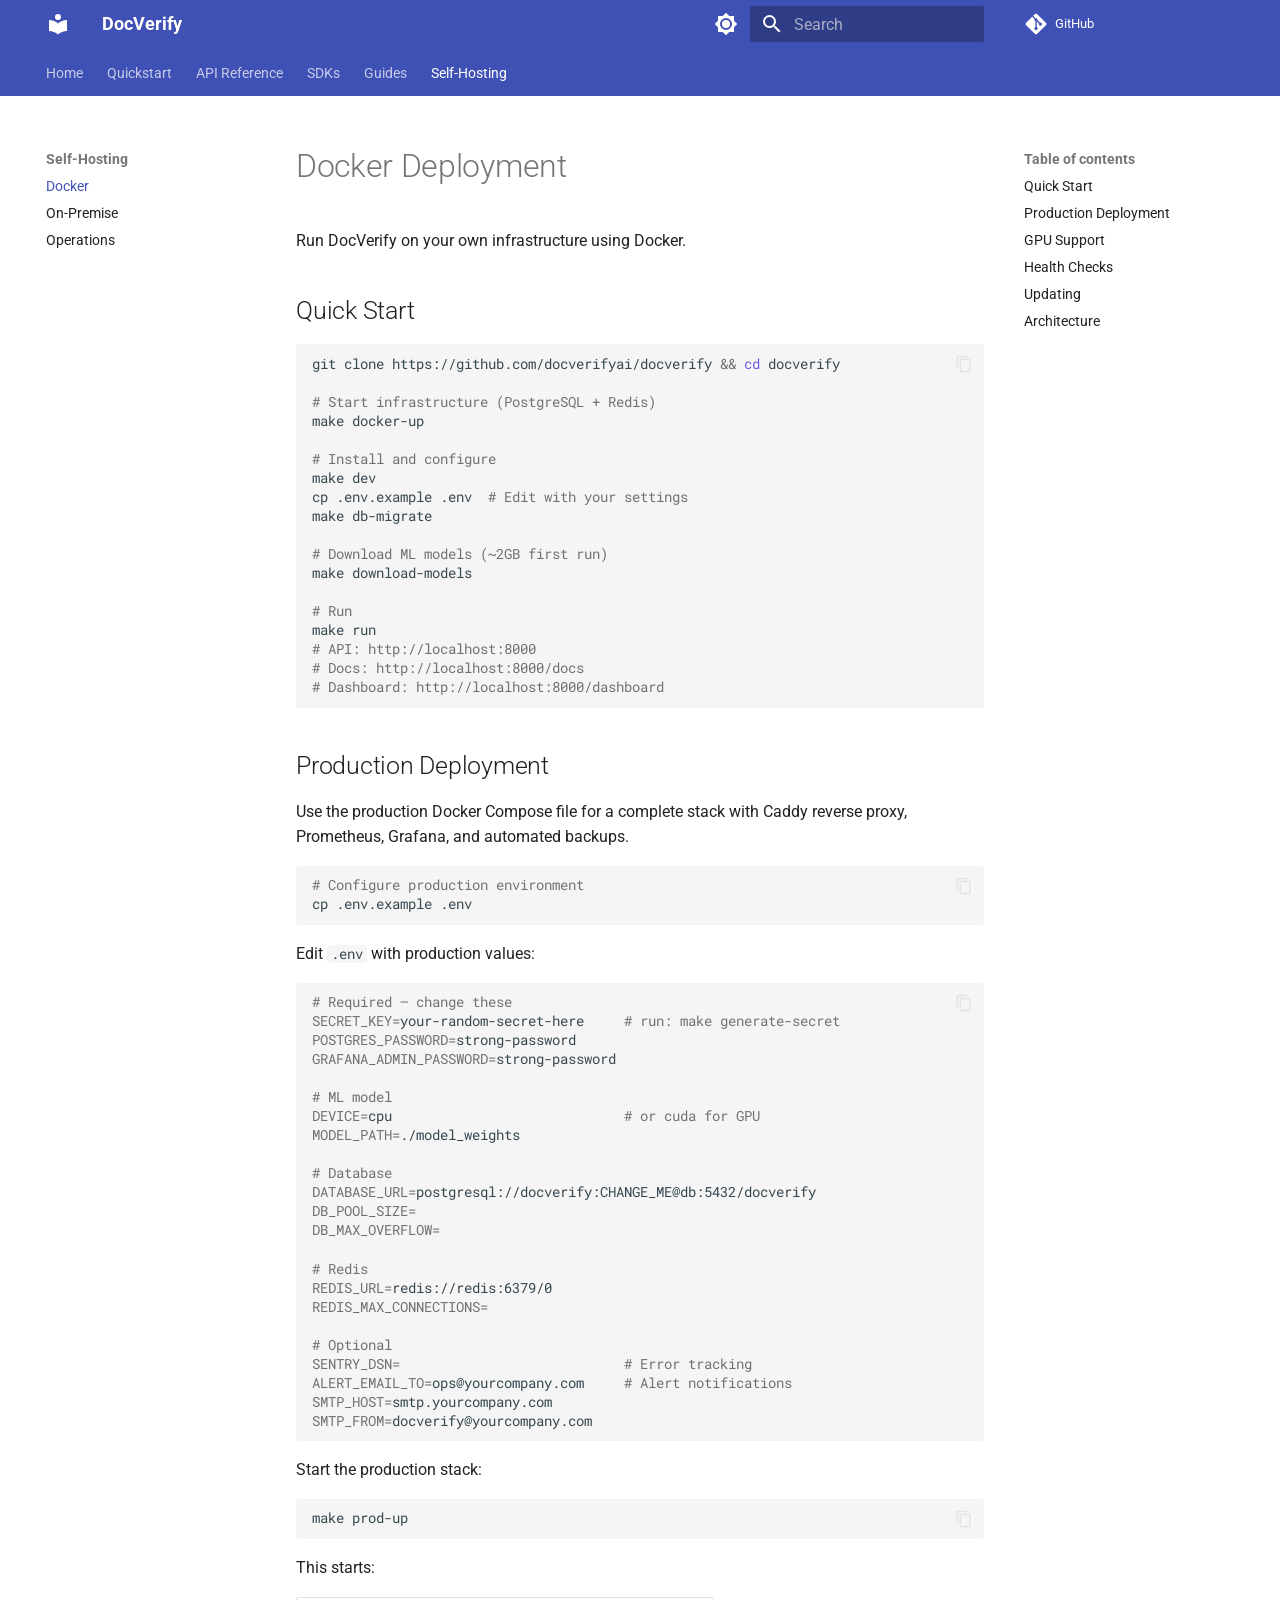
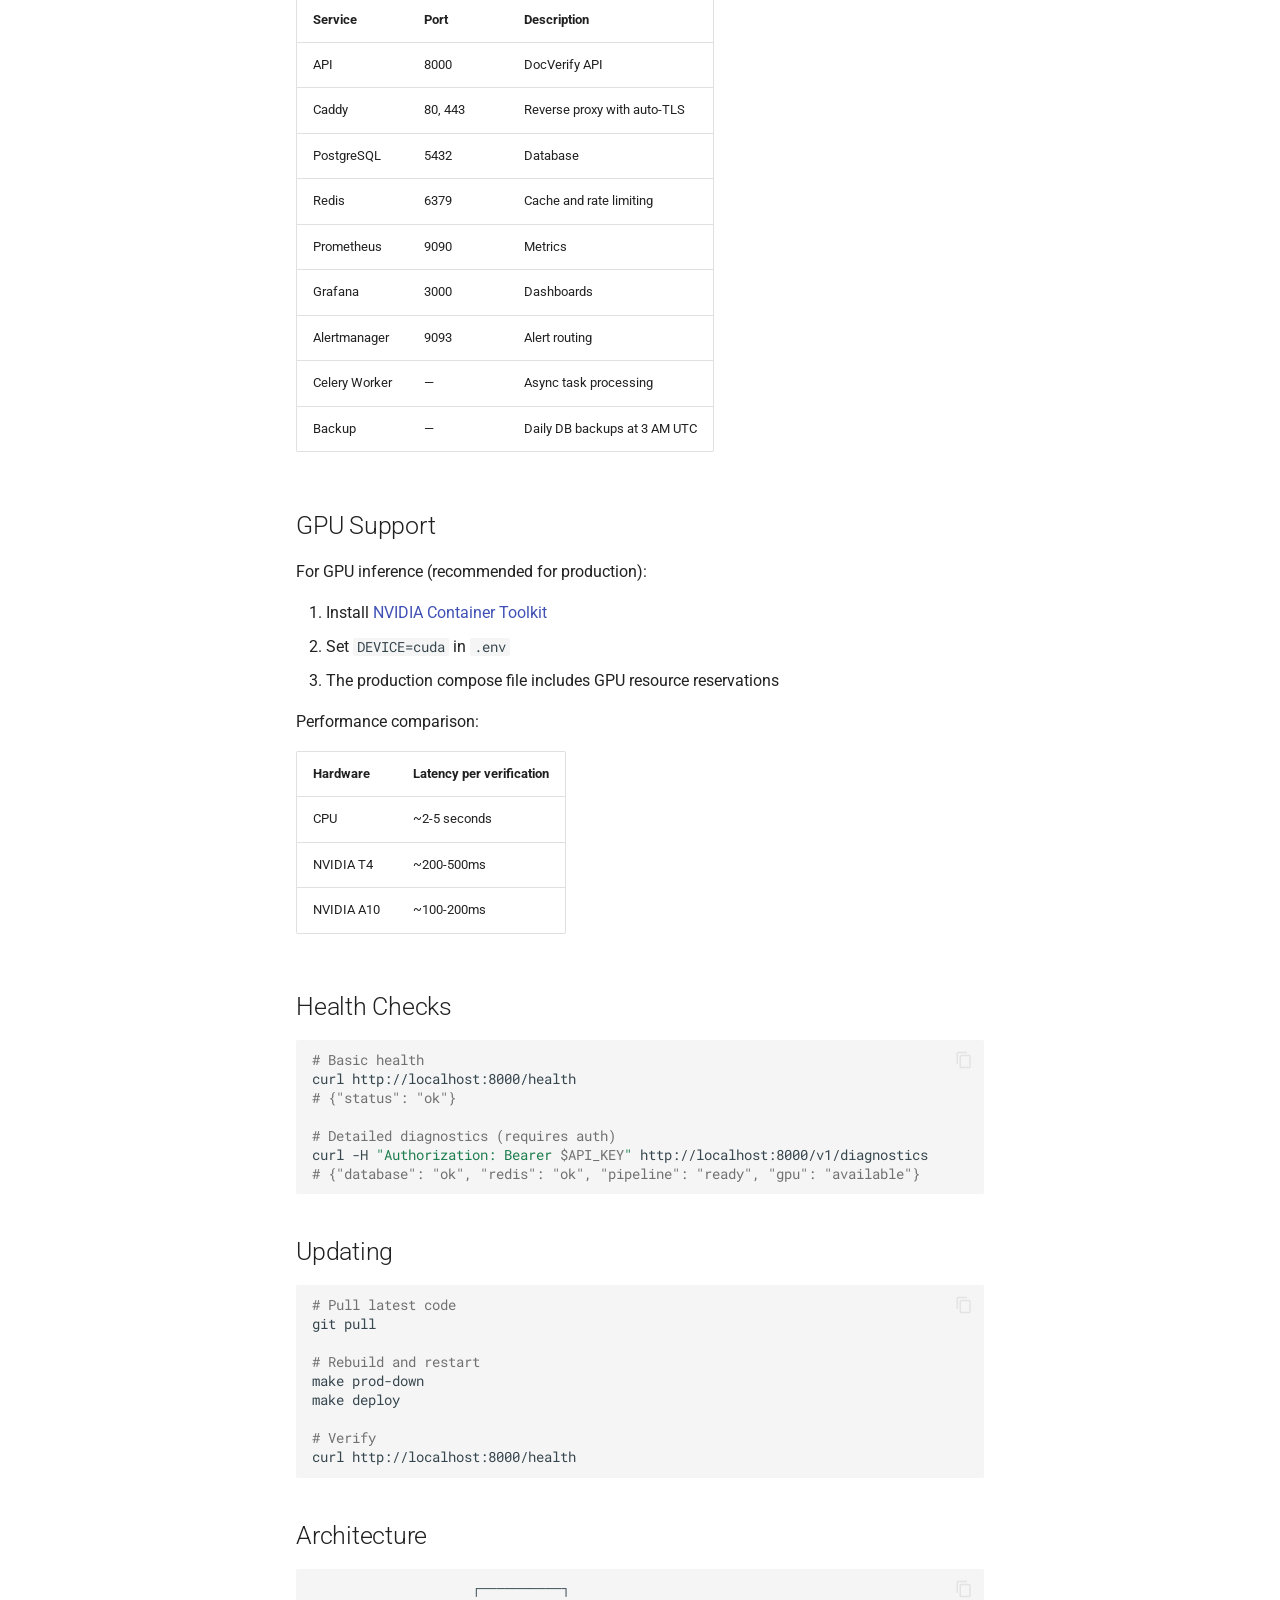
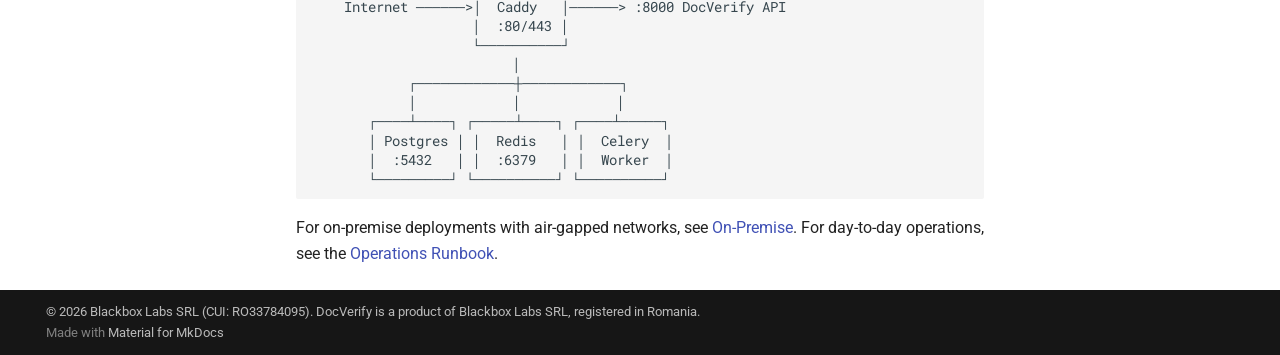
<file: self-hosting/docker/index.html>
<!doctype html>
<html lang="en" class="no-js">
  <head>
    
      <meta charset="utf-8">
      <meta name="viewport" content="width=device-width,initial-scale=1">
      
        <meta name="description" content="Catch AI hallucinations before your customers do">
      
      
      
        <link rel="canonical" href="https://docs.docverify.dev/self-hosting/docker/">
      
      
        <link rel="prev" href="../../guides/enterprise/">
      
      
        <link rel="next" href="../on-premise/">
      
      
      <link rel="icon" href="../../assets/images/favicon.png">
      <meta name="generator" content="mkdocs-1.6.1, mkdocs-material-9.6.4">
    
    
      
        <title>Docker - DocVerify</title>
      
    
    
      <link rel="stylesheet" href="../../assets/stylesheets/main.8608ea7d.min.css">
      
        
        <link rel="stylesheet" href="../../assets/stylesheets/palette.06af60db.min.css">
      
      


    
    
      
    
    
      
        
        
        <link rel="preconnect" href="https://fonts.gstatic.com" crossorigin>
        <link rel="stylesheet" href="https://fonts.googleapis.com/css?family=Roboto:300,300i,400,400i,700,700i%7CRoboto+Mono:400,400i,700,700i&display=fallback">
        <style>:root{--md-text-font:"Roboto";--md-code-font:"Roboto Mono"}</style>
      
    
    
      <link rel="stylesheet" href="../../assets/stylesheets/extra.css">
    
    <script>__md_scope=new URL("../..",location),__md_hash=e=>[...e].reduce(((e,_)=>(e<<5)-e+_.charCodeAt(0)),0),__md_get=(e,_=localStorage,t=__md_scope)=>JSON.parse(_.getItem(t.pathname+"."+e)),__md_set=(e,_,t=localStorage,a=__md_scope)=>{try{t.setItem(a.pathname+"."+e,JSON.stringify(_))}catch(e){}}</script>
    
      

    
    
    
  </head>
  
  
    
    
      
    
    
    
    
    <body dir="ltr" data-md-color-scheme="default" data-md-color-primary="indigo" data-md-color-accent="indigo">
  
    
    <input class="md-toggle" data-md-toggle="drawer" type="checkbox" id="__drawer" autocomplete="off">
    <input class="md-toggle" data-md-toggle="search" type="checkbox" id="__search" autocomplete="off">
    <label class="md-overlay" for="__drawer"></label>
    <div data-md-component="skip">
      
        
        <a href="#docker-deployment" class="md-skip">
          Skip to content
        </a>
      
    </div>
    <div data-md-component="announce">
      
    </div>
    
    
      

<header class="md-header" data-md-component="header">
  <nav class="md-header__inner md-grid" aria-label="Header">
    <a href="../.." title="DocVerify" class="md-header__button md-logo" aria-label="DocVerify" data-md-component="logo">
      
  
  <svg xmlns="http://www.w3.org/2000/svg" viewBox="0 0 24 24"><path d="M12 8a3 3 0 0 0 3-3 3 3 0 0 0-3-3 3 3 0 0 0-3 3 3 3 0 0 0 3 3m0 3.54C9.64 9.35 6.5 8 3 8v11c3.5 0 6.64 1.35 9 3.54 2.36-2.19 5.5-3.54 9-3.54V8c-3.5 0-6.64 1.35-9 3.54"/></svg>

    </a>
    <label class="md-header__button md-icon" for="__drawer">
      
      <svg xmlns="http://www.w3.org/2000/svg" viewBox="0 0 24 24"><path d="M3 6h18v2H3zm0 5h18v2H3zm0 5h18v2H3z"/></svg>
    </label>
    <div class="md-header__title" data-md-component="header-title">
      <div class="md-header__ellipsis">
        <div class="md-header__topic">
          <span class="md-ellipsis">
            DocVerify
          </span>
        </div>
        <div class="md-header__topic" data-md-component="header-topic">
          <span class="md-ellipsis">
            
              Docker
            
          </span>
        </div>
      </div>
    </div>
    
      
        <form class="md-header__option" data-md-component="palette">
  
    
    
    
    <input class="md-option" data-md-color-media="" data-md-color-scheme="default" data-md-color-primary="indigo" data-md-color-accent="indigo"  aria-label="Switch to dark mode"  type="radio" name="__palette" id="__palette_0">
    
      <label class="md-header__button md-icon" title="Switch to dark mode" for="__palette_1" hidden>
        <svg xmlns="http://www.w3.org/2000/svg" viewBox="0 0 24 24"><path d="M12 8a4 4 0 0 0-4 4 4 4 0 0 0 4 4 4 4 0 0 0 4-4 4 4 0 0 0-4-4m0 10a6 6 0 0 1-6-6 6 6 0 0 1 6-6 6 6 0 0 1 6 6 6 6 0 0 1-6 6m8-9.31V4h-4.69L12 .69 8.69 4H4v4.69L.69 12 4 15.31V20h4.69L12 23.31 15.31 20H20v-4.69L23.31 12z"/></svg>
      </label>
    
  
    
    
    
    <input class="md-option" data-md-color-media="" data-md-color-scheme="slate" data-md-color-primary="indigo" data-md-color-accent="indigo"  aria-label="Switch to light mode"  type="radio" name="__palette" id="__palette_1">
    
      <label class="md-header__button md-icon" title="Switch to light mode" for="__palette_0" hidden>
        <svg xmlns="http://www.w3.org/2000/svg" viewBox="0 0 24 24"><path d="M12 18c-.89 0-1.74-.2-2.5-.55C11.56 16.5 13 14.42 13 12s-1.44-4.5-3.5-5.45C10.26 6.2 11.11 6 12 6a6 6 0 0 1 6 6 6 6 0 0 1-6 6m8-9.31V4h-4.69L12 .69 8.69 4H4v4.69L.69 12 4 15.31V20h4.69L12 23.31 15.31 20H20v-4.69L23.31 12z"/></svg>
      </label>
    
  
</form>
      
    
    
      <script>var palette=__md_get("__palette");if(palette&&palette.color){if("(prefers-color-scheme)"===palette.color.media){var media=matchMedia("(prefers-color-scheme: light)"),input=document.querySelector(media.matches?"[data-md-color-media='(prefers-color-scheme: light)']":"[data-md-color-media='(prefers-color-scheme: dark)']");palette.color.media=input.getAttribute("data-md-color-media"),palette.color.scheme=input.getAttribute("data-md-color-scheme"),palette.color.primary=input.getAttribute("data-md-color-primary"),palette.color.accent=input.getAttribute("data-md-color-accent")}for(var[key,value]of Object.entries(palette.color))document.body.setAttribute("data-md-color-"+key,value)}</script>
    
    
    
      <label class="md-header__button md-icon" for="__search">
        
        <svg xmlns="http://www.w3.org/2000/svg" viewBox="0 0 24 24"><path d="M9.5 3A6.5 6.5 0 0 1 16 9.5c0 1.61-.59 3.09-1.56 4.23l.27.27h.79l5 5-1.5 1.5-5-5v-.79l-.27-.27A6.52 6.52 0 0 1 9.5 16 6.5 6.5 0 0 1 3 9.5 6.5 6.5 0 0 1 9.5 3m0 2C7 5 5 7 5 9.5S7 14 9.5 14 14 12 14 9.5 12 5 9.5 5"/></svg>
      </label>
      <div class="md-search" data-md-component="search" role="dialog">
  <label class="md-search__overlay" for="__search"></label>
  <div class="md-search__inner" role="search">
    <form class="md-search__form" name="search">
      <input type="text" class="md-search__input" name="query" aria-label="Search" placeholder="Search" autocapitalize="off" autocorrect="off" autocomplete="off" spellcheck="false" data-md-component="search-query" required>
      <label class="md-search__icon md-icon" for="__search">
        
        <svg xmlns="http://www.w3.org/2000/svg" viewBox="0 0 24 24"><path d="M9.5 3A6.5 6.5 0 0 1 16 9.5c0 1.61-.59 3.09-1.56 4.23l.27.27h.79l5 5-1.5 1.5-5-5v-.79l-.27-.27A6.52 6.52 0 0 1 9.5 16 6.5 6.5 0 0 1 3 9.5 6.5 6.5 0 0 1 9.5 3m0 2C7 5 5 7 5 9.5S7 14 9.5 14 14 12 14 9.5 12 5 9.5 5"/></svg>
        
        <svg xmlns="http://www.w3.org/2000/svg" viewBox="0 0 24 24"><path d="M20 11v2H8l5.5 5.5-1.42 1.42L4.16 12l7.92-7.92L13.5 5.5 8 11z"/></svg>
      </label>
      <nav class="md-search__options" aria-label="Search">
        
        <button type="reset" class="md-search__icon md-icon" title="Clear" aria-label="Clear" tabindex="-1">
          
          <svg xmlns="http://www.w3.org/2000/svg" viewBox="0 0 24 24"><path d="M19 6.41 17.59 5 12 10.59 6.41 5 5 6.41 10.59 12 5 17.59 6.41 19 12 13.41 17.59 19 19 17.59 13.41 12z"/></svg>
        </button>
      </nav>
      
        <div class="md-search__suggest" data-md-component="search-suggest"></div>
      
    </form>
    <div class="md-search__output">
      <div class="md-search__scrollwrap" tabindex="0" data-md-scrollfix>
        <div class="md-search-result" data-md-component="search-result">
          <div class="md-search-result__meta">
            Initializing search
          </div>
          <ol class="md-search-result__list" role="presentation"></ol>
        </div>
      </div>
    </div>
  </div>
</div>
    
    
      <div class="md-header__source">
        <a href="https://github.com/docverifyai/docs" title="Go to repository" class="md-source" data-md-component="source">
  <div class="md-source__icon md-icon">
    
    <svg xmlns="http://www.w3.org/2000/svg" viewBox="0 0 448 512"><!--! Font Awesome Free 6.7.2 by @fontawesome - https://fontawesome.com License - https://fontawesome.com/license/free (Icons: CC BY 4.0, Fonts: SIL OFL 1.1, Code: MIT License) Copyright 2024 Fonticons, Inc.--><path d="M439.55 236.05 244 40.45a28.87 28.87 0 0 0-40.81 0l-40.66 40.63 51.52 51.52c27.06-9.14 52.68 16.77 43.39 43.68l49.66 49.66c34.23-11.8 61.18 31 35.47 56.69-26.49 26.49-70.21-2.87-56-37.34L240.22 199v121.85c25.3 12.54 22.26 41.85 9.08 55a34.34 34.34 0 0 1-48.55 0c-17.57-17.6-11.07-46.91 11.25-56v-123c-20.8-8.51-24.6-30.74-18.64-45L142.57 101 8.45 235.14a28.86 28.86 0 0 0 0 40.81l195.61 195.6a28.86 28.86 0 0 0 40.8 0l194.69-194.69a28.86 28.86 0 0 0 0-40.81"/></svg>
  </div>
  <div class="md-source__repository">
    GitHub
  </div>
</a>
      </div>
    
  </nav>
  
</header>
    
    <div class="md-container" data-md-component="container">
      
      
        
          
            
<nav class="md-tabs" aria-label="Tabs" data-md-component="tabs">
  <div class="md-grid">
    <ul class="md-tabs__list">
      
        
  
  
  
    <li class="md-tabs__item">
      <a href="../.." class="md-tabs__link">
        
  
    
  
  Home

      </a>
    </li>
  

      
        
  
  
  
    <li class="md-tabs__item">
      <a href="../../quickstart/" class="md-tabs__link">
        
  
    
  
  Quickstart

      </a>
    </li>
  

      
        
  
  
  
    <li class="md-tabs__item">
      <a href="../../api-reference/" class="md-tabs__link">
        
  
    
  
  API Reference

      </a>
    </li>
  

      
        
  
  
  
    
    
      <li class="md-tabs__item">
        <a href="../../sdks/python/" class="md-tabs__link">
          
  
  SDKs

        </a>
      </li>
    
  

      
        
  
  
  
    
    
      <li class="md-tabs__item">
        <a href="../../guides/file-upload/" class="md-tabs__link">
          
  
  Guides

        </a>
      </li>
    
  

      
        
  
  
    
  
  
    
    
      <li class="md-tabs__item md-tabs__item--active">
        <a href="./" class="md-tabs__link">
          
  
  Self-Hosting

        </a>
      </li>
    
  

      
    </ul>
  </div>
</nav>
          
        
      
      <main class="md-main" data-md-component="main">
        <div class="md-main__inner md-grid">
          
            
              
              <div class="md-sidebar md-sidebar--primary" data-md-component="sidebar" data-md-type="navigation" >
                <div class="md-sidebar__scrollwrap">
                  <div class="md-sidebar__inner">
                    


  


<nav class="md-nav md-nav--primary md-nav--lifted" aria-label="Navigation" data-md-level="0">
  <label class="md-nav__title" for="__drawer">
    <a href="../.." title="DocVerify" class="md-nav__button md-logo" aria-label="DocVerify" data-md-component="logo">
      
  
  <svg xmlns="http://www.w3.org/2000/svg" viewBox="0 0 24 24"><path d="M12 8a3 3 0 0 0 3-3 3 3 0 0 0-3-3 3 3 0 0 0-3 3 3 3 0 0 0 3 3m0 3.54C9.64 9.35 6.5 8 3 8v11c3.5 0 6.64 1.35 9 3.54 2.36-2.19 5.5-3.54 9-3.54V8c-3.5 0-6.64 1.35-9 3.54"/></svg>

    </a>
    DocVerify
  </label>
  
    <div class="md-nav__source">
      <a href="https://github.com/docverifyai/docs" title="Go to repository" class="md-source" data-md-component="source">
  <div class="md-source__icon md-icon">
    
    <svg xmlns="http://www.w3.org/2000/svg" viewBox="0 0 448 512"><!--! Font Awesome Free 6.7.2 by @fontawesome - https://fontawesome.com License - https://fontawesome.com/license/free (Icons: CC BY 4.0, Fonts: SIL OFL 1.1, Code: MIT License) Copyright 2024 Fonticons, Inc.--><path d="M439.55 236.05 244 40.45a28.87 28.87 0 0 0-40.81 0l-40.66 40.63 51.52 51.52c27.06-9.14 52.68 16.77 43.39 43.68l49.66 49.66c34.23-11.8 61.18 31 35.47 56.69-26.49 26.49-70.21-2.87-56-37.34L240.22 199v121.85c25.3 12.54 22.26 41.85 9.08 55a34.34 34.34 0 0 1-48.55 0c-17.57-17.6-11.07-46.91 11.25-56v-123c-20.8-8.51-24.6-30.74-18.64-45L142.57 101 8.45 235.14a28.86 28.86 0 0 0 0 40.81l195.61 195.6a28.86 28.86 0 0 0 40.8 0l194.69-194.69a28.86 28.86 0 0 0 0-40.81"/></svg>
  </div>
  <div class="md-source__repository">
    GitHub
  </div>
</a>
    </div>
  
  <ul class="md-nav__list" data-md-scrollfix>
    
      
      
  
  
  
  
    <li class="md-nav__item">
      <a href="../.." class="md-nav__link">
        
  
  <span class="md-ellipsis">
    Home
    
  </span>
  

      </a>
    </li>
  

    
      
      
  
  
  
  
    <li class="md-nav__item">
      <a href="../../quickstart/" class="md-nav__link">
        
  
  <span class="md-ellipsis">
    Quickstart
    
  </span>
  

      </a>
    </li>
  

    
      
      
  
  
  
  
    <li class="md-nav__item">
      <a href="../../api-reference/" class="md-nav__link">
        
  
  <span class="md-ellipsis">
    API Reference
    
  </span>
  

      </a>
    </li>
  

    
      
      
  
  
  
  
    
    
    
      
      
        
      
    
    
    <li class="md-nav__item md-nav__item--nested">
      
        
        
          
        
        <input class="md-nav__toggle md-toggle md-toggle--indeterminate" type="checkbox" id="__nav_4" >
        
          
          <label class="md-nav__link" for="__nav_4" id="__nav_4_label" tabindex="0">
            
  
  <span class="md-ellipsis">
    SDKs
    
  </span>
  

            <span class="md-nav__icon md-icon"></span>
          </label>
        
        <nav class="md-nav" data-md-level="1" aria-labelledby="__nav_4_label" aria-expanded="false">
          <label class="md-nav__title" for="__nav_4">
            <span class="md-nav__icon md-icon"></span>
            SDKs
          </label>
          <ul class="md-nav__list" data-md-scrollfix>
            
              
                
  
  
  
  
    <li class="md-nav__item">
      <a href="../../sdks/python/" class="md-nav__link">
        
  
  <span class="md-ellipsis">
    Python
    
  </span>
  

      </a>
    </li>
  

              
            
              
                
  
  
  
  
    <li class="md-nav__item">
      <a href="../../sdks/javascript/" class="md-nav__link">
        
  
  <span class="md-ellipsis">
    JavaScript
    
  </span>
  

      </a>
    </li>
  

              
            
          </ul>
        </nav>
      
    </li>
  

    
      
      
  
  
  
  
    
    
    
      
      
        
      
    
    
    <li class="md-nav__item md-nav__item--nested">
      
        
        
          
        
        <input class="md-nav__toggle md-toggle md-toggle--indeterminate" type="checkbox" id="__nav_5" >
        
          
          <label class="md-nav__link" for="__nav_5" id="__nav_5_label" tabindex="0">
            
  
  <span class="md-ellipsis">
    Guides
    
  </span>
  

            <span class="md-nav__icon md-icon"></span>
          </label>
        
        <nav class="md-nav" data-md-level="1" aria-labelledby="__nav_5_label" aria-expanded="false">
          <label class="md-nav__title" for="__nav_5">
            <span class="md-nav__icon md-icon"></span>
            Guides
          </label>
          <ul class="md-nav__list" data-md-scrollfix>
            
              
                
  
  
  
  
    <li class="md-nav__item">
      <a href="../../guides/file-upload/" class="md-nav__link">
        
  
  <span class="md-ellipsis">
    File Upload
    
  </span>
  

      </a>
    </li>
  

              
            
              
                
  
  
  
  
    <li class="md-nav__item">
      <a href="../../guides/batch-verify/" class="md-nav__link">
        
  
  <span class="md-ellipsis">
    Batch & Compare
    
  </span>
  

      </a>
    </li>
  

              
            
              
                
  
  
  
  
    <li class="md-nav__item">
      <a href="../../guides/streaming/" class="md-nav__link">
        
  
  <span class="md-ellipsis">
    Streaming
    
  </span>
  

      </a>
    </li>
  

              
            
              
                
  
  
  
  
    <li class="md-nav__item">
      <a href="../../guides/enterprise/" class="md-nav__link">
        
  
  <span class="md-ellipsis">
    Enterprise
    
  </span>
  

      </a>
    </li>
  

              
            
          </ul>
        </nav>
      
    </li>
  

    
      
      
  
  
    
  
  
  
    
    
    
      
        
        
      
      
        
      
    
    
    <li class="md-nav__item md-nav__item--active md-nav__item--section md-nav__item--nested">
      
        
        
        <input class="md-nav__toggle md-toggle " type="checkbox" id="__nav_6" checked>
        
          
          <label class="md-nav__link" for="__nav_6" id="__nav_6_label" tabindex="">
            
  
  <span class="md-ellipsis">
    Self-Hosting
    
  </span>
  

            <span class="md-nav__icon md-icon"></span>
          </label>
        
        <nav class="md-nav" data-md-level="1" aria-labelledby="__nav_6_label" aria-expanded="true">
          <label class="md-nav__title" for="__nav_6">
            <span class="md-nav__icon md-icon"></span>
            Self-Hosting
          </label>
          <ul class="md-nav__list" data-md-scrollfix>
            
              
                
  
  
    
  
  
  
    <li class="md-nav__item md-nav__item--active">
      
      <input class="md-nav__toggle md-toggle" type="checkbox" id="__toc">
      
      
        
      
      
        <label class="md-nav__link md-nav__link--active" for="__toc">
          
  
  <span class="md-ellipsis">
    Docker
    
  </span>
  

          <span class="md-nav__icon md-icon"></span>
        </label>
      
      <a href="./" class="md-nav__link md-nav__link--active">
        
  
  <span class="md-ellipsis">
    Docker
    
  </span>
  

      </a>
      
        

<nav class="md-nav md-nav--secondary" aria-label="Table of contents">
  
  
  
    
  
  
    <label class="md-nav__title" for="__toc">
      <span class="md-nav__icon md-icon"></span>
      Table of contents
    </label>
    <ul class="md-nav__list" data-md-component="toc" data-md-scrollfix>
      
        <li class="md-nav__item">
  <a href="#quick-start" class="md-nav__link">
    <span class="md-ellipsis">
      Quick Start
    </span>
  </a>
  
</li>
      
        <li class="md-nav__item">
  <a href="#production-deployment" class="md-nav__link">
    <span class="md-ellipsis">
      Production Deployment
    </span>
  </a>
  
</li>
      
        <li class="md-nav__item">
  <a href="#gpu-support" class="md-nav__link">
    <span class="md-ellipsis">
      GPU Support
    </span>
  </a>
  
</li>
      
        <li class="md-nav__item">
  <a href="#health-checks" class="md-nav__link">
    <span class="md-ellipsis">
      Health Checks
    </span>
  </a>
  
</li>
      
        <li class="md-nav__item">
  <a href="#updating" class="md-nav__link">
    <span class="md-ellipsis">
      Updating
    </span>
  </a>
  
</li>
      
        <li class="md-nav__item">
  <a href="#architecture" class="md-nav__link">
    <span class="md-ellipsis">
      Architecture
    </span>
  </a>
  
</li>
      
    </ul>
  
</nav>
      
    </li>
  

              
            
              
                
  
  
  
  
    <li class="md-nav__item">
      <a href="../on-premise/" class="md-nav__link">
        
  
  <span class="md-ellipsis">
    On-Premise
    
  </span>
  

      </a>
    </li>
  

              
            
              
                
  
  
  
  
    <li class="md-nav__item">
      <a href="../operations/" class="md-nav__link">
        
  
  <span class="md-ellipsis">
    Operations
    
  </span>
  

      </a>
    </li>
  

              
            
          </ul>
        </nav>
      
    </li>
  

    
  </ul>
</nav>
                  </div>
                </div>
              </div>
            
            
              
              <div class="md-sidebar md-sidebar--secondary" data-md-component="sidebar" data-md-type="toc" >
                <div class="md-sidebar__scrollwrap">
                  <div class="md-sidebar__inner">
                    

<nav class="md-nav md-nav--secondary" aria-label="Table of contents">
  
  
  
    
  
  
    <label class="md-nav__title" for="__toc">
      <span class="md-nav__icon md-icon"></span>
      Table of contents
    </label>
    <ul class="md-nav__list" data-md-component="toc" data-md-scrollfix>
      
        <li class="md-nav__item">
  <a href="#quick-start" class="md-nav__link">
    <span class="md-ellipsis">
      Quick Start
    </span>
  </a>
  
</li>
      
        <li class="md-nav__item">
  <a href="#production-deployment" class="md-nav__link">
    <span class="md-ellipsis">
      Production Deployment
    </span>
  </a>
  
</li>
      
        <li class="md-nav__item">
  <a href="#gpu-support" class="md-nav__link">
    <span class="md-ellipsis">
      GPU Support
    </span>
  </a>
  
</li>
      
        <li class="md-nav__item">
  <a href="#health-checks" class="md-nav__link">
    <span class="md-ellipsis">
      Health Checks
    </span>
  </a>
  
</li>
      
        <li class="md-nav__item">
  <a href="#updating" class="md-nav__link">
    <span class="md-ellipsis">
      Updating
    </span>
  </a>
  
</li>
      
        <li class="md-nav__item">
  <a href="#architecture" class="md-nav__link">
    <span class="md-ellipsis">
      Architecture
    </span>
  </a>
  
</li>
      
    </ul>
  
</nav>
                  </div>
                </div>
              </div>
            
          
          
            <div class="md-content" data-md-component="content">
              <article class="md-content__inner md-typeset">
                
                  


  
  


<h1 id="docker-deployment">Docker Deployment</h1>
<p>Run DocVerify on your own infrastructure using Docker.</p>
<h2 id="quick-start">Quick Start</h2>
<div class="highlight"><pre><span></span><code><a id="__codelineno-0-1" name="__codelineno-0-1" href="#__codelineno-0-1"></a>git<span class="w"> </span>clone<span class="w"> </span>https://github.com/docverifyai/docverify<span class="w"> </span><span class="o">&amp;&amp;</span><span class="w"> </span><span class="nb">cd</span><span class="w"> </span>docverify
<a id="__codelineno-0-2" name="__codelineno-0-2" href="#__codelineno-0-2"></a>
<a id="__codelineno-0-3" name="__codelineno-0-3" href="#__codelineno-0-3"></a><span class="c1"># Start infrastructure (PostgreSQL + Redis)</span>
<a id="__codelineno-0-4" name="__codelineno-0-4" href="#__codelineno-0-4"></a>make<span class="w"> </span>docker-up
<a id="__codelineno-0-5" name="__codelineno-0-5" href="#__codelineno-0-5"></a>
<a id="__codelineno-0-6" name="__codelineno-0-6" href="#__codelineno-0-6"></a><span class="c1"># Install and configure</span>
<a id="__codelineno-0-7" name="__codelineno-0-7" href="#__codelineno-0-7"></a>make<span class="w"> </span>dev
<a id="__codelineno-0-8" name="__codelineno-0-8" href="#__codelineno-0-8"></a>cp<span class="w"> </span>.env.example<span class="w"> </span>.env<span class="w">  </span><span class="c1"># Edit with your settings</span>
<a id="__codelineno-0-9" name="__codelineno-0-9" href="#__codelineno-0-9"></a>make<span class="w"> </span>db-migrate
<a id="__codelineno-0-10" name="__codelineno-0-10" href="#__codelineno-0-10"></a>
<a id="__codelineno-0-11" name="__codelineno-0-11" href="#__codelineno-0-11"></a><span class="c1"># Download ML models (~2GB first run)</span>
<a id="__codelineno-0-12" name="__codelineno-0-12" href="#__codelineno-0-12"></a>make<span class="w"> </span>download-models
<a id="__codelineno-0-13" name="__codelineno-0-13" href="#__codelineno-0-13"></a>
<a id="__codelineno-0-14" name="__codelineno-0-14" href="#__codelineno-0-14"></a><span class="c1"># Run</span>
<a id="__codelineno-0-15" name="__codelineno-0-15" href="#__codelineno-0-15"></a>make<span class="w"> </span>run
<a id="__codelineno-0-16" name="__codelineno-0-16" href="#__codelineno-0-16"></a><span class="c1"># API: http://localhost:8000</span>
<a id="__codelineno-0-17" name="__codelineno-0-17" href="#__codelineno-0-17"></a><span class="c1"># Docs: http://localhost:8000/docs</span>
<a id="__codelineno-0-18" name="__codelineno-0-18" href="#__codelineno-0-18"></a><span class="c1"># Dashboard: http://localhost:8000/dashboard</span>
</code></pre></div>
<h2 id="production-deployment">Production Deployment</h2>
<p>Use the production Docker Compose file for a complete stack with Caddy reverse proxy, Prometheus, Grafana, and automated backups.</p>
<div class="highlight"><pre><span></span><code><a id="__codelineno-1-1" name="__codelineno-1-1" href="#__codelineno-1-1"></a><span class="c1"># Configure production environment</span>
<a id="__codelineno-1-2" name="__codelineno-1-2" href="#__codelineno-1-2"></a>cp<span class="w"> </span>.env.example<span class="w"> </span>.env
</code></pre></div>
<p>Edit <code>.env</code> with production values:</p>
<div class="highlight"><pre><span></span><code><a id="__codelineno-2-1" name="__codelineno-2-1" href="#__codelineno-2-1"></a><span class="c1"># Required — change these</span>
<a id="__codelineno-2-2" name="__codelineno-2-2" href="#__codelineno-2-2"></a><span class="nv">SECRET_KEY</span><span class="o">=</span>your-random-secret-here<span class="w">     </span><span class="c1"># run: make generate-secret</span>
<a id="__codelineno-2-3" name="__codelineno-2-3" href="#__codelineno-2-3"></a><span class="nv">POSTGRES_PASSWORD</span><span class="o">=</span>strong-password
<a id="__codelineno-2-4" name="__codelineno-2-4" href="#__codelineno-2-4"></a><span class="nv">GRAFANA_ADMIN_PASSWORD</span><span class="o">=</span>strong-password
<a id="__codelineno-2-5" name="__codelineno-2-5" href="#__codelineno-2-5"></a>
<a id="__codelineno-2-6" name="__codelineno-2-6" href="#__codelineno-2-6"></a><span class="c1"># ML model</span>
<a id="__codelineno-2-7" name="__codelineno-2-7" href="#__codelineno-2-7"></a><span class="nv">DEVICE</span><span class="o">=</span>cpu<span class="w">                             </span><span class="c1"># or cuda for GPU</span>
<a id="__codelineno-2-8" name="__codelineno-2-8" href="#__codelineno-2-8"></a><span class="nv">MODEL_PATH</span><span class="o">=</span>./model_weights
<a id="__codelineno-2-9" name="__codelineno-2-9" href="#__codelineno-2-9"></a>
<a id="__codelineno-2-10" name="__codelineno-2-10" href="#__codelineno-2-10"></a><span class="c1"># Database</span>
<a id="__codelineno-2-11" name="__codelineno-2-11" href="#__codelineno-2-11"></a><span class="nv">DATABASE_URL</span><span class="o">=</span>postgresql://docverify:CHANGE_ME@db:5432/docverify
<a id="__codelineno-2-12" name="__codelineno-2-12" href="#__codelineno-2-12"></a><span class="nv">DB_POOL_SIZE</span><span class="o">=</span>
<a id="__codelineno-2-13" name="__codelineno-2-13" href="#__codelineno-2-13"></a><span class="nv">DB_MAX_OVERFLOW</span><span class="o">=</span>
<a id="__codelineno-2-14" name="__codelineno-2-14" href="#__codelineno-2-14"></a>
<a id="__codelineno-2-15" name="__codelineno-2-15" href="#__codelineno-2-15"></a><span class="c1"># Redis</span>
<a id="__codelineno-2-16" name="__codelineno-2-16" href="#__codelineno-2-16"></a><span class="nv">REDIS_URL</span><span class="o">=</span>redis://redis:6379/0
<a id="__codelineno-2-17" name="__codelineno-2-17" href="#__codelineno-2-17"></a><span class="nv">REDIS_MAX_CONNECTIONS</span><span class="o">=</span>
<a id="__codelineno-2-18" name="__codelineno-2-18" href="#__codelineno-2-18"></a>
<a id="__codelineno-2-19" name="__codelineno-2-19" href="#__codelineno-2-19"></a><span class="c1"># Optional</span>
<a id="__codelineno-2-20" name="__codelineno-2-20" href="#__codelineno-2-20"></a><span class="nv">SENTRY_DSN</span><span class="o">=</span><span class="w">                            </span><span class="c1"># Error tracking</span>
<a id="__codelineno-2-21" name="__codelineno-2-21" href="#__codelineno-2-21"></a><span class="nv">ALERT_EMAIL_TO</span><span class="o">=</span>ops@yourcompany.com<span class="w">     </span><span class="c1"># Alert notifications</span>
<a id="__codelineno-2-22" name="__codelineno-2-22" href="#__codelineno-2-22"></a><span class="nv">SMTP_HOST</span><span class="o">=</span>smtp.yourcompany.com
<a id="__codelineno-2-23" name="__codelineno-2-23" href="#__codelineno-2-23"></a><span class="nv">SMTP_FROM</span><span class="o">=</span>docverify@yourcompany.com
</code></pre></div>
<p>Start the production stack:</p>
<div class="highlight"><pre><span></span><code><a id="__codelineno-3-1" name="__codelineno-3-1" href="#__codelineno-3-1"></a>make<span class="w"> </span>prod-up
</code></pre></div>
<p>This starts:</p>
<table>
<thead>
<tr>
<th>Service</th>
<th>Port</th>
<th>Description</th>
</tr>
</thead>
<tbody>
<tr>
<td>API</td>
<td>8000</td>
<td>DocVerify API</td>
</tr>
<tr>
<td>Caddy</td>
<td>80, 443</td>
<td>Reverse proxy with auto-TLS</td>
</tr>
<tr>
<td>PostgreSQL</td>
<td>5432</td>
<td>Database</td>
</tr>
<tr>
<td>Redis</td>
<td>6379</td>
<td>Cache and rate limiting</td>
</tr>
<tr>
<td>Prometheus</td>
<td>9090</td>
<td>Metrics</td>
</tr>
<tr>
<td>Grafana</td>
<td>3000</td>
<td>Dashboards</td>
</tr>
<tr>
<td>Alertmanager</td>
<td>9093</td>
<td>Alert routing</td>
</tr>
<tr>
<td>Celery Worker</td>
<td>—</td>
<td>Async task processing</td>
</tr>
<tr>
<td>Backup</td>
<td>—</td>
<td>Daily DB backups at 3 AM UTC</td>
</tr>
</tbody>
</table>
<h2 id="gpu-support">GPU Support</h2>
<p>For GPU inference (recommended for production):</p>
<ol>
<li>Install <a href="https://docs.nvidia.com/datacenter/cloud-native/container-toolkit/install-guide.html">NVIDIA Container Toolkit</a></li>
<li>Set <code>DEVICE=cuda</code> in <code>.env</code></li>
<li>The production compose file includes GPU resource reservations</li>
</ol>
<p>Performance comparison:</p>
<table>
<thead>
<tr>
<th>Hardware</th>
<th>Latency per verification</th>
</tr>
</thead>
<tbody>
<tr>
<td>CPU</td>
<td>~2-5 seconds</td>
</tr>
<tr>
<td>NVIDIA T4</td>
<td>~200-500ms</td>
</tr>
<tr>
<td>NVIDIA A10</td>
<td>~100-200ms</td>
</tr>
</tbody>
</table>
<h2 id="health-checks">Health Checks</h2>
<div class="highlight"><pre><span></span><code><a id="__codelineno-4-1" name="__codelineno-4-1" href="#__codelineno-4-1"></a><span class="c1"># Basic health</span>
<a id="__codelineno-4-2" name="__codelineno-4-2" href="#__codelineno-4-2"></a>curl<span class="w"> </span>http://localhost:8000/health
<a id="__codelineno-4-3" name="__codelineno-4-3" href="#__codelineno-4-3"></a><span class="c1"># {&quot;status&quot;: &quot;ok&quot;}</span>
<a id="__codelineno-4-4" name="__codelineno-4-4" href="#__codelineno-4-4"></a>
<a id="__codelineno-4-5" name="__codelineno-4-5" href="#__codelineno-4-5"></a><span class="c1"># Detailed diagnostics (requires auth)</span>
<a id="__codelineno-4-6" name="__codelineno-4-6" href="#__codelineno-4-6"></a>curl<span class="w"> </span>-H<span class="w"> </span><span class="s2">&quot;Authorization: Bearer </span><span class="nv">$API_KEY</span><span class="s2">&quot;</span><span class="w"> </span>http://localhost:8000/v1/diagnostics
<a id="__codelineno-4-7" name="__codelineno-4-7" href="#__codelineno-4-7"></a><span class="c1"># {&quot;database&quot;: &quot;ok&quot;, &quot;redis&quot;: &quot;ok&quot;, &quot;pipeline&quot;: &quot;ready&quot;, &quot;gpu&quot;: &quot;available&quot;}</span>
</code></pre></div>
<h2 id="updating">Updating</h2>
<div class="highlight"><pre><span></span><code><a id="__codelineno-5-1" name="__codelineno-5-1" href="#__codelineno-5-1"></a><span class="c1"># Pull latest code</span>
<a id="__codelineno-5-2" name="__codelineno-5-2" href="#__codelineno-5-2"></a>git<span class="w"> </span>pull
<a id="__codelineno-5-3" name="__codelineno-5-3" href="#__codelineno-5-3"></a>
<a id="__codelineno-5-4" name="__codelineno-5-4" href="#__codelineno-5-4"></a><span class="c1"># Rebuild and restart</span>
<a id="__codelineno-5-5" name="__codelineno-5-5" href="#__codelineno-5-5"></a>make<span class="w"> </span>prod-down
<a id="__codelineno-5-6" name="__codelineno-5-6" href="#__codelineno-5-6"></a>make<span class="w"> </span>deploy
<a id="__codelineno-5-7" name="__codelineno-5-7" href="#__codelineno-5-7"></a>
<a id="__codelineno-5-8" name="__codelineno-5-8" href="#__codelineno-5-8"></a><span class="c1"># Verify</span>
<a id="__codelineno-5-9" name="__codelineno-5-9" href="#__codelineno-5-9"></a>curl<span class="w"> </span>http://localhost:8000/health
</code></pre></div>
<h2 id="architecture">Architecture</h2>
<div class="highlight"><pre><span></span><code><a id="__codelineno-6-1" name="__codelineno-6-1" href="#__codelineno-6-1"></a>                    ┌──────────┐
<a id="__codelineno-6-2" name="__codelineno-6-2" href="#__codelineno-6-2"></a>    Internet ──────&gt;│  Caddy   │──────&gt; :8000 DocVerify API
<a id="__codelineno-6-3" name="__codelineno-6-3" href="#__codelineno-6-3"></a>                    │  :80/443 │
<a id="__codelineno-6-4" name="__codelineno-6-4" href="#__codelineno-6-4"></a>                    └──────────┘
<a id="__codelineno-6-5" name="__codelineno-6-5" href="#__codelineno-6-5"></a>                         │
<a id="__codelineno-6-6" name="__codelineno-6-6" href="#__codelineno-6-6"></a>            ┌────────────┼────────────┐
<a id="__codelineno-6-7" name="__codelineno-6-7" href="#__codelineno-6-7"></a>            │            │            │
<a id="__codelineno-6-8" name="__codelineno-6-8" href="#__codelineno-6-8"></a>       ┌────┴────┐ ┌─────┴────┐ ┌────┴─────┐
<a id="__codelineno-6-9" name="__codelineno-6-9" href="#__codelineno-6-9"></a>       │ Postgres │ │  Redis   │ │  Celery  │
<a id="__codelineno-6-10" name="__codelineno-6-10" href="#__codelineno-6-10"></a>       │  :5432   │ │  :6379   │ │  Worker  │
<a id="__codelineno-6-11" name="__codelineno-6-11" href="#__codelineno-6-11"></a>       └─────────┘ └──────────┘ └──────────┘
</code></pre></div>
<p>For on-premise deployments with air-gapped networks, see <a href="../on-premise/">On-Premise</a>. For day-to-day operations, see the <a href="../operations/">Operations Runbook</a>.</p>












                
              </article>
            </div>
          
          
<script>var target=document.getElementById(location.hash.slice(1));target&&target.name&&(target.checked=target.name.startsWith("__tabbed_"))</script>
        </div>
        
      </main>
      
        <footer class="md-footer">
  
  <div class="md-footer-meta md-typeset">
    <div class="md-footer-meta__inner md-grid">
      <div class="md-copyright">
  
    <div class="md-copyright__highlight">
      &copy; 2026 Blackbox Labs SRL (CUI: RO33784095). DocVerify is a product of Blackbox Labs SRL, registered in Romania.
    </div>
  
  
    Made with
    <a href="https://squidfunk.github.io/mkdocs-material/" target="_blank" rel="noopener">
      Material for MkDocs
    </a>
  
</div>
      
    </div>
  </div>
</footer>
      
    </div>
    <div class="md-dialog" data-md-component="dialog">
      <div class="md-dialog__inner md-typeset"></div>
    </div>
    
    
    <script id="__config" type="application/json">{"base": "../..", "features": ["navigation.tabs", "navigation.sections", "navigation.expand", "content.code.copy", "search.suggest", "search.highlight"], "search": "../../assets/javascripts/workers/search.f8cc74c7.min.js", "translations": {"clipboard.copied": "Copied to clipboard", "clipboard.copy": "Copy to clipboard", "search.result.more.one": "1 more on this page", "search.result.more.other": "# more on this page", "search.result.none": "No matching documents", "search.result.one": "1 matching document", "search.result.other": "# matching documents", "search.result.placeholder": "Type to start searching", "search.result.term.missing": "Missing", "select.version": "Select version"}}</script>
    
    
      <script src="../../assets/javascripts/bundle.f1b6f286.min.js"></script>
      
    
  </body>
</html>
</file>
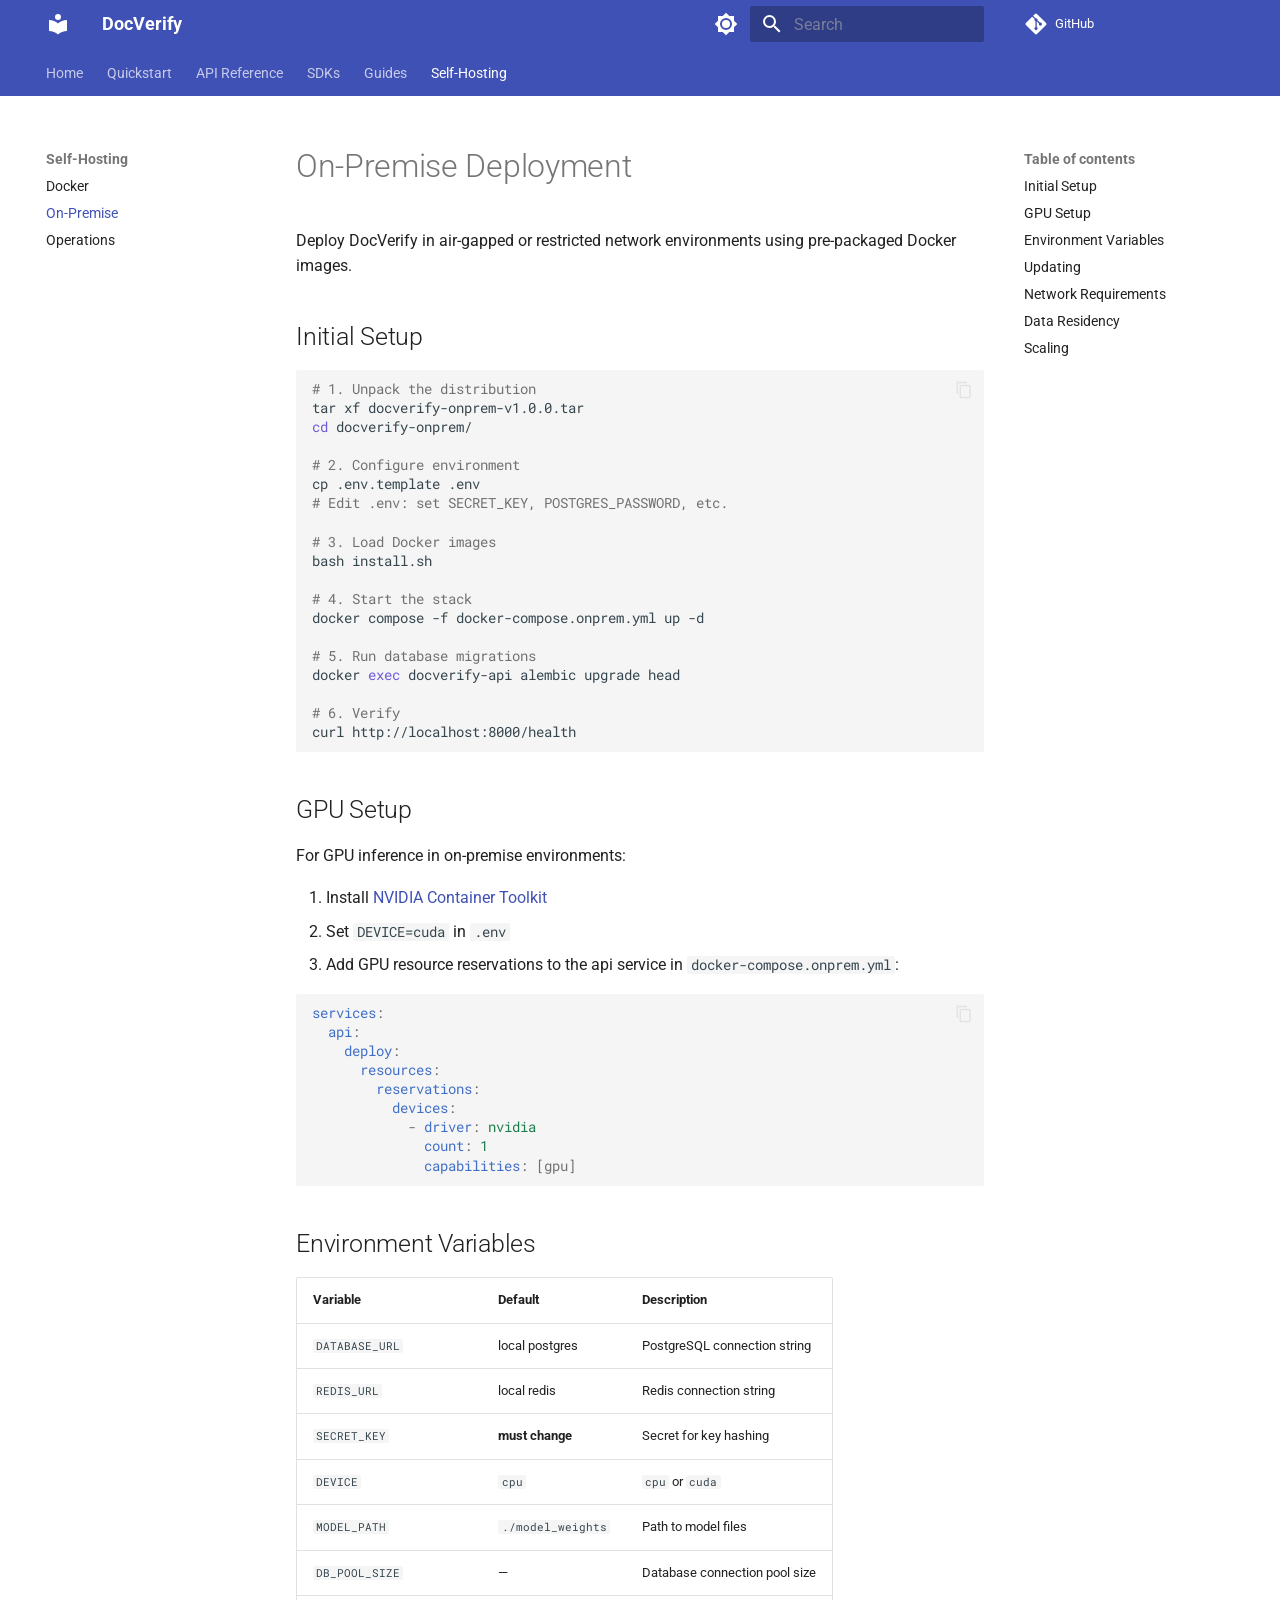
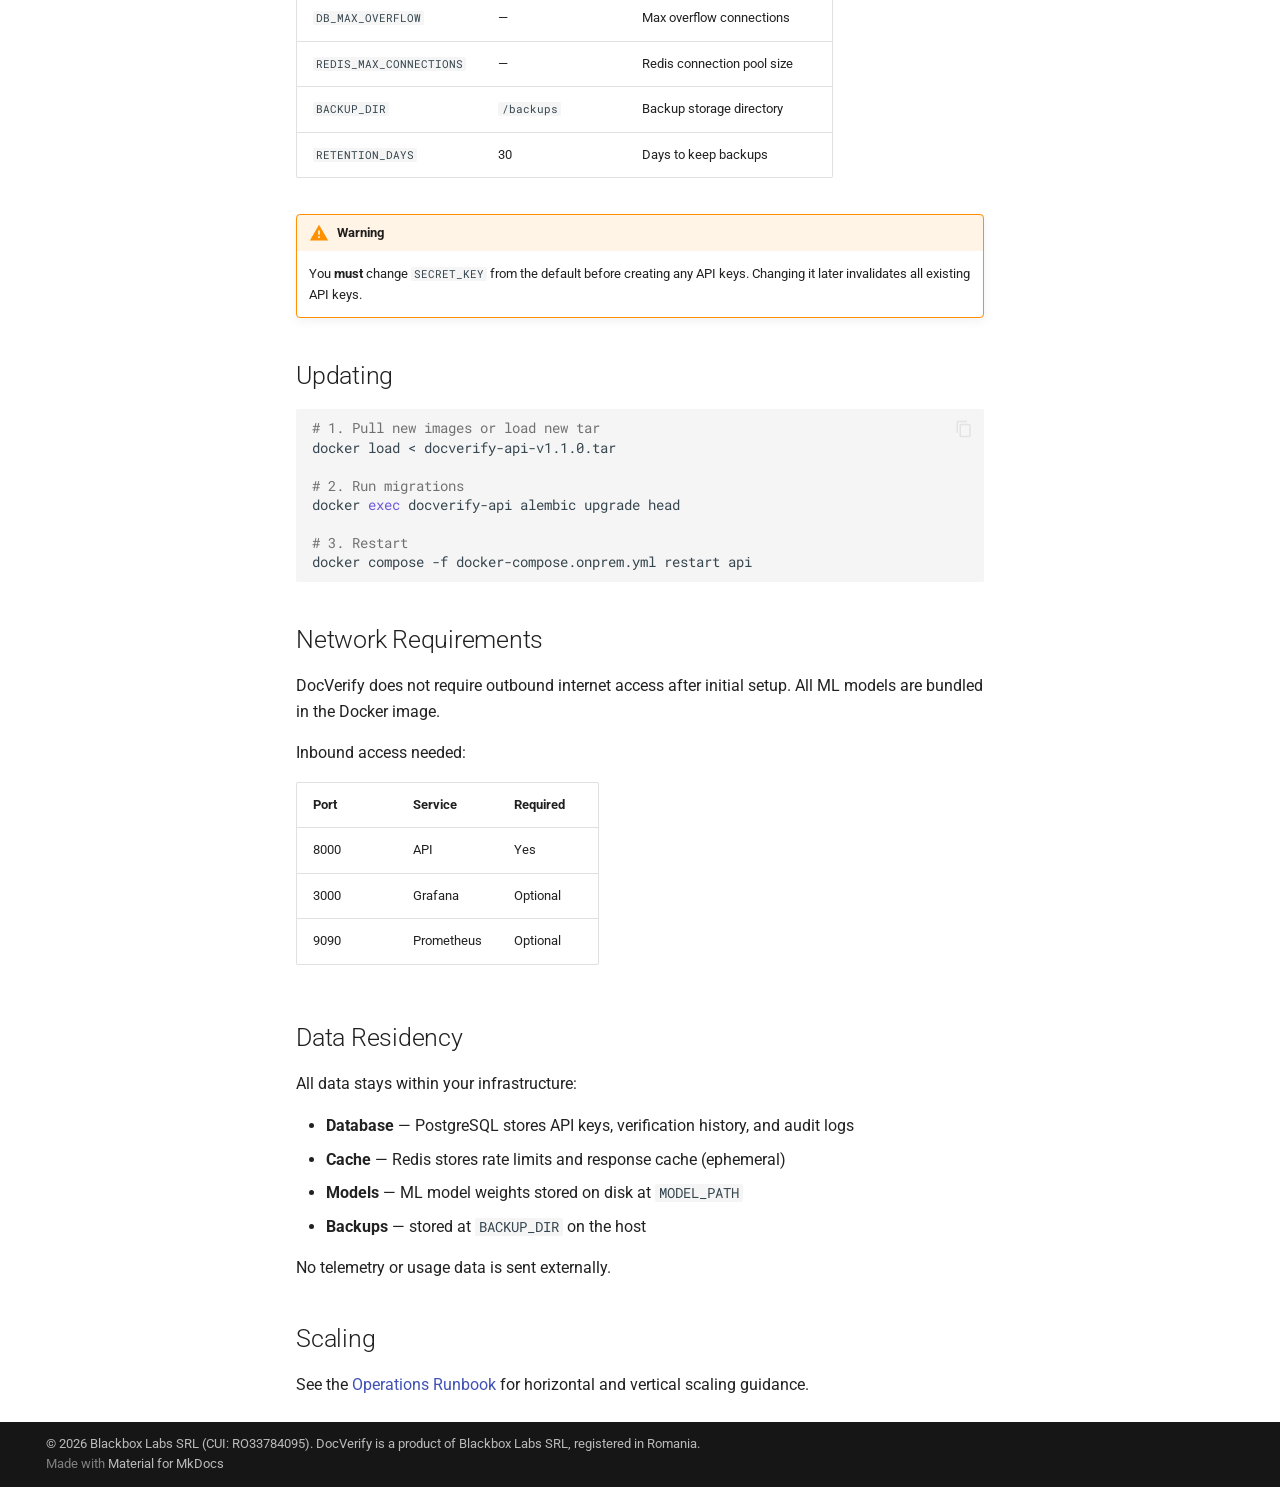
<file: self-hosting/on-premise/index.html>
<!doctype html>
<html lang="en" class="no-js">
  <head>
    
      <meta charset="utf-8">
      <meta name="viewport" content="width=device-width,initial-scale=1">
      
        <meta name="description" content="Catch AI hallucinations before your customers do">
      
      
      
        <link rel="canonical" href="https://docs.docverify.dev/self-hosting/on-premise/">
      
      
        <link rel="prev" href="../docker/">
      
      
        <link rel="next" href="../operations/">
      
      
      <link rel="icon" href="../../assets/images/favicon.png">
      <meta name="generator" content="mkdocs-1.6.1, mkdocs-material-9.6.4">
    
    
      
        <title>On-Premise - DocVerify</title>
      
    
    
      <link rel="stylesheet" href="../../assets/stylesheets/main.8608ea7d.min.css">
      
        
        <link rel="stylesheet" href="../../assets/stylesheets/palette.06af60db.min.css">
      
      


    
    
      
    
    
      
        
        
        <link rel="preconnect" href="https://fonts.gstatic.com" crossorigin>
        <link rel="stylesheet" href="https://fonts.googleapis.com/css?family=Roboto:300,300i,400,400i,700,700i%7CRoboto+Mono:400,400i,700,700i&display=fallback">
        <style>:root{--md-text-font:"Roboto";--md-code-font:"Roboto Mono"}</style>
      
    
    
      <link rel="stylesheet" href="../../assets/stylesheets/extra.css">
    
    <script>__md_scope=new URL("../..",location),__md_hash=e=>[...e].reduce(((e,_)=>(e<<5)-e+_.charCodeAt(0)),0),__md_get=(e,_=localStorage,t=__md_scope)=>JSON.parse(_.getItem(t.pathname+"."+e)),__md_set=(e,_,t=localStorage,a=__md_scope)=>{try{t.setItem(a.pathname+"."+e,JSON.stringify(_))}catch(e){}}</script>
    
      

    
    
    
  </head>
  
  
    
    
      
    
    
    
    
    <body dir="ltr" data-md-color-scheme="default" data-md-color-primary="indigo" data-md-color-accent="indigo">
  
    
    <input class="md-toggle" data-md-toggle="drawer" type="checkbox" id="__drawer" autocomplete="off">
    <input class="md-toggle" data-md-toggle="search" type="checkbox" id="__search" autocomplete="off">
    <label class="md-overlay" for="__drawer"></label>
    <div data-md-component="skip">
      
        
        <a href="#on-premise-deployment" class="md-skip">
          Skip to content
        </a>
      
    </div>
    <div data-md-component="announce">
      
    </div>
    
    
      

<header class="md-header" data-md-component="header">
  <nav class="md-header__inner md-grid" aria-label="Header">
    <a href="../.." title="DocVerify" class="md-header__button md-logo" aria-label="DocVerify" data-md-component="logo">
      
  
  <svg xmlns="http://www.w3.org/2000/svg" viewBox="0 0 24 24"><path d="M12 8a3 3 0 0 0 3-3 3 3 0 0 0-3-3 3 3 0 0 0-3 3 3 3 0 0 0 3 3m0 3.54C9.64 9.35 6.5 8 3 8v11c3.5 0 6.64 1.35 9 3.54 2.36-2.19 5.5-3.54 9-3.54V8c-3.5 0-6.64 1.35-9 3.54"/></svg>

    </a>
    <label class="md-header__button md-icon" for="__drawer">
      
      <svg xmlns="http://www.w3.org/2000/svg" viewBox="0 0 24 24"><path d="M3 6h18v2H3zm0 5h18v2H3zm0 5h18v2H3z"/></svg>
    </label>
    <div class="md-header__title" data-md-component="header-title">
      <div class="md-header__ellipsis">
        <div class="md-header__topic">
          <span class="md-ellipsis">
            DocVerify
          </span>
        </div>
        <div class="md-header__topic" data-md-component="header-topic">
          <span class="md-ellipsis">
            
              On-Premise
            
          </span>
        </div>
      </div>
    </div>
    
      
        <form class="md-header__option" data-md-component="palette">
  
    
    
    
    <input class="md-option" data-md-color-media="" data-md-color-scheme="default" data-md-color-primary="indigo" data-md-color-accent="indigo"  aria-label="Switch to dark mode"  type="radio" name="__palette" id="__palette_0">
    
      <label class="md-header__button md-icon" title="Switch to dark mode" for="__palette_1" hidden>
        <svg xmlns="http://www.w3.org/2000/svg" viewBox="0 0 24 24"><path d="M12 8a4 4 0 0 0-4 4 4 4 0 0 0 4 4 4 4 0 0 0 4-4 4 4 0 0 0-4-4m0 10a6 6 0 0 1-6-6 6 6 0 0 1 6-6 6 6 0 0 1 6 6 6 6 0 0 1-6 6m8-9.31V4h-4.69L12 .69 8.69 4H4v4.69L.69 12 4 15.31V20h4.69L12 23.31 15.31 20H20v-4.69L23.31 12z"/></svg>
      </label>
    
  
    
    
    
    <input class="md-option" data-md-color-media="" data-md-color-scheme="slate" data-md-color-primary="indigo" data-md-color-accent="indigo"  aria-label="Switch to light mode"  type="radio" name="__palette" id="__palette_1">
    
      <label class="md-header__button md-icon" title="Switch to light mode" for="__palette_0" hidden>
        <svg xmlns="http://www.w3.org/2000/svg" viewBox="0 0 24 24"><path d="M12 18c-.89 0-1.74-.2-2.5-.55C11.56 16.5 13 14.42 13 12s-1.44-4.5-3.5-5.45C10.26 6.2 11.11 6 12 6a6 6 0 0 1 6 6 6 6 0 0 1-6 6m8-9.31V4h-4.69L12 .69 8.69 4H4v4.69L.69 12 4 15.31V20h4.69L12 23.31 15.31 20H20v-4.69L23.31 12z"/></svg>
      </label>
    
  
</form>
      
    
    
      <script>var palette=__md_get("__palette");if(palette&&palette.color){if("(prefers-color-scheme)"===palette.color.media){var media=matchMedia("(prefers-color-scheme: light)"),input=document.querySelector(media.matches?"[data-md-color-media='(prefers-color-scheme: light)']":"[data-md-color-media='(prefers-color-scheme: dark)']");palette.color.media=input.getAttribute("data-md-color-media"),palette.color.scheme=input.getAttribute("data-md-color-scheme"),palette.color.primary=input.getAttribute("data-md-color-primary"),palette.color.accent=input.getAttribute("data-md-color-accent")}for(var[key,value]of Object.entries(palette.color))document.body.setAttribute("data-md-color-"+key,value)}</script>
    
    
    
      <label class="md-header__button md-icon" for="__search">
        
        <svg xmlns="http://www.w3.org/2000/svg" viewBox="0 0 24 24"><path d="M9.5 3A6.5 6.5 0 0 1 16 9.5c0 1.61-.59 3.09-1.56 4.23l.27.27h.79l5 5-1.5 1.5-5-5v-.79l-.27-.27A6.52 6.52 0 0 1 9.5 16 6.5 6.5 0 0 1 3 9.5 6.5 6.5 0 0 1 9.5 3m0 2C7 5 5 7 5 9.5S7 14 9.5 14 14 12 14 9.5 12 5 9.5 5"/></svg>
      </label>
      <div class="md-search" data-md-component="search" role="dialog">
  <label class="md-search__overlay" for="__search"></label>
  <div class="md-search__inner" role="search">
    <form class="md-search__form" name="search">
      <input type="text" class="md-search__input" name="query" aria-label="Search" placeholder="Search" autocapitalize="off" autocorrect="off" autocomplete="off" spellcheck="false" data-md-component="search-query" required>
      <label class="md-search__icon md-icon" for="__search">
        
        <svg xmlns="http://www.w3.org/2000/svg" viewBox="0 0 24 24"><path d="M9.5 3A6.5 6.5 0 0 1 16 9.5c0 1.61-.59 3.09-1.56 4.23l.27.27h.79l5 5-1.5 1.5-5-5v-.79l-.27-.27A6.52 6.52 0 0 1 9.5 16 6.5 6.5 0 0 1 3 9.5 6.5 6.5 0 0 1 9.5 3m0 2C7 5 5 7 5 9.5S7 14 9.5 14 14 12 14 9.5 12 5 9.5 5"/></svg>
        
        <svg xmlns="http://www.w3.org/2000/svg" viewBox="0 0 24 24"><path d="M20 11v2H8l5.5 5.5-1.42 1.42L4.16 12l7.92-7.92L13.5 5.5 8 11z"/></svg>
      </label>
      <nav class="md-search__options" aria-label="Search">
        
        <button type="reset" class="md-search__icon md-icon" title="Clear" aria-label="Clear" tabindex="-1">
          
          <svg xmlns="http://www.w3.org/2000/svg" viewBox="0 0 24 24"><path d="M19 6.41 17.59 5 12 10.59 6.41 5 5 6.41 10.59 12 5 17.59 6.41 19 12 13.41 17.59 19 19 17.59 13.41 12z"/></svg>
        </button>
      </nav>
      
        <div class="md-search__suggest" data-md-component="search-suggest"></div>
      
    </form>
    <div class="md-search__output">
      <div class="md-search__scrollwrap" tabindex="0" data-md-scrollfix>
        <div class="md-search-result" data-md-component="search-result">
          <div class="md-search-result__meta">
            Initializing search
          </div>
          <ol class="md-search-result__list" role="presentation"></ol>
        </div>
      </div>
    </div>
  </div>
</div>
    
    
      <div class="md-header__source">
        <a href="https://github.com/docverifyai/docs" title="Go to repository" class="md-source" data-md-component="source">
  <div class="md-source__icon md-icon">
    
    <svg xmlns="http://www.w3.org/2000/svg" viewBox="0 0 448 512"><!--! Font Awesome Free 6.7.2 by @fontawesome - https://fontawesome.com License - https://fontawesome.com/license/free (Icons: CC BY 4.0, Fonts: SIL OFL 1.1, Code: MIT License) Copyright 2024 Fonticons, Inc.--><path d="M439.55 236.05 244 40.45a28.87 28.87 0 0 0-40.81 0l-40.66 40.63 51.52 51.52c27.06-9.14 52.68 16.77 43.39 43.68l49.66 49.66c34.23-11.8 61.18 31 35.47 56.69-26.49 26.49-70.21-2.87-56-37.34L240.22 199v121.85c25.3 12.54 22.26 41.85 9.08 55a34.34 34.34 0 0 1-48.55 0c-17.57-17.6-11.07-46.91 11.25-56v-123c-20.8-8.51-24.6-30.74-18.64-45L142.57 101 8.45 235.14a28.86 28.86 0 0 0 0 40.81l195.61 195.6a28.86 28.86 0 0 0 40.8 0l194.69-194.69a28.86 28.86 0 0 0 0-40.81"/></svg>
  </div>
  <div class="md-source__repository">
    GitHub
  </div>
</a>
      </div>
    
  </nav>
  
</header>
    
    <div class="md-container" data-md-component="container">
      
      
        
          
            
<nav class="md-tabs" aria-label="Tabs" data-md-component="tabs">
  <div class="md-grid">
    <ul class="md-tabs__list">
      
        
  
  
  
    <li class="md-tabs__item">
      <a href="../.." class="md-tabs__link">
        
  
    
  
  Home

      </a>
    </li>
  

      
        
  
  
  
    <li class="md-tabs__item">
      <a href="../../quickstart/" class="md-tabs__link">
        
  
    
  
  Quickstart

      </a>
    </li>
  

      
        
  
  
  
    <li class="md-tabs__item">
      <a href="../../api-reference/" class="md-tabs__link">
        
  
    
  
  API Reference

      </a>
    </li>
  

      
        
  
  
  
    
    
      <li class="md-tabs__item">
        <a href="../../sdks/python/" class="md-tabs__link">
          
  
  SDKs

        </a>
      </li>
    
  

      
        
  
  
  
    
    
      <li class="md-tabs__item">
        <a href="../../guides/file-upload/" class="md-tabs__link">
          
  
  Guides

        </a>
      </li>
    
  

      
        
  
  
    
  
  
    
    
      <li class="md-tabs__item md-tabs__item--active">
        <a href="../docker/" class="md-tabs__link">
          
  
  Self-Hosting

        </a>
      </li>
    
  

      
    </ul>
  </div>
</nav>
          
        
      
      <main class="md-main" data-md-component="main">
        <div class="md-main__inner md-grid">
          
            
              
              <div class="md-sidebar md-sidebar--primary" data-md-component="sidebar" data-md-type="navigation" >
                <div class="md-sidebar__scrollwrap">
                  <div class="md-sidebar__inner">
                    


  


<nav class="md-nav md-nav--primary md-nav--lifted" aria-label="Navigation" data-md-level="0">
  <label class="md-nav__title" for="__drawer">
    <a href="../.." title="DocVerify" class="md-nav__button md-logo" aria-label="DocVerify" data-md-component="logo">
      
  
  <svg xmlns="http://www.w3.org/2000/svg" viewBox="0 0 24 24"><path d="M12 8a3 3 0 0 0 3-3 3 3 0 0 0-3-3 3 3 0 0 0-3 3 3 3 0 0 0 3 3m0 3.54C9.64 9.35 6.5 8 3 8v11c3.5 0 6.64 1.35 9 3.54 2.36-2.19 5.5-3.54 9-3.54V8c-3.5 0-6.64 1.35-9 3.54"/></svg>

    </a>
    DocVerify
  </label>
  
    <div class="md-nav__source">
      <a href="https://github.com/docverifyai/docs" title="Go to repository" class="md-source" data-md-component="source">
  <div class="md-source__icon md-icon">
    
    <svg xmlns="http://www.w3.org/2000/svg" viewBox="0 0 448 512"><!--! Font Awesome Free 6.7.2 by @fontawesome - https://fontawesome.com License - https://fontawesome.com/license/free (Icons: CC BY 4.0, Fonts: SIL OFL 1.1, Code: MIT License) Copyright 2024 Fonticons, Inc.--><path d="M439.55 236.05 244 40.45a28.87 28.87 0 0 0-40.81 0l-40.66 40.63 51.52 51.52c27.06-9.14 52.68 16.77 43.39 43.68l49.66 49.66c34.23-11.8 61.18 31 35.47 56.69-26.49 26.49-70.21-2.87-56-37.34L240.22 199v121.85c25.3 12.54 22.26 41.85 9.08 55a34.34 34.34 0 0 1-48.55 0c-17.57-17.6-11.07-46.91 11.25-56v-123c-20.8-8.51-24.6-30.74-18.64-45L142.57 101 8.45 235.14a28.86 28.86 0 0 0 0 40.81l195.61 195.6a28.86 28.86 0 0 0 40.8 0l194.69-194.69a28.86 28.86 0 0 0 0-40.81"/></svg>
  </div>
  <div class="md-source__repository">
    GitHub
  </div>
</a>
    </div>
  
  <ul class="md-nav__list" data-md-scrollfix>
    
      
      
  
  
  
  
    <li class="md-nav__item">
      <a href="../.." class="md-nav__link">
        
  
  <span class="md-ellipsis">
    Home
    
  </span>
  

      </a>
    </li>
  

    
      
      
  
  
  
  
    <li class="md-nav__item">
      <a href="../../quickstart/" class="md-nav__link">
        
  
  <span class="md-ellipsis">
    Quickstart
    
  </span>
  

      </a>
    </li>
  

    
      
      
  
  
  
  
    <li class="md-nav__item">
      <a href="../../api-reference/" class="md-nav__link">
        
  
  <span class="md-ellipsis">
    API Reference
    
  </span>
  

      </a>
    </li>
  

    
      
      
  
  
  
  
    
    
    
      
      
        
      
    
    
    <li class="md-nav__item md-nav__item--nested">
      
        
        
          
        
        <input class="md-nav__toggle md-toggle md-toggle--indeterminate" type="checkbox" id="__nav_4" >
        
          
          <label class="md-nav__link" for="__nav_4" id="__nav_4_label" tabindex="0">
            
  
  <span class="md-ellipsis">
    SDKs
    
  </span>
  

            <span class="md-nav__icon md-icon"></span>
          </label>
        
        <nav class="md-nav" data-md-level="1" aria-labelledby="__nav_4_label" aria-expanded="false">
          <label class="md-nav__title" for="__nav_4">
            <span class="md-nav__icon md-icon"></span>
            SDKs
          </label>
          <ul class="md-nav__list" data-md-scrollfix>
            
              
                
  
  
  
  
    <li class="md-nav__item">
      <a href="../../sdks/python/" class="md-nav__link">
        
  
  <span class="md-ellipsis">
    Python
    
  </span>
  

      </a>
    </li>
  

              
            
              
                
  
  
  
  
    <li class="md-nav__item">
      <a href="../../sdks/javascript/" class="md-nav__link">
        
  
  <span class="md-ellipsis">
    JavaScript
    
  </span>
  

      </a>
    </li>
  

              
            
          </ul>
        </nav>
      
    </li>
  

    
      
      
  
  
  
  
    
    
    
      
      
        
      
    
    
    <li class="md-nav__item md-nav__item--nested">
      
        
        
          
        
        <input class="md-nav__toggle md-toggle md-toggle--indeterminate" type="checkbox" id="__nav_5" >
        
          
          <label class="md-nav__link" for="__nav_5" id="__nav_5_label" tabindex="0">
            
  
  <span class="md-ellipsis">
    Guides
    
  </span>
  

            <span class="md-nav__icon md-icon"></span>
          </label>
        
        <nav class="md-nav" data-md-level="1" aria-labelledby="__nav_5_label" aria-expanded="false">
          <label class="md-nav__title" for="__nav_5">
            <span class="md-nav__icon md-icon"></span>
            Guides
          </label>
          <ul class="md-nav__list" data-md-scrollfix>
            
              
                
  
  
  
  
    <li class="md-nav__item">
      <a href="../../guides/file-upload/" class="md-nav__link">
        
  
  <span class="md-ellipsis">
    File Upload
    
  </span>
  

      </a>
    </li>
  

              
            
              
                
  
  
  
  
    <li class="md-nav__item">
      <a href="../../guides/batch-verify/" class="md-nav__link">
        
  
  <span class="md-ellipsis">
    Batch & Compare
    
  </span>
  

      </a>
    </li>
  

              
            
              
                
  
  
  
  
    <li class="md-nav__item">
      <a href="../../guides/streaming/" class="md-nav__link">
        
  
  <span class="md-ellipsis">
    Streaming
    
  </span>
  

      </a>
    </li>
  

              
            
              
                
  
  
  
  
    <li class="md-nav__item">
      <a href="../../guides/enterprise/" class="md-nav__link">
        
  
  <span class="md-ellipsis">
    Enterprise
    
  </span>
  

      </a>
    </li>
  

              
            
          </ul>
        </nav>
      
    </li>
  

    
      
      
  
  
    
  
  
  
    
    
    
      
        
        
      
      
        
      
    
    
    <li class="md-nav__item md-nav__item--active md-nav__item--section md-nav__item--nested">
      
        
        
        <input class="md-nav__toggle md-toggle " type="checkbox" id="__nav_6" checked>
        
          
          <label class="md-nav__link" for="__nav_6" id="__nav_6_label" tabindex="">
            
  
  <span class="md-ellipsis">
    Self-Hosting
    
  </span>
  

            <span class="md-nav__icon md-icon"></span>
          </label>
        
        <nav class="md-nav" data-md-level="1" aria-labelledby="__nav_6_label" aria-expanded="true">
          <label class="md-nav__title" for="__nav_6">
            <span class="md-nav__icon md-icon"></span>
            Self-Hosting
          </label>
          <ul class="md-nav__list" data-md-scrollfix>
            
              
                
  
  
  
  
    <li class="md-nav__item">
      <a href="../docker/" class="md-nav__link">
        
  
  <span class="md-ellipsis">
    Docker
    
  </span>
  

      </a>
    </li>
  

              
            
              
                
  
  
    
  
  
  
    <li class="md-nav__item md-nav__item--active">
      
      <input class="md-nav__toggle md-toggle" type="checkbox" id="__toc">
      
      
        
      
      
        <label class="md-nav__link md-nav__link--active" for="__toc">
          
  
  <span class="md-ellipsis">
    On-Premise
    
  </span>
  

          <span class="md-nav__icon md-icon"></span>
        </label>
      
      <a href="./" class="md-nav__link md-nav__link--active">
        
  
  <span class="md-ellipsis">
    On-Premise
    
  </span>
  

      </a>
      
        

<nav class="md-nav md-nav--secondary" aria-label="Table of contents">
  
  
  
    
  
  
    <label class="md-nav__title" for="__toc">
      <span class="md-nav__icon md-icon"></span>
      Table of contents
    </label>
    <ul class="md-nav__list" data-md-component="toc" data-md-scrollfix>
      
        <li class="md-nav__item">
  <a href="#initial-setup" class="md-nav__link">
    <span class="md-ellipsis">
      Initial Setup
    </span>
  </a>
  
</li>
      
        <li class="md-nav__item">
  <a href="#gpu-setup" class="md-nav__link">
    <span class="md-ellipsis">
      GPU Setup
    </span>
  </a>
  
</li>
      
        <li class="md-nav__item">
  <a href="#environment-variables" class="md-nav__link">
    <span class="md-ellipsis">
      Environment Variables
    </span>
  </a>
  
</li>
      
        <li class="md-nav__item">
  <a href="#updating" class="md-nav__link">
    <span class="md-ellipsis">
      Updating
    </span>
  </a>
  
</li>
      
        <li class="md-nav__item">
  <a href="#network-requirements" class="md-nav__link">
    <span class="md-ellipsis">
      Network Requirements
    </span>
  </a>
  
</li>
      
        <li class="md-nav__item">
  <a href="#data-residency" class="md-nav__link">
    <span class="md-ellipsis">
      Data Residency
    </span>
  </a>
  
</li>
      
        <li class="md-nav__item">
  <a href="#scaling" class="md-nav__link">
    <span class="md-ellipsis">
      Scaling
    </span>
  </a>
  
</li>
      
    </ul>
  
</nav>
      
    </li>
  

              
            
              
                
  
  
  
  
    <li class="md-nav__item">
      <a href="../operations/" class="md-nav__link">
        
  
  <span class="md-ellipsis">
    Operations
    
  </span>
  

      </a>
    </li>
  

              
            
          </ul>
        </nav>
      
    </li>
  

    
  </ul>
</nav>
                  </div>
                </div>
              </div>
            
            
              
              <div class="md-sidebar md-sidebar--secondary" data-md-component="sidebar" data-md-type="toc" >
                <div class="md-sidebar__scrollwrap">
                  <div class="md-sidebar__inner">
                    

<nav class="md-nav md-nav--secondary" aria-label="Table of contents">
  
  
  
    
  
  
    <label class="md-nav__title" for="__toc">
      <span class="md-nav__icon md-icon"></span>
      Table of contents
    </label>
    <ul class="md-nav__list" data-md-component="toc" data-md-scrollfix>
      
        <li class="md-nav__item">
  <a href="#initial-setup" class="md-nav__link">
    <span class="md-ellipsis">
      Initial Setup
    </span>
  </a>
  
</li>
      
        <li class="md-nav__item">
  <a href="#gpu-setup" class="md-nav__link">
    <span class="md-ellipsis">
      GPU Setup
    </span>
  </a>
  
</li>
      
        <li class="md-nav__item">
  <a href="#environment-variables" class="md-nav__link">
    <span class="md-ellipsis">
      Environment Variables
    </span>
  </a>
  
</li>
      
        <li class="md-nav__item">
  <a href="#updating" class="md-nav__link">
    <span class="md-ellipsis">
      Updating
    </span>
  </a>
  
</li>
      
        <li class="md-nav__item">
  <a href="#network-requirements" class="md-nav__link">
    <span class="md-ellipsis">
      Network Requirements
    </span>
  </a>
  
</li>
      
        <li class="md-nav__item">
  <a href="#data-residency" class="md-nav__link">
    <span class="md-ellipsis">
      Data Residency
    </span>
  </a>
  
</li>
      
        <li class="md-nav__item">
  <a href="#scaling" class="md-nav__link">
    <span class="md-ellipsis">
      Scaling
    </span>
  </a>
  
</li>
      
    </ul>
  
</nav>
                  </div>
                </div>
              </div>
            
          
          
            <div class="md-content" data-md-component="content">
              <article class="md-content__inner md-typeset">
                
                  


  
  


<h1 id="on-premise-deployment">On-Premise Deployment</h1>
<p>Deploy DocVerify in air-gapped or restricted network environments using pre-packaged Docker images.</p>
<h2 id="initial-setup">Initial Setup</h2>
<div class="highlight"><pre><span></span><code><a id="__codelineno-0-1" name="__codelineno-0-1" href="#__codelineno-0-1"></a><span class="c1"># 1. Unpack the distribution</span>
<a id="__codelineno-0-2" name="__codelineno-0-2" href="#__codelineno-0-2"></a>tar<span class="w"> </span>xf<span class="w"> </span>docverify-onprem-v1.0.0.tar
<a id="__codelineno-0-3" name="__codelineno-0-3" href="#__codelineno-0-3"></a><span class="nb">cd</span><span class="w"> </span>docverify-onprem/
<a id="__codelineno-0-4" name="__codelineno-0-4" href="#__codelineno-0-4"></a>
<a id="__codelineno-0-5" name="__codelineno-0-5" href="#__codelineno-0-5"></a><span class="c1"># 2. Configure environment</span>
<a id="__codelineno-0-6" name="__codelineno-0-6" href="#__codelineno-0-6"></a>cp<span class="w"> </span>.env.template<span class="w"> </span>.env
<a id="__codelineno-0-7" name="__codelineno-0-7" href="#__codelineno-0-7"></a><span class="c1"># Edit .env: set SECRET_KEY, POSTGRES_PASSWORD, etc.</span>
<a id="__codelineno-0-8" name="__codelineno-0-8" href="#__codelineno-0-8"></a>
<a id="__codelineno-0-9" name="__codelineno-0-9" href="#__codelineno-0-9"></a><span class="c1"># 3. Load Docker images</span>
<a id="__codelineno-0-10" name="__codelineno-0-10" href="#__codelineno-0-10"></a>bash<span class="w"> </span>install.sh
<a id="__codelineno-0-11" name="__codelineno-0-11" href="#__codelineno-0-11"></a>
<a id="__codelineno-0-12" name="__codelineno-0-12" href="#__codelineno-0-12"></a><span class="c1"># 4. Start the stack</span>
<a id="__codelineno-0-13" name="__codelineno-0-13" href="#__codelineno-0-13"></a>docker<span class="w"> </span>compose<span class="w"> </span>-f<span class="w"> </span>docker-compose.onprem.yml<span class="w"> </span>up<span class="w"> </span>-d
<a id="__codelineno-0-14" name="__codelineno-0-14" href="#__codelineno-0-14"></a>
<a id="__codelineno-0-15" name="__codelineno-0-15" href="#__codelineno-0-15"></a><span class="c1"># 5. Run database migrations</span>
<a id="__codelineno-0-16" name="__codelineno-0-16" href="#__codelineno-0-16"></a>docker<span class="w"> </span><span class="nb">exec</span><span class="w"> </span>docverify-api<span class="w"> </span>alembic<span class="w"> </span>upgrade<span class="w"> </span>head
<a id="__codelineno-0-17" name="__codelineno-0-17" href="#__codelineno-0-17"></a>
<a id="__codelineno-0-18" name="__codelineno-0-18" href="#__codelineno-0-18"></a><span class="c1"># 6. Verify</span>
<a id="__codelineno-0-19" name="__codelineno-0-19" href="#__codelineno-0-19"></a>curl<span class="w"> </span>http://localhost:8000/health
</code></pre></div>
<h2 id="gpu-setup">GPU Setup</h2>
<p>For GPU inference in on-premise environments:</p>
<ol>
<li>Install <a href="https://docs.nvidia.com/datacenter/cloud-native/container-toolkit/install-guide.html">NVIDIA Container Toolkit</a></li>
<li>Set <code>DEVICE=cuda</code> in <code>.env</code></li>
<li>Add GPU resource reservations to the api service in <code>docker-compose.onprem.yml</code>:</li>
</ol>
<div class="highlight"><pre><span></span><code><a id="__codelineno-1-1" name="__codelineno-1-1" href="#__codelineno-1-1"></a><span class="nt">services</span><span class="p">:</span>
<a id="__codelineno-1-2" name="__codelineno-1-2" href="#__codelineno-1-2"></a><span class="w">  </span><span class="nt">api</span><span class="p">:</span>
<a id="__codelineno-1-3" name="__codelineno-1-3" href="#__codelineno-1-3"></a><span class="w">    </span><span class="nt">deploy</span><span class="p">:</span>
<a id="__codelineno-1-4" name="__codelineno-1-4" href="#__codelineno-1-4"></a><span class="w">      </span><span class="nt">resources</span><span class="p">:</span>
<a id="__codelineno-1-5" name="__codelineno-1-5" href="#__codelineno-1-5"></a><span class="w">        </span><span class="nt">reservations</span><span class="p">:</span>
<a id="__codelineno-1-6" name="__codelineno-1-6" href="#__codelineno-1-6"></a><span class="w">          </span><span class="nt">devices</span><span class="p">:</span>
<a id="__codelineno-1-7" name="__codelineno-1-7" href="#__codelineno-1-7"></a><span class="w">            </span><span class="p p-Indicator">-</span><span class="w"> </span><span class="nt">driver</span><span class="p">:</span><span class="w"> </span><span class="l l-Scalar l-Scalar-Plain">nvidia</span>
<a id="__codelineno-1-8" name="__codelineno-1-8" href="#__codelineno-1-8"></a><span class="w">              </span><span class="nt">count</span><span class="p">:</span><span class="w"> </span><span class="l l-Scalar l-Scalar-Plain">1</span>
<a id="__codelineno-1-9" name="__codelineno-1-9" href="#__codelineno-1-9"></a><span class="w">              </span><span class="nt">capabilities</span><span class="p">:</span><span class="w"> </span><span class="p p-Indicator">[</span><span class="nv">gpu</span><span class="p p-Indicator">]</span>
</code></pre></div>
<h2 id="environment-variables">Environment Variables</h2>
<table>
<thead>
<tr>
<th>Variable</th>
<th>Default</th>
<th>Description</th>
</tr>
</thead>
<tbody>
<tr>
<td><code>DATABASE_URL</code></td>
<td>local postgres</td>
<td>PostgreSQL connection string</td>
</tr>
<tr>
<td><code>REDIS_URL</code></td>
<td>local redis</td>
<td>Redis connection string</td>
</tr>
<tr>
<td><code>SECRET_KEY</code></td>
<td><strong>must change</strong></td>
<td>Secret for key hashing</td>
</tr>
<tr>
<td><code>DEVICE</code></td>
<td><code>cpu</code></td>
<td><code>cpu</code> or <code>cuda</code></td>
</tr>
<tr>
<td><code>MODEL_PATH</code></td>
<td><code>./model_weights</code></td>
<td>Path to model files</td>
</tr>
<tr>
<td><code>DB_POOL_SIZE</code></td>
<td>—</td>
<td>Database connection pool size</td>
</tr>
<tr>
<td><code>DB_MAX_OVERFLOW</code></td>
<td>—</td>
<td>Max overflow connections</td>
</tr>
<tr>
<td><code>REDIS_MAX_CONNECTIONS</code></td>
<td>—</td>
<td>Redis connection pool size</td>
</tr>
<tr>
<td><code>BACKUP_DIR</code></td>
<td><code>/backups</code></td>
<td>Backup storage directory</td>
</tr>
<tr>
<td><code>RETENTION_DAYS</code></td>
<td>30</td>
<td>Days to keep backups</td>
</tr>
</tbody>
</table>
<div class="admonition warning">
<p class="admonition-title">Warning</p>
<p>You <strong>must</strong> change <code>SECRET_KEY</code> from the default before creating any API keys. Changing it later invalidates all existing API keys.</p>
</div>
<h2 id="updating">Updating</h2>
<div class="highlight"><pre><span></span><code><a id="__codelineno-2-1" name="__codelineno-2-1" href="#__codelineno-2-1"></a><span class="c1"># 1. Pull new images or load new tar</span>
<a id="__codelineno-2-2" name="__codelineno-2-2" href="#__codelineno-2-2"></a>docker<span class="w"> </span>load<span class="w"> </span>&lt;<span class="w"> </span>docverify-api-v1.1.0.tar
<a id="__codelineno-2-3" name="__codelineno-2-3" href="#__codelineno-2-3"></a>
<a id="__codelineno-2-4" name="__codelineno-2-4" href="#__codelineno-2-4"></a><span class="c1"># 2. Run migrations</span>
<a id="__codelineno-2-5" name="__codelineno-2-5" href="#__codelineno-2-5"></a>docker<span class="w"> </span><span class="nb">exec</span><span class="w"> </span>docverify-api<span class="w"> </span>alembic<span class="w"> </span>upgrade<span class="w"> </span>head
<a id="__codelineno-2-6" name="__codelineno-2-6" href="#__codelineno-2-6"></a>
<a id="__codelineno-2-7" name="__codelineno-2-7" href="#__codelineno-2-7"></a><span class="c1"># 3. Restart</span>
<a id="__codelineno-2-8" name="__codelineno-2-8" href="#__codelineno-2-8"></a>docker<span class="w"> </span>compose<span class="w"> </span>-f<span class="w"> </span>docker-compose.onprem.yml<span class="w"> </span>restart<span class="w"> </span>api
</code></pre></div>
<h2 id="network-requirements">Network Requirements</h2>
<p>DocVerify does not require outbound internet access after initial setup. All ML models are bundled in the Docker image.</p>
<p>Inbound access needed:</p>
<table>
<thead>
<tr>
<th>Port</th>
<th>Service</th>
<th>Required</th>
</tr>
</thead>
<tbody>
<tr>
<td>8000</td>
<td>API</td>
<td>Yes</td>
</tr>
<tr>
<td>3000</td>
<td>Grafana</td>
<td>Optional</td>
</tr>
<tr>
<td>9090</td>
<td>Prometheus</td>
<td>Optional</td>
</tr>
</tbody>
</table>
<h2 id="data-residency">Data Residency</h2>
<p>All data stays within your infrastructure:</p>
<ul>
<li><strong>Database</strong> — PostgreSQL stores API keys, verification history, and audit logs</li>
<li><strong>Cache</strong> — Redis stores rate limits and response cache (ephemeral)</li>
<li><strong>Models</strong> — ML model weights stored on disk at <code>MODEL_PATH</code></li>
<li><strong>Backups</strong> — stored at <code>BACKUP_DIR</code> on the host</li>
</ul>
<p>No telemetry or usage data is sent externally.</p>
<h2 id="scaling">Scaling</h2>
<p>See the <a href="../operations/#scaling">Operations Runbook</a> for horizontal and vertical scaling guidance.</p>












                
              </article>
            </div>
          
          
<script>var target=document.getElementById(location.hash.slice(1));target&&target.name&&(target.checked=target.name.startsWith("__tabbed_"))</script>
        </div>
        
      </main>
      
        <footer class="md-footer">
  
  <div class="md-footer-meta md-typeset">
    <div class="md-footer-meta__inner md-grid">
      <div class="md-copyright">
  
    <div class="md-copyright__highlight">
      &copy; 2026 Blackbox Labs SRL (CUI: RO33784095). DocVerify is a product of Blackbox Labs SRL, registered in Romania.
    </div>
  
  
    Made with
    <a href="https://squidfunk.github.io/mkdocs-material/" target="_blank" rel="noopener">
      Material for MkDocs
    </a>
  
</div>
      
    </div>
  </div>
</footer>
      
    </div>
    <div class="md-dialog" data-md-component="dialog">
      <div class="md-dialog__inner md-typeset"></div>
    </div>
    
    
    <script id="__config" type="application/json">{"base": "../..", "features": ["navigation.tabs", "navigation.sections", "navigation.expand", "content.code.copy", "search.suggest", "search.highlight"], "search": "../../assets/javascripts/workers/search.f8cc74c7.min.js", "translations": {"clipboard.copied": "Copied to clipboard", "clipboard.copy": "Copy to clipboard", "search.result.more.one": "1 more on this page", "search.result.more.other": "# more on this page", "search.result.none": "No matching documents", "search.result.one": "1 matching document", "search.result.other": "# matching documents", "search.result.placeholder": "Type to start searching", "search.result.term.missing": "Missing", "select.version": "Select version"}}</script>
    
    
      <script src="../../assets/javascripts/bundle.f1b6f286.min.js"></script>
      
    
  </body>
</html>
</file>
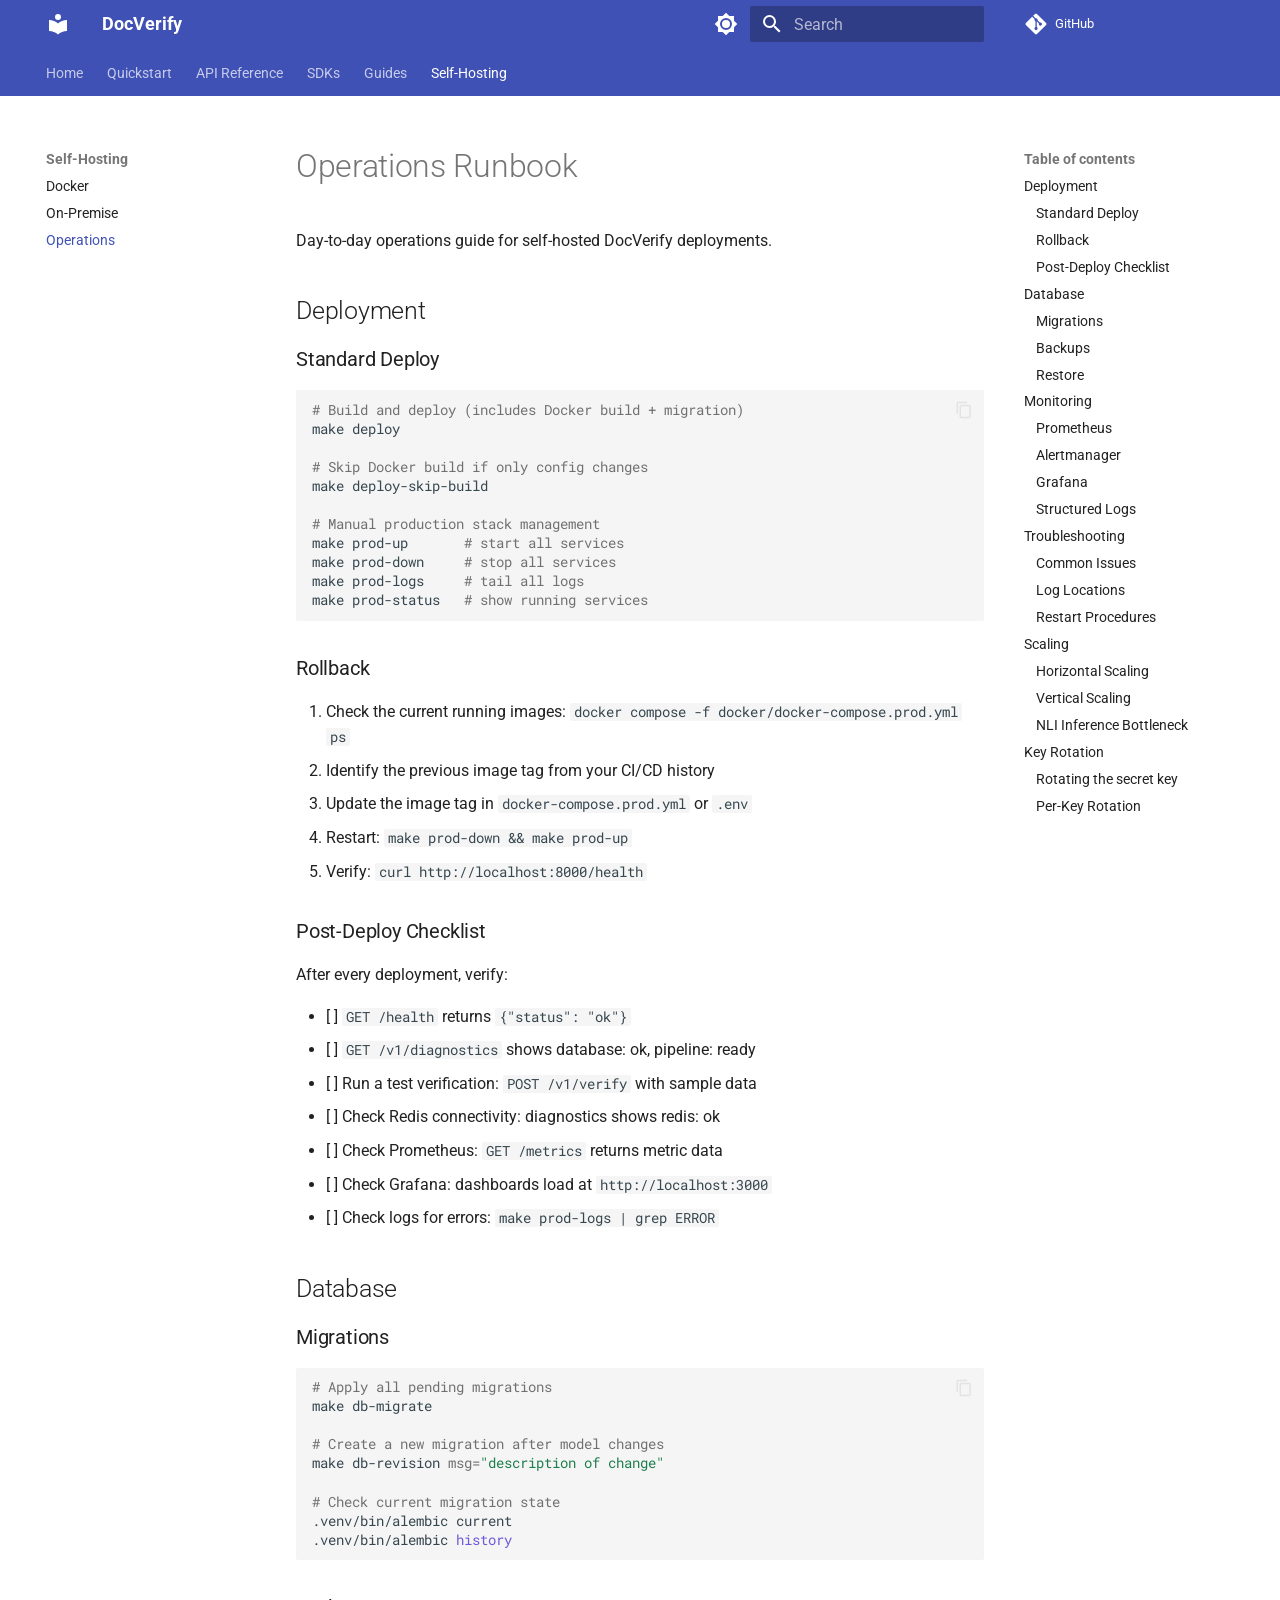
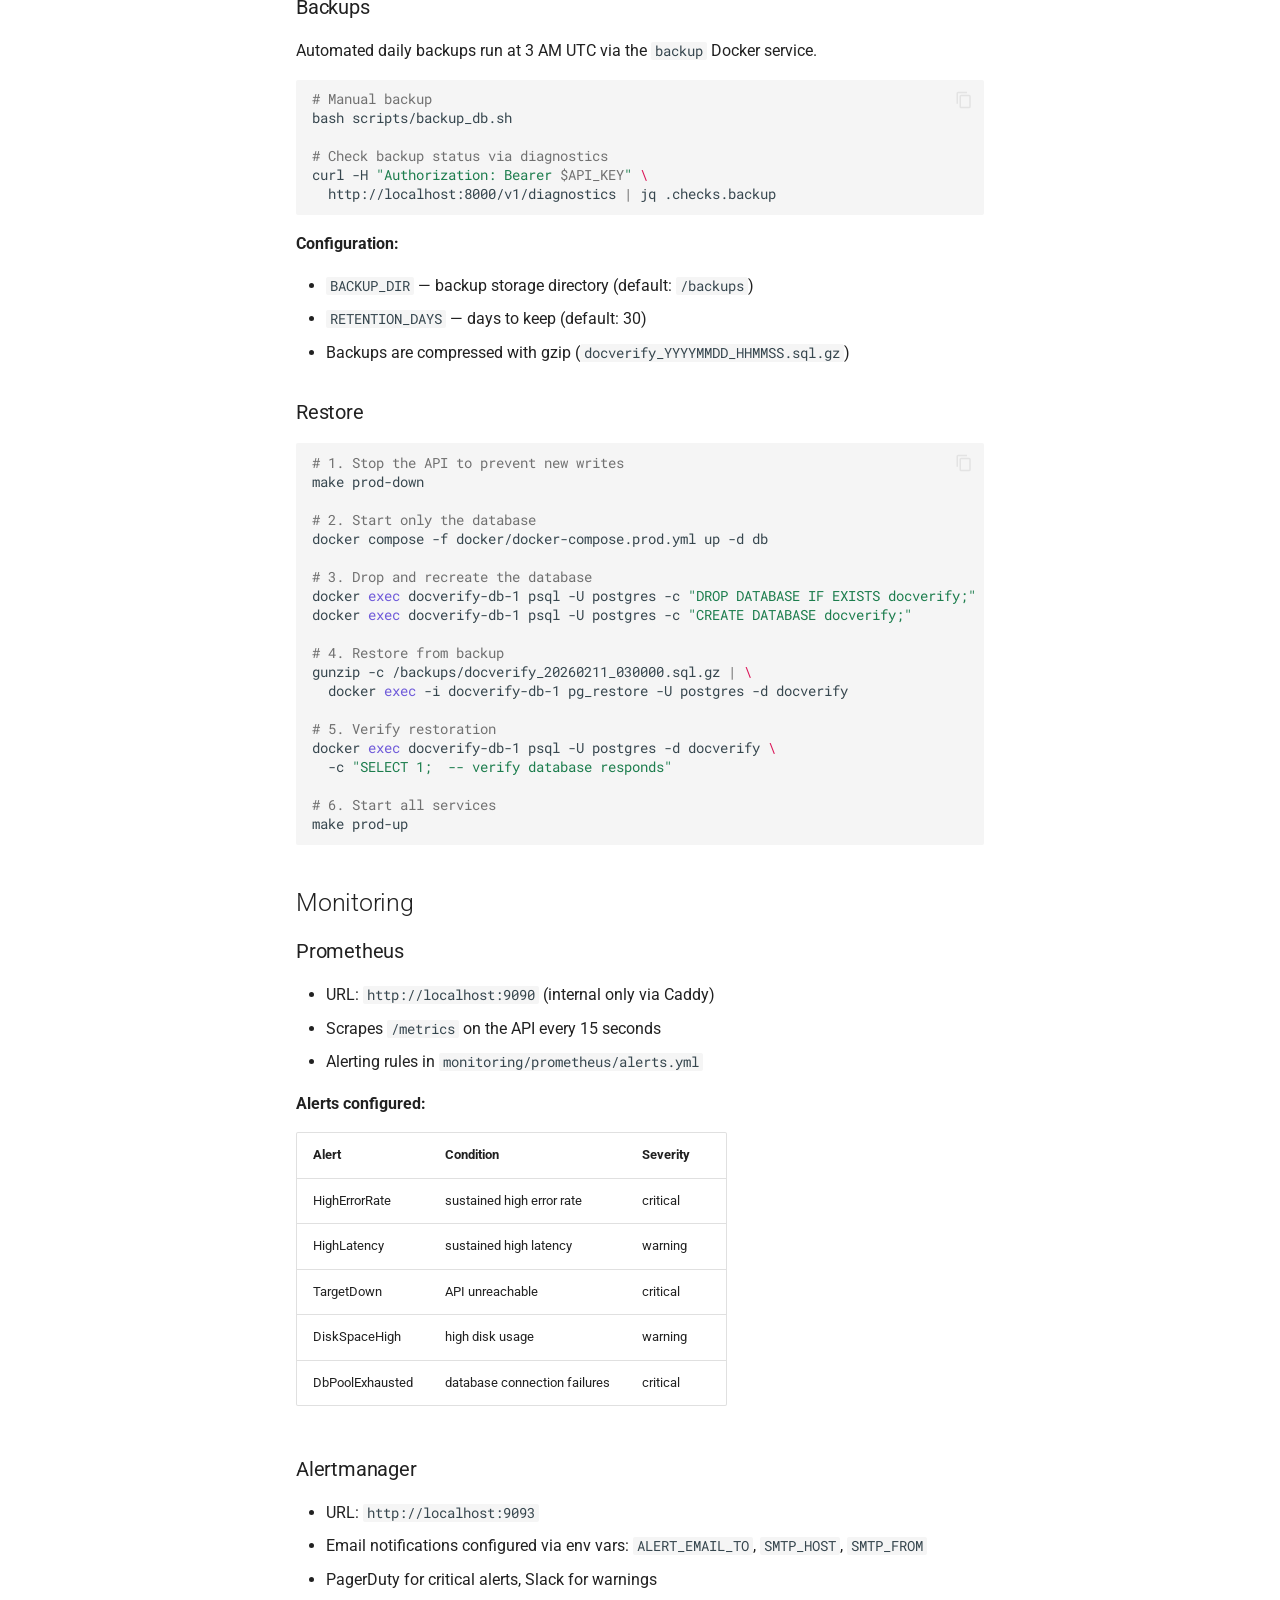
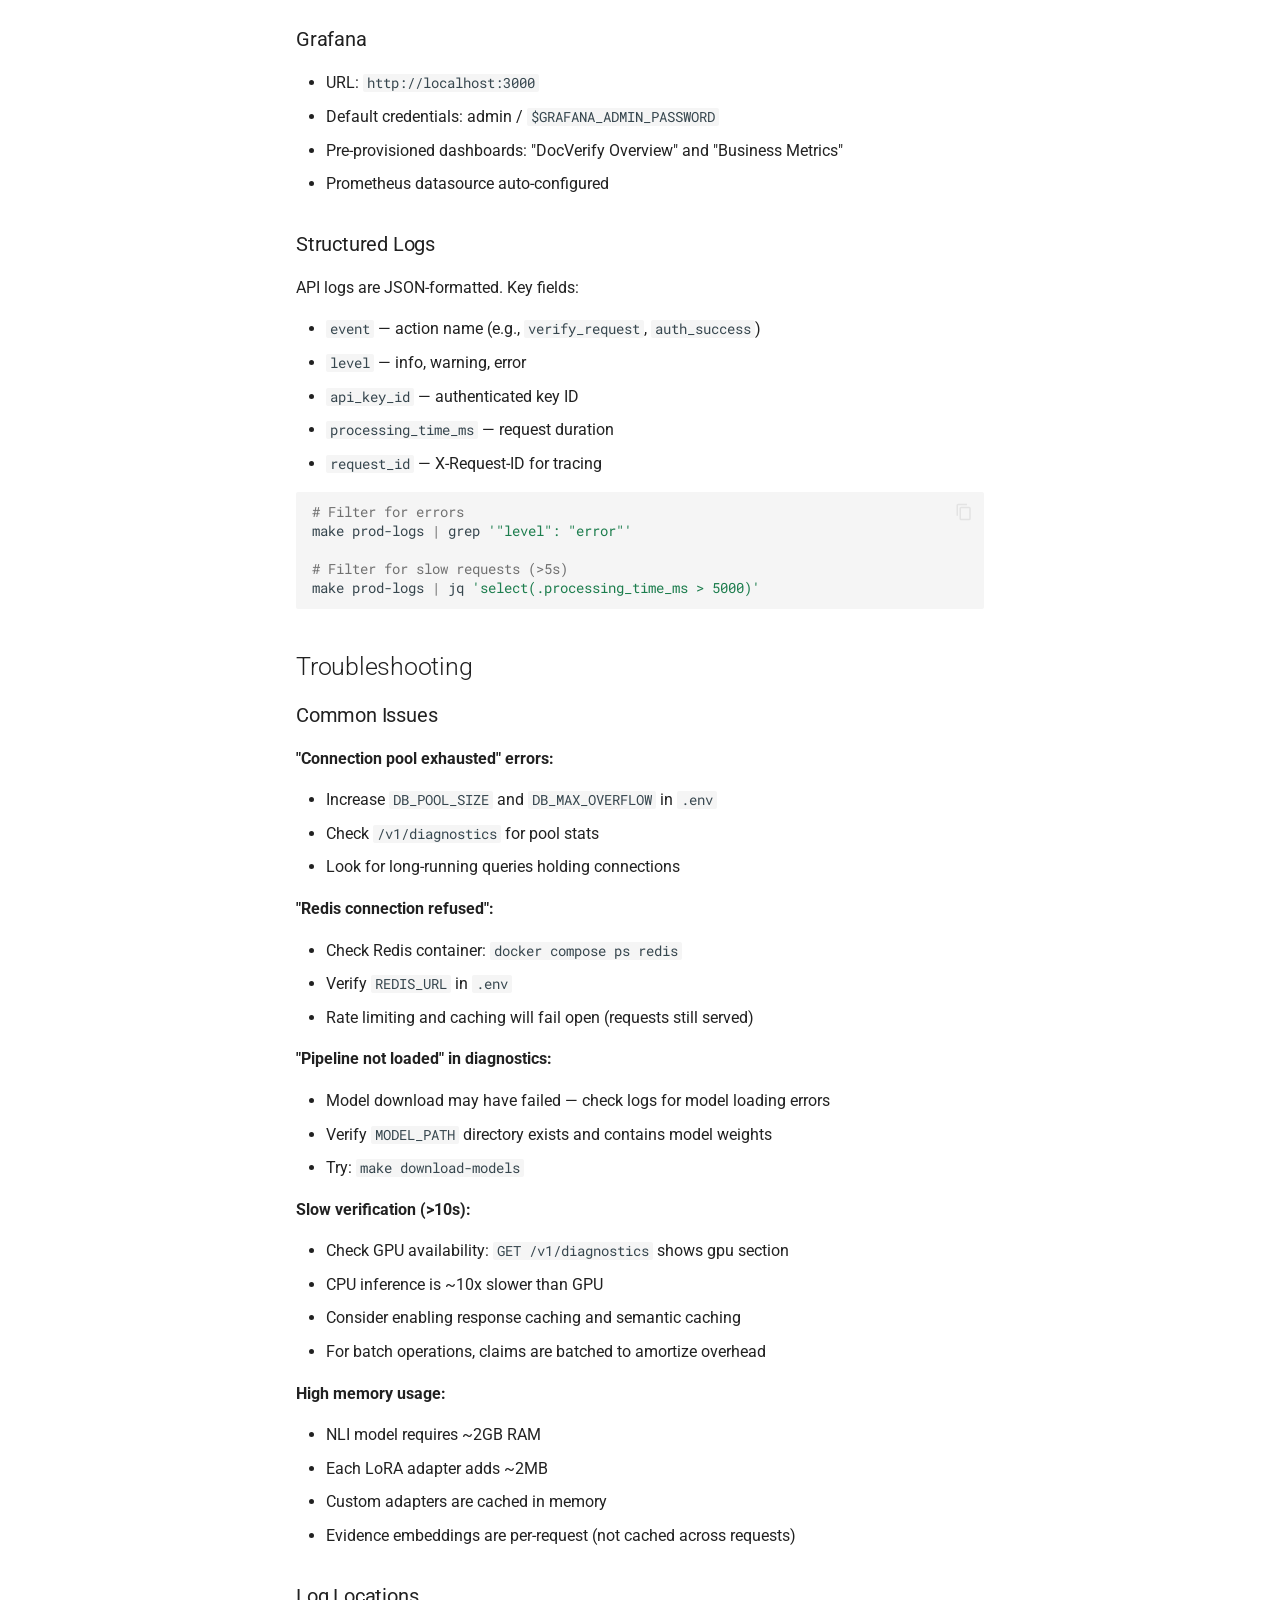
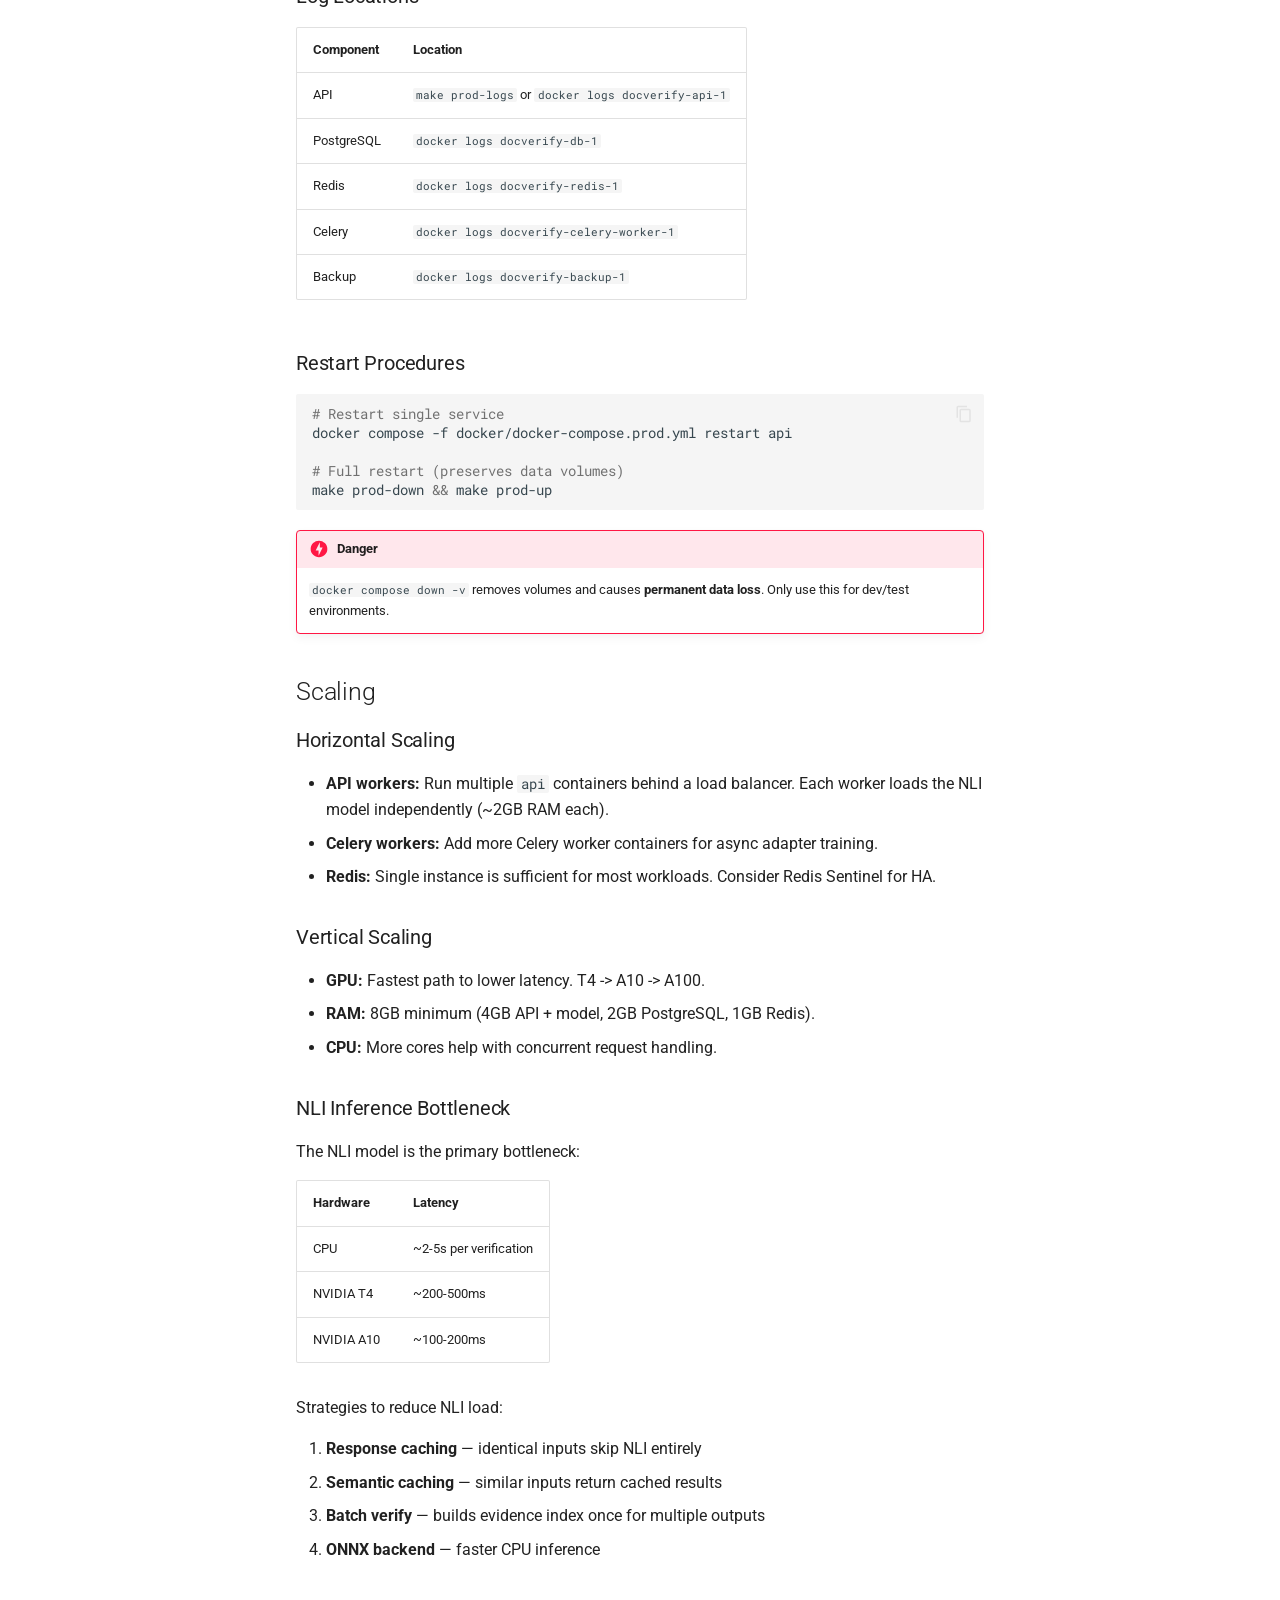
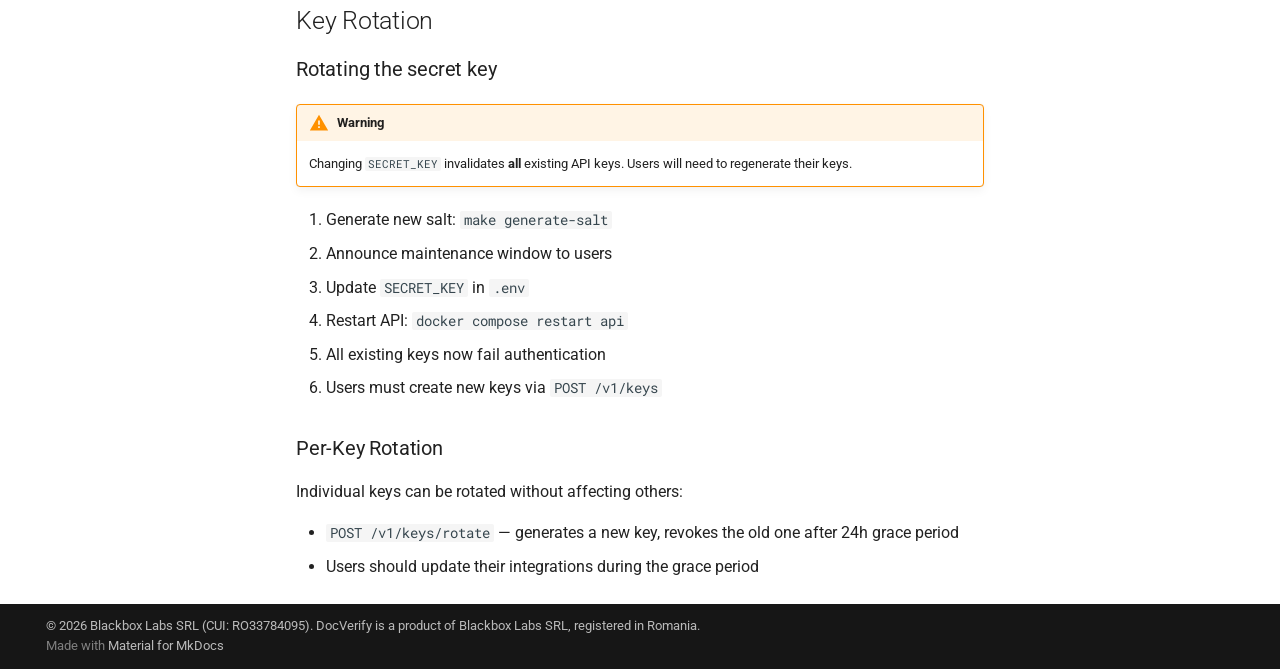
<file: self-hosting/operations/index.html>
<!doctype html>
<html lang="en" class="no-js">
  <head>
    
      <meta charset="utf-8">
      <meta name="viewport" content="width=device-width,initial-scale=1">
      
        <meta name="description" content="Catch AI hallucinations before your customers do">
      
      
      
        <link rel="canonical" href="https://docs.docverify.dev/self-hosting/operations/">
      
      
        <link rel="prev" href="../on-premise/">
      
      
      
      <link rel="icon" href="../../assets/images/favicon.png">
      <meta name="generator" content="mkdocs-1.6.1, mkdocs-material-9.6.4">
    
    
      
        <title>Operations - DocVerify</title>
      
    
    
      <link rel="stylesheet" href="../../assets/stylesheets/main.8608ea7d.min.css">
      
        
        <link rel="stylesheet" href="../../assets/stylesheets/palette.06af60db.min.css">
      
      


    
    
      
    
    
      
        
        
        <link rel="preconnect" href="https://fonts.gstatic.com" crossorigin>
        <link rel="stylesheet" href="https://fonts.googleapis.com/css?family=Roboto:300,300i,400,400i,700,700i%7CRoboto+Mono:400,400i,700,700i&display=fallback">
        <style>:root{--md-text-font:"Roboto";--md-code-font:"Roboto Mono"}</style>
      
    
    
      <link rel="stylesheet" href="../../assets/stylesheets/extra.css">
    
    <script>__md_scope=new URL("../..",location),__md_hash=e=>[...e].reduce(((e,_)=>(e<<5)-e+_.charCodeAt(0)),0),__md_get=(e,_=localStorage,t=__md_scope)=>JSON.parse(_.getItem(t.pathname+"."+e)),__md_set=(e,_,t=localStorage,a=__md_scope)=>{try{t.setItem(a.pathname+"."+e,JSON.stringify(_))}catch(e){}}</script>
    
      

    
    
    
  </head>
  
  
    
    
      
    
    
    
    
    <body dir="ltr" data-md-color-scheme="default" data-md-color-primary="indigo" data-md-color-accent="indigo">
  
    
    <input class="md-toggle" data-md-toggle="drawer" type="checkbox" id="__drawer" autocomplete="off">
    <input class="md-toggle" data-md-toggle="search" type="checkbox" id="__search" autocomplete="off">
    <label class="md-overlay" for="__drawer"></label>
    <div data-md-component="skip">
      
        
        <a href="#operations-runbook" class="md-skip">
          Skip to content
        </a>
      
    </div>
    <div data-md-component="announce">
      
    </div>
    
    
      

<header class="md-header" data-md-component="header">
  <nav class="md-header__inner md-grid" aria-label="Header">
    <a href="../.." title="DocVerify" class="md-header__button md-logo" aria-label="DocVerify" data-md-component="logo">
      
  
  <svg xmlns="http://www.w3.org/2000/svg" viewBox="0 0 24 24"><path d="M12 8a3 3 0 0 0 3-3 3 3 0 0 0-3-3 3 3 0 0 0-3 3 3 3 0 0 0 3 3m0 3.54C9.64 9.35 6.5 8 3 8v11c3.5 0 6.64 1.35 9 3.54 2.36-2.19 5.5-3.54 9-3.54V8c-3.5 0-6.64 1.35-9 3.54"/></svg>

    </a>
    <label class="md-header__button md-icon" for="__drawer">
      
      <svg xmlns="http://www.w3.org/2000/svg" viewBox="0 0 24 24"><path d="M3 6h18v2H3zm0 5h18v2H3zm0 5h18v2H3z"/></svg>
    </label>
    <div class="md-header__title" data-md-component="header-title">
      <div class="md-header__ellipsis">
        <div class="md-header__topic">
          <span class="md-ellipsis">
            DocVerify
          </span>
        </div>
        <div class="md-header__topic" data-md-component="header-topic">
          <span class="md-ellipsis">
            
              Operations
            
          </span>
        </div>
      </div>
    </div>
    
      
        <form class="md-header__option" data-md-component="palette">
  
    
    
    
    <input class="md-option" data-md-color-media="" data-md-color-scheme="default" data-md-color-primary="indigo" data-md-color-accent="indigo"  aria-label="Switch to dark mode"  type="radio" name="__palette" id="__palette_0">
    
      <label class="md-header__button md-icon" title="Switch to dark mode" for="__palette_1" hidden>
        <svg xmlns="http://www.w3.org/2000/svg" viewBox="0 0 24 24"><path d="M12 8a4 4 0 0 0-4 4 4 4 0 0 0 4 4 4 4 0 0 0 4-4 4 4 0 0 0-4-4m0 10a6 6 0 0 1-6-6 6 6 0 0 1 6-6 6 6 0 0 1 6 6 6 6 0 0 1-6 6m8-9.31V4h-4.69L12 .69 8.69 4H4v4.69L.69 12 4 15.31V20h4.69L12 23.31 15.31 20H20v-4.69L23.31 12z"/></svg>
      </label>
    
  
    
    
    
    <input class="md-option" data-md-color-media="" data-md-color-scheme="slate" data-md-color-primary="indigo" data-md-color-accent="indigo"  aria-label="Switch to light mode"  type="radio" name="__palette" id="__palette_1">
    
      <label class="md-header__button md-icon" title="Switch to light mode" for="__palette_0" hidden>
        <svg xmlns="http://www.w3.org/2000/svg" viewBox="0 0 24 24"><path d="M12 18c-.89 0-1.74-.2-2.5-.55C11.56 16.5 13 14.42 13 12s-1.44-4.5-3.5-5.45C10.26 6.2 11.11 6 12 6a6 6 0 0 1 6 6 6 6 0 0 1-6 6m8-9.31V4h-4.69L12 .69 8.69 4H4v4.69L.69 12 4 15.31V20h4.69L12 23.31 15.31 20H20v-4.69L23.31 12z"/></svg>
      </label>
    
  
</form>
      
    
    
      <script>var palette=__md_get("__palette");if(palette&&palette.color){if("(prefers-color-scheme)"===palette.color.media){var media=matchMedia("(prefers-color-scheme: light)"),input=document.querySelector(media.matches?"[data-md-color-media='(prefers-color-scheme: light)']":"[data-md-color-media='(prefers-color-scheme: dark)']");palette.color.media=input.getAttribute("data-md-color-media"),palette.color.scheme=input.getAttribute("data-md-color-scheme"),palette.color.primary=input.getAttribute("data-md-color-primary"),palette.color.accent=input.getAttribute("data-md-color-accent")}for(var[key,value]of Object.entries(palette.color))document.body.setAttribute("data-md-color-"+key,value)}</script>
    
    
    
      <label class="md-header__button md-icon" for="__search">
        
        <svg xmlns="http://www.w3.org/2000/svg" viewBox="0 0 24 24"><path d="M9.5 3A6.5 6.5 0 0 1 16 9.5c0 1.61-.59 3.09-1.56 4.23l.27.27h.79l5 5-1.5 1.5-5-5v-.79l-.27-.27A6.52 6.52 0 0 1 9.5 16 6.5 6.5 0 0 1 3 9.5 6.5 6.5 0 0 1 9.5 3m0 2C7 5 5 7 5 9.5S7 14 9.5 14 14 12 14 9.5 12 5 9.5 5"/></svg>
      </label>
      <div class="md-search" data-md-component="search" role="dialog">
  <label class="md-search__overlay" for="__search"></label>
  <div class="md-search__inner" role="search">
    <form class="md-search__form" name="search">
      <input type="text" class="md-search__input" name="query" aria-label="Search" placeholder="Search" autocapitalize="off" autocorrect="off" autocomplete="off" spellcheck="false" data-md-component="search-query" required>
      <label class="md-search__icon md-icon" for="__search">
        
        <svg xmlns="http://www.w3.org/2000/svg" viewBox="0 0 24 24"><path d="M9.5 3A6.5 6.5 0 0 1 16 9.5c0 1.61-.59 3.09-1.56 4.23l.27.27h.79l5 5-1.5 1.5-5-5v-.79l-.27-.27A6.52 6.52 0 0 1 9.5 16 6.5 6.5 0 0 1 3 9.5 6.5 6.5 0 0 1 9.5 3m0 2C7 5 5 7 5 9.5S7 14 9.5 14 14 12 14 9.5 12 5 9.5 5"/></svg>
        
        <svg xmlns="http://www.w3.org/2000/svg" viewBox="0 0 24 24"><path d="M20 11v2H8l5.5 5.5-1.42 1.42L4.16 12l7.92-7.92L13.5 5.5 8 11z"/></svg>
      </label>
      <nav class="md-search__options" aria-label="Search">
        
        <button type="reset" class="md-search__icon md-icon" title="Clear" aria-label="Clear" tabindex="-1">
          
          <svg xmlns="http://www.w3.org/2000/svg" viewBox="0 0 24 24"><path d="M19 6.41 17.59 5 12 10.59 6.41 5 5 6.41 10.59 12 5 17.59 6.41 19 12 13.41 17.59 19 19 17.59 13.41 12z"/></svg>
        </button>
      </nav>
      
        <div class="md-search__suggest" data-md-component="search-suggest"></div>
      
    </form>
    <div class="md-search__output">
      <div class="md-search__scrollwrap" tabindex="0" data-md-scrollfix>
        <div class="md-search-result" data-md-component="search-result">
          <div class="md-search-result__meta">
            Initializing search
          </div>
          <ol class="md-search-result__list" role="presentation"></ol>
        </div>
      </div>
    </div>
  </div>
</div>
    
    
      <div class="md-header__source">
        <a href="https://github.com/docverifyai/docs" title="Go to repository" class="md-source" data-md-component="source">
  <div class="md-source__icon md-icon">
    
    <svg xmlns="http://www.w3.org/2000/svg" viewBox="0 0 448 512"><!--! Font Awesome Free 6.7.2 by @fontawesome - https://fontawesome.com License - https://fontawesome.com/license/free (Icons: CC BY 4.0, Fonts: SIL OFL 1.1, Code: MIT License) Copyright 2024 Fonticons, Inc.--><path d="M439.55 236.05 244 40.45a28.87 28.87 0 0 0-40.81 0l-40.66 40.63 51.52 51.52c27.06-9.14 52.68 16.77 43.39 43.68l49.66 49.66c34.23-11.8 61.18 31 35.47 56.69-26.49 26.49-70.21-2.87-56-37.34L240.22 199v121.85c25.3 12.54 22.26 41.85 9.08 55a34.34 34.34 0 0 1-48.55 0c-17.57-17.6-11.07-46.91 11.25-56v-123c-20.8-8.51-24.6-30.74-18.64-45L142.57 101 8.45 235.14a28.86 28.86 0 0 0 0 40.81l195.61 195.6a28.86 28.86 0 0 0 40.8 0l194.69-194.69a28.86 28.86 0 0 0 0-40.81"/></svg>
  </div>
  <div class="md-source__repository">
    GitHub
  </div>
</a>
      </div>
    
  </nav>
  
</header>
    
    <div class="md-container" data-md-component="container">
      
      
        
          
            
<nav class="md-tabs" aria-label="Tabs" data-md-component="tabs">
  <div class="md-grid">
    <ul class="md-tabs__list">
      
        
  
  
  
    <li class="md-tabs__item">
      <a href="../.." class="md-tabs__link">
        
  
    
  
  Home

      </a>
    </li>
  

      
        
  
  
  
    <li class="md-tabs__item">
      <a href="../../quickstart/" class="md-tabs__link">
        
  
    
  
  Quickstart

      </a>
    </li>
  

      
        
  
  
  
    <li class="md-tabs__item">
      <a href="../../api-reference/" class="md-tabs__link">
        
  
    
  
  API Reference

      </a>
    </li>
  

      
        
  
  
  
    
    
      <li class="md-tabs__item">
        <a href="../../sdks/python/" class="md-tabs__link">
          
  
  SDKs

        </a>
      </li>
    
  

      
        
  
  
  
    
    
      <li class="md-tabs__item">
        <a href="../../guides/file-upload/" class="md-tabs__link">
          
  
  Guides

        </a>
      </li>
    
  

      
        
  
  
    
  
  
    
    
      <li class="md-tabs__item md-tabs__item--active">
        <a href="../docker/" class="md-tabs__link">
          
  
  Self-Hosting

        </a>
      </li>
    
  

      
    </ul>
  </div>
</nav>
          
        
      
      <main class="md-main" data-md-component="main">
        <div class="md-main__inner md-grid">
          
            
              
              <div class="md-sidebar md-sidebar--primary" data-md-component="sidebar" data-md-type="navigation" >
                <div class="md-sidebar__scrollwrap">
                  <div class="md-sidebar__inner">
                    


  


<nav class="md-nav md-nav--primary md-nav--lifted" aria-label="Navigation" data-md-level="0">
  <label class="md-nav__title" for="__drawer">
    <a href="../.." title="DocVerify" class="md-nav__button md-logo" aria-label="DocVerify" data-md-component="logo">
      
  
  <svg xmlns="http://www.w3.org/2000/svg" viewBox="0 0 24 24"><path d="M12 8a3 3 0 0 0 3-3 3 3 0 0 0-3-3 3 3 0 0 0-3 3 3 3 0 0 0 3 3m0 3.54C9.64 9.35 6.5 8 3 8v11c3.5 0 6.64 1.35 9 3.54 2.36-2.19 5.5-3.54 9-3.54V8c-3.5 0-6.64 1.35-9 3.54"/></svg>

    </a>
    DocVerify
  </label>
  
    <div class="md-nav__source">
      <a href="https://github.com/docverifyai/docs" title="Go to repository" class="md-source" data-md-component="source">
  <div class="md-source__icon md-icon">
    
    <svg xmlns="http://www.w3.org/2000/svg" viewBox="0 0 448 512"><!--! Font Awesome Free 6.7.2 by @fontawesome - https://fontawesome.com License - https://fontawesome.com/license/free (Icons: CC BY 4.0, Fonts: SIL OFL 1.1, Code: MIT License) Copyright 2024 Fonticons, Inc.--><path d="M439.55 236.05 244 40.45a28.87 28.87 0 0 0-40.81 0l-40.66 40.63 51.52 51.52c27.06-9.14 52.68 16.77 43.39 43.68l49.66 49.66c34.23-11.8 61.18 31 35.47 56.69-26.49 26.49-70.21-2.87-56-37.34L240.22 199v121.85c25.3 12.54 22.26 41.85 9.08 55a34.34 34.34 0 0 1-48.55 0c-17.57-17.6-11.07-46.91 11.25-56v-123c-20.8-8.51-24.6-30.74-18.64-45L142.57 101 8.45 235.14a28.86 28.86 0 0 0 0 40.81l195.61 195.6a28.86 28.86 0 0 0 40.8 0l194.69-194.69a28.86 28.86 0 0 0 0-40.81"/></svg>
  </div>
  <div class="md-source__repository">
    GitHub
  </div>
</a>
    </div>
  
  <ul class="md-nav__list" data-md-scrollfix>
    
      
      
  
  
  
  
    <li class="md-nav__item">
      <a href="../.." class="md-nav__link">
        
  
  <span class="md-ellipsis">
    Home
    
  </span>
  

      </a>
    </li>
  

    
      
      
  
  
  
  
    <li class="md-nav__item">
      <a href="../../quickstart/" class="md-nav__link">
        
  
  <span class="md-ellipsis">
    Quickstart
    
  </span>
  

      </a>
    </li>
  

    
      
      
  
  
  
  
    <li class="md-nav__item">
      <a href="../../api-reference/" class="md-nav__link">
        
  
  <span class="md-ellipsis">
    API Reference
    
  </span>
  

      </a>
    </li>
  

    
      
      
  
  
  
  
    
    
    
      
      
        
      
    
    
    <li class="md-nav__item md-nav__item--nested">
      
        
        
          
        
        <input class="md-nav__toggle md-toggle md-toggle--indeterminate" type="checkbox" id="__nav_4" >
        
          
          <label class="md-nav__link" for="__nav_4" id="__nav_4_label" tabindex="0">
            
  
  <span class="md-ellipsis">
    SDKs
    
  </span>
  

            <span class="md-nav__icon md-icon"></span>
          </label>
        
        <nav class="md-nav" data-md-level="1" aria-labelledby="__nav_4_label" aria-expanded="false">
          <label class="md-nav__title" for="__nav_4">
            <span class="md-nav__icon md-icon"></span>
            SDKs
          </label>
          <ul class="md-nav__list" data-md-scrollfix>
            
              
                
  
  
  
  
    <li class="md-nav__item">
      <a href="../../sdks/python/" class="md-nav__link">
        
  
  <span class="md-ellipsis">
    Python
    
  </span>
  

      </a>
    </li>
  

              
            
              
                
  
  
  
  
    <li class="md-nav__item">
      <a href="../../sdks/javascript/" class="md-nav__link">
        
  
  <span class="md-ellipsis">
    JavaScript
    
  </span>
  

      </a>
    </li>
  

              
            
          </ul>
        </nav>
      
    </li>
  

    
      
      
  
  
  
  
    
    
    
      
      
        
      
    
    
    <li class="md-nav__item md-nav__item--nested">
      
        
        
          
        
        <input class="md-nav__toggle md-toggle md-toggle--indeterminate" type="checkbox" id="__nav_5" >
        
          
          <label class="md-nav__link" for="__nav_5" id="__nav_5_label" tabindex="0">
            
  
  <span class="md-ellipsis">
    Guides
    
  </span>
  

            <span class="md-nav__icon md-icon"></span>
          </label>
        
        <nav class="md-nav" data-md-level="1" aria-labelledby="__nav_5_label" aria-expanded="false">
          <label class="md-nav__title" for="__nav_5">
            <span class="md-nav__icon md-icon"></span>
            Guides
          </label>
          <ul class="md-nav__list" data-md-scrollfix>
            
              
                
  
  
  
  
    <li class="md-nav__item">
      <a href="../../guides/file-upload/" class="md-nav__link">
        
  
  <span class="md-ellipsis">
    File Upload
    
  </span>
  

      </a>
    </li>
  

              
            
              
                
  
  
  
  
    <li class="md-nav__item">
      <a href="../../guides/batch-verify/" class="md-nav__link">
        
  
  <span class="md-ellipsis">
    Batch & Compare
    
  </span>
  

      </a>
    </li>
  

              
            
              
                
  
  
  
  
    <li class="md-nav__item">
      <a href="../../guides/streaming/" class="md-nav__link">
        
  
  <span class="md-ellipsis">
    Streaming
    
  </span>
  

      </a>
    </li>
  

              
            
              
                
  
  
  
  
    <li class="md-nav__item">
      <a href="../../guides/enterprise/" class="md-nav__link">
        
  
  <span class="md-ellipsis">
    Enterprise
    
  </span>
  

      </a>
    </li>
  

              
            
          </ul>
        </nav>
      
    </li>
  

    
      
      
  
  
    
  
  
  
    
    
    
      
        
        
      
      
        
      
    
    
    <li class="md-nav__item md-nav__item--active md-nav__item--section md-nav__item--nested">
      
        
        
        <input class="md-nav__toggle md-toggle " type="checkbox" id="__nav_6" checked>
        
          
          <label class="md-nav__link" for="__nav_6" id="__nav_6_label" tabindex="">
            
  
  <span class="md-ellipsis">
    Self-Hosting
    
  </span>
  

            <span class="md-nav__icon md-icon"></span>
          </label>
        
        <nav class="md-nav" data-md-level="1" aria-labelledby="__nav_6_label" aria-expanded="true">
          <label class="md-nav__title" for="__nav_6">
            <span class="md-nav__icon md-icon"></span>
            Self-Hosting
          </label>
          <ul class="md-nav__list" data-md-scrollfix>
            
              
                
  
  
  
  
    <li class="md-nav__item">
      <a href="../docker/" class="md-nav__link">
        
  
  <span class="md-ellipsis">
    Docker
    
  </span>
  

      </a>
    </li>
  

              
            
              
                
  
  
  
  
    <li class="md-nav__item">
      <a href="../on-premise/" class="md-nav__link">
        
  
  <span class="md-ellipsis">
    On-Premise
    
  </span>
  

      </a>
    </li>
  

              
            
              
                
  
  
    
  
  
  
    <li class="md-nav__item md-nav__item--active">
      
      <input class="md-nav__toggle md-toggle" type="checkbox" id="__toc">
      
      
        
      
      
        <label class="md-nav__link md-nav__link--active" for="__toc">
          
  
  <span class="md-ellipsis">
    Operations
    
  </span>
  

          <span class="md-nav__icon md-icon"></span>
        </label>
      
      <a href="./" class="md-nav__link md-nav__link--active">
        
  
  <span class="md-ellipsis">
    Operations
    
  </span>
  

      </a>
      
        

<nav class="md-nav md-nav--secondary" aria-label="Table of contents">
  
  
  
    
  
  
    <label class="md-nav__title" for="__toc">
      <span class="md-nav__icon md-icon"></span>
      Table of contents
    </label>
    <ul class="md-nav__list" data-md-component="toc" data-md-scrollfix>
      
        <li class="md-nav__item">
  <a href="#deployment" class="md-nav__link">
    <span class="md-ellipsis">
      Deployment
    </span>
  </a>
  
    <nav class="md-nav" aria-label="Deployment">
      <ul class="md-nav__list">
        
          <li class="md-nav__item">
  <a href="#standard-deploy" class="md-nav__link">
    <span class="md-ellipsis">
      Standard Deploy
    </span>
  </a>
  
</li>
        
          <li class="md-nav__item">
  <a href="#rollback" class="md-nav__link">
    <span class="md-ellipsis">
      Rollback
    </span>
  </a>
  
</li>
        
          <li class="md-nav__item">
  <a href="#post-deploy-checklist" class="md-nav__link">
    <span class="md-ellipsis">
      Post-Deploy Checklist
    </span>
  </a>
  
</li>
        
      </ul>
    </nav>
  
</li>
      
        <li class="md-nav__item">
  <a href="#database" class="md-nav__link">
    <span class="md-ellipsis">
      Database
    </span>
  </a>
  
    <nav class="md-nav" aria-label="Database">
      <ul class="md-nav__list">
        
          <li class="md-nav__item">
  <a href="#migrations" class="md-nav__link">
    <span class="md-ellipsis">
      Migrations
    </span>
  </a>
  
</li>
        
          <li class="md-nav__item">
  <a href="#backups" class="md-nav__link">
    <span class="md-ellipsis">
      Backups
    </span>
  </a>
  
</li>
        
          <li class="md-nav__item">
  <a href="#restore" class="md-nav__link">
    <span class="md-ellipsis">
      Restore
    </span>
  </a>
  
</li>
        
      </ul>
    </nav>
  
</li>
      
        <li class="md-nav__item">
  <a href="#monitoring" class="md-nav__link">
    <span class="md-ellipsis">
      Monitoring
    </span>
  </a>
  
    <nav class="md-nav" aria-label="Monitoring">
      <ul class="md-nav__list">
        
          <li class="md-nav__item">
  <a href="#prometheus" class="md-nav__link">
    <span class="md-ellipsis">
      Prometheus
    </span>
  </a>
  
</li>
        
          <li class="md-nav__item">
  <a href="#alertmanager" class="md-nav__link">
    <span class="md-ellipsis">
      Alertmanager
    </span>
  </a>
  
</li>
        
          <li class="md-nav__item">
  <a href="#grafana" class="md-nav__link">
    <span class="md-ellipsis">
      Grafana
    </span>
  </a>
  
</li>
        
          <li class="md-nav__item">
  <a href="#structured-logs" class="md-nav__link">
    <span class="md-ellipsis">
      Structured Logs
    </span>
  </a>
  
</li>
        
      </ul>
    </nav>
  
</li>
      
        <li class="md-nav__item">
  <a href="#troubleshooting" class="md-nav__link">
    <span class="md-ellipsis">
      Troubleshooting
    </span>
  </a>
  
    <nav class="md-nav" aria-label="Troubleshooting">
      <ul class="md-nav__list">
        
          <li class="md-nav__item">
  <a href="#common-issues" class="md-nav__link">
    <span class="md-ellipsis">
      Common Issues
    </span>
  </a>
  
</li>
        
          <li class="md-nav__item">
  <a href="#log-locations" class="md-nav__link">
    <span class="md-ellipsis">
      Log Locations
    </span>
  </a>
  
</li>
        
          <li class="md-nav__item">
  <a href="#restart-procedures" class="md-nav__link">
    <span class="md-ellipsis">
      Restart Procedures
    </span>
  </a>
  
</li>
        
      </ul>
    </nav>
  
</li>
      
        <li class="md-nav__item">
  <a href="#scaling" class="md-nav__link">
    <span class="md-ellipsis">
      Scaling
    </span>
  </a>
  
    <nav class="md-nav" aria-label="Scaling">
      <ul class="md-nav__list">
        
          <li class="md-nav__item">
  <a href="#horizontal-scaling" class="md-nav__link">
    <span class="md-ellipsis">
      Horizontal Scaling
    </span>
  </a>
  
</li>
        
          <li class="md-nav__item">
  <a href="#vertical-scaling" class="md-nav__link">
    <span class="md-ellipsis">
      Vertical Scaling
    </span>
  </a>
  
</li>
        
          <li class="md-nav__item">
  <a href="#nli-inference-bottleneck" class="md-nav__link">
    <span class="md-ellipsis">
      NLI Inference Bottleneck
    </span>
  </a>
  
</li>
        
      </ul>
    </nav>
  
</li>
      
        <li class="md-nav__item">
  <a href="#key-rotation" class="md-nav__link">
    <span class="md-ellipsis">
      Key Rotation
    </span>
  </a>
  
    <nav class="md-nav" aria-label="Key Rotation">
      <ul class="md-nav__list">
        
          <li class="md-nav__item">
  <a href="#rotating-the-secret-key" class="md-nav__link">
    <span class="md-ellipsis">
      Rotating the secret key
    </span>
  </a>
  
</li>
        
          <li class="md-nav__item">
  <a href="#per-key-rotation" class="md-nav__link">
    <span class="md-ellipsis">
      Per-Key Rotation
    </span>
  </a>
  
</li>
        
      </ul>
    </nav>
  
</li>
      
    </ul>
  
</nav>
      
    </li>
  

              
            
          </ul>
        </nav>
      
    </li>
  

    
  </ul>
</nav>
                  </div>
                </div>
              </div>
            
            
              
              <div class="md-sidebar md-sidebar--secondary" data-md-component="sidebar" data-md-type="toc" >
                <div class="md-sidebar__scrollwrap">
                  <div class="md-sidebar__inner">
                    

<nav class="md-nav md-nav--secondary" aria-label="Table of contents">
  
  
  
    
  
  
    <label class="md-nav__title" for="__toc">
      <span class="md-nav__icon md-icon"></span>
      Table of contents
    </label>
    <ul class="md-nav__list" data-md-component="toc" data-md-scrollfix>
      
        <li class="md-nav__item">
  <a href="#deployment" class="md-nav__link">
    <span class="md-ellipsis">
      Deployment
    </span>
  </a>
  
    <nav class="md-nav" aria-label="Deployment">
      <ul class="md-nav__list">
        
          <li class="md-nav__item">
  <a href="#standard-deploy" class="md-nav__link">
    <span class="md-ellipsis">
      Standard Deploy
    </span>
  </a>
  
</li>
        
          <li class="md-nav__item">
  <a href="#rollback" class="md-nav__link">
    <span class="md-ellipsis">
      Rollback
    </span>
  </a>
  
</li>
        
          <li class="md-nav__item">
  <a href="#post-deploy-checklist" class="md-nav__link">
    <span class="md-ellipsis">
      Post-Deploy Checklist
    </span>
  </a>
  
</li>
        
      </ul>
    </nav>
  
</li>
      
        <li class="md-nav__item">
  <a href="#database" class="md-nav__link">
    <span class="md-ellipsis">
      Database
    </span>
  </a>
  
    <nav class="md-nav" aria-label="Database">
      <ul class="md-nav__list">
        
          <li class="md-nav__item">
  <a href="#migrations" class="md-nav__link">
    <span class="md-ellipsis">
      Migrations
    </span>
  </a>
  
</li>
        
          <li class="md-nav__item">
  <a href="#backups" class="md-nav__link">
    <span class="md-ellipsis">
      Backups
    </span>
  </a>
  
</li>
        
          <li class="md-nav__item">
  <a href="#restore" class="md-nav__link">
    <span class="md-ellipsis">
      Restore
    </span>
  </a>
  
</li>
        
      </ul>
    </nav>
  
</li>
      
        <li class="md-nav__item">
  <a href="#monitoring" class="md-nav__link">
    <span class="md-ellipsis">
      Monitoring
    </span>
  </a>
  
    <nav class="md-nav" aria-label="Monitoring">
      <ul class="md-nav__list">
        
          <li class="md-nav__item">
  <a href="#prometheus" class="md-nav__link">
    <span class="md-ellipsis">
      Prometheus
    </span>
  </a>
  
</li>
        
          <li class="md-nav__item">
  <a href="#alertmanager" class="md-nav__link">
    <span class="md-ellipsis">
      Alertmanager
    </span>
  </a>
  
</li>
        
          <li class="md-nav__item">
  <a href="#grafana" class="md-nav__link">
    <span class="md-ellipsis">
      Grafana
    </span>
  </a>
  
</li>
        
          <li class="md-nav__item">
  <a href="#structured-logs" class="md-nav__link">
    <span class="md-ellipsis">
      Structured Logs
    </span>
  </a>
  
</li>
        
      </ul>
    </nav>
  
</li>
      
        <li class="md-nav__item">
  <a href="#troubleshooting" class="md-nav__link">
    <span class="md-ellipsis">
      Troubleshooting
    </span>
  </a>
  
    <nav class="md-nav" aria-label="Troubleshooting">
      <ul class="md-nav__list">
        
          <li class="md-nav__item">
  <a href="#common-issues" class="md-nav__link">
    <span class="md-ellipsis">
      Common Issues
    </span>
  </a>
  
</li>
        
          <li class="md-nav__item">
  <a href="#log-locations" class="md-nav__link">
    <span class="md-ellipsis">
      Log Locations
    </span>
  </a>
  
</li>
        
          <li class="md-nav__item">
  <a href="#restart-procedures" class="md-nav__link">
    <span class="md-ellipsis">
      Restart Procedures
    </span>
  </a>
  
</li>
        
      </ul>
    </nav>
  
</li>
      
        <li class="md-nav__item">
  <a href="#scaling" class="md-nav__link">
    <span class="md-ellipsis">
      Scaling
    </span>
  </a>
  
    <nav class="md-nav" aria-label="Scaling">
      <ul class="md-nav__list">
        
          <li class="md-nav__item">
  <a href="#horizontal-scaling" class="md-nav__link">
    <span class="md-ellipsis">
      Horizontal Scaling
    </span>
  </a>
  
</li>
        
          <li class="md-nav__item">
  <a href="#vertical-scaling" class="md-nav__link">
    <span class="md-ellipsis">
      Vertical Scaling
    </span>
  </a>
  
</li>
        
          <li class="md-nav__item">
  <a href="#nli-inference-bottleneck" class="md-nav__link">
    <span class="md-ellipsis">
      NLI Inference Bottleneck
    </span>
  </a>
  
</li>
        
      </ul>
    </nav>
  
</li>
      
        <li class="md-nav__item">
  <a href="#key-rotation" class="md-nav__link">
    <span class="md-ellipsis">
      Key Rotation
    </span>
  </a>
  
    <nav class="md-nav" aria-label="Key Rotation">
      <ul class="md-nav__list">
        
          <li class="md-nav__item">
  <a href="#rotating-the-secret-key" class="md-nav__link">
    <span class="md-ellipsis">
      Rotating the secret key
    </span>
  </a>
  
</li>
        
          <li class="md-nav__item">
  <a href="#per-key-rotation" class="md-nav__link">
    <span class="md-ellipsis">
      Per-Key Rotation
    </span>
  </a>
  
</li>
        
      </ul>
    </nav>
  
</li>
      
    </ul>
  
</nav>
                  </div>
                </div>
              </div>
            
          
          
            <div class="md-content" data-md-component="content">
              <article class="md-content__inner md-typeset">
                
                  


  
  


<h1 id="operations-runbook">Operations Runbook</h1>
<p>Day-to-day operations guide for self-hosted DocVerify deployments.</p>
<h2 id="deployment">Deployment</h2>
<h3 id="standard-deploy">Standard Deploy</h3>
<div class="highlight"><pre><span></span><code><a id="__codelineno-0-1" name="__codelineno-0-1" href="#__codelineno-0-1"></a><span class="c1"># Build and deploy (includes Docker build + migration)</span>
<a id="__codelineno-0-2" name="__codelineno-0-2" href="#__codelineno-0-2"></a>make<span class="w"> </span>deploy
<a id="__codelineno-0-3" name="__codelineno-0-3" href="#__codelineno-0-3"></a>
<a id="__codelineno-0-4" name="__codelineno-0-4" href="#__codelineno-0-4"></a><span class="c1"># Skip Docker build if only config changes</span>
<a id="__codelineno-0-5" name="__codelineno-0-5" href="#__codelineno-0-5"></a>make<span class="w"> </span>deploy-skip-build
<a id="__codelineno-0-6" name="__codelineno-0-6" href="#__codelineno-0-6"></a>
<a id="__codelineno-0-7" name="__codelineno-0-7" href="#__codelineno-0-7"></a><span class="c1"># Manual production stack management</span>
<a id="__codelineno-0-8" name="__codelineno-0-8" href="#__codelineno-0-8"></a>make<span class="w"> </span>prod-up<span class="w">       </span><span class="c1"># start all services</span>
<a id="__codelineno-0-9" name="__codelineno-0-9" href="#__codelineno-0-9"></a>make<span class="w"> </span>prod-down<span class="w">     </span><span class="c1"># stop all services</span>
<a id="__codelineno-0-10" name="__codelineno-0-10" href="#__codelineno-0-10"></a>make<span class="w"> </span>prod-logs<span class="w">     </span><span class="c1"># tail all logs</span>
<a id="__codelineno-0-11" name="__codelineno-0-11" href="#__codelineno-0-11"></a>make<span class="w"> </span>prod-status<span class="w">   </span><span class="c1"># show running services</span>
</code></pre></div>
<h3 id="rollback">Rollback</h3>
<ol>
<li>Check the current running images: <code>docker compose -f docker/docker-compose.prod.yml ps</code></li>
<li>Identify the previous image tag from your CI/CD history</li>
<li>Update the image tag in <code>docker-compose.prod.yml</code> or <code>.env</code></li>
<li>Restart: <code>make prod-down &amp;&amp; make prod-up</code></li>
<li>Verify: <code>curl http://localhost:8000/health</code></li>
</ol>
<h3 id="post-deploy-checklist">Post-Deploy Checklist</h3>
<p>After every deployment, verify:</p>
<ul>
<li>[ ] <code>GET /health</code> returns <code>{"status": "ok"}</code></li>
<li>[ ] <code>GET /v1/diagnostics</code> shows database: ok, pipeline: ready</li>
<li>[ ] Run a test verification: <code>POST /v1/verify</code> with sample data</li>
<li>[ ] Check Redis connectivity: diagnostics shows redis: ok</li>
<li>[ ] Check Prometheus: <code>GET /metrics</code> returns metric data</li>
<li>[ ] Check Grafana: dashboards load at <code>http://localhost:3000</code></li>
<li>[ ] Check logs for errors: <code>make prod-logs | grep ERROR</code></li>
</ul>
<h2 id="database">Database</h2>
<h3 id="migrations">Migrations</h3>
<div class="highlight"><pre><span></span><code><a id="__codelineno-1-1" name="__codelineno-1-1" href="#__codelineno-1-1"></a><span class="c1"># Apply all pending migrations</span>
<a id="__codelineno-1-2" name="__codelineno-1-2" href="#__codelineno-1-2"></a>make<span class="w"> </span>db-migrate
<a id="__codelineno-1-3" name="__codelineno-1-3" href="#__codelineno-1-3"></a>
<a id="__codelineno-1-4" name="__codelineno-1-4" href="#__codelineno-1-4"></a><span class="c1"># Create a new migration after model changes</span>
<a id="__codelineno-1-5" name="__codelineno-1-5" href="#__codelineno-1-5"></a>make<span class="w"> </span>db-revision<span class="w"> </span><span class="nv">msg</span><span class="o">=</span><span class="s2">&quot;description of change&quot;</span>
<a id="__codelineno-1-6" name="__codelineno-1-6" href="#__codelineno-1-6"></a>
<a id="__codelineno-1-7" name="__codelineno-1-7" href="#__codelineno-1-7"></a><span class="c1"># Check current migration state</span>
<a id="__codelineno-1-8" name="__codelineno-1-8" href="#__codelineno-1-8"></a>.venv/bin/alembic<span class="w"> </span>current
<a id="__codelineno-1-9" name="__codelineno-1-9" href="#__codelineno-1-9"></a>.venv/bin/alembic<span class="w"> </span><span class="nb">history</span>
</code></pre></div>
<h3 id="backups">Backups</h3>
<p>Automated daily backups run at 3 AM UTC via the <code>backup</code> Docker service.</p>
<div class="highlight"><pre><span></span><code><a id="__codelineno-2-1" name="__codelineno-2-1" href="#__codelineno-2-1"></a><span class="c1"># Manual backup</span>
<a id="__codelineno-2-2" name="__codelineno-2-2" href="#__codelineno-2-2"></a>bash<span class="w"> </span>scripts/backup_db.sh
<a id="__codelineno-2-3" name="__codelineno-2-3" href="#__codelineno-2-3"></a>
<a id="__codelineno-2-4" name="__codelineno-2-4" href="#__codelineno-2-4"></a><span class="c1"># Check backup status via diagnostics</span>
<a id="__codelineno-2-5" name="__codelineno-2-5" href="#__codelineno-2-5"></a>curl<span class="w"> </span>-H<span class="w"> </span><span class="s2">&quot;Authorization: Bearer </span><span class="nv">$API_KEY</span><span class="s2">&quot;</span><span class="w"> </span><span class="se">\</span>
<a id="__codelineno-2-6" name="__codelineno-2-6" href="#__codelineno-2-6"></a><span class="w">  </span>http://localhost:8000/v1/diagnostics<span class="w"> </span><span class="p">|</span><span class="w"> </span>jq<span class="w"> </span>.checks.backup
</code></pre></div>
<p><strong>Configuration:</strong></p>
<ul>
<li><code>BACKUP_DIR</code> — backup storage directory (default: <code>/backups</code>)</li>
<li><code>RETENTION_DAYS</code> — days to keep (default: 30)</li>
<li>Backups are compressed with gzip (<code>docverify_YYYYMMDD_HHMMSS.sql.gz</code>)</li>
</ul>
<h3 id="restore">Restore</h3>
<div class="highlight"><pre><span></span><code><a id="__codelineno-3-1" name="__codelineno-3-1" href="#__codelineno-3-1"></a><span class="c1"># 1. Stop the API to prevent new writes</span>
<a id="__codelineno-3-2" name="__codelineno-3-2" href="#__codelineno-3-2"></a>make<span class="w"> </span>prod-down
<a id="__codelineno-3-3" name="__codelineno-3-3" href="#__codelineno-3-3"></a>
<a id="__codelineno-3-4" name="__codelineno-3-4" href="#__codelineno-3-4"></a><span class="c1"># 2. Start only the database</span>
<a id="__codelineno-3-5" name="__codelineno-3-5" href="#__codelineno-3-5"></a>docker<span class="w"> </span>compose<span class="w"> </span>-f<span class="w"> </span>docker/docker-compose.prod.yml<span class="w"> </span>up<span class="w"> </span>-d<span class="w"> </span>db
<a id="__codelineno-3-6" name="__codelineno-3-6" href="#__codelineno-3-6"></a>
<a id="__codelineno-3-7" name="__codelineno-3-7" href="#__codelineno-3-7"></a><span class="c1"># 3. Drop and recreate the database</span>
<a id="__codelineno-3-8" name="__codelineno-3-8" href="#__codelineno-3-8"></a>docker<span class="w"> </span><span class="nb">exec</span><span class="w"> </span>docverify-db-1<span class="w"> </span>psql<span class="w"> </span>-U<span class="w"> </span>postgres<span class="w"> </span>-c<span class="w"> </span><span class="s2">&quot;DROP DATABASE IF EXISTS docverify;&quot;</span>
<a id="__codelineno-3-9" name="__codelineno-3-9" href="#__codelineno-3-9"></a>docker<span class="w"> </span><span class="nb">exec</span><span class="w"> </span>docverify-db-1<span class="w"> </span>psql<span class="w"> </span>-U<span class="w"> </span>postgres<span class="w"> </span>-c<span class="w"> </span><span class="s2">&quot;CREATE DATABASE docverify;&quot;</span>
<a id="__codelineno-3-10" name="__codelineno-3-10" href="#__codelineno-3-10"></a>
<a id="__codelineno-3-11" name="__codelineno-3-11" href="#__codelineno-3-11"></a><span class="c1"># 4. Restore from backup</span>
<a id="__codelineno-3-12" name="__codelineno-3-12" href="#__codelineno-3-12"></a>gunzip<span class="w"> </span>-c<span class="w"> </span>/backups/docverify_20260211_030000.sql.gz<span class="w"> </span><span class="p">|</span><span class="w"> </span><span class="se">\</span>
<a id="__codelineno-3-13" name="__codelineno-3-13" href="#__codelineno-3-13"></a><span class="w">  </span>docker<span class="w"> </span><span class="nb">exec</span><span class="w"> </span>-i<span class="w"> </span>docverify-db-1<span class="w"> </span>pg_restore<span class="w"> </span>-U<span class="w"> </span>postgres<span class="w"> </span>-d<span class="w"> </span>docverify
<a id="__codelineno-3-14" name="__codelineno-3-14" href="#__codelineno-3-14"></a>
<a id="__codelineno-3-15" name="__codelineno-3-15" href="#__codelineno-3-15"></a><span class="c1"># 5. Verify restoration</span>
<a id="__codelineno-3-16" name="__codelineno-3-16" href="#__codelineno-3-16"></a>docker<span class="w"> </span><span class="nb">exec</span><span class="w"> </span>docverify-db-1<span class="w"> </span>psql<span class="w"> </span>-U<span class="w"> </span>postgres<span class="w"> </span>-d<span class="w"> </span>docverify<span class="w"> </span><span class="se">\</span>
<a id="__codelineno-3-17" name="__codelineno-3-17" href="#__codelineno-3-17"></a><span class="w">  </span>-c<span class="w"> </span><span class="s2">&quot;SELECT 1;  -- verify database responds&quot;</span>
<a id="__codelineno-3-18" name="__codelineno-3-18" href="#__codelineno-3-18"></a>
<a id="__codelineno-3-19" name="__codelineno-3-19" href="#__codelineno-3-19"></a><span class="c1"># 6. Start all services</span>
<a id="__codelineno-3-20" name="__codelineno-3-20" href="#__codelineno-3-20"></a>make<span class="w"> </span>prod-up
</code></pre></div>
<h2 id="monitoring">Monitoring</h2>
<h3 id="prometheus">Prometheus</h3>
<ul>
<li>URL: <code>http://localhost:9090</code> (internal only via Caddy)</li>
<li>Scrapes <code>/metrics</code> on the API every 15 seconds</li>
<li>Alerting rules in <code>monitoring/prometheus/alerts.yml</code></li>
</ul>
<p><strong>Alerts configured:</strong></p>
<table>
<thead>
<tr>
<th>Alert</th>
<th>Condition</th>
<th>Severity</th>
</tr>
</thead>
<tbody>
<tr>
<td>HighErrorRate</td>
<td>sustained high error rate</td>
<td>critical</td>
</tr>
<tr>
<td>HighLatency</td>
<td>sustained high latency</td>
<td>warning</td>
</tr>
<tr>
<td>TargetDown</td>
<td>API unreachable</td>
<td>critical</td>
</tr>
<tr>
<td>DiskSpaceHigh</td>
<td>high disk usage</td>
<td>warning</td>
</tr>
<tr>
<td>DbPoolExhausted</td>
<td>database connection failures</td>
<td>critical</td>
</tr>
</tbody>
</table>
<h3 id="alertmanager">Alertmanager</h3>
<ul>
<li>URL: <code>http://localhost:9093</code></li>
<li>Email notifications configured via env vars: <code>ALERT_EMAIL_TO</code>, <code>SMTP_HOST</code>, <code>SMTP_FROM</code></li>
<li>PagerDuty for critical alerts, Slack for warnings</li>
</ul>
<h3 id="grafana">Grafana</h3>
<ul>
<li>URL: <code>http://localhost:3000</code></li>
<li>Default credentials: admin / <code>$GRAFANA_ADMIN_PASSWORD</code></li>
<li>Pre-provisioned dashboards: "DocVerify Overview" and "Business Metrics"</li>
<li>Prometheus datasource auto-configured</li>
</ul>
<h3 id="structured-logs">Structured Logs</h3>
<p>API logs are JSON-formatted. Key fields:</p>
<ul>
<li><code>event</code> — action name (e.g., <code>verify_request</code>, <code>auth_success</code>)</li>
<li><code>level</code> — info, warning, error</li>
<li><code>api_key_id</code> — authenticated key ID</li>
<li><code>processing_time_ms</code> — request duration</li>
<li><code>request_id</code> — X-Request-ID for tracing</li>
</ul>
<div class="highlight"><pre><span></span><code><a id="__codelineno-4-1" name="__codelineno-4-1" href="#__codelineno-4-1"></a><span class="c1"># Filter for errors</span>
<a id="__codelineno-4-2" name="__codelineno-4-2" href="#__codelineno-4-2"></a>make<span class="w"> </span>prod-logs<span class="w"> </span><span class="p">|</span><span class="w"> </span>grep<span class="w"> </span><span class="s1">&#39;&quot;level&quot;: &quot;error&quot;&#39;</span>
<a id="__codelineno-4-3" name="__codelineno-4-3" href="#__codelineno-4-3"></a>
<a id="__codelineno-4-4" name="__codelineno-4-4" href="#__codelineno-4-4"></a><span class="c1"># Filter for slow requests (&gt;5s)</span>
<a id="__codelineno-4-5" name="__codelineno-4-5" href="#__codelineno-4-5"></a>make<span class="w"> </span>prod-logs<span class="w"> </span><span class="p">|</span><span class="w"> </span>jq<span class="w"> </span><span class="s1">&#39;select(.processing_time_ms &gt; 5000)&#39;</span>
</code></pre></div>
<h2 id="troubleshooting">Troubleshooting</h2>
<h3 id="common-issues">Common Issues</h3>
<p><strong>"Connection pool exhausted" errors:</strong></p>
<ul>
<li>Increase <code>DB_POOL_SIZE</code> and <code>DB_MAX_OVERFLOW</code> in <code>.env</code></li>
<li>Check <code>/v1/diagnostics</code> for pool stats</li>
<li>Look for long-running queries holding connections</li>
</ul>
<p><strong>"Redis connection refused":</strong></p>
<ul>
<li>Check Redis container: <code>docker compose ps redis</code></li>
<li>Verify <code>REDIS_URL</code> in <code>.env</code></li>
<li>Rate limiting and caching will fail open (requests still served)</li>
</ul>
<p><strong>"Pipeline not loaded" in diagnostics:</strong></p>
<ul>
<li>Model download may have failed — check logs for model loading errors</li>
<li>Verify <code>MODEL_PATH</code> directory exists and contains model weights</li>
<li>Try: <code>make download-models</code></li>
</ul>
<p><strong>Slow verification (&gt;10s):</strong></p>
<ul>
<li>Check GPU availability: <code>GET /v1/diagnostics</code> shows gpu section</li>
<li>CPU inference is ~10x slower than GPU</li>
<li>Consider enabling response caching and semantic caching</li>
<li>For batch operations, claims are batched to amortize overhead</li>
</ul>
<p><strong>High memory usage:</strong></p>
<ul>
<li>NLI model requires ~2GB RAM</li>
<li>Each LoRA adapter adds ~2MB</li>
<li>Custom adapters are cached in memory</li>
<li>Evidence embeddings are per-request (not cached across requests)</li>
</ul>
<h3 id="log-locations">Log Locations</h3>
<table>
<thead>
<tr>
<th>Component</th>
<th>Location</th>
</tr>
</thead>
<tbody>
<tr>
<td>API</td>
<td><code>make prod-logs</code> or <code>docker logs docverify-api-1</code></td>
</tr>
<tr>
<td>PostgreSQL</td>
<td><code>docker logs docverify-db-1</code></td>
</tr>
<tr>
<td>Redis</td>
<td><code>docker logs docverify-redis-1</code></td>
</tr>
<tr>
<td>Celery</td>
<td><code>docker logs docverify-celery-worker-1</code></td>
</tr>
<tr>
<td>Backup</td>
<td><code>docker logs docverify-backup-1</code></td>
</tr>
</tbody>
</table>
<h3 id="restart-procedures">Restart Procedures</h3>
<div class="highlight"><pre><span></span><code><a id="__codelineno-5-1" name="__codelineno-5-1" href="#__codelineno-5-1"></a><span class="c1"># Restart single service</span>
<a id="__codelineno-5-2" name="__codelineno-5-2" href="#__codelineno-5-2"></a>docker<span class="w"> </span>compose<span class="w"> </span>-f<span class="w"> </span>docker/docker-compose.prod.yml<span class="w"> </span>restart<span class="w"> </span>api
<a id="__codelineno-5-3" name="__codelineno-5-3" href="#__codelineno-5-3"></a>
<a id="__codelineno-5-4" name="__codelineno-5-4" href="#__codelineno-5-4"></a><span class="c1"># Full restart (preserves data volumes)</span>
<a id="__codelineno-5-5" name="__codelineno-5-5" href="#__codelineno-5-5"></a>make<span class="w"> </span>prod-down<span class="w"> </span><span class="o">&amp;&amp;</span><span class="w"> </span>make<span class="w"> </span>prod-up
</code></pre></div>
<div class="admonition danger">
<p class="admonition-title">Danger</p>
<p><code>docker compose down -v</code> removes volumes and causes <strong>permanent data loss</strong>. Only use this for dev/test environments.</p>
</div>
<h2 id="scaling">Scaling</h2>
<h3 id="horizontal-scaling">Horizontal Scaling</h3>
<ul>
<li><strong>API workers:</strong> Run multiple <code>api</code> containers behind a load balancer. Each worker loads the NLI model independently (~2GB RAM each).</li>
<li><strong>Celery workers:</strong> Add more Celery worker containers for async adapter training.</li>
<li><strong>Redis:</strong> Single instance is sufficient for most workloads. Consider Redis Sentinel for HA.</li>
</ul>
<h3 id="vertical-scaling">Vertical Scaling</h3>
<ul>
<li><strong>GPU:</strong> Fastest path to lower latency. T4 -&gt; A10 -&gt; A100.</li>
<li><strong>RAM:</strong> 8GB minimum (4GB API + model, 2GB PostgreSQL, 1GB Redis).</li>
<li><strong>CPU:</strong> More cores help with concurrent request handling.</li>
</ul>
<h3 id="nli-inference-bottleneck">NLI Inference Bottleneck</h3>
<p>The NLI model is the primary bottleneck:</p>
<table>
<thead>
<tr>
<th>Hardware</th>
<th>Latency</th>
</tr>
</thead>
<tbody>
<tr>
<td>CPU</td>
<td>~2-5s per verification</td>
</tr>
<tr>
<td>NVIDIA T4</td>
<td>~200-500ms</td>
</tr>
<tr>
<td>NVIDIA A10</td>
<td>~100-200ms</td>
</tr>
</tbody>
</table>
<p>Strategies to reduce NLI load:</p>
<ol>
<li><strong>Response caching</strong> — identical inputs skip NLI entirely</li>
<li><strong>Semantic caching</strong> — similar inputs return cached results</li>
<li><strong>Batch verify</strong> — builds evidence index once for multiple outputs</li>
<li><strong>ONNX backend</strong> — faster CPU inference</li>
</ol>
<h2 id="key-rotation">Key Rotation</h2>
<h3 id="rotating-the-secret-key">Rotating the secret key</h3>
<div class="admonition warning">
<p class="admonition-title">Warning</p>
<p>Changing <code>SECRET_KEY</code> invalidates <strong>all</strong> existing API keys. Users will need to regenerate their keys.</p>
</div>
<ol>
<li>Generate new salt: <code>make generate-salt</code></li>
<li>Announce maintenance window to users</li>
<li>Update <code>SECRET_KEY</code> in <code>.env</code></li>
<li>Restart API: <code>docker compose restart api</code></li>
<li>All existing keys now fail authentication</li>
<li>Users must create new keys via <code>POST /v1/keys</code></li>
</ol>
<h3 id="per-key-rotation">Per-Key Rotation</h3>
<p>Individual keys can be rotated without affecting others:</p>
<ul>
<li><code>POST /v1/keys/rotate</code> — generates a new key, revokes the old one after 24h grace period</li>
<li>Users should update their integrations during the grace period</li>
</ul>












                
              </article>
            </div>
          
          
<script>var target=document.getElementById(location.hash.slice(1));target&&target.name&&(target.checked=target.name.startsWith("__tabbed_"))</script>
        </div>
        
      </main>
      
        <footer class="md-footer">
  
  <div class="md-footer-meta md-typeset">
    <div class="md-footer-meta__inner md-grid">
      <div class="md-copyright">
  
    <div class="md-copyright__highlight">
      &copy; 2026 Blackbox Labs SRL (CUI: RO33784095). DocVerify is a product of Blackbox Labs SRL, registered in Romania.
    </div>
  
  
    Made with
    <a href="https://squidfunk.github.io/mkdocs-material/" target="_blank" rel="noopener">
      Material for MkDocs
    </a>
  
</div>
      
    </div>
  </div>
</footer>
      
    </div>
    <div class="md-dialog" data-md-component="dialog">
      <div class="md-dialog__inner md-typeset"></div>
    </div>
    
    
    <script id="__config" type="application/json">{"base": "../..", "features": ["navigation.tabs", "navigation.sections", "navigation.expand", "content.code.copy", "search.suggest", "search.highlight"], "search": "../../assets/javascripts/workers/search.f8cc74c7.min.js", "translations": {"clipboard.copied": "Copied to clipboard", "clipboard.copy": "Copy to clipboard", "search.result.more.one": "1 more on this page", "search.result.more.other": "# more on this page", "search.result.none": "No matching documents", "search.result.one": "1 matching document", "search.result.other": "# matching documents", "search.result.placeholder": "Type to start searching", "search.result.term.missing": "Missing", "select.version": "Select version"}}</script>
    
    
      <script src="../../assets/javascripts/bundle.f1b6f286.min.js"></script>
      
    
  </body>
</html>
</file>
<file: assets/stylesheets/extra.css>
:root {
  --md-primary-fg-color: #3f51b5;
  --md-primary-bg-color: #ffffff;
  --md-accent-fg-color: #536dfe;
}

[data-md-color-scheme="slate"] {
  --md-primary-fg-color: #5c6bc0;
  --md-accent-fg-color: #738ffe;
}
</file>
<file: assets/stylesheets/main.8608ea7d.min.css>
@charset "UTF-8";html{-webkit-text-size-adjust:none;-moz-text-size-adjust:none;text-size-adjust:none;box-sizing:border-box}*,:after,:before{box-sizing:inherit}@media (prefers-reduced-motion){*,:after,:before{transition:none!important}}body{margin:0}a,button,input,label{-webkit-tap-highlight-color:transparent}a{color:inherit;text-decoration:none}hr{border:0;box-sizing:initial;display:block;height:.05rem;overflow:visible;padding:0}small{font-size:80%}sub,sup{line-height:1em}img{border-style:none}table{border-collapse:initial;border-spacing:0}td,th{font-weight:400;vertical-align:top}button{background:#0000;border:0;font-family:inherit;font-size:inherit;margin:0;padding:0}input{border:0;outline:none}:root{--md-primary-fg-color:#4051b5;--md-primary-fg-color--light:#5d6cc0;--md-primary-fg-color--dark:#303fa1;--md-primary-bg-color:#fff;--md-primary-bg-color--light:#ffffffb3;--md-accent-fg-color:#526cfe;--md-accent-fg-color--transparent:#526cfe1a;--md-accent-bg-color:#fff;--md-accent-bg-color--light:#ffffffb3}[data-md-color-scheme=default]{color-scheme:light}[data-md-color-scheme=default] img[src$="#gh-dark-mode-only"],[data-md-color-scheme=default] img[src$="#only-dark"]{display:none}:root,[data-md-color-scheme=default]{--md-hue:225deg;--md-default-fg-color:#000000de;--md-default-fg-color--light:#0000008a;--md-default-fg-color--lighter:#00000052;--md-default-fg-color--lightest:#00000012;--md-default-bg-color:#fff;--md-default-bg-color--light:#ffffffb3;--md-default-bg-color--lighter:#ffffff4d;--md-default-bg-color--lightest:#ffffff1f;--md-code-fg-color:#36464e;--md-code-bg-color:#f5f5f5;--md-code-hl-color:#4287ff;--md-code-hl-color--light:#4287ff1a;--md-code-hl-number-color:#d52a2a;--md-code-hl-special-color:#db1457;--md-code-hl-function-color:#a846b9;--md-code-hl-constant-color:#6e59d9;--md-code-hl-keyword-color:#3f6ec6;--md-code-hl-string-color:#1c7d4d;--md-code-hl-name-color:var(--md-code-fg-color);--md-code-hl-operator-color:var(--md-default-fg-color--light);--md-code-hl-punctuation-color:var(--md-default-fg-color--light);--md-code-hl-comment-color:var(--md-default-fg-color--light);--md-code-hl-generic-color:var(--md-default-fg-color--light);--md-code-hl-variable-color:var(--md-default-fg-color--light);--md-typeset-color:var(--md-default-fg-color);--md-typeset-a-color:var(--md-primary-fg-color);--md-typeset-del-color:#f5503d26;--md-typeset-ins-color:#0bd57026;--md-typeset-kbd-color:#fafafa;--md-typeset-kbd-accent-color:#fff;--md-typeset-kbd-border-color:#b8b8b8;--md-typeset-mark-color:#ffff0080;--md-typeset-table-color:#0000001f;--md-typeset-table-color--light:rgba(0,0,0,.035);--md-admonition-fg-color:var(--md-default-fg-color);--md-admonition-bg-color:var(--md-default-bg-color);--md-warning-fg-color:#000000de;--md-warning-bg-color:#ff9;--md-footer-fg-color:#fff;--md-footer-fg-color--light:#ffffffb3;--md-footer-fg-color--lighter:#ffffff73;--md-footer-bg-color:#000000de;--md-footer-bg-color--dark:#00000052;--md-shadow-z1:0 0.2rem 0.5rem #0000000d,0 0 0.05rem #0000001a;--md-shadow-z2:0 0.2rem 0.5rem #0000001a,0 0 0.05rem #00000040;--md-shadow-z3:0 0.2rem 0.5rem #0003,0 0 0.05rem #00000059}.md-icon svg{fill:currentcolor;display:block;height:1.2rem;width:1.2rem}body{-webkit-font-smoothing:antialiased;-moz-osx-font-smoothing:grayscale;--md-text-font-family:var(--md-text-font,_),-apple-system,BlinkMacSystemFont,Helvetica,Arial,sans-serif;--md-code-font-family:var(--md-code-font,_),SFMono-Regular,Consolas,Menlo,monospace}aside,body,input{font-feature-settings:"kern","liga";color:var(--md-typeset-color);font-family:var(--md-text-font-family)}code,kbd,pre{font-feature-settings:"kern";font-family:var(--md-code-font-family)}:root{--md-typeset-table-sort-icon:url('data:image/svg+xml;charset=utf-8,<svg xmlns="http://www.w3.org/2000/svg" viewBox="0 0 24 24"><path d="m18 21-4-4h3V7h-3l4-4 4 4h-3v10h3M2 19v-2h10v2M2 13v-2h7v2M2 7V5h4v2z"/></svg>');--md-typeset-table-sort-icon--asc:url('data:image/svg+xml;charset=utf-8,<svg xmlns="http://www.w3.org/2000/svg" viewBox="0 0 24 24"><path d="M19 17h3l-4 4-4-4h3V3h2M2 17h10v2H2M6 5v2H2V5m0 6h7v2H2z"/></svg>');--md-typeset-table-sort-icon--desc:url('data:image/svg+xml;charset=utf-8,<svg xmlns="http://www.w3.org/2000/svg" viewBox="0 0 24 24"><path d="M19 7h3l-4-4-4 4h3v14h2M2 17h10v2H2M6 5v2H2V5m0 6h7v2H2z"/></svg>')}.md-typeset{-webkit-print-color-adjust:exact;color-adjust:exact;font-size:.8rem;line-height:1.6;overflow-wrap:break-word}@media print{.md-typeset{font-size:.68rem}}.md-typeset blockquote,.md-typeset dl,.md-typeset figure,.md-typeset ol,.md-typeset pre,.md-typeset ul{margin-bottom:1em;margin-top:1em}.md-typeset h1{color:var(--md-default-fg-color--light);font-size:2em;line-height:1.3;margin:0 0 1.25em}.md-typeset h1,.md-typeset h2{font-weight:300;letter-spacing:-.01em}.md-typeset h2{font-size:1.5625em;line-height:1.4;margin:1.6em 0 .64em}.md-typeset h3{font-size:1.25em;font-weight:400;letter-spacing:-.01em;line-height:1.5;margin:1.6em 0 .8em}.md-typeset h2+h3{margin-top:.8em}.md-typeset h4{font-weight:700;letter-spacing:-.01em;margin:1em 0}.md-typeset h5,.md-typeset h6{color:var(--md-default-fg-color--light);font-size:.8em;font-weight:700;letter-spacing:-.01em;margin:1.25em 0}.md-typeset h5{text-transform:uppercase}.md-typeset h5 code{text-transform:none}.md-typeset hr{border-bottom:.05rem solid var(--md-default-fg-color--lightest);display:flow-root;margin:1.5em 0}.md-typeset a{color:var(--md-typeset-a-color);word-break:break-word}.md-typeset a,.md-typeset a:before{transition:color 125ms}.md-typeset a:focus,.md-typeset a:hover{color:var(--md-accent-fg-color)}.md-typeset a:focus code,.md-typeset a:hover code{background-color:var(--md-accent-fg-color--transparent)}.md-typeset a code{color:currentcolor;transition:background-color 125ms}.md-typeset a.focus-visible{outline-color:var(--md-accent-fg-color);outline-offset:.2rem}.md-typeset code,.md-typeset kbd,.md-typeset pre{color:var(--md-code-fg-color);direction:ltr;font-variant-ligatures:none}@media print{.md-typeset code,.md-typeset kbd,.md-typeset pre{white-space:pre-wrap}}.md-typeset code{background-color:var(--md-code-bg-color);border-radius:.1rem;-webkit-box-decoration-break:clone;box-decoration-break:clone;font-size:.85em;padding:0 .2941176471em;word-break:break-word}.md-typeset code:not(.focus-visible){-webkit-tap-highlight-color:transparent;outline:none}.md-typeset pre{display:flow-root;line-height:1.4;position:relative}.md-typeset pre>code{-webkit-box-decoration-break:slice;box-decoration-break:slice;box-shadow:none;display:block;margin:0;outline-color:var(--md-accent-fg-color);overflow:auto;padding:.7720588235em 1.1764705882em;scrollbar-color:var(--md-default-fg-color--lighter) #0000;scrollbar-width:thin;touch-action:auto;word-break:normal}.md-typeset pre>code:hover{scrollbar-color:var(--md-accent-fg-color) #0000}.md-typeset pre>code::-webkit-scrollbar{height:.2rem;width:.2rem}.md-typeset pre>code::-webkit-scrollbar-thumb{background-color:var(--md-default-fg-color--lighter)}.md-typeset pre>code::-webkit-scrollbar-thumb:hover{background-color:var(--md-accent-fg-color)}.md-typeset kbd{background-color:var(--md-typeset-kbd-color);border-radius:.1rem;box-shadow:0 .1rem 0 .05rem var(--md-typeset-kbd-border-color),0 .1rem 0 var(--md-typeset-kbd-border-color),0 -.1rem .2rem var(--md-typeset-kbd-accent-color) inset;color:var(--md-default-fg-color);display:inline-block;font-size:.75em;padding:0 .6666666667em;vertical-align:text-top;word-break:break-word}.md-typeset mark{background-color:var(--md-typeset-mark-color);-webkit-box-decoration-break:clone;box-decoration-break:clone;color:inherit;word-break:break-word}.md-typeset abbr{border-bottom:.05rem dotted var(--md-default-fg-color--light);cursor:help;text-decoration:none}.md-typeset small{opacity:.75}[dir=ltr] .md-typeset sub,[dir=ltr] .md-typeset sup{margin-left:.078125em}[dir=rtl] .md-typeset sub,[dir=rtl] .md-typeset sup{margin-right:.078125em}[dir=ltr] .md-typeset blockquote{padding-left:.6rem}[dir=rtl] .md-typeset blockquote{padding-right:.6rem}[dir=ltr] .md-typeset blockquote{border-left:.2rem solid var(--md-default-fg-color--lighter)}[dir=rtl] .md-typeset blockquote{border-right:.2rem solid var(--md-default-fg-color--lighter)}.md-typeset blockquote{color:var(--md-default-fg-color--light);margin-left:0;margin-right:0}.md-typeset ul{list-style-type:disc}.md-typeset ul[type]{list-style-type:revert-layer}[dir=ltr] .md-typeset ol,[dir=ltr] .md-typeset ul{margin-left:.625em}[dir=rtl] .md-typeset ol,[dir=rtl] .md-typeset ul{margin-right:.625em}.md-typeset ol,.md-typeset ul{padding:0}.md-typeset ol:not([hidden]),.md-typeset ul:not([hidden]){display:flow-root}.md-typeset ol ol,.md-typeset ul ol{list-style-type:lower-alpha}.md-typeset ol ol ol,.md-typeset ul ol ol{list-style-type:lower-roman}.md-typeset ol ol ol ol,.md-typeset ul ol ol ol{list-style-type:upper-alpha}.md-typeset ol ol ol ol ol,.md-typeset ul ol ol ol ol{list-style-type:upper-roman}.md-typeset ol[type],.md-typeset ul[type]{list-style-type:revert-layer}[dir=ltr] .md-typeset ol li,[dir=ltr] .md-typeset ul li{margin-left:1.25em}[dir=rtl] .md-typeset ol li,[dir=rtl] .md-typeset ul li{margin-right:1.25em}.md-typeset ol li,.md-typeset ul li{margin-bottom:.5em}.md-typeset ol li blockquote,.md-typeset ol li p,.md-typeset ul li blockquote,.md-typeset ul li p{margin:.5em 0}.md-typeset ol li:last-child,.md-typeset ul li:last-child{margin-bottom:0}[dir=ltr] .md-typeset ol li ol,[dir=ltr] .md-typeset ol li ul,[dir=ltr] .md-typeset ul li ol,[dir=ltr] .md-typeset ul li ul{margin-left:.625em}[dir=rtl] .md-typeset ol li ol,[dir=rtl] .md-typeset ol li ul,[dir=rtl] .md-typeset ul li ol,[dir=rtl] .md-typeset ul li ul{margin-right:.625em}.md-typeset ol li ol,.md-typeset ol li ul,.md-typeset ul li ol,.md-typeset ul li ul{margin-bottom:.5em;margin-top:.5em}[dir=ltr] .md-typeset dd{margin-left:1.875em}[dir=rtl] .md-typeset dd{margin-right:1.875em}.md-typeset dd{margin-bottom:1.5em;margin-top:1em}.md-typeset img,.md-typeset svg,.md-typeset video{height:auto;max-width:100%}.md-typeset img[align=left]{margin:1em 1em 1em 0}.md-typeset img[align=right]{margin:1em 0 1em 1em}.md-typeset img[align]:only-child{margin-top:0}.md-typeset figure{display:flow-root;margin:1em auto;max-width:100%;text-align:center;width:-moz-fit-content;width:fit-content}.md-typeset figure img{display:block;margin:0 auto}.md-typeset figcaption{font-style:italic;margin:1em auto;max-width:24rem}.md-typeset iframe{max-width:100%}.md-typeset table:not([class]){background-color:var(--md-default-bg-color);border:.05rem solid var(--md-typeset-table-color);border-radius:.1rem;display:inline-block;font-size:.64rem;max-width:100%;overflow:auto;touch-action:auto}@media print{.md-typeset table:not([class]){display:table}}.md-typeset table:not([class])+*{margin-top:1.5em}.md-typeset table:not([class]) td>:first-child,.md-typeset table:not([class]) th>:first-child{margin-top:0}.md-typeset table:not([class]) td>:last-child,.md-typeset table:not([class]) th>:last-child{margin-bottom:0}.md-typeset table:not([class]) td:not([align]),.md-typeset table:not([class]) th:not([align]){text-align:left}[dir=rtl] .md-typeset table:not([class]) td:not([align]),[dir=rtl] .md-typeset table:not([class]) th:not([align]){text-align:right}.md-typeset table:not([class]) th{font-weight:700;min-width:5rem;padding:.9375em 1.25em;vertical-align:top}.md-typeset table:not([class]) td{border-top:.05rem solid var(--md-typeset-table-color);padding:.9375em 1.25em;vertical-align:top}.md-typeset table:not([class]) tbody tr{transition:background-color 125ms}.md-typeset table:not([class]) tbody tr:hover{background-color:var(--md-typeset-table-color--light);box-shadow:0 .05rem 0 var(--md-default-bg-color) inset}.md-typeset table:not([class]) a{word-break:normal}.md-typeset table th[role=columnheader]{cursor:pointer}[dir=ltr] .md-typeset table th[role=columnheader]:after{margin-left:.5em}[dir=rtl] .md-typeset table th[role=columnheader]:after{margin-right:.5em}.md-typeset table th[role=columnheader]:after{content:"";display:inline-block;height:1.2em;-webkit-mask-image:var(--md-typeset-table-sort-icon);mask-image:var(--md-typeset-table-sort-icon);-webkit-mask-repeat:no-repeat;mask-repeat:no-repeat;-webkit-mask-size:contain;mask-size:contain;transition:background-color 125ms;vertical-align:text-bottom;width:1.2em}.md-typeset table th[role=columnheader]:hover:after{background-color:var(--md-default-fg-color--lighter)}.md-typeset table th[role=columnheader][aria-sort=ascending]:after{background-color:var(--md-default-fg-color--light);-webkit-mask-image:var(--md-typeset-table-sort-icon--asc);mask-image:var(--md-typeset-table-sort-icon--asc)}.md-typeset table th[role=columnheader][aria-sort=descending]:after{background-color:var(--md-default-fg-color--light);-webkit-mask-image:var(--md-typeset-table-sort-icon--desc);mask-image:var(--md-typeset-table-sort-icon--desc)}.md-typeset__scrollwrap{margin:1em -.8rem;overflow-x:auto;touch-action:auto}.md-typeset__table{display:inline-block;margin-bottom:.5em;padding:0 .8rem}@media print{.md-typeset__table{display:block}}html .md-typeset__table table{display:table;margin:0;overflow:hidden;width:100%}@media screen and (max-width:44.984375em){.md-content__inner>pre{margin:1em -.8rem}.md-content__inner>pre code{border-radius:0}}.md-typeset .md-author{border-radius:100%;display:block;flex-shrink:0;height:1.6rem;overflow:hidden;position:relative;transition:color 125ms,transform 125ms;width:1.6rem}.md-typeset .md-author img{display:block}.md-typeset .md-author--more{background:var(--md-default-fg-color--lightest);color:var(--md-default-fg-color--lighter);font-size:.6rem;font-weight:700;line-height:1.6rem;text-align:center}.md-typeset .md-author--long{height:2.4rem;width:2.4rem}.md-typeset a.md-author{transform:scale(1)}.md-typeset a.md-author img{border-radius:100%;filter:grayscale(100%) opacity(75%);transition:filter 125ms}.md-typeset a.md-author:focus,.md-typeset a.md-author:hover{transform:scale(1.1);z-index:1}.md-typeset a.md-author:focus img,.md-typeset a.md-author:hover img{filter:grayscale(0)}.md-banner{background-color:var(--md-footer-bg-color);color:var(--md-footer-fg-color);overflow:auto}@media print{.md-banner{display:none}}.md-banner--warning{background-color:var(--md-warning-bg-color);color:var(--md-warning-fg-color)}.md-banner__inner{font-size:.7rem;margin:.6rem auto;padding:0 .8rem}[dir=ltr] .md-banner__button{float:right}[dir=rtl] .md-banner__button{float:left}.md-banner__button{color:inherit;cursor:pointer;transition:opacity .25s}.no-js .md-banner__button{display:none}.md-banner__button:hover{opacity:.7}html{font-size:125%;height:100%;overflow-x:hidden}@media screen and (min-width:100em){html{font-size:137.5%}}@media screen and (min-width:125em){html{font-size:150%}}body{background-color:var(--md-default-bg-color);display:flex;flex-direction:column;font-size:.5rem;min-height:100%;position:relative;width:100%}@media print{body{display:block}}@media screen and (max-width:59.984375em){body[data-md-scrolllock]{position:fixed}}.md-grid{margin-left:auto;margin-right:auto;max-width:61rem}.md-container{display:flex;flex-direction:column;flex-grow:1}@media print{.md-container{display:block}}.md-main{flex-grow:1}.md-main__inner{display:flex;height:100%;margin-top:1.5rem}.md-ellipsis{overflow:hidden;text-overflow:ellipsis}.md-toggle{display:none}.md-option{height:0;opacity:0;position:absolute;width:0}.md-option:checked+label:not([hidden]){display:block}.md-option.focus-visible+label{outline-color:var(--md-accent-fg-color);outline-style:auto}.md-skip{background-color:var(--md-default-fg-color);border-radius:.1rem;color:var(--md-default-bg-color);font-size:.64rem;margin:.5rem;opacity:0;outline-color:var(--md-accent-fg-color);padding:.3rem .5rem;position:fixed;transform:translateY(.4rem);z-index:-1}.md-skip:focus{opacity:1;transform:translateY(0);transition:transform .25s cubic-bezier(.4,0,.2,1),opacity 175ms 75ms;z-index:10}@page{margin:25mm}:root{--md-clipboard-icon:url('data:image/svg+xml;charset=utf-8,<svg xmlns="http://www.w3.org/2000/svg" viewBox="0 0 24 24"><path d="M19 21H8V7h11m0-2H8a2 2 0 0 0-2 2v14a2 2 0 0 0 2 2h11a2 2 0 0 0 2-2V7a2 2 0 0 0-2-2m-3-4H4a2 2 0 0 0-2 2v14h2V3h12z"/></svg>')}.md-clipboard{border-radius:.1rem;color:var(--md-default-fg-color--lightest);cursor:pointer;height:1.5em;outline-color:var(--md-accent-fg-color);outline-offset:.1rem;position:absolute;right:.5em;top:.5em;transition:color .25s;width:1.5em;z-index:1}@media print{.md-clipboard{display:none}}.md-clipboard:not(.focus-visible){-webkit-tap-highlight-color:transparent;outline:none}:hover>.md-clipboard{color:var(--md-default-fg-color--light)}.md-clipboard:focus,.md-clipboard:hover{color:var(--md-accent-fg-color)}.md-clipboard:after{background-color:currentcolor;content:"";display:block;height:1.125em;margin:0 auto;-webkit-mask-image:var(--md-clipboard-icon);mask-image:var(--md-clipboard-icon);-webkit-mask-position:center;mask-position:center;-webkit-mask-repeat:no-repeat;mask-repeat:no-repeat;-webkit-mask-size:contain;mask-size:contain;width:1.125em}.md-clipboard--inline{cursor:pointer}.md-clipboard--inline code{transition:color .25s,background-color .25s}.md-clipboard--inline:focus code,.md-clipboard--inline:hover code{background-color:var(--md-accent-fg-color--transparent);color:var(--md-accent-fg-color)}.md-typeset .md-code__content{display:grid}@keyframes consent{0%{opacity:0;transform:translateY(100%)}to{opacity:1;transform:translateY(0)}}@keyframes overlay{0%{opacity:0}to{opacity:1}}.md-consent__overlay{animation:overlay .25s both;-webkit-backdrop-filter:blur(.1rem);backdrop-filter:blur(.1rem);background-color:#0000008a;height:100%;opacity:1;position:fixed;top:0;width:100%;z-index:5}.md-consent__inner{animation:consent .5s cubic-bezier(.1,.7,.1,1) both;background-color:var(--md-default-bg-color);border:0;border-radius:.1rem;bottom:0;box-shadow:0 0 .2rem #0000001a,0 .2rem .4rem #0003;max-height:100%;overflow:auto;padding:0;position:fixed;width:100%;z-index:5}.md-consent__form{padding:.8rem}.md-consent__settings{display:none;margin:1em 0}input:checked+.md-consent__settings{display:block}.md-consent__controls{margin-bottom:.8rem}.md-typeset .md-consent__controls .md-button{display:inline}@media screen and (max-width:44.984375em){.md-typeset .md-consent__controls .md-button{display:block;margin-top:.4rem;text-align:center;width:100%}}.md-consent label{cursor:pointer}.md-content{flex-grow:1;min-width:0}.md-content__inner{margin:0 .8rem 1.2rem;padding-top:.6rem}@media screen and (min-width:76.25em){[dir=ltr] .md-sidebar--primary:not([hidden])~.md-content>.md-content__inner{margin-left:1.2rem}[dir=ltr] .md-sidebar--secondary:not([hidden])~.md-content>.md-content__inner,[dir=rtl] .md-sidebar--primary:not([hidden])~.md-content>.md-content__inner{margin-right:1.2rem}[dir=rtl] .md-sidebar--secondary:not([hidden])~.md-content>.md-content__inner{margin-left:1.2rem}}.md-content__inner:before{content:"";display:block;height:.4rem}.md-content__inner>:last-child{margin-bottom:0}[dir=ltr] .md-content__button{float:right}[dir=rtl] .md-content__button{float:left}[dir=ltr] .md-content__button{margin-left:.4rem}[dir=rtl] .md-content__button{margin-right:.4rem}.md-content__button{margin:.4rem 0;padding:0}@media print{.md-content__button{display:none}}.md-typeset .md-content__button{color:var(--md-default-fg-color--lighter)}.md-content__button svg{display:inline;vertical-align:top}[dir=rtl] .md-content__button svg{transform:scaleX(-1)}[dir=ltr] .md-dialog{right:.8rem}[dir=rtl] .md-dialog{left:.8rem}.md-dialog{background-color:var(--md-default-fg-color);border-radius:.1rem;bottom:.8rem;box-shadow:var(--md-shadow-z3);min-width:11.1rem;opacity:0;padding:.4rem .6rem;pointer-events:none;position:fixed;transform:translateY(100%);transition:transform 0ms .4s,opacity .4s;z-index:4}@media print{.md-dialog{display:none}}.md-dialog--active{opacity:1;pointer-events:auto;transform:translateY(0);transition:transform .4s cubic-bezier(.075,.85,.175,1),opacity .4s}.md-dialog__inner{color:var(--md-default-bg-color);font-size:.7rem}.md-feedback{margin:2em 0 1em;text-align:center}.md-feedback fieldset{border:none;margin:0;padding:0}.md-feedback__title{font-weight:700;margin:1em auto}.md-feedback__inner{position:relative}.md-feedback__list{display:flex;flex-wrap:wrap;place-content:baseline center;position:relative}.md-feedback__list:hover .md-icon:not(:disabled){color:var(--md-default-fg-color--lighter)}:disabled .md-feedback__list{min-height:1.8rem}.md-feedback__icon{color:var(--md-default-fg-color--light);cursor:pointer;flex-shrink:0;margin:0 .1rem;transition:color 125ms}.md-feedback__icon:not(:disabled).md-icon:hover{color:var(--md-accent-fg-color)}.md-feedback__icon:disabled{color:var(--md-default-fg-color--lightest);pointer-events:none}.md-feedback__note{opacity:0;position:relative;transform:translateY(.4rem);transition:transform .4s cubic-bezier(.1,.7,.1,1),opacity .15s}.md-feedback__note>*{margin:0 auto;max-width:16rem}:disabled .md-feedback__note{opacity:1;transform:translateY(0)}@media print{.md-feedback{display:none}}.md-footer{background-color:var(--md-footer-bg-color);color:var(--md-footer-fg-color)}@media print{.md-footer{display:none}}.md-footer__inner{justify-content:space-between;overflow:auto;padding:.2rem}.md-footer__inner:not([hidden]){display:flex}.md-footer__link{align-items:end;display:flex;flex-grow:0.01;margin-bottom:.4rem;margin-top:1rem;max-width:100%;outline-color:var(--md-accent-fg-color);overflow:hidden;transition:opacity .25s}.md-footer__link:focus,.md-footer__link:hover{opacity:.7}[dir=rtl] .md-footer__link svg{transform:scaleX(-1)}@media screen and (max-width:44.984375em){.md-footer__link--prev{flex-shrink:0}.md-footer__link--prev .md-footer__title{display:none}}[dir=ltr] .md-footer__link--next{margin-left:auto}[dir=rtl] .md-footer__link--next{margin-right:auto}.md-footer__link--next{text-align:right}[dir=rtl] .md-footer__link--next{text-align:left}.md-footer__title{flex-grow:1;font-size:.9rem;margin-bottom:.7rem;max-width:calc(100% - 2.4rem);padding:0 1rem;white-space:nowrap}.md-footer__button{margin:.2rem;padding:.4rem}.md-footer__direction{font-size:.64rem;opacity:.7}.md-footer-meta{background-color:var(--md-footer-bg-color--dark)}.md-footer-meta__inner{display:flex;flex-wrap:wrap;justify-content:space-between;padding:.2rem}html .md-footer-meta.md-typeset a{color:var(--md-footer-fg-color--light)}html .md-footer-meta.md-typeset a:focus,html .md-footer-meta.md-typeset a:hover{color:var(--md-footer-fg-color)}.md-copyright{color:var(--md-footer-fg-color--lighter);font-size:.64rem;margin:auto .6rem;padding:.4rem 0;width:100%}@media screen and (min-width:45em){.md-copyright{width:auto}}.md-copyright__highlight{color:var(--md-footer-fg-color--light)}.md-social{display:inline-flex;gap:.2rem;margin:0 .4rem;padding:.2rem 0 .6rem}@media screen and (min-width:45em){.md-social{padding:.6rem 0}}.md-social__link{display:inline-block;height:1.6rem;text-align:center;width:1.6rem}.md-social__link:before{line-height:1.9}.md-social__link svg{fill:currentcolor;max-height:.8rem;vertical-align:-25%}.md-typeset .md-button{border:.1rem solid;border-radius:.1rem;color:var(--md-primary-fg-color);cursor:pointer;display:inline-block;font-weight:700;padding:.625em 2em;transition:color 125ms,background-color 125ms,border-color 125ms}.md-typeset .md-button--primary{background-color:var(--md-primary-fg-color);border-color:var(--md-primary-fg-color);color:var(--md-primary-bg-color)}.md-typeset .md-button:focus,.md-typeset .md-button:hover{background-color:var(--md-accent-fg-color);border-color:var(--md-accent-fg-color);color:var(--md-accent-bg-color)}[dir=ltr] .md-typeset .md-input{border-top-left-radius:.1rem}[dir=ltr] .md-typeset .md-input,[dir=rtl] .md-typeset .md-input{border-top-right-radius:.1rem}[dir=rtl] .md-typeset .md-input{border-top-left-radius:.1rem}.md-typeset .md-input{border-bottom:.1rem solid var(--md-default-fg-color--lighter);box-shadow:var(--md-shadow-z1);font-size:.8rem;height:1.8rem;padding:0 .6rem;transition:border .25s,box-shadow .25s}.md-typeset .md-input:focus,.md-typeset .md-input:hover{border-bottom-color:var(--md-accent-fg-color);box-shadow:var(--md-shadow-z2)}.md-typeset .md-input--stretch{width:100%}.md-header{background-color:var(--md-primary-fg-color);box-shadow:0 0 .2rem #0000,0 .2rem .4rem #0000;color:var(--md-primary-bg-color);display:block;left:0;position:sticky;right:0;top:0;z-index:4}@media print{.md-header{display:none}}.md-header[hidden]{transform:translateY(-100%);transition:transform .25s cubic-bezier(.8,0,.6,1),box-shadow .25s}.md-header--shadow{box-shadow:0 0 .2rem #0000001a,0 .2rem .4rem #0003;transition:transform .25s cubic-bezier(.1,.7,.1,1),box-shadow .25s}.md-header__inner{align-items:center;display:flex;padding:0 .2rem}.md-header__button{color:currentcolor;cursor:pointer;margin:.2rem;outline-color:var(--md-accent-fg-color);padding:.4rem;position:relative;transition:opacity .25s;vertical-align:middle;z-index:1}.md-header__button:hover{opacity:.7}.md-header__button:not([hidden]){display:inline-block}.md-header__button:not(.focus-visible){-webkit-tap-highlight-color:transparent;outline:none}.md-header__button.md-logo{margin:.2rem;padding:.4rem}@media screen and (max-width:76.234375em){.md-header__button.md-logo{display:none}}.md-header__button.md-logo img,.md-header__button.md-logo svg{fill:currentcolor;display:block;height:1.2rem;width:auto}@media screen and (min-width:60em){.md-header__button[for=__search]{display:none}}.no-js .md-header__button[for=__search]{display:none}[dir=rtl] .md-header__button[for=__search] svg{transform:scaleX(-1)}@media screen and (min-width:76.25em){.md-header__button[for=__drawer]{display:none}}.md-header__topic{display:flex;max-width:100%;position:absolute;transition:transform .4s cubic-bezier(.1,.7,.1,1),opacity .15s;white-space:nowrap}.md-header__topic+.md-header__topic{opacity:0;pointer-events:none;transform:translateX(1.25rem);transition:transform .4s cubic-bezier(1,.7,.1,.1),opacity .15s;z-index:-1}[dir=rtl] .md-header__topic+.md-header__topic{transform:translateX(-1.25rem)}.md-header__topic:first-child{font-weight:700}[dir=ltr] .md-header__title{margin-left:1rem;margin-right:.4rem}[dir=rtl] .md-header__title{margin-left:.4rem;margin-right:1rem}.md-header__title{flex-grow:1;font-size:.9rem;height:2.4rem;line-height:2.4rem}.md-header__title--active .md-header__topic{opacity:0;pointer-events:none;transform:translateX(-1.25rem);transition:transform .4s cubic-bezier(1,.7,.1,.1),opacity .15s;z-index:-1}[dir=rtl] .md-header__title--active .md-header__topic{transform:translateX(1.25rem)}.md-header__title--active .md-header__topic+.md-header__topic{opacity:1;pointer-events:auto;transform:translateX(0);transition:transform .4s cubic-bezier(.1,.7,.1,1),opacity .15s;z-index:0}.md-header__title>.md-header__ellipsis{height:100%;position:relative;width:100%}.md-header__option{display:flex;flex-shrink:0;max-width:100%;transition:max-width 0ms .25s,opacity .25s .25s;white-space:nowrap}[data-md-toggle=search]:checked~.md-header .md-header__option{max-width:0;opacity:0;transition:max-width 0ms,opacity 0ms}.md-header__option>input{bottom:0}.md-header__source{display:none}@media screen and (min-width:60em){[dir=ltr] .md-header__source{margin-left:1rem}[dir=rtl] .md-header__source{margin-right:1rem}.md-header__source{display:block;max-width:11.7rem;width:11.7rem}}@media screen and (min-width:76.25em){[dir=ltr] .md-header__source{margin-left:1.4rem}[dir=rtl] .md-header__source{margin-right:1.4rem}}.md-meta{color:var(--md-default-fg-color--light);font-size:.7rem;line-height:1.3}.md-meta__list{display:inline-flex;flex-wrap:wrap;list-style:none;margin:0;padding:0}.md-meta__item:not(:last-child):after{content:"·";margin-left:.2rem;margin-right:.2rem}.md-meta__link{color:var(--md-typeset-a-color)}.md-meta__link:focus,.md-meta__link:hover{color:var(--md-accent-fg-color)}.md-draft{background-color:#ff1744;border-radius:.125em;color:#fff;display:inline-block;font-weight:700;padding-left:.5714285714em;padding-right:.5714285714em}:root{--md-nav-icon--prev:url('data:image/svg+xml;charset=utf-8,<svg xmlns="http://www.w3.org/2000/svg" viewBox="0 0 24 24"><path d="M20 11v2H8l5.5 5.5-1.42 1.42L4.16 12l7.92-7.92L13.5 5.5 8 11z"/></svg>');--md-nav-icon--next:url('data:image/svg+xml;charset=utf-8,<svg xmlns="http://www.w3.org/2000/svg" viewBox="0 0 24 24"><path d="M8.59 16.58 13.17 12 8.59 7.41 10 6l6 6-6 6z"/></svg>');--md-toc-icon:url('data:image/svg+xml;charset=utf-8,<svg xmlns="http://www.w3.org/2000/svg" viewBox="0 0 24 24"><path d="M3 9h14V7H3zm0 4h14v-2H3zm0 4h14v-2H3zm16 0h2v-2h-2zm0-10v2h2V7zm0 6h2v-2h-2z"/></svg>')}.md-nav{font-size:.7rem;line-height:1.3}.md-nav__title{color:var(--md-default-fg-color--light);display:block;font-weight:700;overflow:hidden;padding:0 .6rem;text-overflow:ellipsis}.md-nav__title .md-nav__button{display:none}.md-nav__title .md-nav__button img{height:100%;width:auto}.md-nav__title .md-nav__button.md-logo img,.md-nav__title .md-nav__button.md-logo svg{fill:currentcolor;display:block;height:2.4rem;max-width:100%;object-fit:contain;width:auto}.md-nav__list{list-style:none;margin:0;padding:0}.md-nav__link{align-items:flex-start;display:flex;gap:.4rem;margin-top:.625em;scroll-snap-align:start;transition:color 125ms}.md-nav__link--passed{color:var(--md-default-fg-color--light)}.md-nav__item .md-nav__link--active,.md-nav__item .md-nav__link--active code{color:var(--md-typeset-a-color)}.md-nav__link .md-ellipsis{position:relative}[dir=ltr] .md-nav__link .md-icon:last-child{margin-left:auto}[dir=rtl] .md-nav__link .md-icon:last-child{margin-right:auto}.md-nav__link svg{fill:currentcolor;flex-shrink:0;height:1.3em;position:relative}.md-nav__link[for]:focus,.md-nav__link[for]:hover,.md-nav__link[href]:focus,.md-nav__link[href]:hover{color:var(--md-accent-fg-color);cursor:pointer}.md-nav__link.focus-visible{outline-color:var(--md-accent-fg-color);outline-offset:.2rem}.md-nav--primary .md-nav__link[for=__toc]{display:none}.md-nav--primary .md-nav__link[for=__toc] .md-icon:after{background-color:currentcolor;display:block;height:100%;-webkit-mask-image:var(--md-toc-icon);mask-image:var(--md-toc-icon);width:100%}.md-nav--primary .md-nav__link[for=__toc]~.md-nav{display:none}.md-nav__container>.md-nav__link{margin-top:0}.md-nav__container>.md-nav__link:first-child{flex-grow:1;min-width:0}.md-nav__icon{flex-shrink:0}.md-nav__source{display:none}@media screen and (max-width:76.234375em){.md-nav--primary,.md-nav--primary .md-nav{background-color:var(--md-default-bg-color);display:flex;flex-direction:column;height:100%;left:0;position:absolute;right:0;top:0;z-index:1}.md-nav--primary .md-nav__item,.md-nav--primary .md-nav__title{font-size:.8rem;line-height:1.5}.md-nav--primary .md-nav__title{background-color:var(--md-default-fg-color--lightest);color:var(--md-default-fg-color--light);cursor:pointer;height:5.6rem;line-height:2.4rem;padding:3rem .8rem .2rem;position:relative;white-space:nowrap}[dir=ltr] .md-nav--primary .md-nav__title .md-nav__icon{left:.4rem}[dir=rtl] .md-nav--primary .md-nav__title .md-nav__icon{right:.4rem}.md-nav--primary .md-nav__title .md-nav__icon{display:block;height:1.2rem;margin:.2rem;position:absolute;top:.4rem;width:1.2rem}.md-nav--primary .md-nav__title .md-nav__icon:after{background-color:currentcolor;content:"";display:block;height:100%;-webkit-mask-image:var(--md-nav-icon--prev);mask-image:var(--md-nav-icon--prev);-webkit-mask-position:center;mask-position:center;-webkit-mask-repeat:no-repeat;mask-repeat:no-repeat;-webkit-mask-size:contain;mask-size:contain;width:100%}.md-nav--primary .md-nav__title~.md-nav__list{background-color:var(--md-default-bg-color);box-shadow:0 .05rem 0 var(--md-default-fg-color--lightest) inset;overflow-y:auto;scroll-snap-type:y mandatory;touch-action:pan-y}.md-nav--primary .md-nav__title~.md-nav__list>:first-child{border-top:0}.md-nav--primary .md-nav__title[for=__drawer]{background-color:var(--md-primary-fg-color);color:var(--md-primary-bg-color);font-weight:700}.md-nav--primary .md-nav__title .md-logo{display:block;left:.2rem;margin:.2rem;padding:.4rem;position:absolute;right:.2rem;top:.2rem}.md-nav--primary .md-nav__list{flex:1}.md-nav--primary .md-nav__item{border-top:.05rem solid var(--md-default-fg-color--lightest)}.md-nav--primary .md-nav__item--active>.md-nav__link{color:var(--md-typeset-a-color)}.md-nav--primary .md-nav__item--active>.md-nav__link:focus,.md-nav--primary .md-nav__item--active>.md-nav__link:hover{color:var(--md-accent-fg-color)}.md-nav--primary .md-nav__link{margin-top:0;padding:.6rem .8rem}.md-nav--primary .md-nav__link svg{margin-top:.1em}.md-nav--primary .md-nav__link>.md-nav__link{padding:0}[dir=ltr] .md-nav--primary .md-nav__link .md-nav__icon{margin-right:-.2rem}[dir=rtl] .md-nav--primary .md-nav__link .md-nav__icon{margin-left:-.2rem}.md-nav--primary .md-nav__link .md-nav__icon{font-size:1.2rem;height:1.2rem;width:1.2rem}.md-nav--primary .md-nav__link .md-nav__icon:after{background-color:currentcolor;content:"";display:block;height:100%;-webkit-mask-image:var(--md-nav-icon--next);mask-image:var(--md-nav-icon--next);-webkit-mask-position:center;mask-position:center;-webkit-mask-repeat:no-repeat;mask-repeat:no-repeat;-webkit-mask-size:contain;mask-size:contain;width:100%}[dir=rtl] .md-nav--primary .md-nav__icon:after{transform:scale(-1)}.md-nav--primary .md-nav--secondary .md-nav{background-color:initial;position:static}[dir=ltr] .md-nav--primary .md-nav--secondary .md-nav .md-nav__link{padding-left:1.4rem}[dir=rtl] .md-nav--primary .md-nav--secondary .md-nav .md-nav__link{padding-right:1.4rem}[dir=ltr] .md-nav--primary .md-nav--secondary .md-nav .md-nav .md-nav__link{padding-left:2rem}[dir=rtl] .md-nav--primary .md-nav--secondary .md-nav .md-nav .md-nav__link{padding-right:2rem}[dir=ltr] .md-nav--primary .md-nav--secondary .md-nav .md-nav .md-nav .md-nav__link{padding-left:2.6rem}[dir=rtl] .md-nav--primary .md-nav--secondary .md-nav .md-nav .md-nav .md-nav__link{padding-right:2.6rem}[dir=ltr] .md-nav--primary .md-nav--secondary .md-nav .md-nav .md-nav .md-nav .md-nav__link{padding-left:3.2rem}[dir=rtl] .md-nav--primary .md-nav--secondary .md-nav .md-nav .md-nav .md-nav .md-nav__link{padding-right:3.2rem}.md-nav--secondary{background-color:initial}.md-nav__toggle~.md-nav{display:flex;opacity:0;transform:translateX(100%);transition:transform .25s cubic-bezier(.8,0,.6,1),opacity 125ms 50ms}[dir=rtl] .md-nav__toggle~.md-nav{transform:translateX(-100%)}.md-nav__toggle:checked~.md-nav{opacity:1;transform:translateX(0);transition:transform .25s cubic-bezier(.4,0,.2,1),opacity 125ms 125ms}.md-nav__toggle:checked~.md-nav>.md-nav__list{-webkit-backface-visibility:hidden;backface-visibility:hidden}}@media screen and (max-width:59.984375em){.md-nav--primary .md-nav__link[for=__toc]{display:flex}.md-nav--primary .md-nav__link[for=__toc] .md-icon:after{content:""}.md-nav--primary .md-nav__link[for=__toc]+.md-nav__link{display:none}.md-nav--primary .md-nav__link[for=__toc]~.md-nav{display:flex}.md-nav__source{background-color:var(--md-primary-fg-color--dark);color:var(--md-primary-bg-color);display:block;padding:0 .2rem}}@media screen and (min-width:60em) and (max-width:76.234375em){.md-nav--integrated .md-nav__link[for=__toc]{display:flex}.md-nav--integrated .md-nav__link[for=__toc] .md-icon:after{content:""}.md-nav--integrated .md-nav__link[for=__toc]+.md-nav__link{display:none}.md-nav--integrated .md-nav__link[for=__toc]~.md-nav{display:flex}}@media screen and (min-width:60em){.md-nav{margin-bottom:-.4rem}.md-nav--secondary .md-nav__title{background:var(--md-default-bg-color);box-shadow:0 0 .4rem .4rem var(--md-default-bg-color);position:sticky;top:0;z-index:1}.md-nav--secondary .md-nav__title[for=__toc]{scroll-snap-align:start}.md-nav--secondary .md-nav__title .md-nav__icon{display:none}[dir=ltr] .md-nav--secondary .md-nav__list{padding-left:.6rem}[dir=rtl] .md-nav--secondary .md-nav__list{padding-right:.6rem}.md-nav--secondary .md-nav__list{padding-bottom:.4rem}[dir=ltr] .md-nav--secondary .md-nav__item>.md-nav__link{margin-right:.4rem}[dir=rtl] .md-nav--secondary .md-nav__item>.md-nav__link{margin-left:.4rem}}@media screen and (min-width:76.25em){.md-nav{margin-bottom:-.4rem;transition:max-height .25s cubic-bezier(.86,0,.07,1)}.md-nav--primary .md-nav__title{background:var(--md-default-bg-color);box-shadow:0 0 .4rem .4rem var(--md-default-bg-color);position:sticky;top:0;z-index:1}.md-nav--primary .md-nav__title[for=__drawer]{scroll-snap-align:start}.md-nav--primary .md-nav__title .md-nav__icon{display:none}[dir=ltr] .md-nav--primary .md-nav__list{padding-left:.6rem}[dir=rtl] .md-nav--primary .md-nav__list{padding-right:.6rem}.md-nav--primary .md-nav__list{padding-bottom:.4rem}[dir=ltr] .md-nav--primary .md-nav__item>.md-nav__link{margin-right:.4rem}[dir=rtl] .md-nav--primary .md-nav__item>.md-nav__link{margin-left:.4rem}.md-nav__toggle~.md-nav{display:grid;grid-template-rows:minmax(.4rem,0fr);opacity:0;transition:grid-template-rows .25s cubic-bezier(.86,0,.07,1),opacity .25s,visibility 0ms .25s;visibility:collapse}.md-nav__toggle~.md-nav>.md-nav__list{overflow:hidden}.md-nav__toggle.md-toggle--indeterminate~.md-nav,.md-nav__toggle:checked~.md-nav{grid-template-rows:minmax(.4rem,1fr);opacity:1;transition:grid-template-rows .25s cubic-bezier(.86,0,.07,1),opacity .15s .1s,visibility 0ms;visibility:visible}.md-nav__toggle.md-toggle--indeterminate~.md-nav{transition:none}.md-nav__item--nested>.md-nav>.md-nav__title{display:none}.md-nav__item--section{display:block;margin:1.25em 0}.md-nav__item--section:last-child{margin-bottom:0}.md-nav__item--section>.md-nav__link{font-weight:700}.md-nav__item--section>.md-nav__link[for]{color:var(--md-default-fg-color--light)}.md-nav__item--section>.md-nav__link:not(.md-nav__container){pointer-events:none}.md-nav__item--section>.md-nav__link .md-icon,.md-nav__item--section>.md-nav__link>[for]{display:none}[dir=ltr] .md-nav__item--section>.md-nav{margin-left:-.6rem}[dir=rtl] .md-nav__item--section>.md-nav{margin-right:-.6rem}.md-nav__item--section>.md-nav{display:block;opacity:1;visibility:visible}.md-nav__item--section>.md-nav>.md-nav__list>.md-nav__item{padding:0}.md-nav__icon{border-radius:100%;height:.9rem;transition:background-color .25s;width:.9rem}.md-nav__icon:hover{background-color:var(--md-accent-fg-color--transparent)}.md-nav__icon:after{background-color:currentcolor;border-radius:100%;content:"";display:inline-block;height:100%;-webkit-mask-image:var(--md-nav-icon--next);mask-image:var(--md-nav-icon--next);-webkit-mask-position:center;mask-position:center;-webkit-mask-repeat:no-repeat;mask-repeat:no-repeat;-webkit-mask-size:contain;mask-size:contain;transition:transform .25s;vertical-align:-.1rem;width:100%}[dir=rtl] .md-nav__icon:after{transform:rotate(180deg)}.md-nav__item--nested .md-nav__toggle:checked~.md-nav__link .md-nav__icon:after,.md-nav__item--nested .md-toggle--indeterminate~.md-nav__link .md-nav__icon:after{transform:rotate(90deg)}.md-nav--lifted>.md-nav__list>.md-nav__item,.md-nav--lifted>.md-nav__title{display:none}.md-nav--lifted>.md-nav__list>.md-nav__item--active{display:block}.md-nav--lifted>.md-nav__list>.md-nav__item--active>.md-nav__link{background:var(--md-default-bg-color);box-shadow:0 0 .4rem .4rem var(--md-default-bg-color);margin-top:0;position:sticky;top:0;z-index:1}.md-nav--lifted>.md-nav__list>.md-nav__item--active>.md-nav__link:not(.md-nav__container){pointer-events:none}.md-nav--lifted>.md-nav__list>.md-nav__item--active.md-nav__item--section{margin:0}[dir=ltr] .md-nav--lifted>.md-nav__list>.md-nav__item>.md-nav:not(.md-nav--secondary){margin-left:-.6rem}[dir=rtl] .md-nav--lifted>.md-nav__list>.md-nav__item>.md-nav:not(.md-nav--secondary){margin-right:-.6rem}.md-nav--lifted>.md-nav__list>.md-nav__item>[for]{color:var(--md-default-fg-color--light)}.md-nav--lifted .md-nav[data-md-level="1"]{grid-template-rows:minmax(.4rem,1fr);opacity:1;visibility:visible}[dir=ltr] .md-nav--integrated>.md-nav__list>.md-nav__item--active .md-nav--secondary{border-left:.05rem solid var(--md-primary-fg-color)}[dir=rtl] .md-nav--integrated>.md-nav__list>.md-nav__item--active .md-nav--secondary{border-right:.05rem solid var(--md-primary-fg-color)}.md-nav--integrated>.md-nav__list>.md-nav__item--active .md-nav--secondary{display:block;margin-bottom:1.25em;opacity:1;visibility:visible}.md-nav--integrated>.md-nav__list>.md-nav__item--active .md-nav--secondary>.md-nav__list{overflow:visible;padding-bottom:0}.md-nav--integrated>.md-nav__list>.md-nav__item--active .md-nav--secondary>.md-nav__title{display:none}}.md-pagination{font-size:.8rem;font-weight:700;gap:.4rem}.md-pagination,.md-pagination>*{align-items:center;display:flex;justify-content:center}.md-pagination>*{border-radius:.2rem;height:1.8rem;min-width:1.8rem;text-align:center}.md-pagination__current{background-color:var(--md-default-fg-color--lightest);color:var(--md-default-fg-color--light)}.md-pagination__link{transition:color 125ms,background-color 125ms}.md-pagination__link:focus,.md-pagination__link:hover{background-color:var(--md-accent-fg-color--transparent);color:var(--md-accent-fg-color)}.md-pagination__link:focus svg,.md-pagination__link:hover svg{color:var(--md-accent-fg-color)}.md-pagination__link.focus-visible{outline-color:var(--md-accent-fg-color);outline-offset:.2rem}.md-pagination__link svg{fill:currentcolor;color:var(--md-default-fg-color--lighter);display:block;max-height:100%;width:1.2rem}.md-post__back{border-bottom:.05rem solid var(--md-default-fg-color--lightest);margin-bottom:1.2rem;padding-bottom:1.2rem}@media screen and (max-width:76.234375em){.md-post__back{display:none}}[dir=rtl] .md-post__back svg{transform:scaleX(-1)}.md-post__authors{display:flex;flex-direction:column;gap:.6rem;margin:0 .6rem 1.2rem}.md-post .md-post__meta a{transition:color 125ms}.md-post .md-post__meta a:focus,.md-post .md-post__meta a:hover{color:var(--md-accent-fg-color)}.md-post__title{color:var(--md-default-fg-color--light);font-weight:700}.md-post--excerpt{margin-bottom:3.2rem}.md-post--excerpt .md-post__header{align-items:center;display:flex;gap:.6rem;min-height:1.6rem}.md-post--excerpt .md-post__authors{align-items:center;display:inline-flex;flex-direction:row;gap:.2rem;margin:0;min-height:2.4rem}[dir=ltr] .md-post--excerpt .md-post__meta .md-meta__list{margin-right:.4rem}[dir=rtl] .md-post--excerpt .md-post__meta .md-meta__list{margin-left:.4rem}.md-post--excerpt .md-post__content>:first-child{--md-scroll-margin:6rem;margin-top:0}.md-post>.md-nav--secondary{margin:1em 0}.md-profile{align-items:center;display:flex;font-size:.7rem;gap:.6rem;line-height:1.4;width:100%}.md-profile__description{flex-grow:1}.md-content--post{display:flex}@media screen and (max-width:76.234375em){.md-content--post{flex-flow:column-reverse}}.md-content--post>.md-content__inner{flex-grow:1;min-width:0}@media screen and (min-width:76.25em){[dir=ltr] .md-content--post>.md-content__inner{margin-left:1.2rem}[dir=rtl] .md-content--post>.md-content__inner{margin-right:1.2rem}}@media screen and (max-width:76.234375em){.md-sidebar.md-sidebar--post{padding:0;position:static;width:100%}.md-sidebar.md-sidebar--post .md-sidebar__scrollwrap{overflow:visible}.md-sidebar.md-sidebar--post .md-sidebar__inner{padding:0}.md-sidebar.md-sidebar--post .md-post__meta{margin-left:.6rem;margin-right:.6rem}.md-sidebar.md-sidebar--post .md-nav__item{border:none;display:inline}.md-sidebar.md-sidebar--post .md-nav__list{display:inline-flex;flex-wrap:wrap;gap:.6rem;padding-bottom:.6rem;padding-top:.6rem}.md-sidebar.md-sidebar--post .md-nav__link{padding:0}.md-sidebar.md-sidebar--post .md-nav{height:auto;margin-bottom:0;position:static}}:root{--md-progress-value:0;--md-progress-delay:400ms}.md-progress{background:var(--md-primary-bg-color);height:.075rem;opacity:min(clamp(0,var(--md-progress-value),1),clamp(0,100 - var(--md-progress-value),1));position:fixed;top:0;transform:scaleX(calc(var(--md-progress-value)*1%));transform-origin:left;transition:transform .5s cubic-bezier(.19,1,.22,1),opacity .25s var(--md-progress-delay);width:100%;z-index:4}:root{--md-search-result-icon:url('data:image/svg+xml;charset=utf-8,<svg xmlns="http://www.w3.org/2000/svg" viewBox="0 0 24 24"><path d="M14 2H6a2 2 0 0 0-2 2v16a2 2 0 0 0 2 2h7c-.41-.25-.8-.56-1.14-.9-.33-.33-.61-.7-.86-1.1H6V4h7v5h5v1.18c.71.16 1.39.43 2 .82V8zm6.31 16.9c1.33-2.11.69-4.9-1.4-6.22-2.11-1.33-4.91-.68-6.22 1.4-1.34 2.11-.69 4.89 1.4 6.22 1.46.93 3.32.93 4.79.02L22 23.39 23.39 22zm-3.81.1a2.5 2.5 0 0 1-2.5-2.5 2.5 2.5 0 0 1 2.5-2.5 2.5 2.5 0 0 1 2.5 2.5 2.5 2.5 0 0 1-2.5 2.5"/></svg>')}.md-search{position:relative}@media screen and (min-width:60em){.md-search{padding:.2rem 0}}.no-js .md-search{display:none}.md-search__overlay{opacity:0;z-index:1}@media screen and (max-width:59.984375em){[dir=ltr] .md-search__overlay{left:-2.2rem}[dir=rtl] .md-search__overlay{right:-2.2rem}.md-search__overlay{background-color:var(--md-default-bg-color);border-radius:1rem;height:2rem;overflow:hidden;pointer-events:none;position:absolute;top:-1rem;transform-origin:center;transition:transform .3s .1s,opacity .2s .2s;width:2rem}[data-md-toggle=search]:checked~.md-header .md-search__overlay{opacity:1;transition:transform .4s,opacity .1s}}@media screen and (min-width:60em){[dir=ltr] .md-search__overlay{left:0}[dir=rtl] .md-search__overlay{right:0}.md-search__overlay{background-color:#0000008a;cursor:pointer;height:0;position:fixed;top:0;transition:width 0ms .25s,height 0ms .25s,opacity .25s;width:0}[data-md-toggle=search]:checked~.md-header .md-search__overlay{height:200vh;opacity:1;transition:width 0ms,height 0ms,opacity .25s;width:100%}}@media screen and (max-width:29.984375em){[data-md-toggle=search]:checked~.md-header .md-search__overlay{transform:scale(45)}}@media screen and (min-width:30em) and (max-width:44.984375em){[data-md-toggle=search]:checked~.md-header .md-search__overlay{transform:scale(60)}}@media screen and (min-width:45em) and (max-width:59.984375em){[data-md-toggle=search]:checked~.md-header .md-search__overlay{transform:scale(75)}}.md-search__inner{-webkit-backface-visibility:hidden;backface-visibility:hidden}@media screen and (max-width:59.984375em){[dir=ltr] .md-search__inner{left:0}[dir=rtl] .md-search__inner{right:0}.md-search__inner{height:0;opacity:0;overflow:hidden;position:fixed;top:0;transform:translateX(5%);transition:width 0ms .3s,height 0ms .3s,transform .15s cubic-bezier(.4,0,.2,1) .15s,opacity .15s .15s;width:0;z-index:2}[dir=rtl] .md-search__inner{transform:translateX(-5%)}[data-md-toggle=search]:checked~.md-header .md-search__inner{height:100%;opacity:1;transform:translateX(0);transition:width 0ms 0ms,height 0ms 0ms,transform .15s cubic-bezier(.1,.7,.1,1) .15s,opacity .15s .15s;width:100%}}@media screen and (min-width:60em){[dir=ltr] .md-search__inner{float:right}[dir=rtl] .md-search__inner{float:left}.md-search__inner{padding:.1rem 0;position:relative;transition:width .25s cubic-bezier(.1,.7,.1,1);width:11.7rem}}@media screen and (min-width:60em) and (max-width:76.234375em){[data-md-toggle=search]:checked~.md-header .md-search__inner{width:23.4rem}}@media screen and (min-width:76.25em){[data-md-toggle=search]:checked~.md-header .md-search__inner{width:34.4rem}}.md-search__form{background-color:var(--md-default-bg-color);box-shadow:0 0 .6rem #0000;height:2.4rem;position:relative;transition:color .25s,background-color .25s;z-index:2}@media screen and (min-width:60em){.md-search__form{background-color:#00000042;border-radius:.1rem;height:1.8rem}.md-search__form:hover{background-color:#ffffff1f}}[data-md-toggle=search]:checked~.md-header .md-search__form{background-color:var(--md-default-bg-color);border-radius:.1rem .1rem 0 0;box-shadow:0 0 .6rem #00000012;color:var(--md-default-fg-color)}[dir=ltr] .md-search__input{padding-left:3.6rem;padding-right:2.2rem}[dir=rtl] .md-search__input{padding-left:2.2rem;padding-right:3.6rem}.md-search__input{background:#0000;font-size:.9rem;height:100%;position:relative;text-overflow:ellipsis;width:100%;z-index:2}.md-search__input::placeholder{transition:color .25s}.md-search__input::placeholder,.md-search__input~.md-search__icon{color:var(--md-default-fg-color--light)}.md-search__input::-ms-clear{display:none}@media screen and (max-width:59.984375em){.md-search__input{font-size:.9rem;height:2.4rem;width:100%}}@media screen and (min-width:60em){[dir=ltr] .md-search__input{padding-left:2.2rem}[dir=rtl] .md-search__input{padding-right:2.2rem}.md-search__input{color:inherit;font-size:.8rem}.md-search__input::placeholder{color:var(--md-primary-bg-color--light)}.md-search__input+.md-search__icon{color:var(--md-primary-bg-color)}[data-md-toggle=search]:checked~.md-header .md-search__input{text-overflow:clip}[data-md-toggle=search]:checked~.md-header .md-search__input+.md-search__icon{color:var(--md-default-fg-color--light)}[data-md-toggle=search]:checked~.md-header .md-search__input::placeholder{color:#0000}}.md-search__icon{cursor:pointer;display:inline-block;height:1.2rem;transition:color .25s,opacity .25s;width:1.2rem}.md-search__icon:hover{opacity:.7}[dir=ltr] .md-search__icon[for=__search]{left:.5rem}[dir=rtl] .md-search__icon[for=__search]{right:.5rem}.md-search__icon[for=__search]{position:absolute;top:.3rem;z-index:2}[dir=rtl] .md-search__icon[for=__search] svg{transform:scaleX(-1)}@media screen and (max-width:59.984375em){[dir=ltr] .md-search__icon[for=__search]{left:.8rem}[dir=rtl] .md-search__icon[for=__search]{right:.8rem}.md-search__icon[for=__search]{top:.6rem}.md-search__icon[for=__search] svg:first-child{display:none}}@media screen and (min-width:60em){.md-search__icon[for=__search]{pointer-events:none}.md-search__icon[for=__search] svg:last-child{display:none}}[dir=ltr] .md-search__options{right:.5rem}[dir=rtl] .md-search__options{left:.5rem}.md-search__options{pointer-events:none;position:absolute;top:.3rem;z-index:2}@media screen and (max-width:59.984375em){[dir=ltr] .md-search__options{right:.8rem}[dir=rtl] .md-search__options{left:.8rem}.md-search__options{top:.6rem}}[dir=ltr] .md-search__options>.md-icon{margin-left:.2rem}[dir=rtl] .md-search__options>.md-icon{margin-right:.2rem}.md-search__options>.md-icon{color:var(--md-default-fg-color--light);opacity:0;transform:scale(.75);transition:transform .15s cubic-bezier(.1,.7,.1,1),opacity .15s}.md-search__options>.md-icon:not(.focus-visible){-webkit-tap-highlight-color:transparent;outline:none}[data-md-toggle=search]:checked~.md-header .md-search__input:valid~.md-search__options>.md-icon{opacity:1;pointer-events:auto;transform:scale(1)}[data-md-toggle=search]:checked~.md-header .md-search__input:valid~.md-search__options>.md-icon:hover{opacity:.7}[dir=ltr] .md-search__suggest{padding-left:3.6rem;padding-right:2.2rem}[dir=rtl] .md-search__suggest{padding-left:2.2rem;padding-right:3.6rem}.md-search__suggest{align-items:center;color:var(--md-default-fg-color--lighter);display:flex;font-size:.9rem;height:100%;opacity:0;position:absolute;top:0;transition:opacity 50ms;white-space:nowrap;width:100%}@media screen and (min-width:60em){[dir=ltr] .md-search__suggest{padding-left:2.2rem}[dir=rtl] .md-search__suggest{padding-right:2.2rem}.md-search__suggest{font-size:.8rem}}[data-md-toggle=search]:checked~.md-header .md-search__suggest{opacity:1;transition:opacity .3s .1s}[dir=ltr] .md-search__output{border-bottom-left-radius:.1rem}[dir=ltr] .md-search__output,[dir=rtl] .md-search__output{border-bottom-right-radius:.1rem}[dir=rtl] .md-search__output{border-bottom-left-radius:.1rem}.md-search__output{overflow:hidden;position:absolute;width:100%;z-index:1}@media screen and (max-width:59.984375em){.md-search__output{bottom:0;top:2.4rem}}@media screen and (min-width:60em){.md-search__output{opacity:0;top:1.9rem;transition:opacity .4s}[data-md-toggle=search]:checked~.md-header .md-search__output{box-shadow:var(--md-shadow-z3);opacity:1}}.md-search__scrollwrap{-webkit-backface-visibility:hidden;backface-visibility:hidden;background-color:var(--md-default-bg-color);height:100%;overflow-y:auto;touch-action:pan-y}@media (-webkit-max-device-pixel-ratio:1),(max-resolution:1dppx){.md-search__scrollwrap{transform:translateZ(0)}}@media screen and (min-width:60em) and (max-width:76.234375em){.md-search__scrollwrap{width:23.4rem}}@media screen and (min-width:76.25em){.md-search__scrollwrap{width:34.4rem}}@media screen and (min-width:60em){.md-search__scrollwrap{max-height:0;scrollbar-color:var(--md-default-fg-color--lighter) #0000;scrollbar-width:thin}[data-md-toggle=search]:checked~.md-header .md-search__scrollwrap{max-height:75vh}.md-search__scrollwrap:hover{scrollbar-color:var(--md-accent-fg-color) #0000}.md-search__scrollwrap::-webkit-scrollbar{height:.2rem;width:.2rem}.md-search__scrollwrap::-webkit-scrollbar-thumb{background-color:var(--md-default-fg-color--lighter)}.md-search__scrollwrap::-webkit-scrollbar-thumb:hover{background-color:var(--md-accent-fg-color)}}.md-search-result{color:var(--md-default-fg-color);word-break:break-word}.md-search-result__meta{background-color:var(--md-default-fg-color--lightest);color:var(--md-default-fg-color--light);font-size:.64rem;line-height:1.8rem;padding:0 .8rem;scroll-snap-align:start}@media screen and (min-width:60em){[dir=ltr] .md-search-result__meta{padding-left:2.2rem}[dir=rtl] .md-search-result__meta{padding-right:2.2rem}}.md-search-result__list{list-style:none;margin:0;padding:0;-webkit-user-select:none;user-select:none}.md-search-result__item{box-shadow:0 -.05rem var(--md-default-fg-color--lightest)}.md-search-result__item:first-child{box-shadow:none}.md-search-result__link{display:block;outline:none;scroll-snap-align:start;transition:background-color .25s}.md-search-result__link:focus,.md-search-result__link:hover{background-color:var(--md-accent-fg-color--transparent)}.md-search-result__link:last-child p:last-child{margin-bottom:.6rem}.md-search-result__more>summary{cursor:pointer;display:block;outline:none;position:sticky;scroll-snap-align:start;top:0;z-index:1}.md-search-result__more>summary::marker{display:none}.md-search-result__more>summary::-webkit-details-marker{display:none}.md-search-result__more>summary>div{color:var(--md-typeset-a-color);font-size:.64rem;padding:.75em .8rem;transition:color .25s,background-color .25s}@media screen and (min-width:60em){[dir=ltr] .md-search-result__more>summary>div{padding-left:2.2rem}[dir=rtl] .md-search-result__more>summary>div{padding-right:2.2rem}}.md-search-result__more>summary:focus>div,.md-search-result__more>summary:hover>div{background-color:var(--md-accent-fg-color--transparent);color:var(--md-accent-fg-color)}.md-search-result__more[open]>summary{background-color:var(--md-default-bg-color)}.md-search-result__article{overflow:hidden;padding:0 .8rem;position:relative}@media screen and (min-width:60em){[dir=ltr] .md-search-result__article{padding-left:2.2rem}[dir=rtl] .md-search-result__article{padding-right:2.2rem}}[dir=ltr] .md-search-result__icon{left:0}[dir=rtl] .md-search-result__icon{right:0}.md-search-result__icon{color:var(--md-default-fg-color--light);height:1.2rem;margin:.5rem;position:absolute;width:1.2rem}@media screen and (max-width:59.984375em){.md-search-result__icon{display:none}}.md-search-result__icon:after{background-color:currentcolor;content:"";display:inline-block;height:100%;-webkit-mask-image:var(--md-search-result-icon);mask-image:var(--md-search-result-icon);-webkit-mask-position:center;mask-position:center;-webkit-mask-repeat:no-repeat;mask-repeat:no-repeat;-webkit-mask-size:contain;mask-size:contain;width:100%}[dir=rtl] .md-search-result__icon:after{transform:scaleX(-1)}.md-search-result .md-typeset{color:var(--md-default-fg-color--light);font-size:.64rem;line-height:1.6}.md-search-result .md-typeset h1{color:var(--md-default-fg-color);font-size:.8rem;font-weight:400;line-height:1.4;margin:.55rem 0}.md-search-result .md-typeset h1 mark{text-decoration:none}.md-search-result .md-typeset h2{color:var(--md-default-fg-color);font-size:.64rem;font-weight:700;line-height:1.6;margin:.5em 0}.md-search-result .md-typeset h2 mark{text-decoration:none}.md-search-result__terms{color:var(--md-default-fg-color);display:block;font-size:.64rem;font-style:italic;margin:.5em 0}.md-search-result mark{background-color:initial;color:var(--md-accent-fg-color);text-decoration:underline}.md-select{position:relative;z-index:1}.md-select__inner{background-color:var(--md-default-bg-color);border-radius:.1rem;box-shadow:var(--md-shadow-z2);color:var(--md-default-fg-color);left:50%;margin-top:.2rem;max-height:0;opacity:0;position:absolute;top:calc(100% - .2rem);transform:translate3d(-50%,.3rem,0);transition:transform .25s 375ms,opacity .25s .25s,max-height 0ms .5s}.md-select:focus-within .md-select__inner,.md-select:hover .md-select__inner{max-height:10rem;opacity:1;transform:translate3d(-50%,0,0);transition:transform .25s cubic-bezier(.1,.7,.1,1),opacity .25s,max-height 0ms}.md-select__inner:after{border-bottom:.2rem solid #0000;border-bottom-color:var(--md-default-bg-color);border-left:.2rem solid #0000;border-right:.2rem solid #0000;border-top:0;content:"";height:0;left:50%;margin-left:-.2rem;margin-top:-.2rem;position:absolute;top:0;width:0}.md-select__list{border-radius:.1rem;font-size:.8rem;list-style-type:none;margin:0;max-height:inherit;overflow:auto;padding:0}.md-select__item{line-height:1.8rem}[dir=ltr] .md-select__link{padding-left:.6rem;padding-right:1.2rem}[dir=rtl] .md-select__link{padding-left:1.2rem;padding-right:.6rem}.md-select__link{cursor:pointer;display:block;outline:none;scroll-snap-align:start;transition:background-color .25s,color .25s;width:100%}.md-select__link:focus,.md-select__link:hover{color:var(--md-accent-fg-color)}.md-select__link:focus{background-color:var(--md-default-fg-color--lightest)}.md-sidebar{align-self:flex-start;flex-shrink:0;padding:1.2rem 0;position:sticky;top:2.4rem;width:12.1rem}@media print{.md-sidebar{display:none}}@media screen and (max-width:76.234375em){[dir=ltr] .md-sidebar--primary{left:-12.1rem}[dir=rtl] .md-sidebar--primary{right:-12.1rem}.md-sidebar--primary{background-color:var(--md-default-bg-color);display:block;height:100%;position:fixed;top:0;transform:translateX(0);transition:transform .25s cubic-bezier(.4,0,.2,1),box-shadow .25s;width:12.1rem;z-index:5}[data-md-toggle=drawer]:checked~.md-container .md-sidebar--primary{box-shadow:var(--md-shadow-z3);transform:translateX(12.1rem)}[dir=rtl] [data-md-toggle=drawer]:checked~.md-container .md-sidebar--primary{transform:translateX(-12.1rem)}.md-sidebar--primary .md-sidebar__scrollwrap{bottom:0;left:0;margin:0;overflow:hidden;position:absolute;right:0;scroll-snap-type:none;top:0}}@media screen and (min-width:76.25em){.md-sidebar{height:0}.no-js .md-sidebar{height:auto}.md-header--lifted~.md-container .md-sidebar{top:4.8rem}}.md-sidebar--secondary{display:none;order:2}@media screen and (min-width:60em){.md-sidebar--secondary{height:0}.no-js .md-sidebar--secondary{height:auto}.md-sidebar--secondary:not([hidden]){display:block}.md-sidebar--secondary .md-sidebar__scrollwrap{touch-action:pan-y}}.md-sidebar__scrollwrap{scrollbar-gutter:stable;-webkit-backface-visibility:hidden;backface-visibility:hidden;margin:0 .2rem;overflow-y:auto;scrollbar-color:var(--md-default-fg-color--lighter) #0000;scrollbar-width:thin}.md-sidebar__scrollwrap::-webkit-scrollbar{height:.2rem;width:.2rem}.md-sidebar__scrollwrap:focus-within,.md-sidebar__scrollwrap:hover{scrollbar-color:var(--md-accent-fg-color) #0000}.md-sidebar__scrollwrap:focus-within::-webkit-scrollbar-thumb,.md-sidebar__scrollwrap:hover::-webkit-scrollbar-thumb{background-color:var(--md-default-fg-color--lighter)}.md-sidebar__scrollwrap:focus-within::-webkit-scrollbar-thumb:hover,.md-sidebar__scrollwrap:hover::-webkit-scrollbar-thumb:hover{background-color:var(--md-accent-fg-color)}@supports selector(::-webkit-scrollbar){.md-sidebar__scrollwrap{scrollbar-gutter:auto}[dir=ltr] .md-sidebar__inner{padding-right:calc(100% - 11.5rem)}[dir=rtl] .md-sidebar__inner{padding-left:calc(100% - 11.5rem)}}@media screen and (max-width:76.234375em){.md-overlay{background-color:#0000008a;height:0;opacity:0;position:fixed;top:0;transition:width 0ms .25s,height 0ms .25s,opacity .25s;width:0;z-index:5}[data-md-toggle=drawer]:checked~.md-overlay{height:100%;opacity:1;transition:width 0ms,height 0ms,opacity .25s;width:100%}}@keyframes facts{0%{height:0}to{height:.65rem}}@keyframes fact{0%{opacity:0;transform:translateY(100%)}50%{opacity:0}to{opacity:1;transform:translateY(0)}}:root{--md-source-forks-icon:url('data:image/svg+xml;charset=utf-8,<svg xmlns="http://www.w3.org/2000/svg" viewBox="0 0 16 16"><path d="M5 5.372v.878c0 .414.336.75.75.75h4.5a.75.75 0 0 0 .75-.75v-.878a2.25 2.25 0 1 1 1.5 0v.878a2.25 2.25 0 0 1-2.25 2.25h-1.5v2.128a2.251 2.251 0 1 1-1.5 0V8.5h-1.5A2.25 2.25 0 0 1 3.5 6.25v-.878a2.25 2.25 0 1 1 1.5 0M5 3.25a.75.75 0 1 0-1.5 0 .75.75 0 0 0 1.5 0m6.75.75a.75.75 0 1 0 0-1.5.75.75 0 0 0 0 1.5m-3 8.75a.75.75 0 1 0-1.5 0 .75.75 0 0 0 1.5 0"/></svg>');--md-source-repositories-icon:url('data:image/svg+xml;charset=utf-8,<svg xmlns="http://www.w3.org/2000/svg" viewBox="0 0 16 16"><path d="M2 2.5A2.5 2.5 0 0 1 4.5 0h8.75a.75.75 0 0 1 .75.75v12.5a.75.75 0 0 1-.75.75h-2.5a.75.75 0 0 1 0-1.5h1.75v-2h-8a1 1 0 0 0-.714 1.7.75.75 0 1 1-1.072 1.05A2.5 2.5 0 0 1 2 11.5Zm10.5-1h-8a1 1 0 0 0-1 1v6.708A2.5 2.5 0 0 1 4.5 9h8ZM5 12.25a.25.25 0 0 1 .25-.25h3.5a.25.25 0 0 1 .25.25v3.25a.25.25 0 0 1-.4.2l-1.45-1.087a.25.25 0 0 0-.3 0L5.4 15.7a.25.25 0 0 1-.4-.2Z"/></svg>');--md-source-stars-icon:url('data:image/svg+xml;charset=utf-8,<svg xmlns="http://www.w3.org/2000/svg" viewBox="0 0 16 16"><path d="M8 .25a.75.75 0 0 1 .673.418l1.882 3.815 4.21.612a.75.75 0 0 1 .416 1.279l-3.046 2.97.719 4.192a.751.751 0 0 1-1.088.791L8 12.347l-3.766 1.98a.75.75 0 0 1-1.088-.79l.72-4.194L.818 6.374a.75.75 0 0 1 .416-1.28l4.21-.611L7.327.668A.75.75 0 0 1 8 .25m0 2.445L6.615 5.5a.75.75 0 0 1-.564.41l-3.097.45 2.24 2.184a.75.75 0 0 1 .216.664l-.528 3.084 2.769-1.456a.75.75 0 0 1 .698 0l2.77 1.456-.53-3.084a.75.75 0 0 1 .216-.664l2.24-2.183-3.096-.45a.75.75 0 0 1-.564-.41z"/></svg>');--md-source-version-icon:url('data:image/svg+xml;charset=utf-8,<svg xmlns="http://www.w3.org/2000/svg" viewBox="0 0 16 16"><path d="M1 7.775V2.75C1 1.784 1.784 1 2.75 1h5.025c.464 0 .91.184 1.238.513l6.25 6.25a1.75 1.75 0 0 1 0 2.474l-5.026 5.026a1.75 1.75 0 0 1-2.474 0l-6.25-6.25A1.75 1.75 0 0 1 1 7.775m1.5 0c0 .066.026.13.073.177l6.25 6.25a.25.25 0 0 0 .354 0l5.025-5.025a.25.25 0 0 0 0-.354l-6.25-6.25a.25.25 0 0 0-.177-.073H2.75a.25.25 0 0 0-.25.25ZM6 5a1 1 0 1 1 0 2 1 1 0 0 1 0-2"/></svg>')}.md-source{-webkit-backface-visibility:hidden;backface-visibility:hidden;display:block;font-size:.65rem;line-height:1.2;outline-color:var(--md-accent-fg-color);transition:opacity .25s;white-space:nowrap}.md-source:hover{opacity:.7}.md-source__icon{display:inline-block;height:2.4rem;vertical-align:middle;width:2rem}[dir=ltr] .md-source__icon svg{margin-left:.6rem}[dir=rtl] .md-source__icon svg{margin-right:.6rem}.md-source__icon svg{margin-top:.6rem}[dir=ltr] .md-source__icon+.md-source__repository{padding-left:2rem}[dir=rtl] .md-source__icon+.md-source__repository{padding-right:2rem}[dir=ltr] .md-source__icon+.md-source__repository{margin-left:-2rem}[dir=rtl] .md-source__icon+.md-source__repository{margin-right:-2rem}[dir=ltr] .md-source__repository{margin-left:.6rem}[dir=rtl] .md-source__repository{margin-right:.6rem}.md-source__repository{display:inline-block;max-width:calc(100% - 1.2rem);overflow:hidden;text-overflow:ellipsis;vertical-align:middle}.md-source__facts{display:flex;font-size:.55rem;gap:.4rem;list-style-type:none;margin:.1rem 0 0;opacity:.75;overflow:hidden;padding:0;width:100%}.md-source__repository--active .md-source__facts{animation:facts .25s ease-in}.md-source__fact{overflow:hidden;text-overflow:ellipsis}.md-source__repository--active .md-source__fact{animation:fact .4s ease-out}[dir=ltr] .md-source__fact:before{margin-right:.1rem}[dir=rtl] .md-source__fact:before{margin-left:.1rem}.md-source__fact:before{background-color:currentcolor;content:"";display:inline-block;height:.6rem;-webkit-mask-position:center;mask-position:center;-webkit-mask-repeat:no-repeat;mask-repeat:no-repeat;-webkit-mask-size:contain;mask-size:contain;vertical-align:text-top;width:.6rem}.md-source__fact:nth-child(1n+2){flex-shrink:0}.md-source__fact--version:before{-webkit-mask-image:var(--md-source-version-icon);mask-image:var(--md-source-version-icon)}.md-source__fact--stars:before{-webkit-mask-image:var(--md-source-stars-icon);mask-image:var(--md-source-stars-icon)}.md-source__fact--forks:before{-webkit-mask-image:var(--md-source-forks-icon);mask-image:var(--md-source-forks-icon)}.md-source__fact--repositories:before{-webkit-mask-image:var(--md-source-repositories-icon);mask-image:var(--md-source-repositories-icon)}.md-source-file{margin:1em 0}[dir=ltr] .md-source-file__fact{margin-right:.6rem}[dir=rtl] .md-source-file__fact{margin-left:.6rem}.md-source-file__fact{align-items:center;color:var(--md-default-fg-color--light);display:inline-flex;font-size:.68rem;gap:.3rem}.md-source-file__fact .md-icon{flex-shrink:0;margin-bottom:.05rem}[dir=ltr] .md-source-file__fact .md-author{float:left}[dir=rtl] .md-source-file__fact .md-author{float:right}.md-source-file__fact .md-author{margin-right:.2rem}.md-source-file__fact svg{width:.9rem}:root{--md-status:url('data:image/svg+xml;charset=utf-8,<svg xmlns="http://www.w3.org/2000/svg" viewBox="0 0 24 24"><path d="M11 9h2V7h-2m1 13c-4.41 0-8-3.59-8-8s3.59-8 8-8 8 3.59 8 8-3.59 8-8 8m0-18A10 10 0 0 0 2 12a10 10 0 0 0 10 10 10 10 0 0 0 10-10A10 10 0 0 0 12 2m-1 15h2v-6h-2z"/></svg>');--md-status--new:url('data:image/svg+xml;charset=utf-8,<svg xmlns="http://www.w3.org/2000/svg" viewBox="0 0 24 24"><path d="m23 12-2.44-2.78.34-3.68-3.61-.82-1.89-3.18L12 3 8.6 1.54 6.71 4.72l-3.61.81.34 3.68L1 12l2.44 2.78-.34 3.69 3.61.82 1.89 3.18L12 21l3.4 1.46 1.89-3.18 3.61-.82-.34-3.68zm-10 5h-2v-2h2zm0-4h-2V7h2z"/></svg>');--md-status--deprecated:url('data:image/svg+xml;charset=utf-8,<svg xmlns="http://www.w3.org/2000/svg" viewBox="0 0 24 24"><path d="M9 3v1H4v2h1v13a2 2 0 0 0 2 2h10a2 2 0 0 0 2-2V6h1V4h-5V3zm0 5h2v9H9zm4 0h2v9h-2z"/></svg>');--md-status--encrypted:url('data:image/svg+xml;charset=utf-8,<svg xmlns="http://www.w3.org/2000/svg" viewBox="0 0 24 24"><path d="M12 1 3 5v6c0 5.55 3.84 10.74 9 12 5.16-1.26 9-6.45 9-12V5zm0 6c1.4 0 2.8 1.1 2.8 2.5V11c.6 0 1.2.6 1.2 1.3v3.5c0 .6-.6 1.2-1.3 1.2H9.2c-.6 0-1.2-.6-1.2-1.3v-3.5c0-.6.6-1.2 1.2-1.2V9.5C9.2 8.1 10.6 7 12 7m0 1.2c-.8 0-1.5.5-1.5 1.3V11h3V9.5c0-.8-.7-1.3-1.5-1.3"/></svg>')}.md-status:after{background-color:var(--md-default-fg-color--light);content:"";display:inline-block;height:1.125em;-webkit-mask-image:var(--md-status);mask-image:var(--md-status);-webkit-mask-position:center;mask-position:center;-webkit-mask-repeat:no-repeat;mask-repeat:no-repeat;-webkit-mask-size:contain;mask-size:contain;vertical-align:text-bottom;width:1.125em}.md-status:hover:after{background-color:currentcolor}.md-status--new:after{-webkit-mask-image:var(--md-status--new);mask-image:var(--md-status--new)}.md-status--deprecated:after{-webkit-mask-image:var(--md-status--deprecated);mask-image:var(--md-status--deprecated)}.md-status--encrypted:after{-webkit-mask-image:var(--md-status--encrypted);mask-image:var(--md-status--encrypted)}.md-tabs{background-color:var(--md-primary-fg-color);color:var(--md-primary-bg-color);display:block;line-height:1.3;overflow:auto;width:100%;z-index:3}@media print{.md-tabs{display:none}}@media screen and (max-width:76.234375em){.md-tabs{display:none}}.md-tabs[hidden]{pointer-events:none}[dir=ltr] .md-tabs__list{margin-left:.2rem}[dir=rtl] .md-tabs__list{margin-right:.2rem}.md-tabs__list{contain:content;display:flex;list-style:none;margin:0;overflow:auto;padding:0;scrollbar-width:none;white-space:nowrap}.md-tabs__list::-webkit-scrollbar{display:none}.md-tabs__item{height:2.4rem;padding-left:.6rem;padding-right:.6rem}.md-tabs__item--active .md-tabs__link{color:inherit;opacity:1}.md-tabs__link{-webkit-backface-visibility:hidden;backface-visibility:hidden;display:flex;font-size:.7rem;margin-top:.8rem;opacity:.7;outline-color:var(--md-accent-fg-color);outline-offset:.2rem;transition:transform .4s cubic-bezier(.1,.7,.1,1),opacity .25s}.md-tabs__link:focus,.md-tabs__link:hover{color:inherit;opacity:1}[dir=ltr] .md-tabs__link svg{margin-right:.4rem}[dir=rtl] .md-tabs__link svg{margin-left:.4rem}.md-tabs__link svg{fill:currentcolor;height:1.3em}.md-tabs__item:nth-child(2) .md-tabs__link{transition-delay:20ms}.md-tabs__item:nth-child(3) .md-tabs__link{transition-delay:40ms}.md-tabs__item:nth-child(4) .md-tabs__link{transition-delay:60ms}.md-tabs__item:nth-child(5) .md-tabs__link{transition-delay:80ms}.md-tabs__item:nth-child(6) .md-tabs__link{transition-delay:.1s}.md-tabs__item:nth-child(7) .md-tabs__link{transition-delay:.12s}.md-tabs__item:nth-child(8) .md-tabs__link{transition-delay:.14s}.md-tabs__item:nth-child(9) .md-tabs__link{transition-delay:.16s}.md-tabs__item:nth-child(10) .md-tabs__link{transition-delay:.18s}.md-tabs__item:nth-child(11) .md-tabs__link{transition-delay:.2s}.md-tabs__item:nth-child(12) .md-tabs__link{transition-delay:.22s}.md-tabs__item:nth-child(13) .md-tabs__link{transition-delay:.24s}.md-tabs__item:nth-child(14) .md-tabs__link{transition-delay:.26s}.md-tabs__item:nth-child(15) .md-tabs__link{transition-delay:.28s}.md-tabs__item:nth-child(16) .md-tabs__link{transition-delay:.3s}.md-tabs[hidden] .md-tabs__link{opacity:0;transform:translateY(50%);transition:transform 0ms .1s,opacity .1s}:root{--md-tag-icon:url('data:image/svg+xml;charset=utf-8,<svg xmlns="http://www.w3.org/2000/svg" viewBox="0 0 24 24"><path d="m5.41 21 .71-4h-4l.35-2h4l1.06-6h-4l.35-2h4l.71-4h2l-.71 4h6l.71-4h2l-.71 4h4l-.35 2h-4l-1.06 6h4l-.35 2h-4l-.71 4h-2l.71-4h-6l-.71 4zM9.53 9l-1.06 6h6l1.06-6z"/></svg>')}.md-typeset .md-tags:not([hidden]){display:inline-flex;flex-wrap:wrap;gap:.5em;margin-bottom:.75em;margin-top:-.125em}.md-typeset .md-tag{align-items:center;background:var(--md-default-fg-color--lightest);border-radius:2.4rem;display:inline-flex;font-size:.64rem;font-size:min(.8em,.64rem);font-weight:700;gap:.5em;letter-spacing:normal;line-height:1.6;padding:.3125em .78125em}.md-typeset .md-tag[href]{-webkit-tap-highlight-color:transparent;color:inherit;outline:none;transition:color 125ms,background-color 125ms}.md-typeset .md-tag[href]:focus,.md-typeset .md-tag[href]:hover{background-color:var(--md-accent-fg-color);color:var(--md-accent-bg-color)}[id]>.md-typeset .md-tag{vertical-align:text-top}.md-typeset .md-tag-icon:before{background-color:var(--md-default-fg-color--lighter);content:"";display:inline-block;height:1.2em;-webkit-mask-image:var(--md-tag-icon);mask-image:var(--md-tag-icon);-webkit-mask-position:center;mask-position:center;-webkit-mask-repeat:no-repeat;mask-repeat:no-repeat;-webkit-mask-size:contain;mask-size:contain;transition:background-color 125ms;vertical-align:text-bottom;width:1.2em}.md-typeset .md-tag-icon[href]:focus:before,.md-typeset .md-tag-icon[href]:hover:before{background-color:var(--md-accent-bg-color)}@keyframes pulse{0%{transform:scale(.95)}75%{transform:scale(1)}to{transform:scale(.95)}}:root{--md-annotation-bg-icon:url('data:image/svg+xml;charset=utf-8,<svg xmlns="http://www.w3.org/2000/svg" viewBox="0 0 24 24"><path d="M12 2A10 10 0 0 0 2 12a10 10 0 0 0 10 10 10 10 0 0 0 10-10A10 10 0 0 0 12 2"/></svg>');--md-annotation-icon:url('data:image/svg+xml;charset=utf-8,<svg xmlns="http://www.w3.org/2000/svg" viewBox="0 0 24 24"><path d="M17 13h-4v4h-2v-4H7v-2h4V7h2v4h4m-5-9A10 10 0 0 0 2 12a10 10 0 0 0 10 10 10 10 0 0 0 10-10A10 10 0 0 0 12 2"/></svg>')}.md-tooltip{-webkit-backface-visibility:hidden;backface-visibility:hidden;background-color:var(--md-default-bg-color);border-radius:.1rem;box-shadow:var(--md-shadow-z2);color:var(--md-default-fg-color);font-family:var(--md-text-font-family);left:clamp(var(--md-tooltip-0,0rem) + .8rem,var(--md-tooltip-x),100vw + var(--md-tooltip-0,0rem) + .8rem - var(--md-tooltip-width) - 2 * .8rem);max-width:calc(100vw - 1.6rem);opacity:0;position:absolute;top:var(--md-tooltip-y);transform:translateY(-.4rem);transition:transform 0ms .25s,opacity .25s,z-index .25s;width:var(--md-tooltip-width);z-index:0}.md-tooltip--active{opacity:1;transform:translateY(0);transition:transform .25s cubic-bezier(.1,.7,.1,1),opacity .25s,z-index 0ms;z-index:2}.md-tooltip--inline{font-weight:700;-webkit-user-select:none;user-select:none;width:auto}.md-tooltip--inline:not(.md-tooltip--active){transform:translateY(.2rem) scale(.9)}.md-tooltip--inline .md-tooltip__inner{font-size:.5rem;padding:.2rem .4rem}[hidden]+.md-tooltip--inline{display:none}.focus-visible>.md-tooltip,.md-tooltip:target{outline:var(--md-accent-fg-color) auto}.md-tooltip__inner{font-size:.64rem;padding:.8rem}.md-tooltip__inner.md-typeset>:first-child{margin-top:0}.md-tooltip__inner.md-typeset>:last-child{margin-bottom:0}.md-annotation{font-style:normal;font-weight:400;outline:none;text-align:initial;vertical-align:text-bottom;white-space:normal}[dir=rtl] .md-annotation{direction:rtl}code .md-annotation{font-family:var(--md-code-font-family);font-size:inherit}.md-annotation:not([hidden]){display:inline-block;line-height:1.25}.md-annotation__index{border-radius:.01px;cursor:pointer;display:inline-block;margin-left:.4ch;margin-right:.4ch;outline:none;overflow:hidden;position:relative;-webkit-user-select:none;user-select:none;vertical-align:text-top;z-index:0}.md-annotation .md-annotation__index{transition:z-index .25s}@media screen{.md-annotation__index{width:2.2ch}[data-md-visible]>.md-annotation__index{animation:pulse 2s infinite}.md-annotation__index:before{background:var(--md-default-bg-color);-webkit-mask-image:var(--md-annotation-bg-icon);mask-image:var(--md-annotation-bg-icon)}.md-annotation__index:after,.md-annotation__index:before{content:"";height:2.2ch;-webkit-mask-position:center;mask-position:center;-webkit-mask-repeat:no-repeat;mask-repeat:no-repeat;-webkit-mask-size:contain;mask-size:contain;position:absolute;top:-.1ch;width:2.2ch;z-index:-1}.md-annotation__index:after{background-color:var(--md-default-fg-color--lighter);-webkit-mask-image:var(--md-annotation-icon);mask-image:var(--md-annotation-icon);transform:scale(1.0001);transition:background-color .25s,transform .25s}.md-tooltip--active+.md-annotation__index:after{transform:rotate(45deg)}.md-tooltip--active+.md-annotation__index:after,:hover>.md-annotation__index:after{background-color:var(--md-accent-fg-color)}}.md-tooltip--active+.md-annotation__index{animation-play-state:paused;transition-duration:0ms;z-index:2}.md-annotation__index [data-md-annotation-id]{display:inline-block}@media print{.md-annotation__index [data-md-annotation-id]{background:var(--md-default-fg-color--lighter);border-radius:2ch;color:var(--md-default-bg-color);font-weight:700;padding:0 .6ch;white-space:nowrap}.md-annotation__index [data-md-annotation-id]:after{content:attr(data-md-annotation-id)}}.md-typeset .md-annotation-list{counter-reset:xxx;list-style:none}.md-typeset .md-annotation-list li{position:relative}[dir=ltr] .md-typeset .md-annotation-list li:before{left:-2.125em}[dir=rtl] .md-typeset .md-annotation-list li:before{right:-2.125em}.md-typeset .md-annotation-list li:before{background:var(--md-default-fg-color--lighter);border-radius:2ch;color:var(--md-default-bg-color);content:counter(xxx);counter-increment:xxx;font-size:.8875em;font-weight:700;height:2ch;line-height:1.25;min-width:2ch;padding:0 .6ch;position:absolute;text-align:center;top:.25em}:root{--md-tooltip-width:20rem;--md-tooltip-tail:0.3rem}.md-tooltip2{-webkit-backface-visibility:hidden;backface-visibility:hidden;color:var(--md-default-fg-color);font-family:var(--md-text-font-family);opacity:0;pointer-events:none;position:absolute;top:calc(var(--md-tooltip-host-y) + var(--md-tooltip-y));transform:translateY(-.4rem);transform-origin:calc(var(--md-tooltip-host-x) + var(--md-tooltip-x)) 0;transition:transform 0ms .25s,opacity .25s,z-index .25s;width:100%;z-index:0}.md-tooltip2:before{border-left:var(--md-tooltip-tail) solid #0000;border-right:var(--md-tooltip-tail) solid #0000;content:"";display:block;left:clamp(1.5 * .8rem,var(--md-tooltip-host-x) + var(--md-tooltip-x) - var(--md-tooltip-tail),100vw - 2 * var(--md-tooltip-tail) - 1.5 * .8rem);position:absolute;z-index:1}.md-tooltip2--top:before{border-top:var(--md-tooltip-tail) solid var(--md-default-bg-color);bottom:calc(var(--md-tooltip-tail)*-1 + .025rem);filter:drop-shadow(0 1px 0 hsla(0,0%,0%,.05))}.md-tooltip2--bottom:before{border-bottom:var(--md-tooltip-tail) solid var(--md-default-bg-color);filter:drop-shadow(0 -1px 0 hsla(0,0%,0%,.05));top:calc(var(--md-tooltip-tail)*-1 + .025rem)}.md-tooltip2--active{opacity:1;transform:translateY(0);transition:transform .4s cubic-bezier(0,1,.5,1),opacity .25s,z-index 0ms;z-index:2}.md-tooltip2__inner{scrollbar-gutter:stable;background-color:var(--md-default-bg-color);border-radius:.1rem;box-shadow:var(--md-shadow-z2);left:clamp(.8rem,var(--md-tooltip-host-x) - .8rem,100vw - var(--md-tooltip-width) - .8rem);max-height:40vh;max-width:calc(100vw - 1.6rem);position:relative;scrollbar-width:thin}.md-tooltip2__inner::-webkit-scrollbar{height:.2rem;width:.2rem}.md-tooltip2__inner::-webkit-scrollbar-thumb{background-color:var(--md-default-fg-color--lighter)}.md-tooltip2__inner::-webkit-scrollbar-thumb:hover{background-color:var(--md-accent-fg-color)}[role=tooltip]>.md-tooltip2__inner{font-size:.5rem;font-weight:700;left:clamp(.8rem,var(--md-tooltip-host-x) + var(--md-tooltip-x) - var(--md-tooltip-width)/2,100vw - var(--md-tooltip-width) - .8rem);max-width:min(100vw - 2 * .8rem,400px);padding:.2rem .4rem;-webkit-user-select:none;user-select:none;width:-moz-fit-content;width:fit-content}.md-tooltip2__inner.md-typeset>:first-child{margin-top:0}.md-tooltip2__inner.md-typeset>:last-child{margin-bottom:0}[dir=ltr] .md-top{margin-left:50%}[dir=rtl] .md-top{margin-right:50%}.md-top{background-color:var(--md-default-bg-color);border-radius:1.6rem;box-shadow:var(--md-shadow-z2);color:var(--md-default-fg-color--light);cursor:pointer;display:block;font-size:.7rem;outline:none;padding:.4rem .8rem;position:fixed;top:3.2rem;transform:translate(-50%);transition:color 125ms,background-color 125ms,transform 125ms cubic-bezier(.4,0,.2,1),opacity 125ms;z-index:2}@media print{.md-top{display:none}}[dir=rtl] .md-top{transform:translate(50%)}.md-top[hidden]{opacity:0;pointer-events:none;transform:translate(-50%,.2rem);transition-duration:0ms}[dir=rtl] .md-top[hidden]{transform:translate(50%,.2rem)}.md-top:focus,.md-top:hover{background-color:var(--md-accent-fg-color);color:var(--md-accent-bg-color)}.md-top svg{display:inline-block;vertical-align:-.5em}@keyframes hoverfix{0%{pointer-events:none}}:root{--md-version-icon:url('data:image/svg+xml;charset=utf-8,<svg xmlns="http://www.w3.org/2000/svg" viewBox="0 0 320 512"><!--! Font Awesome Free 6.7.2 by @fontawesome - https://fontawesome.com License - https://fontawesome.com/license/free (Icons: CC BY 4.0, Fonts: SIL OFL 1.1, Code: MIT License) Copyright 2024 Fonticons, Inc.--><path d="M137.4 374.6c12.5 12.5 32.8 12.5 45.3 0l128-128c9.2-9.2 11.9-22.9 6.9-34.9S301 191.9 288 191.9L32 192c-12.9 0-24.6 7.8-29.6 19.8s-2.2 25.7 6.9 34.9l128 128z"/></svg>')}.md-version{flex-shrink:0;font-size:.8rem;height:2.4rem}[dir=ltr] .md-version__current{margin-left:1.4rem;margin-right:.4rem}[dir=rtl] .md-version__current{margin-left:.4rem;margin-right:1.4rem}.md-version__current{color:inherit;cursor:pointer;outline:none;position:relative;top:.05rem}[dir=ltr] .md-version__current:after{margin-left:.4rem}[dir=rtl] .md-version__current:after{margin-right:.4rem}.md-version__current:after{background-color:currentcolor;content:"";display:inline-block;height:.6rem;-webkit-mask-image:var(--md-version-icon);mask-image:var(--md-version-icon);-webkit-mask-position:center;mask-position:center;-webkit-mask-repeat:no-repeat;mask-repeat:no-repeat;-webkit-mask-size:contain;mask-size:contain;width:.4rem}.md-version__alias{margin-left:.3rem;opacity:.7}.md-version__list{background-color:var(--md-default-bg-color);border-radius:.1rem;box-shadow:var(--md-shadow-z2);color:var(--md-default-fg-color);list-style-type:none;margin:.2rem .8rem;max-height:0;opacity:0;overflow:auto;padding:0;position:absolute;scroll-snap-type:y mandatory;top:.15rem;transition:max-height 0ms .5s,opacity .25s .25s;z-index:3}.md-version:focus-within .md-version__list,.md-version:hover .md-version__list{max-height:10rem;opacity:1;transition:max-height 0ms,opacity .25s}@media (hover:none),(pointer:coarse){.md-version:hover .md-version__list{animation:hoverfix .25s forwards}.md-version:focus-within .md-version__list{animation:none}}.md-version__item{line-height:1.8rem}[dir=ltr] .md-version__link{padding-left:.6rem;padding-right:1.2rem}[dir=rtl] .md-version__link{padding-left:1.2rem;padding-right:.6rem}.md-version__link{cursor:pointer;display:block;outline:none;scroll-snap-align:start;transition:color .25s,background-color .25s;white-space:nowrap;width:100%}.md-version__link:focus,.md-version__link:hover{color:var(--md-accent-fg-color)}.md-version__link:focus{background-color:var(--md-default-fg-color--lightest)}:root{--md-admonition-icon--note:url('data:image/svg+xml;charset=utf-8,<svg xmlns="http://www.w3.org/2000/svg" viewBox="0 0 24 24"><path d="M12 2C6.47 2 2 6.47 2 12s4.47 10 10 10 10-4.47 10-10S17.53 2 12 2m3.1 5.07c.14 0 .28.05.4.16l1.27 1.27c.23.22.23.57 0 .78l-1 1-2.05-2.05 1-1c.1-.11.24-.16.38-.16m-1.97 1.74 2.06 2.06-6.06 6.06H7.07v-2.06z"/></svg>');--md-admonition-icon--abstract:url('data:image/svg+xml;charset=utf-8,<svg xmlns="http://www.w3.org/2000/svg" viewBox="0 0 24 24"><path d="M17 9H7V7h10m0 6H7v-2h10m-3 6H7v-2h7M12 3a1 1 0 0 1 1 1 1 1 0 0 1-1 1 1 1 0 0 1-1-1 1 1 0 0 1 1-1m7 0h-4.18C14.4 1.84 13.3 1 12 1s-2.4.84-2.82 2H5a2 2 0 0 0-2 2v14a2 2 0 0 0 2 2h14a2 2 0 0 0 2-2V5a2 2 0 0 0-2-2"/></svg>');--md-admonition-icon--info:url('data:image/svg+xml;charset=utf-8,<svg xmlns="http://www.w3.org/2000/svg" viewBox="0 0 24 24"><path d="M13 9h-2V7h2m0 10h-2v-6h2m-1-9A10 10 0 0 0 2 12a10 10 0 0 0 10 10 10 10 0 0 0 10-10A10 10 0 0 0 12 2"/></svg>');--md-admonition-icon--tip:url('data:image/svg+xml;charset=utf-8,<svg xmlns="http://www.w3.org/2000/svg" viewBox="0 0 24 24"><path d="M17.66 11.2c-.23-.3-.51-.56-.77-.82-.67-.6-1.43-1.03-2.07-1.66C13.33 7.26 13 4.85 13.95 3c-.95.23-1.78.75-2.49 1.32-2.59 2.08-3.61 5.75-2.39 8.9.04.1.08.2.08.33 0 .22-.15.42-.35.5-.23.1-.47.04-.66-.12a.6.6 0 0 1-.14-.17c-1.13-1.43-1.31-3.48-.55-5.12C5.78 10 4.87 12.3 5 14.47c.06.5.12 1 .29 1.5.14.6.41 1.2.71 1.73 1.08 1.73 2.95 2.97 4.96 3.22 2.14.27 4.43-.12 6.07-1.6 1.83-1.66 2.47-4.32 1.53-6.6l-.13-.26c-.21-.46-.77-1.26-.77-1.26m-3.16 6.3c-.28.24-.74.5-1.1.6-1.12.4-2.24-.16-2.9-.82 1.19-.28 1.9-1.16 2.11-2.05.17-.8-.15-1.46-.28-2.23-.12-.74-.1-1.37.17-2.06.19.38.39.76.63 1.06.77 1 1.98 1.44 2.24 2.8.04.14.06.28.06.43.03.82-.33 1.72-.93 2.27"/></svg>');--md-admonition-icon--success:url('data:image/svg+xml;charset=utf-8,<svg xmlns="http://www.w3.org/2000/svg" viewBox="0 0 24 24"><path d="M21 7 9 19l-5.5-5.5 1.41-1.41L9 16.17 19.59 5.59z"/></svg>');--md-admonition-icon--question:url('data:image/svg+xml;charset=utf-8,<svg xmlns="http://www.w3.org/2000/svg" viewBox="0 0 24 24"><path d="m15.07 11.25-.9.92C13.45 12.89 13 13.5 13 15h-2v-.5c0-1.11.45-2.11 1.17-2.83l1.24-1.26c.37-.36.59-.86.59-1.41a2 2 0 0 0-2-2 2 2 0 0 0-2 2H8a4 4 0 0 1 4-4 4 4 0 0 1 4 4 3.2 3.2 0 0 1-.93 2.25M13 19h-2v-2h2M12 2A10 10 0 0 0 2 12a10 10 0 0 0 10 10 10 10 0 0 0 10-10c0-5.53-4.5-10-10-10"/></svg>');--md-admonition-icon--warning:url('data:image/svg+xml;charset=utf-8,<svg xmlns="http://www.w3.org/2000/svg" viewBox="0 0 24 24"><path d="M13 14h-2V9h2m0 9h-2v-2h2M1 21h22L12 2z"/></svg>');--md-admonition-icon--failure:url('data:image/svg+xml;charset=utf-8,<svg xmlns="http://www.w3.org/2000/svg" viewBox="0 0 24 24"><path d="M19 6.41 17.59 5 12 10.59 6.41 5 5 6.41 10.59 12 5 17.59 6.41 19 12 13.41 17.59 19 19 17.59 13.41 12z"/></svg>');--md-admonition-icon--danger:url('data:image/svg+xml;charset=utf-8,<svg xmlns="http://www.w3.org/2000/svg" viewBox="0 0 24 24"><path d="m11.5 20 4.86-9.73H13V4l-5 9.73h3.5zM12 2c2.75 0 5.1 1 7.05 2.95S22 9.25 22 12s-1 5.1-2.95 7.05S14.75 22 12 22s-5.1-1-7.05-2.95S2 14.75 2 12s1-5.1 2.95-7.05S9.25 2 12 2"/></svg>');--md-admonition-icon--bug:url('data:image/svg+xml;charset=utf-8,<svg xmlns="http://www.w3.org/2000/svg" viewBox="0 0 24 24"><path d="M11 13h2v1h-2zm10-8v6c0 5.5-3.8 10.7-9 12-5.2-1.3-9-6.5-9-12V5l9-4zm-4 5h-2.2c-.2-.6-.6-1.1-1.1-1.5l1.2-1.2-.7-.7L12.8 8H12c-.2 0-.5 0-.7.1L9.9 6.6l-.8.8 1.2 1.2c-.5.3-.9.8-1.1 1.4H7v1h2v1H7v1h2v1H7v1h2.2c.4 1.2 1.5 2 2.8 2s2.4-.8 2.8-2H17v-1h-2v-1h2v-1h-2v-1h2zm-6 2h2v-1h-2z"/></svg>');--md-admonition-icon--example:url('data:image/svg+xml;charset=utf-8,<svg xmlns="http://www.w3.org/2000/svg" viewBox="0 0 24 24"><path d="M7 2v2h1v14a4 4 0 0 0 4 4 4 4 0 0 0 4-4V4h1V2zm4 14c-.6 0-1-.4-1-1s.4-1 1-1 1 .4 1 1-.4 1-1 1m2-4c-.6 0-1-.4-1-1s.4-1 1-1 1 .4 1 1-.4 1-1 1m1-5h-4V4h4z"/></svg>');--md-admonition-icon--quote:url('data:image/svg+xml;charset=utf-8,<svg xmlns="http://www.w3.org/2000/svg" viewBox="0 0 24 24"><path d="M14 17h3l2-4V7h-6v6h3M6 17h3l2-4V7H5v6h3z"/></svg>')}.md-typeset .admonition,.md-typeset details{background-color:var(--md-admonition-bg-color);border:.075rem solid #448aff;border-radius:.2rem;box-shadow:var(--md-shadow-z1);color:var(--md-admonition-fg-color);display:flow-root;font-size:.64rem;margin:1.5625em 0;padding:0 .6rem;page-break-inside:avoid;transition:box-shadow 125ms}@media print{.md-typeset .admonition,.md-typeset details{box-shadow:none}}.md-typeset .admonition:focus-within,.md-typeset details:focus-within{box-shadow:0 0 0 .2rem #448aff1a}.md-typeset .admonition>*,.md-typeset details>*{box-sizing:border-box}.md-typeset .admonition .admonition,.md-typeset .admonition details,.md-typeset details .admonition,.md-typeset details details{margin-bottom:1em;margin-top:1em}.md-typeset .admonition .md-typeset__scrollwrap,.md-typeset details .md-typeset__scrollwrap{margin:1em -.6rem}.md-typeset .admonition .md-typeset__table,.md-typeset details .md-typeset__table{padding:0 .6rem}.md-typeset .admonition>.tabbed-set:only-child,.md-typeset details>.tabbed-set:only-child{margin-top:0}html .md-typeset .admonition>:last-child,html .md-typeset details>:last-child{margin-bottom:.6rem}[dir=ltr] .md-typeset .admonition-title,[dir=ltr] .md-typeset summary{padding-left:2rem;padding-right:.6rem}[dir=rtl] .md-typeset .admonition-title,[dir=rtl] .md-typeset summary{padding-left:.6rem;padding-right:2rem}[dir=ltr] .md-typeset .admonition-title,[dir=ltr] .md-typeset summary{border-left-width:.2rem}[dir=rtl] .md-typeset .admonition-title,[dir=rtl] .md-typeset summary{border-right-width:.2rem}[dir=ltr] .md-typeset .admonition-title,[dir=ltr] .md-typeset summary{border-top-left-radius:.1rem}[dir=ltr] .md-typeset .admonition-title,[dir=ltr] .md-typeset summary,[dir=rtl] .md-typeset .admonition-title,[dir=rtl] .md-typeset summary{border-top-right-radius:.1rem}[dir=rtl] .md-typeset .admonition-title,[dir=rtl] .md-typeset summary{border-top-left-radius:.1rem}.md-typeset .admonition-title,.md-typeset summary{background-color:#448aff1a;border:none;font-weight:700;margin:0 -.6rem;padding-bottom:.4rem;padding-top:.4rem;position:relative}html .md-typeset .admonition-title:last-child,html .md-typeset summary:last-child{margin-bottom:0}[dir=ltr] .md-typeset .admonition-title:before,[dir=ltr] .md-typeset summary:before{left:.6rem}[dir=rtl] .md-typeset .admonition-title:before,[dir=rtl] .md-typeset summary:before{right:.6rem}.md-typeset .admonition-title:before,.md-typeset summary:before{background-color:#448aff;content:"";height:1rem;-webkit-mask-image:var(--md-admonition-icon--note);mask-image:var(--md-admonition-icon--note);-webkit-mask-position:center;mask-position:center;-webkit-mask-repeat:no-repeat;mask-repeat:no-repeat;-webkit-mask-size:contain;mask-size:contain;position:absolute;top:.625em;width:1rem}.md-typeset .admonition-title code,.md-typeset summary code{box-shadow:0 0 0 .05rem var(--md-default-fg-color--lightest)}.md-typeset .admonition.note,.md-typeset details.note{border-color:#448aff}.md-typeset .admonition.note:focus-within,.md-typeset details.note:focus-within{box-shadow:0 0 0 .2rem #448aff1a}.md-typeset .note>.admonition-title,.md-typeset .note>summary{background-color:#448aff1a}.md-typeset .note>.admonition-title:before,.md-typeset .note>summary:before{background-color:#448aff;-webkit-mask-image:var(--md-admonition-icon--note);mask-image:var(--md-admonition-icon--note)}.md-typeset .note>.admonition-title:after,.md-typeset .note>summary:after{color:#448aff}.md-typeset .admonition.abstract,.md-typeset details.abstract{border-color:#00b0ff}.md-typeset .admonition.abstract:focus-within,.md-typeset details.abstract:focus-within{box-shadow:0 0 0 .2rem #00b0ff1a}.md-typeset .abstract>.admonition-title,.md-typeset .abstract>summary{background-color:#00b0ff1a}.md-typeset .abstract>.admonition-title:before,.md-typeset .abstract>summary:before{background-color:#00b0ff;-webkit-mask-image:var(--md-admonition-icon--abstract);mask-image:var(--md-admonition-icon--abstract)}.md-typeset .abstract>.admonition-title:after,.md-typeset .abstract>summary:after{color:#00b0ff}.md-typeset .admonition.info,.md-typeset details.info{border-color:#00b8d4}.md-typeset .admonition.info:focus-within,.md-typeset details.info:focus-within{box-shadow:0 0 0 .2rem #00b8d41a}.md-typeset .info>.admonition-title,.md-typeset .info>summary{background-color:#00b8d41a}.md-typeset .info>.admonition-title:before,.md-typeset .info>summary:before{background-color:#00b8d4;-webkit-mask-image:var(--md-admonition-icon--info);mask-image:var(--md-admonition-icon--info)}.md-typeset .info>.admonition-title:after,.md-typeset .info>summary:after{color:#00b8d4}.md-typeset .admonition.tip,.md-typeset details.tip{border-color:#00bfa5}.md-typeset .admonition.tip:focus-within,.md-typeset details.tip:focus-within{box-shadow:0 0 0 .2rem #00bfa51a}.md-typeset .tip>.admonition-title,.md-typeset .tip>summary{background-color:#00bfa51a}.md-typeset .tip>.admonition-title:before,.md-typeset .tip>summary:before{background-color:#00bfa5;-webkit-mask-image:var(--md-admonition-icon--tip);mask-image:var(--md-admonition-icon--tip)}.md-typeset .tip>.admonition-title:after,.md-typeset .tip>summary:after{color:#00bfa5}.md-typeset .admonition.success,.md-typeset details.success{border-color:#00c853}.md-typeset .admonition.success:focus-within,.md-typeset details.success:focus-within{box-shadow:0 0 0 .2rem #00c8531a}.md-typeset .success>.admonition-title,.md-typeset .success>summary{background-color:#00c8531a}.md-typeset .success>.admonition-title:before,.md-typeset .success>summary:before{background-color:#00c853;-webkit-mask-image:var(--md-admonition-icon--success);mask-image:var(--md-admonition-icon--success)}.md-typeset .success>.admonition-title:after,.md-typeset .success>summary:after{color:#00c853}.md-typeset .admonition.question,.md-typeset details.question{border-color:#64dd17}.md-typeset .admonition.question:focus-within,.md-typeset details.question:focus-within{box-shadow:0 0 0 .2rem #64dd171a}.md-typeset .question>.admonition-title,.md-typeset .question>summary{background-color:#64dd171a}.md-typeset .question>.admonition-title:before,.md-typeset .question>summary:before{background-color:#64dd17;-webkit-mask-image:var(--md-admonition-icon--question);mask-image:var(--md-admonition-icon--question)}.md-typeset .question>.admonition-title:after,.md-typeset .question>summary:after{color:#64dd17}.md-typeset .admonition.warning,.md-typeset details.warning{border-color:#ff9100}.md-typeset .admonition.warning:focus-within,.md-typeset details.warning:focus-within{box-shadow:0 0 0 .2rem #ff91001a}.md-typeset .warning>.admonition-title,.md-typeset .warning>summary{background-color:#ff91001a}.md-typeset .warning>.admonition-title:before,.md-typeset .warning>summary:before{background-color:#ff9100;-webkit-mask-image:var(--md-admonition-icon--warning);mask-image:var(--md-admonition-icon--warning)}.md-typeset .warning>.admonition-title:after,.md-typeset .warning>summary:after{color:#ff9100}.md-typeset .admonition.failure,.md-typeset details.failure{border-color:#ff5252}.md-typeset .admonition.failure:focus-within,.md-typeset details.failure:focus-within{box-shadow:0 0 0 .2rem #ff52521a}.md-typeset .failure>.admonition-title,.md-typeset .failure>summary{background-color:#ff52521a}.md-typeset .failure>.admonition-title:before,.md-typeset .failure>summary:before{background-color:#ff5252;-webkit-mask-image:var(--md-admonition-icon--failure);mask-image:var(--md-admonition-icon--failure)}.md-typeset .failure>.admonition-title:after,.md-typeset .failure>summary:after{color:#ff5252}.md-typeset .admonition.danger,.md-typeset details.danger{border-color:#ff1744}.md-typeset .admonition.danger:focus-within,.md-typeset details.danger:focus-within{box-shadow:0 0 0 .2rem #ff17441a}.md-typeset .danger>.admonition-title,.md-typeset .danger>summary{background-color:#ff17441a}.md-typeset .danger>.admonition-title:before,.md-typeset .danger>summary:before{background-color:#ff1744;-webkit-mask-image:var(--md-admonition-icon--danger);mask-image:var(--md-admonition-icon--danger)}.md-typeset .danger>.admonition-title:after,.md-typeset .danger>summary:after{color:#ff1744}.md-typeset .admonition.bug,.md-typeset details.bug{border-color:#f50057}.md-typeset .admonition.bug:focus-within,.md-typeset details.bug:focus-within{box-shadow:0 0 0 .2rem #f500571a}.md-typeset .bug>.admonition-title,.md-typeset .bug>summary{background-color:#f500571a}.md-typeset .bug>.admonition-title:before,.md-typeset .bug>summary:before{background-color:#f50057;-webkit-mask-image:var(--md-admonition-icon--bug);mask-image:var(--md-admonition-icon--bug)}.md-typeset .bug>.admonition-title:after,.md-typeset .bug>summary:after{color:#f50057}.md-typeset .admonition.example,.md-typeset details.example{border-color:#7c4dff}.md-typeset .admonition.example:focus-within,.md-typeset details.example:focus-within{box-shadow:0 0 0 .2rem #7c4dff1a}.md-typeset .example>.admonition-title,.md-typeset .example>summary{background-color:#7c4dff1a}.md-typeset .example>.admonition-title:before,.md-typeset .example>summary:before{background-color:#7c4dff;-webkit-mask-image:var(--md-admonition-icon--example);mask-image:var(--md-admonition-icon--example)}.md-typeset .example>.admonition-title:after,.md-typeset .example>summary:after{color:#7c4dff}.md-typeset .admonition.quote,.md-typeset details.quote{border-color:#9e9e9e}.md-typeset .admonition.quote:focus-within,.md-typeset details.quote:focus-within{box-shadow:0 0 0 .2rem #9e9e9e1a}.md-typeset .quote>.admonition-title,.md-typeset .quote>summary{background-color:#9e9e9e1a}.md-typeset .quote>.admonition-title:before,.md-typeset .quote>summary:before{background-color:#9e9e9e;-webkit-mask-image:var(--md-admonition-icon--quote);mask-image:var(--md-admonition-icon--quote)}.md-typeset .quote>.admonition-title:after,.md-typeset .quote>summary:after{color:#9e9e9e}:root{--md-footnotes-icon:url('data:image/svg+xml;charset=utf-8,<svg xmlns="http://www.w3.org/2000/svg" viewBox="0 0 24 24"><path d="M19 7v4H5.83l3.58-3.59L8 6l-6 6 6 6 1.41-1.42L5.83 13H21V7z"/></svg>')}.md-typeset .footnote{color:var(--md-default-fg-color--light);font-size:.64rem}[dir=ltr] .md-typeset .footnote>ol{margin-left:0}[dir=rtl] .md-typeset .footnote>ol{margin-right:0}.md-typeset .footnote>ol>li{transition:color 125ms}.md-typeset .footnote>ol>li:target{color:var(--md-default-fg-color)}.md-typeset .footnote>ol>li:focus-within .footnote-backref{opacity:1;transform:translateX(0);transition:none}.md-typeset .footnote>ol>li:hover .footnote-backref,.md-typeset .footnote>ol>li:target .footnote-backref{opacity:1;transform:translateX(0)}.md-typeset .footnote>ol>li>:first-child{margin-top:0}.md-typeset .footnote-ref{font-size:.75em;font-weight:700}html .md-typeset .footnote-ref{outline-offset:.1rem}.md-typeset [id^="fnref:"]:target>.footnote-ref{outline:auto}.md-typeset .footnote-backref{color:var(--md-typeset-a-color);display:inline-block;font-size:0;opacity:0;transform:translateX(.25rem);transition:color .25s,transform .25s .25s,opacity 125ms .25s;vertical-align:text-bottom}@media print{.md-typeset .footnote-backref{color:var(--md-typeset-a-color);opacity:1;transform:translateX(0)}}[dir=rtl] .md-typeset .footnote-backref{transform:translateX(-.25rem)}.md-typeset .footnote-backref:hover{color:var(--md-accent-fg-color)}.md-typeset .footnote-backref:before{background-color:currentcolor;content:"";display:inline-block;height:.8rem;-webkit-mask-image:var(--md-footnotes-icon);mask-image:var(--md-footnotes-icon);-webkit-mask-position:center;mask-position:center;-webkit-mask-repeat:no-repeat;mask-repeat:no-repeat;-webkit-mask-size:contain;mask-size:contain;width:.8rem}[dir=rtl] .md-typeset .footnote-backref:before svg{transform:scaleX(-1)}[dir=ltr] .md-typeset .headerlink{margin-left:.5rem}[dir=rtl] .md-typeset .headerlink{margin-right:.5rem}.md-typeset .headerlink{color:var(--md-default-fg-color--lighter);display:inline-block;opacity:0;transition:color .25s,opacity 125ms}@media print{.md-typeset .headerlink{display:none}}.md-typeset .headerlink:focus,.md-typeset :hover>.headerlink,.md-typeset :target>.headerlink{opacity:1;transition:color .25s,opacity 125ms}.md-typeset .headerlink:focus,.md-typeset .headerlink:hover,.md-typeset :target>.headerlink{color:var(--md-accent-fg-color)}.md-typeset :target{--md-scroll-margin:3.6rem;--md-scroll-offset:0rem;scroll-margin-top:calc(var(--md-scroll-margin) - var(--md-scroll-offset))}@media screen and (min-width:76.25em){.md-header--lifted~.md-container .md-typeset :target{--md-scroll-margin:6rem}}.md-typeset h1:target,.md-typeset h2:target,.md-typeset h3:target{--md-scroll-offset:0.2rem}.md-typeset h4:target{--md-scroll-offset:0.15rem}.md-typeset div.arithmatex{overflow:auto}@media screen and (max-width:44.984375em){.md-typeset div.arithmatex{margin:0 -.8rem}.md-typeset div.arithmatex>*{width:min-content}}.md-typeset div.arithmatex>*{margin-left:auto!important;margin-right:auto!important;padding:0 .8rem;touch-action:auto}.md-typeset div.arithmatex>* mjx-container{margin:0!important}.md-typeset div.arithmatex mjx-assistive-mml{height:0}.md-typeset del.critic{background-color:var(--md-typeset-del-color)}.md-typeset del.critic,.md-typeset ins.critic{-webkit-box-decoration-break:clone;box-decoration-break:clone}.md-typeset ins.critic{background-color:var(--md-typeset-ins-color)}.md-typeset .critic.comment{-webkit-box-decoration-break:clone;box-decoration-break:clone;color:var(--md-code-hl-comment-color)}.md-typeset .critic.comment:before{content:"/* "}.md-typeset .critic.comment:after{content:" */"}.md-typeset .critic.block{box-shadow:none;display:block;margin:1em 0;overflow:auto;padding-left:.8rem;padding-right:.8rem}.md-typeset .critic.block>:first-child{margin-top:.5em}.md-typeset .critic.block>:last-child{margin-bottom:.5em}:root{--md-details-icon:url('data:image/svg+xml;charset=utf-8,<svg xmlns="http://www.w3.org/2000/svg" viewBox="0 0 24 24"><path d="M8.59 16.58 13.17 12 8.59 7.41 10 6l6 6-6 6z"/></svg>')}.md-typeset details{display:flow-root;overflow:visible;padding-top:0}.md-typeset details[open]>summary:after{transform:rotate(90deg)}.md-typeset details:not([open]){box-shadow:none;padding-bottom:0}.md-typeset details:not([open])>summary{border-radius:.1rem}[dir=ltr] .md-typeset summary{padding-right:1.8rem}[dir=rtl] .md-typeset summary{padding-left:1.8rem}[dir=ltr] .md-typeset summary{border-top-left-radius:.1rem}[dir=ltr] .md-typeset summary,[dir=rtl] .md-typeset summary{border-top-right-radius:.1rem}[dir=rtl] .md-typeset summary{border-top-left-radius:.1rem}.md-typeset summary{cursor:pointer;display:block;min-height:1rem;overflow:hidden}.md-typeset summary.focus-visible{outline-color:var(--md-accent-fg-color);outline-offset:.2rem}.md-typeset summary:not(.focus-visible){-webkit-tap-highlight-color:transparent;outline:none}[dir=ltr] .md-typeset summary:after{right:.4rem}[dir=rtl] .md-typeset summary:after{left:.4rem}.md-typeset summary:after{background-color:currentcolor;content:"";height:1rem;-webkit-mask-image:var(--md-details-icon);mask-image:var(--md-details-icon);-webkit-mask-position:center;mask-position:center;-webkit-mask-repeat:no-repeat;mask-repeat:no-repeat;-webkit-mask-size:contain;mask-size:contain;position:absolute;top:.625em;transform:rotate(0deg);transition:transform .25s;width:1rem}[dir=rtl] .md-typeset summary:after{transform:rotate(180deg)}.md-typeset summary::marker{display:none}.md-typeset summary::-webkit-details-marker{display:none}.md-typeset .emojione,.md-typeset .gemoji,.md-typeset .twemoji{--md-icon-size:1.125em;display:inline-flex;height:var(--md-icon-size);vertical-align:text-top}.md-typeset .emojione svg,.md-typeset .gemoji svg,.md-typeset .twemoji svg{fill:currentcolor;max-height:100%;width:var(--md-icon-size)}.md-typeset .lg,.md-typeset .xl,.md-typeset .xxl,.md-typeset .xxxl{vertical-align:text-bottom}.md-typeset .middle{vertical-align:middle}.md-typeset .lg{--md-icon-size:1.5em}.md-typeset .xl{--md-icon-size:2.25em}.md-typeset .xxl{--md-icon-size:3em}.md-typeset .xxxl{--md-icon-size:4em}.highlight .o,.highlight .ow{color:var(--md-code-hl-operator-color)}.highlight .p{color:var(--md-code-hl-punctuation-color)}.highlight .cpf,.highlight .l,.highlight .s,.highlight .s1,.highlight .s2,.highlight .sb,.highlight .sc,.highlight .si,.highlight .ss{color:var(--md-code-hl-string-color)}.highlight .cp,.highlight .se,.highlight .sh,.highlight .sr,.highlight .sx{color:var(--md-code-hl-special-color)}.highlight .il,.highlight .m,.highlight .mb,.highlight .mf,.highlight .mh,.highlight .mi,.highlight .mo{color:var(--md-code-hl-number-color)}.highlight .k,.highlight .kd,.highlight .kn,.highlight .kp,.highlight .kr,.highlight .kt{color:var(--md-code-hl-keyword-color)}.highlight .kc,.highlight .n{color:var(--md-code-hl-name-color)}.highlight .bp,.highlight .nb,.highlight .no{color:var(--md-code-hl-constant-color)}.highlight .nc,.highlight .ne,.highlight .nf,.highlight .nn{color:var(--md-code-hl-function-color)}.highlight .nd,.highlight .ni,.highlight .nl,.highlight .nt{color:var(--md-code-hl-keyword-color)}.highlight .c,.highlight .c1,.highlight .ch,.highlight .cm,.highlight .cs,.highlight .sd{color:var(--md-code-hl-comment-color)}.highlight .na,.highlight .nv,.highlight .vc,.highlight .vg,.highlight .vi{color:var(--md-code-hl-variable-color)}.highlight .ge,.highlight .gh,.highlight .go,.highlight .gp,.highlight .gr,.highlight .gs,.highlight .gt,.highlight .gu{color:var(--md-code-hl-generic-color)}.highlight .gd,.highlight .gi{border-radius:.1rem;margin:0 -.125em;padding:0 .125em}.highlight .gd{background-color:var(--md-typeset-del-color)}.highlight .gi{background-color:var(--md-typeset-ins-color)}.highlight .hll{background-color:var(--md-code-hl-color--light);box-shadow:2px 0 0 0 var(--md-code-hl-color) inset;display:block;margin:0 -1.1764705882em;padding:0 1.1764705882em}.highlight span.filename{background-color:var(--md-code-bg-color);border-bottom:.05rem solid var(--md-default-fg-color--lightest);border-top-left-radius:.1rem;border-top-right-radius:.1rem;display:flow-root;font-size:.85em;font-weight:700;margin-top:1em;padding:.6617647059em 1.1764705882em;position:relative}.highlight span.filename+pre{margin-top:0}.highlight span.filename+pre>code{border-top-left-radius:0;border-top-right-radius:0}.highlight [data-linenos]:before{background-color:var(--md-code-bg-color);box-shadow:-.05rem 0 var(--md-default-fg-color--lightest) inset;color:var(--md-default-fg-color--light);content:attr(data-linenos);float:left;left:-1.1764705882em;margin-left:-1.1764705882em;margin-right:1.1764705882em;padding-left:1.1764705882em;position:sticky;-webkit-user-select:none;user-select:none;z-index:3}.highlight code a[id]{position:absolute;visibility:hidden}.highlight code[data-md-copying]{display:initial}.highlight code[data-md-copying] .hll{display:contents}.highlight code[data-md-copying] .md-annotation{display:none}.highlighttable{display:flow-root}.highlighttable tbody,.highlighttable td{display:block;padding:0}.highlighttable tr{display:flex}.highlighttable pre{margin:0}.highlighttable th.filename{flex-grow:1;padding:0;text-align:left}.highlighttable th.filename span.filename{margin-top:0}.highlighttable .linenos{background-color:var(--md-code-bg-color);border-bottom-left-radius:.1rem;border-top-left-radius:.1rem;font-size:.85em;padding:.7720588235em 0 .7720588235em 1.1764705882em;-webkit-user-select:none;user-select:none}.highlighttable .linenodiv{box-shadow:-.05rem 0 var(--md-default-fg-color--lightest) inset;padding-right:.5882352941em}.highlighttable .linenodiv pre{color:var(--md-default-fg-color--light);text-align:right}.highlighttable .code{flex:1;min-width:0}.linenodiv a{color:inherit}.md-typeset .highlighttable{direction:ltr;margin:1em 0}.md-typeset .highlighttable>tbody>tr>.code>div>pre>code{border-bottom-left-radius:0;border-top-left-radius:0}.md-typeset .highlight+.result{border:.05rem solid var(--md-code-bg-color);border-bottom-left-radius:.1rem;border-bottom-right-radius:.1rem;border-top-width:.1rem;margin-top:-1.125em;overflow:visible;padding:0 1em}.md-typeset .highlight+.result:after{clear:both;content:"";display:block}@media screen and (max-width:44.984375em){.md-content__inner>.highlight{margin:1em -.8rem}.md-content__inner>.highlight>.filename,.md-content__inner>.highlight>.highlighttable>tbody>tr>.code>div>pre>code,.md-content__inner>.highlight>.highlighttable>tbody>tr>.filename span.filename,.md-content__inner>.highlight>.highlighttable>tbody>tr>.linenos,.md-content__inner>.highlight>pre>code{border-radius:0}.md-content__inner>.highlight+.result{border-left-width:0;border-radius:0;border-right-width:0;margin-left:-.8rem;margin-right:-.8rem}}.md-typeset .keys kbd:after,.md-typeset .keys kbd:before{-moz-osx-font-smoothing:initial;-webkit-font-smoothing:initial;color:inherit;margin:0;position:relative}.md-typeset .keys span{color:var(--md-default-fg-color--light);padding:0 .2em}.md-typeset .keys .key-alt:before,.md-typeset .keys .key-left-alt:before,.md-typeset .keys .key-right-alt:before{content:"⎇";padding-right:.4em}.md-typeset .keys .key-command:before,.md-typeset .keys .key-left-command:before,.md-typeset .keys .key-right-command:before{content:"⌘";padding-right:.4em}.md-typeset .keys .key-control:before,.md-typeset .keys .key-left-control:before,.md-typeset .keys .key-right-control:before{content:"⌃";padding-right:.4em}.md-typeset .keys .key-left-meta:before,.md-typeset .keys .key-meta:before,.md-typeset .keys .key-right-meta:before{content:"◆";padding-right:.4em}.md-typeset .keys .key-left-option:before,.md-typeset .keys .key-option:before,.md-typeset .keys .key-right-option:before{content:"⌥";padding-right:.4em}.md-typeset .keys .key-left-shift:before,.md-typeset .keys .key-right-shift:before,.md-typeset .keys .key-shift:before{content:"⇧";padding-right:.4em}.md-typeset .keys .key-left-super:before,.md-typeset .keys .key-right-super:before,.md-typeset .keys .key-super:before{content:"❖";padding-right:.4em}.md-typeset .keys .key-left-windows:before,.md-typeset .keys .key-right-windows:before,.md-typeset .keys .key-windows:before{content:"⊞";padding-right:.4em}.md-typeset .keys .key-arrow-down:before{content:"↓";padding-right:.4em}.md-typeset .keys .key-arrow-left:before{content:"←";padding-right:.4em}.md-typeset .keys .key-arrow-right:before{content:"→";padding-right:.4em}.md-typeset .keys .key-arrow-up:before{content:"↑";padding-right:.4em}.md-typeset .keys .key-backspace:before{content:"⌫";padding-right:.4em}.md-typeset .keys .key-backtab:before{content:"⇤";padding-right:.4em}.md-typeset .keys .key-caps-lock:before{content:"⇪";padding-right:.4em}.md-typeset .keys .key-clear:before{content:"⌧";padding-right:.4em}.md-typeset .keys .key-context-menu:before{content:"☰";padding-right:.4em}.md-typeset .keys .key-delete:before{content:"⌦";padding-right:.4em}.md-typeset .keys .key-eject:before{content:"⏏";padding-right:.4em}.md-typeset .keys .key-end:before{content:"⤓";padding-right:.4em}.md-typeset .keys .key-escape:before{content:"⎋";padding-right:.4em}.md-typeset .keys .key-home:before{content:"⤒";padding-right:.4em}.md-typeset .keys .key-insert:before{content:"⎀";padding-right:.4em}.md-typeset .keys .key-page-down:before{content:"⇟";padding-right:.4em}.md-typeset .keys .key-page-up:before{content:"⇞";padding-right:.4em}.md-typeset .keys .key-print-screen:before{content:"⎙";padding-right:.4em}.md-typeset .keys .key-tab:after{content:"⇥";padding-left:.4em}.md-typeset .keys .key-num-enter:after{content:"⌤";padding-left:.4em}.md-typeset .keys .key-enter:after{content:"⏎";padding-left:.4em}:root{--md-tabbed-icon--prev:url('data:image/svg+xml;charset=utf-8,<svg xmlns="http://www.w3.org/2000/svg" viewBox="0 0 24 24"><path d="M15.41 16.58 10.83 12l4.58-4.59L14 6l-6 6 6 6z"/></svg>');--md-tabbed-icon--next:url('data:image/svg+xml;charset=utf-8,<svg xmlns="http://www.w3.org/2000/svg" viewBox="0 0 24 24"><path d="M8.59 16.58 13.17 12 8.59 7.41 10 6l6 6-6 6z"/></svg>')}.md-typeset .tabbed-set{border-radius:.1rem;display:flex;flex-flow:column wrap;margin:1em 0;position:relative}.md-typeset .tabbed-set>input{height:0;opacity:0;position:absolute;width:0}.md-typeset .tabbed-set>input:target{--md-scroll-offset:0.625em}.md-typeset .tabbed-set>input.focus-visible~.tabbed-labels:before{background-color:var(--md-accent-fg-color)}.md-typeset .tabbed-labels{-ms-overflow-style:none;box-shadow:0 -.05rem var(--md-default-fg-color--lightest) inset;display:flex;max-width:100%;overflow:auto;scrollbar-width:none}@media print{.md-typeset .tabbed-labels{display:contents}}@media screen{.js .md-typeset .tabbed-labels{position:relative}.js .md-typeset .tabbed-labels:before{background:var(--md-default-fg-color);bottom:0;content:"";display:block;height:2px;left:0;position:absolute;transform:translateX(var(--md-indicator-x));transition:width 225ms,background-color .25s,transform .25s;transition-timing-function:cubic-bezier(.4,0,.2,1);width:var(--md-indicator-width)}}.md-typeset .tabbed-labels::-webkit-scrollbar{display:none}.md-typeset .tabbed-labels>label{border-bottom:.1rem solid #0000;border-radius:.1rem .1rem 0 0;color:var(--md-default-fg-color--light);cursor:pointer;flex-shrink:0;font-size:.64rem;font-weight:700;padding:.78125em 1.25em .625em;scroll-margin-inline-start:1rem;transition:background-color .25s,color .25s;white-space:nowrap;width:auto}@media print{.md-typeset .tabbed-labels>label:first-child{order:1}.md-typeset .tabbed-labels>label:nth-child(2){order:2}.md-typeset .tabbed-labels>label:nth-child(3){order:3}.md-typeset .tabbed-labels>label:nth-child(4){order:4}.md-typeset .tabbed-labels>label:nth-child(5){order:5}.md-typeset .tabbed-labels>label:nth-child(6){order:6}.md-typeset .tabbed-labels>label:nth-child(7){order:7}.md-typeset .tabbed-labels>label:nth-child(8){order:8}.md-typeset .tabbed-labels>label:nth-child(9){order:9}.md-typeset .tabbed-labels>label:nth-child(10){order:10}.md-typeset .tabbed-labels>label:nth-child(11){order:11}.md-typeset .tabbed-labels>label:nth-child(12){order:12}.md-typeset .tabbed-labels>label:nth-child(13){order:13}.md-typeset .tabbed-labels>label:nth-child(14){order:14}.md-typeset .tabbed-labels>label:nth-child(15){order:15}.md-typeset .tabbed-labels>label:nth-child(16){order:16}.md-typeset .tabbed-labels>label:nth-child(17){order:17}.md-typeset .tabbed-labels>label:nth-child(18){order:18}.md-typeset .tabbed-labels>label:nth-child(19){order:19}.md-typeset .tabbed-labels>label:nth-child(20){order:20}}.md-typeset .tabbed-labels>label:hover{color:var(--md-default-fg-color)}.md-typeset .tabbed-labels>label>[href]:first-child{color:inherit}.md-typeset .tabbed-labels--linked>label{padding:0}.md-typeset .tabbed-labels--linked>label>a{display:block;padding:.78125em 1.25em .625em}.md-typeset .tabbed-content{width:100%}@media print{.md-typeset .tabbed-content{display:contents}}.md-typeset .tabbed-block{display:none}@media print{.md-typeset .tabbed-block{display:block}.md-typeset .tabbed-block:first-child{order:1}.md-typeset .tabbed-block:nth-child(2){order:2}.md-typeset .tabbed-block:nth-child(3){order:3}.md-typeset .tabbed-block:nth-child(4){order:4}.md-typeset .tabbed-block:nth-child(5){order:5}.md-typeset .tabbed-block:nth-child(6){order:6}.md-typeset .tabbed-block:nth-child(7){order:7}.md-typeset .tabbed-block:nth-child(8){order:8}.md-typeset .tabbed-block:nth-child(9){order:9}.md-typeset .tabbed-block:nth-child(10){order:10}.md-typeset .tabbed-block:nth-child(11){order:11}.md-typeset .tabbed-block:nth-child(12){order:12}.md-typeset .tabbed-block:nth-child(13){order:13}.md-typeset .tabbed-block:nth-child(14){order:14}.md-typeset .tabbed-block:nth-child(15){order:15}.md-typeset .tabbed-block:nth-child(16){order:16}.md-typeset .tabbed-block:nth-child(17){order:17}.md-typeset .tabbed-block:nth-child(18){order:18}.md-typeset .tabbed-block:nth-child(19){order:19}.md-typeset .tabbed-block:nth-child(20){order:20}}.md-typeset .tabbed-block>.highlight:first-child>pre,.md-typeset .tabbed-block>pre:first-child{margin:0}.md-typeset .tabbed-block>.highlight:first-child>pre>code,.md-typeset .tabbed-block>pre:first-child>code{border-top-left-radius:0;border-top-right-radius:0}.md-typeset .tabbed-block>.highlight:first-child>.filename{border-top-left-radius:0;border-top-right-radius:0;margin:0}.md-typeset .tabbed-block>.highlight:first-child>.highlighttable{margin:0}.md-typeset .tabbed-block>.highlight:first-child>.highlighttable>tbody>tr>.filename span.filename,.md-typeset .tabbed-block>.highlight:first-child>.highlighttable>tbody>tr>.linenos{border-top-left-radius:0;border-top-right-radius:0;margin:0}.md-typeset .tabbed-block>.highlight:first-child>.highlighttable>tbody>tr>.code>div>pre>code{border-top-left-radius:0;border-top-right-radius:0}.md-typeset .tabbed-block>.highlight:first-child+.result{margin-top:-.125em}.md-typeset .tabbed-block>.tabbed-set{margin:0}.md-typeset .tabbed-button{align-self:center;border-radius:100%;color:var(--md-default-fg-color--light);cursor:pointer;display:block;height:.9rem;margin-top:.1rem;pointer-events:auto;transition:background-color .25s;width:.9rem}.md-typeset .tabbed-button:hover{background-color:var(--md-accent-fg-color--transparent);color:var(--md-accent-fg-color)}.md-typeset .tabbed-button:after{background-color:currentcolor;content:"";display:block;height:100%;-webkit-mask-image:var(--md-tabbed-icon--prev);mask-image:var(--md-tabbed-icon--prev);-webkit-mask-position:center;mask-position:center;-webkit-mask-repeat:no-repeat;mask-repeat:no-repeat;-webkit-mask-size:contain;mask-size:contain;transition:background-color .25s,transform .25s;width:100%}.md-typeset .tabbed-control{background:linear-gradient(to right,var(--md-default-bg-color) 60%,#0000);display:flex;height:1.9rem;justify-content:start;pointer-events:none;position:absolute;transition:opacity 125ms;width:1.2rem}[dir=rtl] .md-typeset .tabbed-control{transform:rotate(180deg)}.md-typeset .tabbed-control[hidden]{opacity:0}.md-typeset .tabbed-control--next{background:linear-gradient(to left,var(--md-default-bg-color) 60%,#0000);justify-content:end;right:0}.md-typeset .tabbed-control--next .tabbed-button:after{-webkit-mask-image:var(--md-tabbed-icon--next);mask-image:var(--md-tabbed-icon--next)}@media screen and (max-width:44.984375em){[dir=ltr] .md-content__inner>.tabbed-set .tabbed-labels{padding-left:.8rem}[dir=rtl] .md-content__inner>.tabbed-set .tabbed-labels{padding-right:.8rem}.md-content__inner>.tabbed-set .tabbed-labels{margin:0 -.8rem;max-width:100vw;scroll-padding-inline-start:.8rem}[dir=ltr] .md-content__inner>.tabbed-set .tabbed-labels:after{padding-right:.8rem}[dir=rtl] .md-content__inner>.tabbed-set .tabbed-labels:after{padding-left:.8rem}.md-content__inner>.tabbed-set .tabbed-labels:after{content:""}[dir=ltr] .md-content__inner>.tabbed-set .tabbed-labels~.tabbed-control--prev{padding-left:.8rem}[dir=rtl] .md-content__inner>.tabbed-set .tabbed-labels~.tabbed-control--prev{padding-right:.8rem}[dir=ltr] .md-content__inner>.tabbed-set .tabbed-labels~.tabbed-control--prev{margin-left:-.8rem}[dir=rtl] .md-content__inner>.tabbed-set .tabbed-labels~.tabbed-control--prev{margin-right:-.8rem}.md-content__inner>.tabbed-set .tabbed-labels~.tabbed-control--prev{width:2rem}[dir=ltr] .md-content__inner>.tabbed-set .tabbed-labels~.tabbed-control--next{padding-right:.8rem}[dir=rtl] .md-content__inner>.tabbed-set .tabbed-labels~.tabbed-control--next{padding-left:.8rem}[dir=ltr] .md-content__inner>.tabbed-set .tabbed-labels~.tabbed-control--next{margin-right:-.8rem}[dir=rtl] .md-content__inner>.tabbed-set .tabbed-labels~.tabbed-control--next{margin-left:-.8rem}.md-content__inner>.tabbed-set .tabbed-labels~.tabbed-control--next{width:2rem}}@media screen{.md-typeset .tabbed-set>input:first-child:checked~.tabbed-labels>:first-child,.md-typeset .tabbed-set>input:nth-child(10):checked~.tabbed-labels>:nth-child(10),.md-typeset .tabbed-set>input:nth-child(11):checked~.tabbed-labels>:nth-child(11),.md-typeset .tabbed-set>input:nth-child(12):checked~.tabbed-labels>:nth-child(12),.md-typeset .tabbed-set>input:nth-child(13):checked~.tabbed-labels>:nth-child(13),.md-typeset .tabbed-set>input:nth-child(14):checked~.tabbed-labels>:nth-child(14),.md-typeset .tabbed-set>input:nth-child(15):checked~.tabbed-labels>:nth-child(15),.md-typeset .tabbed-set>input:nth-child(16):checked~.tabbed-labels>:nth-child(16),.md-typeset .tabbed-set>input:nth-child(17):checked~.tabbed-labels>:nth-child(17),.md-typeset .tabbed-set>input:nth-child(18):checked~.tabbed-labels>:nth-child(18),.md-typeset .tabbed-set>input:nth-child(19):checked~.tabbed-labels>:nth-child(19),.md-typeset .tabbed-set>input:nth-child(2):checked~.tabbed-labels>:nth-child(2),.md-typeset .tabbed-set>input:nth-child(20):checked~.tabbed-labels>:nth-child(20),.md-typeset .tabbed-set>input:nth-child(3):checked~.tabbed-labels>:nth-child(3),.md-typeset .tabbed-set>input:nth-child(4):checked~.tabbed-labels>:nth-child(4),.md-typeset .tabbed-set>input:nth-child(5):checked~.tabbed-labels>:nth-child(5),.md-typeset .tabbed-set>input:nth-child(6):checked~.tabbed-labels>:nth-child(6),.md-typeset .tabbed-set>input:nth-child(7):checked~.tabbed-labels>:nth-child(7),.md-typeset .tabbed-set>input:nth-child(8):checked~.tabbed-labels>:nth-child(8),.md-typeset .tabbed-set>input:nth-child(9):checked~.tabbed-labels>:nth-child(9){color:var(--md-default-fg-color)}.md-typeset .no-js .tabbed-set>input:first-child:checked~.tabbed-labels>:first-child,.md-typeset .no-js .tabbed-set>input:nth-child(10):checked~.tabbed-labels>:nth-child(10),.md-typeset .no-js .tabbed-set>input:nth-child(11):checked~.tabbed-labels>:nth-child(11),.md-typeset .no-js .tabbed-set>input:nth-child(12):checked~.tabbed-labels>:nth-child(12),.md-typeset .no-js .tabbed-set>input:nth-child(13):checked~.tabbed-labels>:nth-child(13),.md-typeset .no-js .tabbed-set>input:nth-child(14):checked~.tabbed-labels>:nth-child(14),.md-typeset .no-js .tabbed-set>input:nth-child(15):checked~.tabbed-labels>:nth-child(15),.md-typeset .no-js .tabbed-set>input:nth-child(16):checked~.tabbed-labels>:nth-child(16),.md-typeset .no-js .tabbed-set>input:nth-child(17):checked~.tabbed-labels>:nth-child(17),.md-typeset .no-js .tabbed-set>input:nth-child(18):checked~.tabbed-labels>:nth-child(18),.md-typeset .no-js .tabbed-set>input:nth-child(19):checked~.tabbed-labels>:nth-child(19),.md-typeset .no-js .tabbed-set>input:nth-child(2):checked~.tabbed-labels>:nth-child(2),.md-typeset .no-js .tabbed-set>input:nth-child(20):checked~.tabbed-labels>:nth-child(20),.md-typeset .no-js .tabbed-set>input:nth-child(3):checked~.tabbed-labels>:nth-child(3),.md-typeset .no-js .tabbed-set>input:nth-child(4):checked~.tabbed-labels>:nth-child(4),.md-typeset .no-js .tabbed-set>input:nth-child(5):checked~.tabbed-labels>:nth-child(5),.md-typeset .no-js .tabbed-set>input:nth-child(6):checked~.tabbed-labels>:nth-child(6),.md-typeset .no-js .tabbed-set>input:nth-child(7):checked~.tabbed-labels>:nth-child(7),.md-typeset .no-js .tabbed-set>input:nth-child(8):checked~.tabbed-labels>:nth-child(8),.md-typeset .no-js .tabbed-set>input:nth-child(9):checked~.tabbed-labels>:nth-child(9),.no-js .md-typeset .tabbed-set>input:first-child:checked~.tabbed-labels>:first-child,.no-js .md-typeset .tabbed-set>input:nth-child(10):checked~.tabbed-labels>:nth-child(10),.no-js .md-typeset .tabbed-set>input:nth-child(11):checked~.tabbed-labels>:nth-child(11),.no-js .md-typeset .tabbed-set>input:nth-child(12):checked~.tabbed-labels>:nth-child(12),.no-js .md-typeset .tabbed-set>input:nth-child(13):checked~.tabbed-labels>:nth-child(13),.no-js .md-typeset .tabbed-set>input:nth-child(14):checked~.tabbed-labels>:nth-child(14),.no-js .md-typeset .tabbed-set>input:nth-child(15):checked~.tabbed-labels>:nth-child(15),.no-js .md-typeset .tabbed-set>input:nth-child(16):checked~.tabbed-labels>:nth-child(16),.no-js .md-typeset .tabbed-set>input:nth-child(17):checked~.tabbed-labels>:nth-child(17),.no-js .md-typeset .tabbed-set>input:nth-child(18):checked~.tabbed-labels>:nth-child(18),.no-js .md-typeset .tabbed-set>input:nth-child(19):checked~.tabbed-labels>:nth-child(19),.no-js .md-typeset .tabbed-set>input:nth-child(2):checked~.tabbed-labels>:nth-child(2),.no-js .md-typeset .tabbed-set>input:nth-child(20):checked~.tabbed-labels>:nth-child(20),.no-js .md-typeset .tabbed-set>input:nth-child(3):checked~.tabbed-labels>:nth-child(3),.no-js .md-typeset .tabbed-set>input:nth-child(4):checked~.tabbed-labels>:nth-child(4),.no-js .md-typeset .tabbed-set>input:nth-child(5):checked~.tabbed-labels>:nth-child(5),.no-js .md-typeset .tabbed-set>input:nth-child(6):checked~.tabbed-labels>:nth-child(6),.no-js .md-typeset .tabbed-set>input:nth-child(7):checked~.tabbed-labels>:nth-child(7),.no-js .md-typeset .tabbed-set>input:nth-child(8):checked~.tabbed-labels>:nth-child(8),.no-js .md-typeset .tabbed-set>input:nth-child(9):checked~.tabbed-labels>:nth-child(9){border-color:var(--md-default-fg-color)}}.md-typeset .tabbed-set>input:first-child.focus-visible~.tabbed-labels>:first-child,.md-typeset .tabbed-set>input:nth-child(10).focus-visible~.tabbed-labels>:nth-child(10),.md-typeset .tabbed-set>input:nth-child(11).focus-visible~.tabbed-labels>:nth-child(11),.md-typeset .tabbed-set>input:nth-child(12).focus-visible~.tabbed-labels>:nth-child(12),.md-typeset .tabbed-set>input:nth-child(13).focus-visible~.tabbed-labels>:nth-child(13),.md-typeset .tabbed-set>input:nth-child(14).focus-visible~.tabbed-labels>:nth-child(14),.md-typeset .tabbed-set>input:nth-child(15).focus-visible~.tabbed-labels>:nth-child(15),.md-typeset .tabbed-set>input:nth-child(16).focus-visible~.tabbed-labels>:nth-child(16),.md-typeset .tabbed-set>input:nth-child(17).focus-visible~.tabbed-labels>:nth-child(17),.md-typeset .tabbed-set>input:nth-child(18).focus-visible~.tabbed-labels>:nth-child(18),.md-typeset .tabbed-set>input:nth-child(19).focus-visible~.tabbed-labels>:nth-child(19),.md-typeset .tabbed-set>input:nth-child(2).focus-visible~.tabbed-labels>:nth-child(2),.md-typeset .tabbed-set>input:nth-child(20).focus-visible~.tabbed-labels>:nth-child(20),.md-typeset .tabbed-set>input:nth-child(3).focus-visible~.tabbed-labels>:nth-child(3),.md-typeset .tabbed-set>input:nth-child(4).focus-visible~.tabbed-labels>:nth-child(4),.md-typeset .tabbed-set>input:nth-child(5).focus-visible~.tabbed-labels>:nth-child(5),.md-typeset .tabbed-set>input:nth-child(6).focus-visible~.tabbed-labels>:nth-child(6),.md-typeset .tabbed-set>input:nth-child(7).focus-visible~.tabbed-labels>:nth-child(7),.md-typeset .tabbed-set>input:nth-child(8).focus-visible~.tabbed-labels>:nth-child(8),.md-typeset .tabbed-set>input:nth-child(9).focus-visible~.tabbed-labels>:nth-child(9){color:var(--md-accent-fg-color)}.md-typeset .tabbed-set>input:first-child:checked~.tabbed-content>:first-child,.md-typeset .tabbed-set>input:nth-child(10):checked~.tabbed-content>:nth-child(10),.md-typeset .tabbed-set>input:nth-child(11):checked~.tabbed-content>:nth-child(11),.md-typeset .tabbed-set>input:nth-child(12):checked~.tabbed-content>:nth-child(12),.md-typeset .tabbed-set>input:nth-child(13):checked~.tabbed-content>:nth-child(13),.md-typeset .tabbed-set>input:nth-child(14):checked~.tabbed-content>:nth-child(14),.md-typeset .tabbed-set>input:nth-child(15):checked~.tabbed-content>:nth-child(15),.md-typeset .tabbed-set>input:nth-child(16):checked~.tabbed-content>:nth-child(16),.md-typeset .tabbed-set>input:nth-child(17):checked~.tabbed-content>:nth-child(17),.md-typeset .tabbed-set>input:nth-child(18):checked~.tabbed-content>:nth-child(18),.md-typeset .tabbed-set>input:nth-child(19):checked~.tabbed-content>:nth-child(19),.md-typeset .tabbed-set>input:nth-child(2):checked~.tabbed-content>:nth-child(2),.md-typeset .tabbed-set>input:nth-child(20):checked~.tabbed-content>:nth-child(20),.md-typeset .tabbed-set>input:nth-child(3):checked~.tabbed-content>:nth-child(3),.md-typeset .tabbed-set>input:nth-child(4):checked~.tabbed-content>:nth-child(4),.md-typeset .tabbed-set>input:nth-child(5):checked~.tabbed-content>:nth-child(5),.md-typeset .tabbed-set>input:nth-child(6):checked~.tabbed-content>:nth-child(6),.md-typeset .tabbed-set>input:nth-child(7):checked~.tabbed-content>:nth-child(7),.md-typeset .tabbed-set>input:nth-child(8):checked~.tabbed-content>:nth-child(8),.md-typeset .tabbed-set>input:nth-child(9):checked~.tabbed-content>:nth-child(9){display:block}:root{--md-tasklist-icon:url('data:image/svg+xml;charset=utf-8,<svg xmlns="http://www.w3.org/2000/svg" viewBox="0 0 24 24"><path d="M1 12C1 5.925 5.925 1 12 1s11 4.925 11 11-4.925 11-11 11S1 18.075 1 12m16.28-2.72a.75.75 0 0 0-.018-1.042.75.75 0 0 0-1.042-.018l-5.97 5.97-2.47-2.47a.75.75 0 0 0-1.042.018.75.75 0 0 0-.018 1.042l3 3a.75.75 0 0 0 1.06 0Z"/></svg>');--md-tasklist-icon--checked:url('data:image/svg+xml;charset=utf-8,<svg xmlns="http://www.w3.org/2000/svg" viewBox="0 0 24 24"><path d="M1 12C1 5.925 5.925 1 12 1s11 4.925 11 11-4.925 11-11 11S1 18.075 1 12m16.28-2.72a.75.75 0 0 0-.018-1.042.75.75 0 0 0-1.042-.018l-5.97 5.97-2.47-2.47a.75.75 0 0 0-1.042.018.75.75 0 0 0-.018 1.042l3 3a.75.75 0 0 0 1.06 0Z"/></svg>')}.md-typeset .task-list-item{list-style-type:none;position:relative}[dir=ltr] .md-typeset .task-list-item [type=checkbox]{left:-2em}[dir=rtl] .md-typeset .task-list-item [type=checkbox]{right:-2em}.md-typeset .task-list-item [type=checkbox]{position:absolute;top:.45em}.md-typeset .task-list-control [type=checkbox]{opacity:0;z-index:-1}[dir=ltr] .md-typeset .task-list-indicator:before{left:-1.5em}[dir=rtl] .md-typeset .task-list-indicator:before{right:-1.5em}.md-typeset .task-list-indicator:before{background-color:var(--md-default-fg-color--lightest);content:"";height:1.25em;-webkit-mask-image:var(--md-tasklist-icon);mask-image:var(--md-tasklist-icon);-webkit-mask-position:center;mask-position:center;-webkit-mask-repeat:no-repeat;mask-repeat:no-repeat;-webkit-mask-size:contain;mask-size:contain;position:absolute;top:.15em;width:1.25em}.md-typeset [type=checkbox]:checked+.task-list-indicator:before{background-color:#00e676;-webkit-mask-image:var(--md-tasklist-icon--checked);mask-image:var(--md-tasklist-icon--checked)}@media print{.giscus,[id=__comments]{display:none}}:root>*{--md-mermaid-font-family:var(--md-text-font-family),sans-serif;--md-mermaid-edge-color:var(--md-code-fg-color);--md-mermaid-node-bg-color:var(--md-accent-fg-color--transparent);--md-mermaid-node-fg-color:var(--md-accent-fg-color);--md-mermaid-label-bg-color:var(--md-default-bg-color);--md-mermaid-label-fg-color:var(--md-code-fg-color);--md-mermaid-sequence-actor-bg-color:var(--md-mermaid-label-bg-color);--md-mermaid-sequence-actor-fg-color:var(--md-mermaid-label-fg-color);--md-mermaid-sequence-actor-border-color:var(--md-mermaid-node-fg-color);--md-mermaid-sequence-actor-line-color:var(--md-default-fg-color--lighter);--md-mermaid-sequence-actorman-bg-color:var(--md-mermaid-label-bg-color);--md-mermaid-sequence-actorman-line-color:var(--md-mermaid-node-fg-color);--md-mermaid-sequence-box-bg-color:var(--md-mermaid-node-bg-color);--md-mermaid-sequence-box-fg-color:var(--md-mermaid-edge-color);--md-mermaid-sequence-label-bg-color:var(--md-mermaid-node-bg-color);--md-mermaid-sequence-label-fg-color:var(--md-mermaid-node-fg-color);--md-mermaid-sequence-loop-bg-color:var(--md-mermaid-node-bg-color);--md-mermaid-sequence-loop-fg-color:var(--md-mermaid-edge-color);--md-mermaid-sequence-loop-border-color:var(--md-mermaid-node-fg-color);--md-mermaid-sequence-message-fg-color:var(--md-mermaid-edge-color);--md-mermaid-sequence-message-line-color:var(--md-mermaid-edge-color);--md-mermaid-sequence-note-bg-color:var(--md-mermaid-label-bg-color);--md-mermaid-sequence-note-fg-color:var(--md-mermaid-edge-color);--md-mermaid-sequence-note-border-color:var(--md-mermaid-label-fg-color);--md-mermaid-sequence-number-bg-color:var(--md-mermaid-node-fg-color);--md-mermaid-sequence-number-fg-color:var(--md-accent-bg-color)}.mermaid{line-height:normal;margin:1em 0}.md-typeset .grid{grid-gap:.4rem;display:grid;grid-template-columns:repeat(auto-fit,minmax(min(100%,16rem),1fr));margin:1em 0}.md-typeset .grid.cards>ol,.md-typeset .grid.cards>ul{display:contents}.md-typeset .grid.cards>ol>li,.md-typeset .grid.cards>ul>li,.md-typeset .grid>.card{border:.05rem solid var(--md-default-fg-color--lightest);border-radius:.1rem;display:block;margin:0;padding:.8rem;transition:border .25s,box-shadow .25s}.md-typeset .grid.cards>ol>li:focus-within,.md-typeset .grid.cards>ol>li:hover,.md-typeset .grid.cards>ul>li:focus-within,.md-typeset .grid.cards>ul>li:hover,.md-typeset .grid>.card:focus-within,.md-typeset .grid>.card:hover{border-color:#0000;box-shadow:var(--md-shadow-z2)}.md-typeset .grid.cards>ol>li>hr,.md-typeset .grid.cards>ul>li>hr,.md-typeset .grid>.card>hr{margin-bottom:1em;margin-top:1em}.md-typeset .grid.cards>ol>li>:first-child,.md-typeset .grid.cards>ul>li>:first-child,.md-typeset .grid>.card>:first-child{margin-top:0}.md-typeset .grid.cards>ol>li>:last-child,.md-typeset .grid.cards>ul>li>:last-child,.md-typeset .grid>.card>:last-child{margin-bottom:0}.md-typeset .grid>*,.md-typeset .grid>.admonition,.md-typeset .grid>.highlight>*,.md-typeset .grid>.highlighttable,.md-typeset .grid>.md-typeset details,.md-typeset .grid>details,.md-typeset .grid>pre{margin-bottom:0;margin-top:0}.md-typeset .grid>.highlight>pre:only-child,.md-typeset .grid>.highlight>pre>code,.md-typeset .grid>.highlighttable,.md-typeset .grid>.highlighttable>tbody,.md-typeset .grid>.highlighttable>tbody>tr,.md-typeset .grid>.highlighttable>tbody>tr>.code,.md-typeset .grid>.highlighttable>tbody>tr>.code>.highlight,.md-typeset .grid>.highlighttable>tbody>tr>.code>.highlight>pre,.md-typeset .grid>.highlighttable>tbody>tr>.code>.highlight>pre>code{height:100%}.md-typeset .grid>.tabbed-set{margin-bottom:0;margin-top:0}@media screen and (min-width:45em){[dir=ltr] .md-typeset .inline{float:left}[dir=rtl] .md-typeset .inline{float:right}[dir=ltr] .md-typeset .inline{margin-right:.8rem}[dir=rtl] .md-typeset .inline{margin-left:.8rem}.md-typeset .inline{margin-bottom:.8rem;margin-top:0;width:11.7rem}[dir=ltr] .md-typeset .inline.end{float:right}[dir=rtl] .md-typeset .inline.end{float:left}[dir=ltr] .md-typeset .inline.end{margin-left:.8rem;margin-right:0}[dir=rtl] .md-typeset .inline.end{margin-left:0;margin-right:.8rem}}
</file>
<file: assets/stylesheets/palette.06af60db.min.css>
@media screen{[data-md-color-scheme=slate]{--md-default-fg-color:hsla(var(--md-hue),15%,90%,0.82);--md-default-fg-color--light:hsla(var(--md-hue),15%,90%,0.56);--md-default-fg-color--lighter:hsla(var(--md-hue),15%,90%,0.32);--md-default-fg-color--lightest:hsla(var(--md-hue),15%,90%,0.12);--md-default-bg-color:hsla(var(--md-hue),15%,14%,1);--md-default-bg-color--light:hsla(var(--md-hue),15%,14%,0.54);--md-default-bg-color--lighter:hsla(var(--md-hue),15%,14%,0.26);--md-default-bg-color--lightest:hsla(var(--md-hue),15%,14%,0.07);--md-code-fg-color:hsla(var(--md-hue),18%,86%,0.82);--md-code-bg-color:hsla(var(--md-hue),15%,18%,1);--md-code-hl-color:#2977ff;--md-code-hl-color--light:#2977ff1a;--md-code-hl-number-color:#e6695b;--md-code-hl-special-color:#f06090;--md-code-hl-function-color:#c973d9;--md-code-hl-constant-color:#9383e2;--md-code-hl-keyword-color:#6791e0;--md-code-hl-string-color:#2fb170;--md-code-hl-name-color:var(--md-code-fg-color);--md-code-hl-operator-color:var(--md-default-fg-color--light);--md-code-hl-punctuation-color:var(--md-default-fg-color--light);--md-code-hl-comment-color:var(--md-default-fg-color--light);--md-code-hl-generic-color:var(--md-default-fg-color--light);--md-code-hl-variable-color:var(--md-default-fg-color--light);--md-typeset-color:var(--md-default-fg-color);--md-typeset-a-color:var(--md-primary-fg-color);--md-typeset-kbd-color:hsla(var(--md-hue),15%,90%,0.12);--md-typeset-kbd-accent-color:hsla(var(--md-hue),15%,90%,0.2);--md-typeset-kbd-border-color:hsla(var(--md-hue),15%,14%,1);--md-typeset-mark-color:#4287ff4d;--md-typeset-table-color:hsla(var(--md-hue),15%,95%,0.12);--md-typeset-table-color--light:hsla(var(--md-hue),15%,95%,0.035);--md-admonition-fg-color:var(--md-default-fg-color);--md-admonition-bg-color:var(--md-default-bg-color);--md-footer-bg-color:hsla(var(--md-hue),15%,10%,0.87);--md-footer-bg-color--dark:hsla(var(--md-hue),15%,8%,1);--md-shadow-z1:0 0.2rem 0.5rem #0000000d,0 0 0.05rem #0000001a;--md-shadow-z2:0 0.2rem 0.5rem #00000040,0 0 0.05rem #00000040;--md-shadow-z3:0 0.2rem 0.5rem #0006,0 0 0.05rem #00000059;color-scheme:dark}[data-md-color-scheme=slate] img[src$="#gh-light-mode-only"],[data-md-color-scheme=slate] img[src$="#only-light"]{display:none}[data-md-color-scheme=slate][data-md-color-primary=pink]{--md-typeset-a-color:#ed5487}[data-md-color-scheme=slate][data-md-color-primary=purple]{--md-typeset-a-color:#c46fd3}[data-md-color-scheme=slate][data-md-color-primary=deep-purple]{--md-typeset-a-color:#a47bea}[data-md-color-scheme=slate][data-md-color-primary=indigo]{--md-typeset-a-color:#5488e8}[data-md-color-scheme=slate][data-md-color-primary=teal]{--md-typeset-a-color:#00ccb8}[data-md-color-scheme=slate][data-md-color-primary=green]{--md-typeset-a-color:#71c174}[data-md-color-scheme=slate][data-md-color-primary=deep-orange]{--md-typeset-a-color:#ff764d}[data-md-color-scheme=slate][data-md-color-primary=brown]{--md-typeset-a-color:#c1775c}[data-md-color-scheme=slate][data-md-color-primary=black],[data-md-color-scheme=slate][data-md-color-primary=blue-grey],[data-md-color-scheme=slate][data-md-color-primary=grey],[data-md-color-scheme=slate][data-md-color-primary=white]{--md-typeset-a-color:#5e8bde}[data-md-color-switching] *,[data-md-color-switching] :after,[data-md-color-switching] :before{transition-duration:0ms!important}}[data-md-color-accent=red]{--md-accent-fg-color:#ff1947;--md-accent-fg-color--transparent:#ff19471a;--md-accent-bg-color:#fff;--md-accent-bg-color--light:#ffffffb3}[data-md-color-accent=pink]{--md-accent-fg-color:#f50056;--md-accent-fg-color--transparent:#f500561a;--md-accent-bg-color:#fff;--md-accent-bg-color--light:#ffffffb3}[data-md-color-accent=purple]{--md-accent-fg-color:#df41fb;--md-accent-fg-color--transparent:#df41fb1a;--md-accent-bg-color:#fff;--md-accent-bg-color--light:#ffffffb3}[data-md-color-accent=deep-purple]{--md-accent-fg-color:#7c4dff;--md-accent-fg-color--transparent:#7c4dff1a;--md-accent-bg-color:#fff;--md-accent-bg-color--light:#ffffffb3}[data-md-color-accent=indigo]{--md-accent-fg-color:#526cfe;--md-accent-fg-color--transparent:#526cfe1a;--md-accent-bg-color:#fff;--md-accent-bg-color--light:#ffffffb3}[data-md-color-accent=blue]{--md-accent-fg-color:#4287ff;--md-accent-fg-color--transparent:#4287ff1a;--md-accent-bg-color:#fff;--md-accent-bg-color--light:#ffffffb3}[data-md-color-accent=light-blue]{--md-accent-fg-color:#0091eb;--md-accent-fg-color--transparent:#0091eb1a;--md-accent-bg-color:#fff;--md-accent-bg-color--light:#ffffffb3}[data-md-color-accent=cyan]{--md-accent-fg-color:#00bad6;--md-accent-fg-color--transparent:#00bad61a;--md-accent-bg-color:#fff;--md-accent-bg-color--light:#ffffffb3}[data-md-color-accent=teal]{--md-accent-fg-color:#00bda4;--md-accent-fg-color--transparent:#00bda41a;--md-accent-bg-color:#fff;--md-accent-bg-color--light:#ffffffb3}[data-md-color-accent=green]{--md-accent-fg-color:#00c753;--md-accent-fg-color--transparent:#00c7531a;--md-accent-bg-color:#fff;--md-accent-bg-color--light:#ffffffb3}[data-md-color-accent=light-green]{--md-accent-fg-color:#63de17;--md-accent-fg-color--transparent:#63de171a;--md-accent-bg-color:#fff;--md-accent-bg-color--light:#ffffffb3}[data-md-color-accent=lime]{--md-accent-fg-color:#b0eb00;--md-accent-fg-color--transparent:#b0eb001a;--md-accent-bg-color:#000000de;--md-accent-bg-color--light:#0000008a}[data-md-color-accent=yellow]{--md-accent-fg-color:#ffd500;--md-accent-fg-color--transparent:#ffd5001a;--md-accent-bg-color:#000000de;--md-accent-bg-color--light:#0000008a}[data-md-color-accent=amber]{--md-accent-fg-color:#fa0;--md-accent-fg-color--transparent:#ffaa001a;--md-accent-bg-color:#000000de;--md-accent-bg-color--light:#0000008a}[data-md-color-accent=orange]{--md-accent-fg-color:#ff9100;--md-accent-fg-color--transparent:#ff91001a;--md-accent-bg-color:#000000de;--md-accent-bg-color--light:#0000008a}[data-md-color-accent=deep-orange]{--md-accent-fg-color:#ff6e42;--md-accent-fg-color--transparent:#ff6e421a;--md-accent-bg-color:#fff;--md-accent-bg-color--light:#ffffffb3}[data-md-color-primary=red]{--md-primary-fg-color:#ef5552;--md-primary-fg-color--light:#e57171;--md-primary-fg-color--dark:#e53734;--md-primary-bg-color:#fff;--md-primary-bg-color--light:#ffffffb3}[data-md-color-primary=pink]{--md-primary-fg-color:#e92063;--md-primary-fg-color--light:#ec417a;--md-primary-fg-color--dark:#c3185d;--md-primary-bg-color:#fff;--md-primary-bg-color--light:#ffffffb3}[data-md-color-primary=purple]{--md-primary-fg-color:#ab47bd;--md-primary-fg-color--light:#bb69c9;--md-primary-fg-color--dark:#8c24a8;--md-primary-bg-color:#fff;--md-primary-bg-color--light:#ffffffb3}[data-md-color-primary=deep-purple]{--md-primary-fg-color:#7e56c2;--md-primary-fg-color--light:#9574cd;--md-primary-fg-color--dark:#673ab6;--md-primary-bg-color:#fff;--md-primary-bg-color--light:#ffffffb3}[data-md-color-primary=indigo]{--md-primary-fg-color:#4051b5;--md-primary-fg-color--light:#5d6cc0;--md-primary-fg-color--dark:#303fa1;--md-primary-bg-color:#fff;--md-primary-bg-color--light:#ffffffb3}[data-md-color-primary=blue]{--md-primary-fg-color:#2094f3;--md-primary-fg-color--light:#42a5f5;--md-primary-fg-color--dark:#1975d2;--md-primary-bg-color:#fff;--md-primary-bg-color--light:#ffffffb3}[data-md-color-primary=light-blue]{--md-primary-fg-color:#02a6f2;--md-primary-fg-color--light:#28b5f6;--md-primary-fg-color--dark:#0287cf;--md-primary-bg-color:#fff;--md-primary-bg-color--light:#ffffffb3}[data-md-color-primary=cyan]{--md-primary-fg-color:#00bdd6;--md-primary-fg-color--light:#25c5da;--md-primary-fg-color--dark:#0097a8;--md-primary-bg-color:#fff;--md-primary-bg-color--light:#ffffffb3}[data-md-color-primary=teal]{--md-primary-fg-color:#009485;--md-primary-fg-color--light:#26a699;--md-primary-fg-color--dark:#007a6c;--md-primary-bg-color:#fff;--md-primary-bg-color--light:#ffffffb3}[data-md-color-primary=green]{--md-primary-fg-color:#4cae4f;--md-primary-fg-color--light:#68bb6c;--md-primary-fg-color--dark:#398e3d;--md-primary-bg-color:#fff;--md-primary-bg-color--light:#ffffffb3}[data-md-color-primary=light-green]{--md-primary-fg-color:#8bc34b;--md-primary-fg-color--light:#9ccc66;--md-primary-fg-color--dark:#689f38;--md-primary-bg-color:#fff;--md-primary-bg-color--light:#ffffffb3}[data-md-color-primary=lime]{--md-primary-fg-color:#cbdc38;--md-primary-fg-color--light:#d3e156;--md-primary-fg-color--dark:#b0b52c;--md-primary-bg-color:#000000de;--md-primary-bg-color--light:#0000008a}[data-md-color-primary=yellow]{--md-primary-fg-color:#ffec3d;--md-primary-fg-color--light:#ffee57;--md-primary-fg-color--dark:#fbc02d;--md-primary-bg-color:#000000de;--md-primary-bg-color--light:#0000008a}[data-md-color-primary=amber]{--md-primary-fg-color:#ffc105;--md-primary-fg-color--light:#ffc929;--md-primary-fg-color--dark:#ffa200;--md-primary-bg-color:#000000de;--md-primary-bg-color--light:#0000008a}[data-md-color-primary=orange]{--md-primary-fg-color:#ffa724;--md-primary-fg-color--light:#ffa724;--md-primary-fg-color--dark:#fa8900;--md-primary-bg-color:#000000de;--md-primary-bg-color--light:#0000008a}[data-md-color-primary=deep-orange]{--md-primary-fg-color:#ff6e42;--md-primary-fg-color--light:#ff8a66;--md-primary-fg-color--dark:#f4511f;--md-primary-bg-color:#fff;--md-primary-bg-color--light:#ffffffb3}[data-md-color-primary=brown]{--md-primary-fg-color:#795649;--md-primary-fg-color--light:#8d6e62;--md-primary-fg-color--dark:#5d4037;--md-primary-bg-color:#fff;--md-primary-bg-color--light:#ffffffb3}[data-md-color-primary=grey]{--md-primary-fg-color:#757575;--md-primary-fg-color--light:#9e9e9e;--md-primary-fg-color--dark:#616161;--md-primary-bg-color:#fff;--md-primary-bg-color--light:#ffffffb3;--md-typeset-a-color:#4051b5}[data-md-color-primary=blue-grey]{--md-primary-fg-color:#546d78;--md-primary-fg-color--light:#607c8a;--md-primary-fg-color--dark:#455a63;--md-primary-bg-color:#fff;--md-primary-bg-color--light:#ffffffb3;--md-typeset-a-color:#4051b5}[data-md-color-primary=light-green]:not([data-md-color-scheme=slate]){--md-typeset-a-color:#72ad2e}[data-md-color-primary=lime]:not([data-md-color-scheme=slate]){--md-typeset-a-color:#8b990a}[data-md-color-primary=yellow]:not([data-md-color-scheme=slate]){--md-typeset-a-color:#b8a500}[data-md-color-primary=amber]:not([data-md-color-scheme=slate]){--md-typeset-a-color:#d19d00}[data-md-color-primary=orange]:not([data-md-color-scheme=slate]){--md-typeset-a-color:#e68a00}[data-md-color-primary=white]{--md-primary-fg-color:hsla(var(--md-hue),0%,100%,1);--md-primary-fg-color--light:hsla(var(--md-hue),0%,100%,0.7);--md-primary-fg-color--dark:hsla(var(--md-hue),0%,0%,0.07);--md-primary-bg-color:hsla(var(--md-hue),0%,0%,0.87);--md-primary-bg-color--light:hsla(var(--md-hue),0%,0%,0.54);--md-typeset-a-color:#4051b5}[data-md-color-primary=white] .md-button{color:var(--md-typeset-a-color)}[data-md-color-primary=white] .md-button--primary{background-color:var(--md-typeset-a-color);border-color:var(--md-typeset-a-color);color:hsla(var(--md-hue),0%,100%,1)}@media screen and (min-width:60em){[data-md-color-primary=white] .md-search__form{background-color:hsla(var(--md-hue),0%,0%,.07)}[data-md-color-primary=white] .md-search__form:hover{background-color:hsla(var(--md-hue),0%,0%,.32)}[data-md-color-primary=white] .md-search__input+.md-search__icon{color:hsla(var(--md-hue),0%,0%,.87)}}@media screen and (min-width:76.25em){[data-md-color-primary=white] .md-tabs{border-bottom:.05rem solid #00000012}}[data-md-color-primary=black]{--md-primary-fg-color:hsla(var(--md-hue),15%,9%,1);--md-primary-fg-color--light:hsla(var(--md-hue),15%,9%,0.54);--md-primary-fg-color--dark:hsla(var(--md-hue),15%,9%,1);--md-primary-bg-color:hsla(var(--md-hue),15%,100%,1);--md-primary-bg-color--light:hsla(var(--md-hue),15%,100%,0.7);--md-typeset-a-color:#4051b5}[data-md-color-primary=black] .md-button{color:var(--md-typeset-a-color)}[data-md-color-primary=black] .md-button--primary{background-color:var(--md-typeset-a-color);border-color:var(--md-typeset-a-color);color:hsla(var(--md-hue),0%,100%,1)}[data-md-color-primary=black] .md-header{background-color:hsla(var(--md-hue),15%,9%,1)}@media screen and (max-width:59.984375em){[data-md-color-primary=black] .md-nav__source{background-color:hsla(var(--md-hue),15%,11%,.87)}}@media screen and (max-width:76.234375em){html [data-md-color-primary=black] .md-nav--primary .md-nav__title[for=__drawer]{background-color:hsla(var(--md-hue),15%,9%,1)}}@media screen and (min-width:76.25em){[data-md-color-primary=black] .md-tabs{background-color:hsla(var(--md-hue),15%,9%,1)}}
</file>
